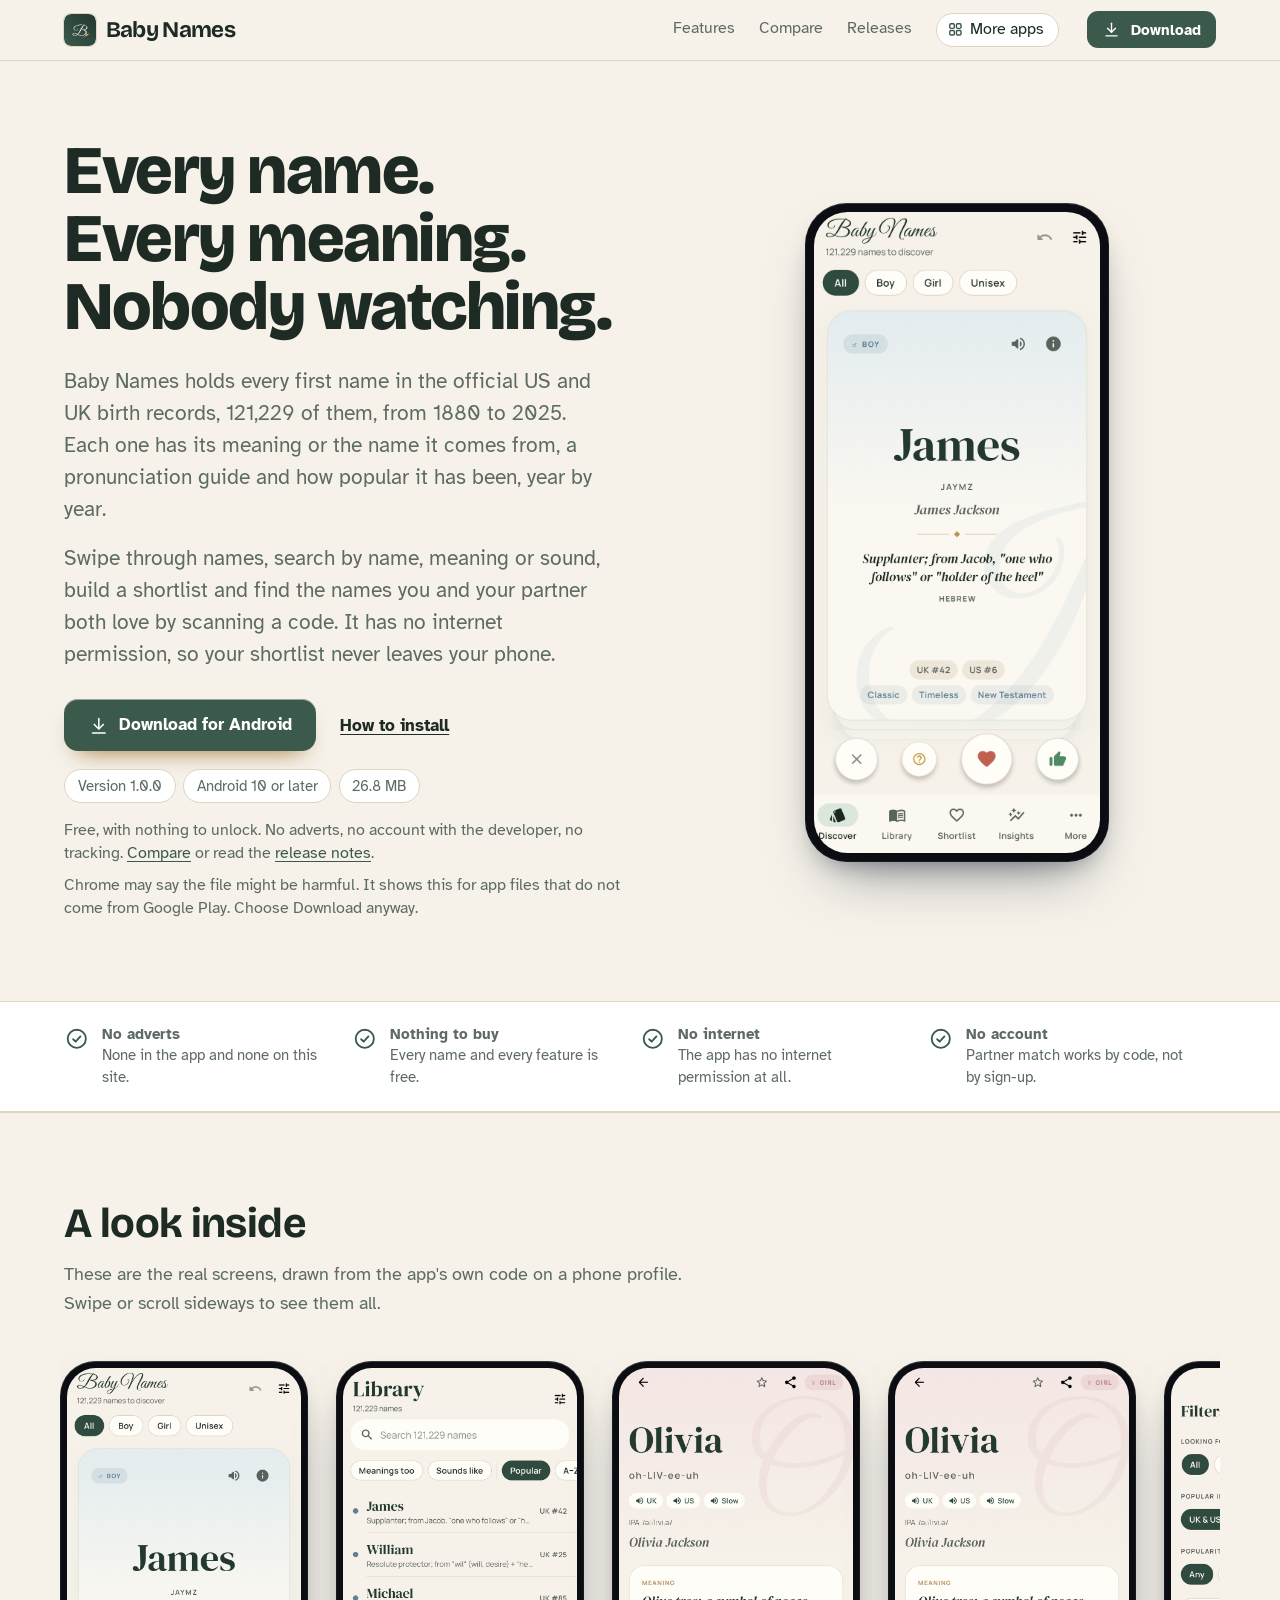
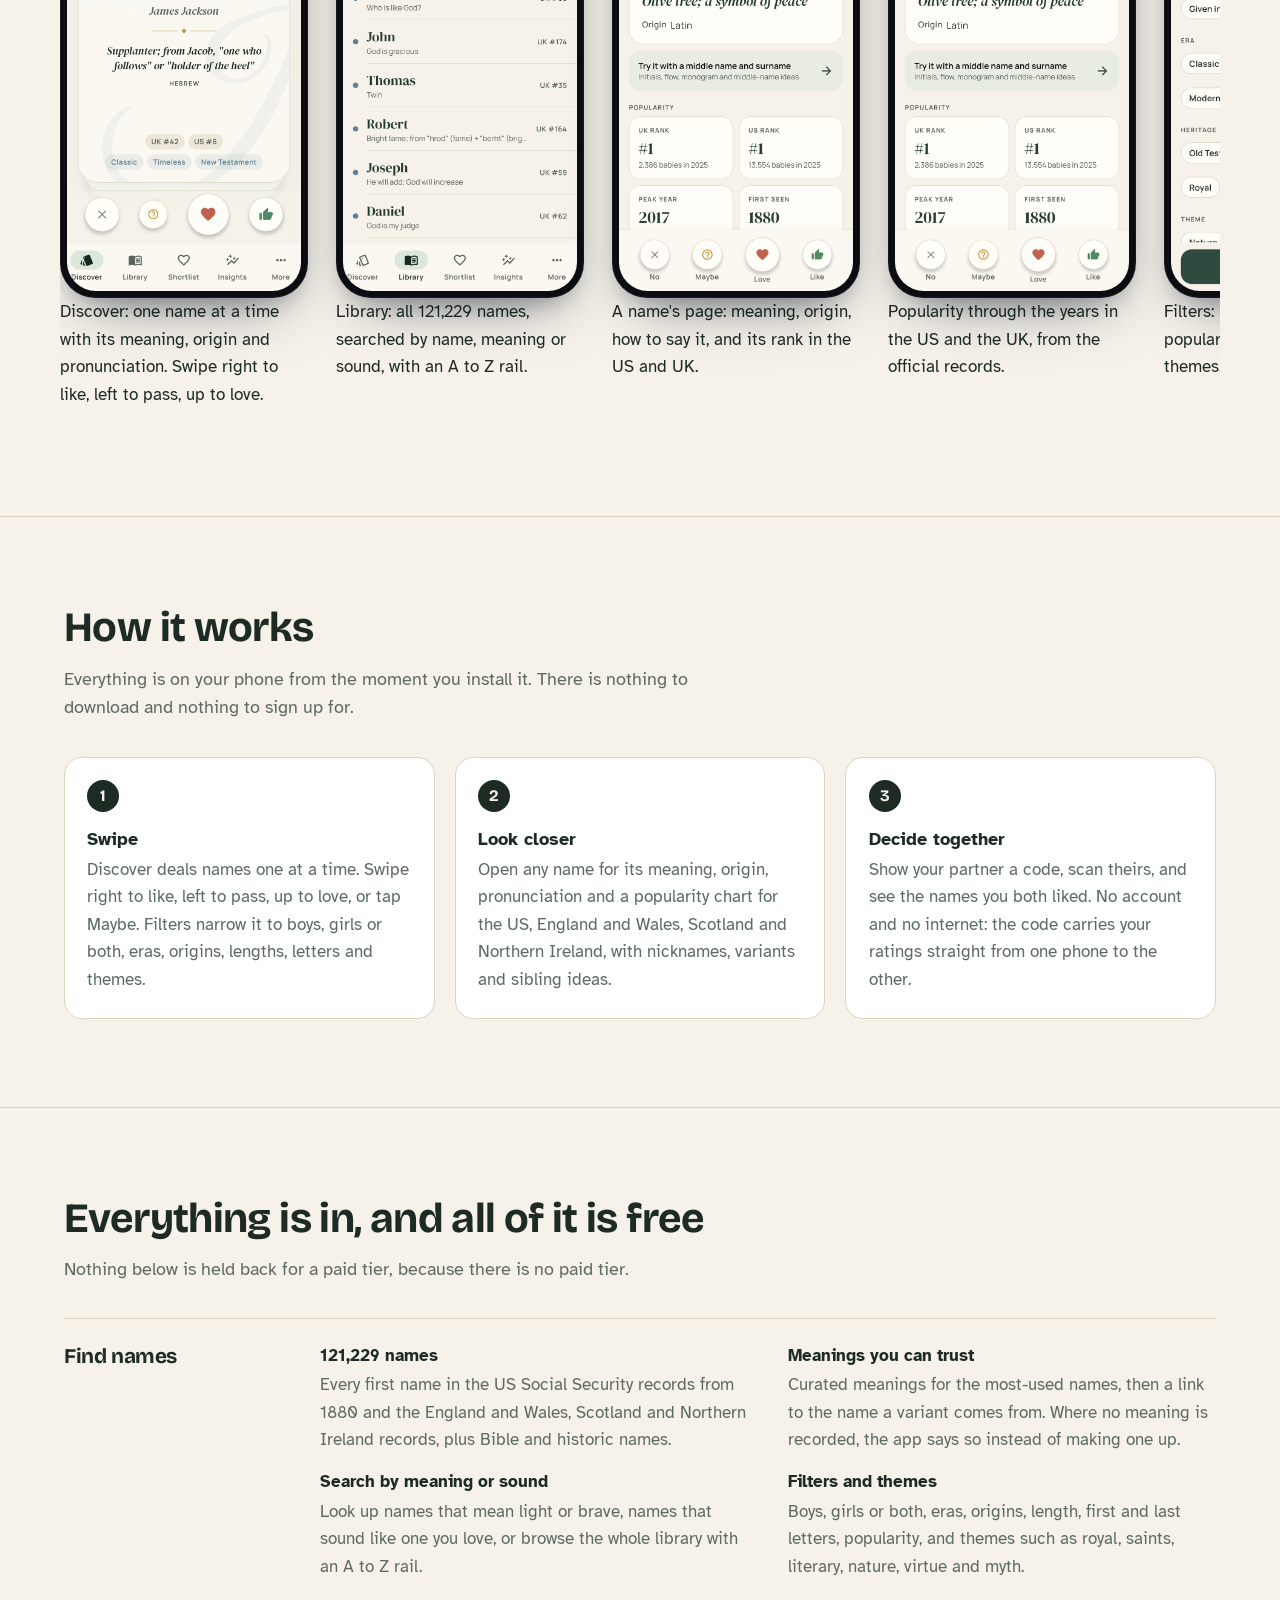
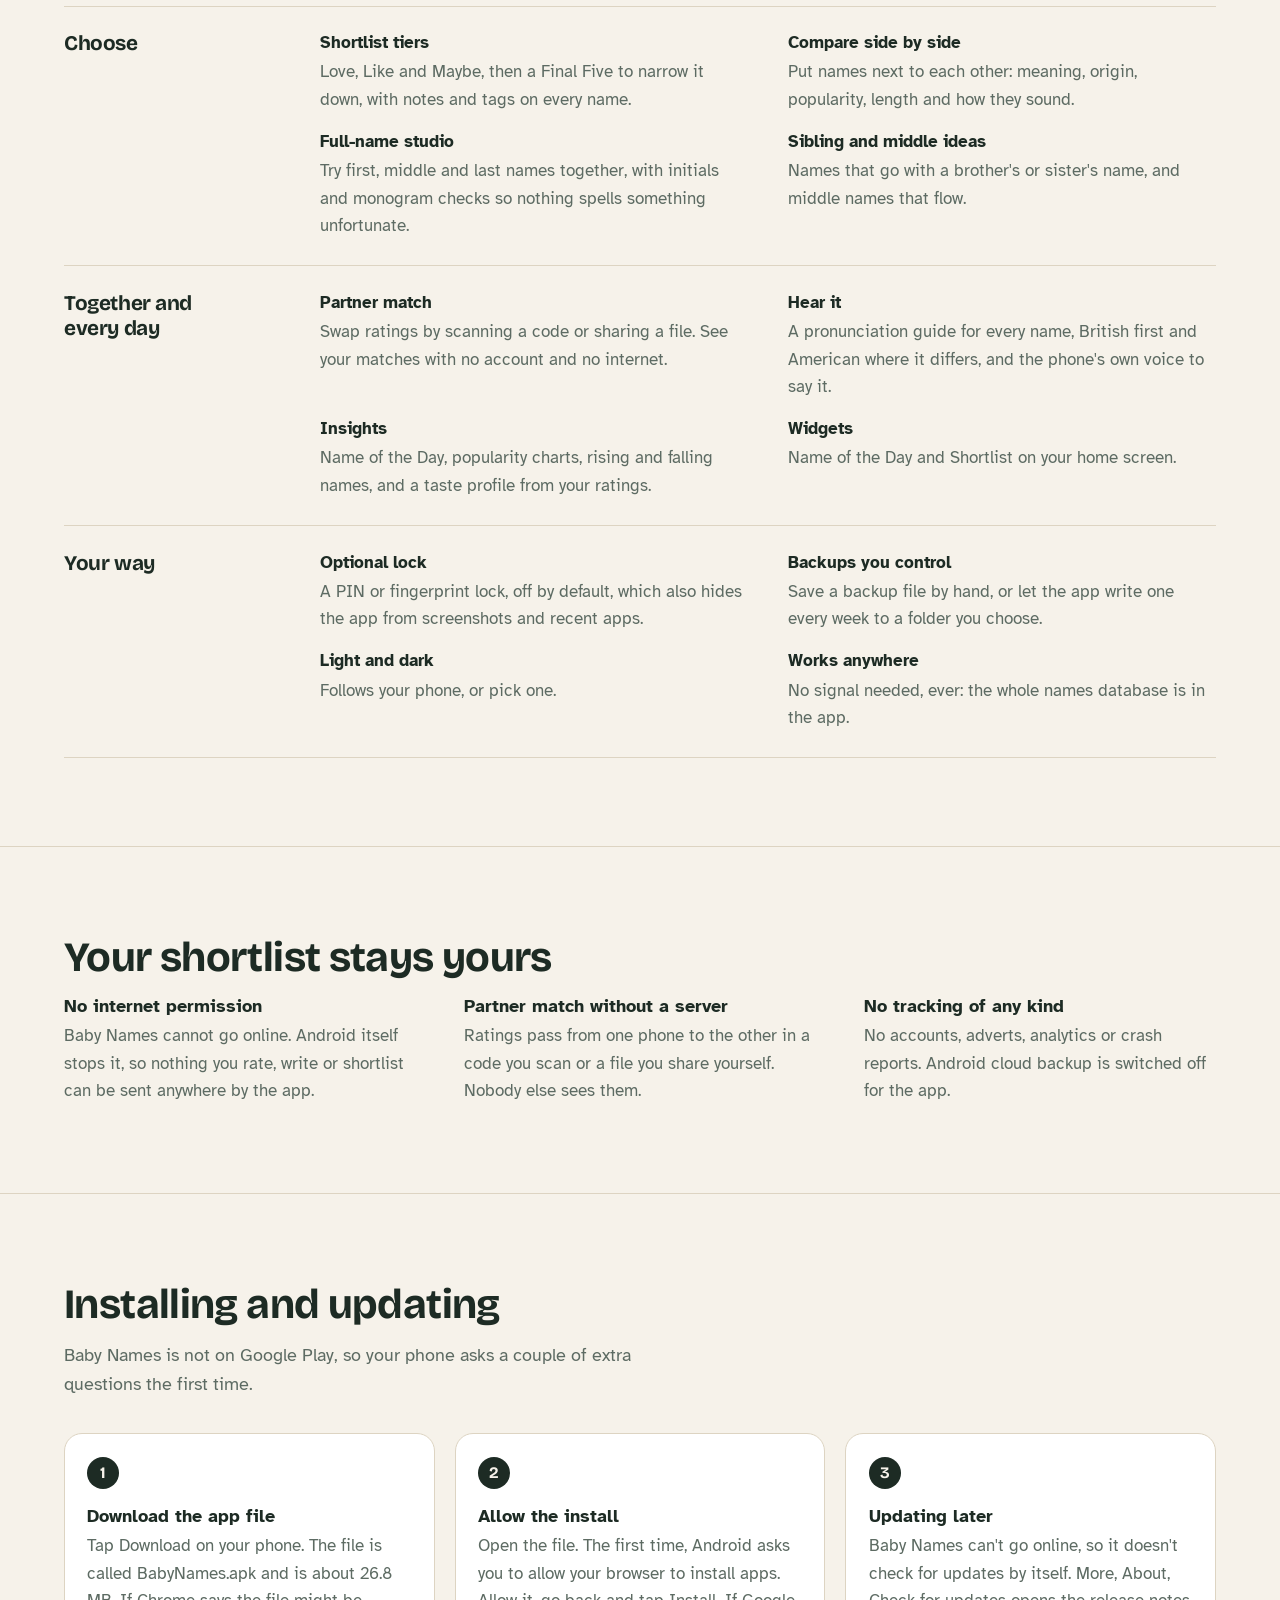
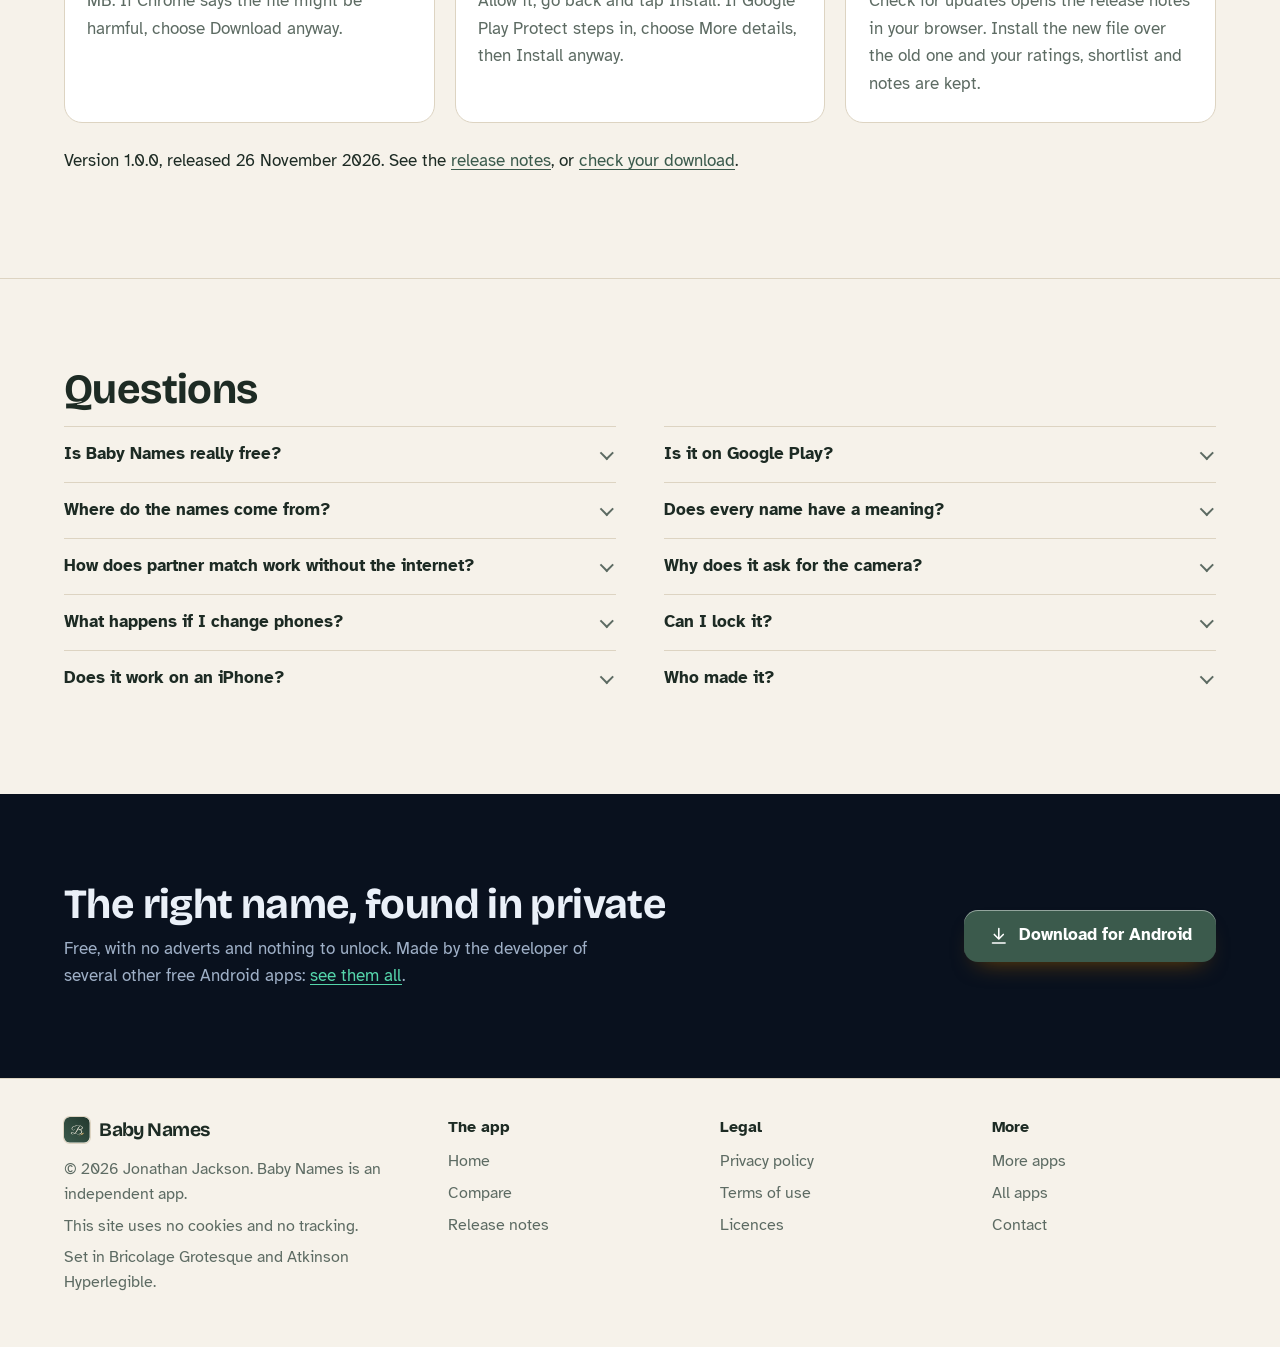
<file: index.html>
<!DOCTYPE html>
<html lang="en-GB">
<head>
<meta charset="utf-8">
<meta name="viewport" content="width=device-width, initial-scale=1">
<title>Baby Names: 121,229 US and UK baby names with meanings, private and offline</title>
<meta name="description" content="Baby Names is a free Android app with every first name in the official US and UK records, 121,229 in all, with meanings, a pronunciation guide and popularity by year. Swipe, search by name, meaning or sound, shortlist and match with your partner by code. No internet, no account, no adverts.">
<meta name="author" content="Jonathan Jackson">
<link rel="canonical" href="https://customgpter.github.io/babynames/">
<meta name="theme-color" content="#f6f2ea" media="(prefers-color-scheme: light)">
<meta name="theme-color" content="#101a15" media="(prefers-color-scheme: dark)">
<meta property="og:type" content="website">
<meta property="og:site_name" content="Baby Names">
<meta property="og:title" content="Baby Names: 121,229 US and UK baby names with meanings, private and offline">
<meta property="og:description" content="Baby Names is a free Android app with every first name in the official US and UK records, 121,229 in all, with meanings, a pronunciation guide and popularity by year. Swipe, search by name, meaning or sound, shortlist and match with your partner by code. No internet, no account, no adverts.">
<meta property="og:url" content="https://customgpter.github.io/babynames/">
<meta property="og:image" content="https://customgpter.github.io/babynames/assets/og.png">
<meta property="og:image:width" content="1200">
<meta property="og:image:height" content="630">
<meta property="og:image:alt" content="Baby Names&#x27; Discover screen: a name card with its meaning, origin and pronunciation, ready to swipe">
<meta property="og:locale" content="en_GB">
<meta name="twitter:card" content="summary_large_image">
<link rel="icon" href="./assets/favicon.svg" type="image/svg+xml">
<link rel="apple-touch-icon" href="./assets/apple-touch-icon.png">
<link rel="preload" href="./assets/fonts/bricolage-grotesque-latin.woff2" as="font" type="font/woff2" crossorigin>
<link rel="preload" href="./assets/fonts/atkinson-hyperlegible-latin-400-normal.woff2" as="font" type="font/woff2" crossorigin>
<link rel="stylesheet" href="./assets/site.css?v=1">
<link rel="stylesheet" href="./assets/house.css?v=1">
<link rel="stylesheet" href="./assets/apps-list.css?v=1">
<script src="./assets/apps-list.js?v=1" defer></script>
<script type="application/ld+json">{"@context":"https://schema.org","@type":"SoftwareApplication","name":"Baby Names","url":"https://customgpter.github.io/babynames/","description":"Baby Names is a free Android app with every first name in the official US and UK records, 121,229 in all, with meanings, a pronunciation guide and popularity by year. Swipe, search by name, meaning or sound, shortlist and match with your partner by code. No internet, no account, no adverts.","applicationCategory":"LifestyleApplication","operatingSystem":"Android 10 or later","softwareVersion":"1.0.0","downloadUrl":"https://github.com/CustomGPTer/babynames/releases/latest/download/BabyNames.apk","releaseNotes":"https://customgpter.github.io/babynames/releases.html","offers":{"@type":"Offer","price":"0","priceCurrency":"GBP"},"inLanguage":"en-GB","image":"https://customgpter.github.io/babynames/assets/og.png","featureList":["121,229 names","Meanings you can trust","Search by meaning or sound","Filters and themes","Shortlist tiers","Compare side by side","Full-name studio","Sibling and middle ideas","Partner match","Hear it","Insights","Widgets"],"author":{"@type":"Person","name":"Jonathan Jackson"}}</script>
<script type="application/ld+json">{"@context":"https://schema.org","@type":"FAQPage","mainEntity":[{"@type":"Question","name":"Is Baby Names really free?","acceptedAnswer":{"@type":"Answer","text":"Yes. There is no paid version, no subscription and no adverts, and every name and feature is there from the start."}},{"@type":"Question","name":"Is it on Google Play?","acceptedAnswer":{"@type":"Answer","text":"No. Baby Names is a personal project and is downloaded from this site as an Android app file. It needs Android 10 or later."}},{"@type":"Question","name":"Where do the names come from?","acceptedAnswer":{"@type":"Answer","text":"The official birth records: the US Social Security Administration (1880 to 2025), the Office for National Statistics for England and Wales (1996 to 2025), National Records of Scotland (1974 to 2024) and NISRA for Northern Ireland (1997 to 2024), plus Bible and historic names."}},{"@type":"Question","name":"Does every name have a meaning?","acceptedAnswer":{"@type":"Answer","text":"Every one of the 1,000 most-used names does. Many more have a meaning or a link to the name they come from. Where nothing is recorded, the app says so rather than inventing one."}},{"@type":"Question","name":"How does partner match work without the internet?","acceptedAnswer":{"@type":"Answer","text":"Each of you opens Partner match and shows a code. Scan your partner's code, or share a file through any app you like, and Baby Names shows the names you both liked. Nothing goes through a server."}},{"@type":"Question","name":"Why does it ask for the camera?","acceptedAnswer":{"@type":"Answer","text":"Only to scan your partner's code, and only when you tap Scan. It is the app's one permission."}},{"@type":"Question","name":"What happens if I change phones?","acceptedAnswer":{"@type":"Answer","text":"Make a backup in More, Backup and copy the file to your new phone, then restore it there. Android cloud backup is off for the app on purpose, so your shortlist never leaves your phone without you."}},{"@type":"Question","name":"Can I lock it?","acceptedAnswer":{"@type":"Answer","text":"Yes. Turn on the PIN or fingerprint lock in More. It is off by default, and while it is on the app is hidden from screenshots and the recent apps screen."}},{"@type":"Question","name":"Does it work on an iPhone?","acceptedAnswer":{"@type":"Answer","text":"No. Baby Names is for Android phones and tablets only."}},{"@type":"Question","name":"Who made it?","acceptedAnswer":{"@type":"Answer","text":"Baby Names is made by Jonathan Jackson, an independent developer in the United Kingdom."}}]}</script>
</head>
<body>
<a class="skip" href="#main">Skip to content</a>
<header class="masthead">
<div class="wrap">
<a class="brand" href="./" aria-label="Baby Names home"><svg viewBox="0 0 108 108" aria-hidden="true"><defs><linearGradient id="bnbg" x1="0" y1="1" x2="1" y2="0"><stop offset="0" stop-color="#3b5a4c"/><stop offset="1" stop-color="#22382e"/></linearGradient></defs><rect width="108" height="108" rx="24" fill="url(#bnbg)"/><path fill="#F7F1E3" d="M36.72 73.11Q35.7 73.11 34.38 72.9Q33.07 72.69 31.84 72.18Q30.62 71.68 29.81 70.73Q29 69.78 29 68.35Q29 66.64 30.52 65.23Q32.05 63.82 34.82 63.82Q36.86 63.82 38.61 64.49Q40.37 65.16 42.05 66.11Q43.74 67.05 45.54 67.98Q47.85 65.76 49.77 62.48Q51.69 59.2 53.61 55.43Q55.52 51.67 57.77 47.88Q60.01 44.09 62.96 40.76L65.65 37.76Q63.94 37.48 62.09 37.32Q60.24 37.16 58.25 37.16Q55.52 37.16 52.31 37.62Q49.1 38.08 45.94 39.05Q42.77 40.02 40.16 41.5Q37.55 42.98 35.98 45.01Q34.41 47.05 34.41 49.68Q34.41 51.48 35.22 52.54Q36.02 53.61 37.25 54.09Q38.47 54.58 39.72 54.58Q41.8 54.58 43.23 53.63Q44.67 52.68 45.38 51.44Q46.1 50.19 46.1 49.22Q46.1 48.89 46.56 48.89Q47.02 48.89 47.02 49.63Q47.02 51.53 45.87 52.91Q44.71 54.3 42.98 55.04Q41.25 55.78 39.49 55.78Q37.87 55.78 36.19 54.99Q34.5 54.21 33.39 52.64Q32.28 51.07 32.28 48.76Q32.28 45.98 33.85 43.83Q35.42 41.68 38.06 40.16Q40.69 38.63 43.93 37.64Q47.16 36.65 50.46 36.19Q53.77 35.72 56.68 35.72Q59.36 35.72 61.93 35.98Q64.49 36.23 66.75 36.74Q67.4 36.19 68.07 35.77Q68.74 35.35 69.3 35.12Q69.8 34.89 70.13 34.89Q70.5 34.89 70.5 35.17Q70.5 35.31 69.99 35.68Q69.39 36.14 68.95 36.53Q68.51 36.93 68.42 37.11Q73.13 38.31 76.07 40.41Q79 42.52 79 45.38Q79 47.74 77.38 49.52Q75.77 51.3 73.15 52.31Q70.54 53.33 67.59 53.47Q71.74 54.81 74.22 56.93Q76.69 59.06 76.69 62.34Q76.69 64.79 75.28 66.78Q73.87 68.76 71.54 70.17Q69.2 71.58 66.43 72.35Q63.66 73.11 60.93 73.11Q56.63 73.11 53.33 72.23Q50.03 71.35 46.47 69.73Q41.99 73.11 36.72 73.11ZM60.28 71.77Q63.15 71.77 65.51 70.89Q67.86 70.01 69.6 68.58Q71.33 67.15 72.28 65.39Q73.22 63.63 73.22 61.93Q73.22 60.31 72.25 58.81Q71.28 57.3 69.2 56.29Q66.52 54.95 64.49 54.42Q62.46 53.88 61.26 53.42Q60.79 53.19 60.65 53.1Q60.52 53.01 60.52 52.91Q60.52 52.45 60.98 52.17Q61.44 51.9 62.04 51.9Q62.96 51.9 64.03 52.04Q65.09 52.17 66.29 52.17Q69.3 52.17 71.47 50.97Q73.64 49.77 74.82 47.97Q76 46.17 76 44.41Q76 42.42 74.24 40.92Q72.48 39.42 67.86 38.22Q65.55 41.41 63.24 45.36Q60.93 49.31 58.62 53.35Q56.31 57.4 53.95 61Q51.6 64.61 49.24 67.19Q48.69 67.79 48.36 68.09Q48.04 68.39 47.48 68.9Q50.26 70.06 53.58 70.91Q56.91 71.77 60.28 71.77ZM35.79 71.68Q38.38 71.81 40.53 71.05Q42.68 70.29 44.53 68.9Q43.42 68.35 41.71 67.47Q40 66.59 38.24 65.92Q36.49 65.25 35.19 65.25Q33.48 65.25 32.6 66.15Q31.73 67.05 31.73 68.21Q31.73 69.41 32.74 70.5Q33.76 71.58 35.79 71.68Z"/><path fill="#C9A86A" d="M70,75.5 C73.5,69.5 79,66.5 84,66.2 C83,71.2 78,75.8 70,75.5 Z"/><path fill="none" stroke="#C9A86A" stroke-width="1.1" stroke-linecap="round" d="M63.5,80 C67.5,77.5 73.5,73.5 80.5,68.8"/></svg><span>Baby Names</span></a>
<nav aria-label="Main"><ul><li><a href="./#features">Features</a></li><li><a href="./compare.html">Compare</a></li><li><a href="./releases.html">Releases</a></li><li><a class="more-apps" href="./more-apps.html"><svg class="ico" viewBox="0 0 24 24" aria-hidden="true"><rect x="4" y="4" width="6.5" height="6.5" rx="1.6"/><rect x="13.5" y="4" width="6.5" height="6.5" rx="1.6"/><rect x="4" y="13.5" width="6.5" height="6.5" rx="1.6"/><rect x="13.5" y="13.5" width="6.5" height="6.5" rx="1.6"/></svg>More apps</a></li></ul></nav>
<a class="button small" href="https://github.com/CustomGPTer/babynames/releases/latest/download/BabyNames.apk"><svg class="ico" viewBox="0 0 24 24" aria-hidden="true"><path d="M12 4v11"/><path d="M7 10.5l5 5 5-5"/><path d="M5 20h14"/></svg>Download</a>
</div>
</header>
<main id="main">
<div class="hero">
<div class="wrap hero-grid">
<div class="hero-copy">
<h1>Every name. Every meaning. Nobody watching.</h1>
<p class="lede">Baby Names holds every first name in the official US and UK birth records, 121,229 of them, from 1880 to 2025. Each one has its meaning or the name it comes from, a pronunciation guide and how popular it has been, year by year.</p><p class="lede">Swipe through names, search by name, meaning or sound, build a shortlist and find the names you and your partner both love by scanning a code. It has no internet permission, so your shortlist never leaves your phone.</p>

<p class="get" id="download"><a class="button" href="https://github.com/CustomGPTer/babynames/releases/latest/download/BabyNames.apk"><svg class="ico" viewBox="0 0 24 24" aria-hidden="true"><path d="M12 4v11"/><path d="M7 10.5l5 5 5-5"/><path d="M5 20h14"/></svg>Download for Android</a><a class="aside" href="#install">How to install</a></p>
<ul class="pills"><li>Version 1.0.0</li><li>Android 10 or later</li><li>26.8 MB</li></ul>
<p class="facts">Free, with nothing to unlock. No adverts, no account with the developer, no tracking. <a href="compare.html">Compare</a> or read the <a href="releases.html">release notes</a>.</p>
<p class="facts">Chrome may say the file might be harmful. It shows this for app files that do not come from Google Play. Choose Download anyway.</p>
</div>
<div class="hero-phone"><div class="phone"><img src="./assets/screens/discover.png" alt="Discover: one name at a time with its meaning, origin and pronunciation. Swipe right to like, left to pass, up to love." width="393" height="852" fetchpriority="high"></div></div>
</div>
</div>

<section class="promises" aria-label="In short">
<div class="wrap"><ul><li><svg class="ico" viewBox="0 0 24 24" aria-hidden="true"><circle cx="12" cy="12" r="8.5"/><path d="M8.6 12.4l2.3 2.3 4.5-4.9"/></svg><span><b>No adverts</b><span>None in the app and none on this site.</span></span></li><li><svg class="ico" viewBox="0 0 24 24" aria-hidden="true"><circle cx="12" cy="12" r="8.5"/><path d="M8.6 12.4l2.3 2.3 4.5-4.9"/></svg><span><b>Nothing to buy</b><span>Every name and every feature is free.</span></span></li><li><svg class="ico" viewBox="0 0 24 24" aria-hidden="true"><circle cx="12" cy="12" r="8.5"/><path d="M8.6 12.4l2.3 2.3 4.5-4.9"/></svg><span><b>No internet</b><span>The app has no internet permission at all.</span></span></li><li><svg class="ico" viewBox="0 0 24 24" aria-hidden="true"><circle cx="12" cy="12" r="8.5"/><path d="M8.6 12.4l2.3 2.3 4.5-4.9"/></svg><span><b>No account</b><span>Partner match works by code, not by sign-up.</span></span></li></ul></div>
</section>

<section id="screens" aria-labelledby="screens-h">
<div class="wrap">
<h2 id="screens-h">A look inside</h2>
<p class="intro">These are the real screens, drawn from the app&#x27;s own code on a phone profile. Swipe or scroll sideways to see them all.</p>
<div class="gallery" tabindex="0" role="region" aria-label="Screens from Baby Names"><figure class="shot"><div class="phone"><img src="./assets/screens/discover.png" alt="Discover: one name at a time with its meaning, origin and pronunciation. Swipe right to like, left to pass, up to love." width="393" height="852" loading="eager" decoding="async"></div><figcaption>Discover: one name at a time with its meaning, origin and pronunciation. Swipe right to like, left to pass, up to love.</figcaption></figure><figure class="shot"><div class="phone"><img src="./assets/screens/library.png" alt="Library: all 121,229 names, searched by name, meaning or sound, with an A to Z rail." width="393" height="852" loading="eager" decoding="async"></div><figcaption>Library: all 121,229 names, searched by name, meaning or sound, with an A to Z rail.</figcaption></figure><figure class="shot"><div class="phone"><img src="./assets/screens/detail.png" alt="A name&#x27;s page: meaning, origin, how to say it, and its rank in the US and UK." width="393" height="852" loading="eager" decoding="async"></div><figcaption>A name&#x27;s page: meaning, origin, how to say it, and its rank in the US and UK.</figcaption></figure><figure class="shot"><div class="phone"><img src="./assets/screens/chart.png" alt="Popularity through the years in the US and the UK, from the official records." width="393" height="852" loading="eager" decoding="async"></div><figcaption>Popularity through the years in the US and the UK, from the official records.</figcaption></figure><figure class="shot"><div class="phone"><img src="./assets/screens/filters.png" alt="Filters: boys, girls or both, popularity, era, heritage and themes." width="393" height="852" loading="eager" decoding="async"></div><figcaption>Filters: boys, girls or both, popularity, era, heritage and themes.</figcaption></figure><figure class="shot"><div class="phone"><img src="./assets/screens/shortlist.png" alt="Shortlist: Love, Like and Maybe tiers and a Final Five to narrow it down." width="393" height="852" loading="eager" decoding="async"></div><figcaption>Shortlist: Love, Like and Maybe tiers and a Final Five to narrow it down.</figcaption></figure><figure class="shot"><div class="phone"><img src="./assets/screens/compare.png" alt="Compare: two names side by side, from meaning and syllables to rank and flow." width="393" height="852" loading="eager" decoding="async"></div><figcaption>Compare: two names side by side, from meaning and syllables to rank and flow.</figcaption></figure><figure class="shot"><div class="phone"><img src="./assets/screens/partner.png" alt="Partner match: swap codes and see the names you both love. No account, no internet." width="393" height="852" loading="eager" decoding="async"></div><figcaption>Partner match: swap codes and see the names you both love. No account, no internet.</figcaption></figure><figure class="shot"><div class="phone"><img src="./assets/screens/studio.png" alt="Full-name studio: hear the whole name, with initials and monogram checks." width="393" height="852" loading="eager" decoding="async"></div><figcaption>Full-name studio: hear the whole name, with initials and monogram checks.</figcaption></figure><figure class="shot"><div class="phone"><img src="./assets/screens/siblings.png" alt="Sibling match: names that sit beside a brother&#x27;s or sister&#x27;s name." width="393" height="852" loading="eager" decoding="async"></div><figcaption>Sibling match: names that sit beside a brother&#x27;s or sister&#x27;s name.</figcaption></figure><figure class="shot"><div class="phone"><img src="./assets/screens/insights.png" alt="Insights: Name of the Day, your ratings and a taste profile." width="393" height="852" loading="eager" decoding="async"></div><figcaption>Insights: Name of the Day, your ratings and a taste profile.</figcaption></figure><figure class="shot"><div class="phone"><img src="./assets/screens/dark.png" alt="Dark mode, following your phone or chosen in More." width="393" height="852" loading="eager" decoding="async"></div><figcaption>Dark mode, following your phone or chosen in More.</figcaption></figure></div>
</div>
</section>

<section id="how" aria-labelledby="how-h">
<div class="wrap">
<h2 id="how-h">How it works</h2>
<p class="intro">Everything is on your phone from the moment you install it. There is nothing to download and nothing to sign up for.</p>
<ol class="steps"><li><h3>Swipe</h3><p>Discover deals names one at a time. Swipe right to like, left to pass, up to love, or tap Maybe. Filters narrow it to boys, girls or both, eras, origins, lengths, letters and themes.</p></li><li><h3>Look closer</h3><p>Open any name for its meaning, origin, pronunciation and a popularity chart for the US, England and Wales, Scotland and Northern Ireland, with nicknames, variants and sibling ideas.</p></li><li><h3>Decide together</h3><p>Show your partner a code, scan theirs, and see the names you both liked. No account and no internet: the code carries your ratings straight from one phone to the other.</p></li></ol>
</div>
</section>

<section id="features" aria-labelledby="features-h">
<div class="wrap">
<h2 id="features-h">Everything is in, and all of it is free</h2>
<p class="intro">Nothing below is held back for a paid tier, because there is no paid tier.</p>
<div class="groups"><div class="group"><h3>Find names</h3><dl><div><dt>121,229 names</dt><dd>Every first name in the US Social Security records from 1880 and the England and Wales, Scotland and Northern Ireland records, plus Bible and historic names.</dd></div><div><dt>Meanings you can trust</dt><dd>Curated meanings for the most-used names, then a link to the name a variant comes from. Where no meaning is recorded, the app says so instead of making one up.</dd></div><div><dt>Search by meaning or sound</dt><dd>Look up names that mean light or brave, names that sound like one you love, or browse the whole library with an A to Z rail.</dd></div><div><dt>Filters and themes</dt><dd>Boys, girls or both, eras, origins, length, first and last letters, popularity, and themes such as royal, saints, literary, nature, virtue and myth.</dd></div></dl></div><div class="group"><h3>Choose</h3><dl><div><dt>Shortlist tiers</dt><dd>Love, Like and Maybe, then a Final Five to narrow it down, with notes and tags on every name.</dd></div><div><dt>Compare side by side</dt><dd>Put names next to each other: meaning, origin, popularity, length and how they sound.</dd></div><div><dt>Full-name studio</dt><dd>Try first, middle and last names together, with initials and monogram checks so nothing spells something unfortunate.</dd></div><div><dt>Sibling and middle ideas</dt><dd>Names that go with a brother's or sister's name, and middle names that flow.</dd></div></dl></div><div class="group"><h3>Together and every day</h3><dl><div><dt>Partner match</dt><dd>Swap ratings by scanning a code or sharing a file. See your matches with no account and no internet.</dd></div><div><dt>Hear it</dt><dd>A pronunciation guide for every name, British first and American where it differs, and the phone's own voice to say it.</dd></div><div><dt>Insights</dt><dd>Name of the Day, popularity charts, rising and falling names, and a taste profile from your ratings.</dd></div><div><dt>Widgets</dt><dd>Name of the Day and Shortlist on your home screen.</dd></div></dl></div><div class="group"><h3>Your way</h3><dl><div><dt>Optional lock</dt><dd>A PIN or fingerprint lock, off by default, which also hides the app from screenshots and recent apps.</dd></div><div><dt>Backups you control</dt><dd>Save a backup file by hand, or let the app write one every week to a folder you choose.</dd></div><div><dt>Light and dark</dt><dd>Follows your phone, or pick one.</dd></div><div><dt>Works anywhere</dt><dd>No signal needed, ever: the whole names database is in the app.</dd></div></dl></div></div>
</div>
</section>

<section id="privacy" aria-labelledby="privacy-h">
<div class="wrap">
<h2 id="privacy-h">Your shortlist stays yours</h2>
<ul class="plain"><li><h3>No internet permission</h3><p>Baby Names cannot go online. Android itself stops it, so nothing you rate, write or shortlist can be sent anywhere by the app.</p></li><li><h3>Partner match without a server</h3><p>Ratings pass from one phone to the other in a code you scan or a file you share yourself. Nobody else sees them.</p></li><li><h3>No tracking of any kind</h3><p>No accounts, adverts, analytics or crash reports. Android cloud backup is switched off for the app.</p></li></ul>
</div>
</section>

<section id="install" aria-labelledby="install-h">
<div class="wrap">
<h2 id="install-h">Installing and updating</h2>
<p class="intro">Baby Names is not on Google Play, so your phone asks a couple of extra questions the first time.</p>
<ol class="steps"><li><h3>Download the app file</h3><p>Tap Download on your phone. The file is called BabyNames.apk and is about 26.8 MB. If Chrome says the file might be harmful, choose Download anyway.</p></li><li><h3>Allow the install</h3><p>Open the file. The first time, Android asks you to allow your browser to install apps. Allow it, go back and tap Install. If Google Play Protect steps in, choose More details, then Install anyway.</p></li><li><h3>Updating later</h3><p>Baby Names can't go online, so it doesn't check for updates by itself. More, About, Check for updates opens the release notes in your browser. Install the new file over the old one and your ratings, shortlist and notes are kept.</p></li></ol>
<p class="after-table">Version 1.0.0, released 26 November 2026. See the <a href="releases.html">release notes</a>, or <a href="releases.html#checking">check your download</a>.</p>
</div>
</section>

<section id="questions" aria-labelledby="questions-h">
<div class="wrap">
<h2 id="questions-h">Questions</h2>
<div class="faq"><details><summary>Is Baby Names really free?</summary><p>Yes. There is no paid version, no subscription and no adverts, and every name and feature is there from the start.</p></details><details><summary>Is it on Google Play?</summary><p>No. Baby Names is a personal project and is downloaded from this site as an Android app file. It needs Android 10 or later.</p></details><details><summary>Where do the names come from?</summary><p>The official birth records: the US Social Security Administration (1880 to 2025), the Office for National Statistics for England and Wales (1996 to 2025), National Records of Scotland (1974 to 2024) and NISRA for Northern Ireland (1997 to 2024), plus Bible and historic names.</p></details><details><summary>Does every name have a meaning?</summary><p>Every one of the 1,000 most-used names does. Many more have a meaning or a link to the name they come from. Where nothing is recorded, the app says so rather than inventing one.</p></details><details><summary>How does partner match work without the internet?</summary><p>Each of you opens Partner match and shows a code. Scan your partner's code, or share a file through any app you like, and Baby Names shows the names you both liked. Nothing goes through a server.</p></details><details><summary>Why does it ask for the camera?</summary><p>Only to scan your partner's code, and only when you tap Scan. It is the app's one permission.</p></details><details><summary>What happens if I change phones?</summary><p>Make a backup in More, Backup and copy the file to your new phone, then restore it there. Android cloud backup is off for the app on purpose, so your shortlist never leaves your phone without you.</p></details><details><summary>Can I lock it?</summary><p>Yes. Turn on the PIN or fingerprint lock in More. It is off by default, and while it is on the app is hidden from screenshots and the recent apps screen.</p></details><details><summary>Does it work on an iPhone?</summary><p>No. Baby Names is for Android phones and tablets only.</p></details><details><summary>Who made it?</summary><p>Baby Names is made by Jonathan Jackson, an independent developer in the United Kingdom.</p></details></div>
</div>
</section>

<section class="closing" aria-labelledby="closing-h">
<div class="wrap">
<div><h2 id="closing-h">The right name, found in private</h2><p>Free, with no adverts and nothing to unlock. Made by the developer of several other free Android apps: <a href="more-apps.html">see them all</a>.</p></div>
<a class="button" href="https://github.com/CustomGPTer/babynames/releases/latest/download/BabyNames.apk"><svg class="ico" viewBox="0 0 24 24" aria-hidden="true"><path d="M12 4v11"/><path d="M7 10.5l5 5 5-5"/><path d="M5 20h14"/></svg>Download for Android</a>
</div>
</section>
</main>
<footer class="colophon">
<div class="wrap">
<div>
<a class="brand" href="./" aria-label="Baby Names home"><svg viewBox="0 0 108 108" aria-hidden="true"><defs><linearGradient id="bnbg" x1="0" y1="1" x2="1" y2="0"><stop offset="0" stop-color="#3b5a4c"/><stop offset="1" stop-color="#22382e"/></linearGradient></defs><rect width="108" height="108" rx="24" fill="url(#bnbg)"/><path fill="#F7F1E3" d="M36.72 73.11Q35.7 73.11 34.38 72.9Q33.07 72.69 31.84 72.18Q30.62 71.68 29.81 70.73Q29 69.78 29 68.35Q29 66.64 30.52 65.23Q32.05 63.82 34.82 63.82Q36.86 63.82 38.61 64.49Q40.37 65.16 42.05 66.11Q43.74 67.05 45.54 67.98Q47.85 65.76 49.77 62.48Q51.69 59.2 53.61 55.43Q55.52 51.67 57.77 47.88Q60.01 44.09 62.96 40.76L65.65 37.76Q63.94 37.48 62.09 37.32Q60.24 37.16 58.25 37.16Q55.52 37.16 52.31 37.62Q49.1 38.08 45.94 39.05Q42.77 40.02 40.16 41.5Q37.55 42.98 35.98 45.01Q34.41 47.05 34.41 49.68Q34.41 51.48 35.22 52.54Q36.02 53.61 37.25 54.09Q38.47 54.58 39.72 54.58Q41.8 54.58 43.23 53.63Q44.67 52.68 45.38 51.44Q46.1 50.19 46.1 49.22Q46.1 48.89 46.56 48.89Q47.02 48.89 47.02 49.63Q47.02 51.53 45.87 52.91Q44.71 54.3 42.98 55.04Q41.25 55.78 39.49 55.78Q37.87 55.78 36.19 54.99Q34.5 54.21 33.39 52.64Q32.28 51.07 32.28 48.76Q32.28 45.98 33.85 43.83Q35.42 41.68 38.06 40.16Q40.69 38.63 43.93 37.64Q47.16 36.65 50.46 36.19Q53.77 35.72 56.68 35.72Q59.36 35.72 61.93 35.98Q64.49 36.23 66.75 36.74Q67.4 36.19 68.07 35.77Q68.74 35.35 69.3 35.12Q69.8 34.89 70.13 34.89Q70.5 34.89 70.5 35.17Q70.5 35.31 69.99 35.68Q69.39 36.14 68.95 36.53Q68.51 36.93 68.42 37.11Q73.13 38.31 76.07 40.41Q79 42.52 79 45.38Q79 47.74 77.38 49.52Q75.77 51.3 73.15 52.31Q70.54 53.33 67.59 53.47Q71.74 54.81 74.22 56.93Q76.69 59.06 76.69 62.34Q76.69 64.79 75.28 66.78Q73.87 68.76 71.54 70.17Q69.2 71.58 66.43 72.35Q63.66 73.11 60.93 73.11Q56.63 73.11 53.33 72.23Q50.03 71.35 46.47 69.73Q41.99 73.11 36.72 73.11ZM60.28 71.77Q63.15 71.77 65.51 70.89Q67.86 70.01 69.6 68.58Q71.33 67.15 72.28 65.39Q73.22 63.63 73.22 61.93Q73.22 60.31 72.25 58.81Q71.28 57.3 69.2 56.29Q66.52 54.95 64.49 54.42Q62.46 53.88 61.26 53.42Q60.79 53.19 60.65 53.1Q60.52 53.01 60.52 52.91Q60.52 52.45 60.98 52.17Q61.44 51.9 62.04 51.9Q62.96 51.9 64.03 52.04Q65.09 52.17 66.29 52.17Q69.3 52.17 71.47 50.97Q73.64 49.77 74.82 47.97Q76 46.17 76 44.41Q76 42.42 74.24 40.92Q72.48 39.42 67.86 38.22Q65.55 41.41 63.24 45.36Q60.93 49.31 58.62 53.35Q56.31 57.4 53.95 61Q51.6 64.61 49.24 67.19Q48.69 67.79 48.36 68.09Q48.04 68.39 47.48 68.9Q50.26 70.06 53.58 70.91Q56.91 71.77 60.28 71.77ZM35.79 71.68Q38.38 71.81 40.53 71.05Q42.68 70.29 44.53 68.9Q43.42 68.35 41.71 67.47Q40 66.59 38.24 65.92Q36.49 65.25 35.19 65.25Q33.48 65.25 32.6 66.15Q31.73 67.05 31.73 68.21Q31.73 69.41 32.74 70.5Q33.76 71.58 35.79 71.68Z"/><path fill="#C9A86A" d="M70,75.5 C73.5,69.5 79,66.5 84,66.2 C83,71.2 78,75.8 70,75.5 Z"/><path fill="none" stroke="#C9A86A" stroke-width="1.1" stroke-linecap="round" d="M63.5,80 C67.5,77.5 73.5,73.5 80.5,68.8"/></svg><span>Baby Names</span></a>
<p>&copy; 2026 Jonathan Jackson. Baby Names is an independent app.</p>
<p>This site uses no cookies and no tracking.</p>
<p>Set in Bricolage Grotesque and Atkinson Hyperlegible.</p>
</div>
<nav aria-label="The app"><h2>The app</h2><ul>
<li><a href="./">Home</a></li>
<li><a href="./compare.html">Compare</a></li>
<li><a href="./releases.html">Release notes</a></li>

</ul></nav>
<nav aria-label="Legal"><h2>Legal</h2><ul>
<li><a href="./privacy.html">Privacy policy</a></li>
<li><a href="./terms.html">Terms of use</a></li>
<li><a href="./licences.html">Licences</a></li>
</ul></nav>
<nav aria-label="More"><h2>More</h2><ul>
<li><a href="./more-apps.html">More apps</a></li>
<li><a href="https://customgpter.github.io/">All apps</a></li>
<li><a href="https://github.com/CustomGPTer/babynames/issues">Contact</a></li>
</ul></nav>
</div>
</footer>
</body>
</html>
</file>
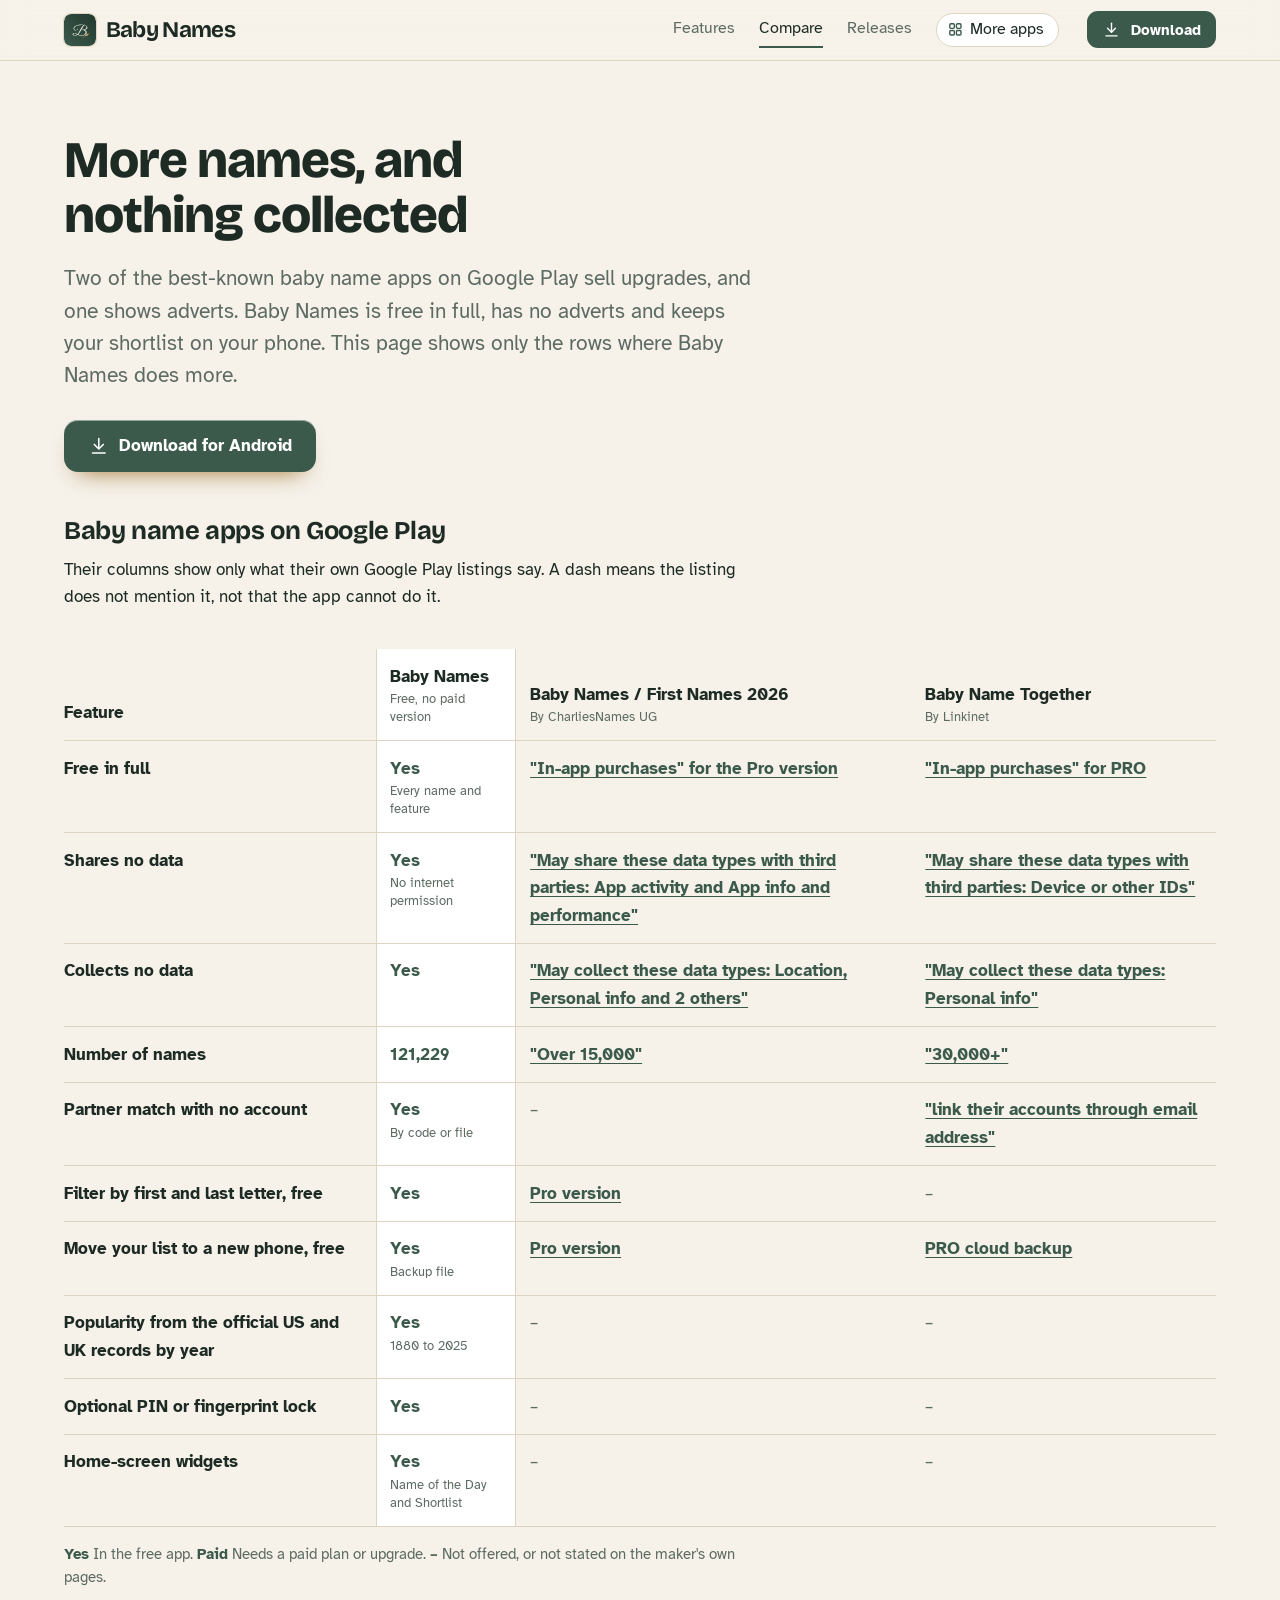
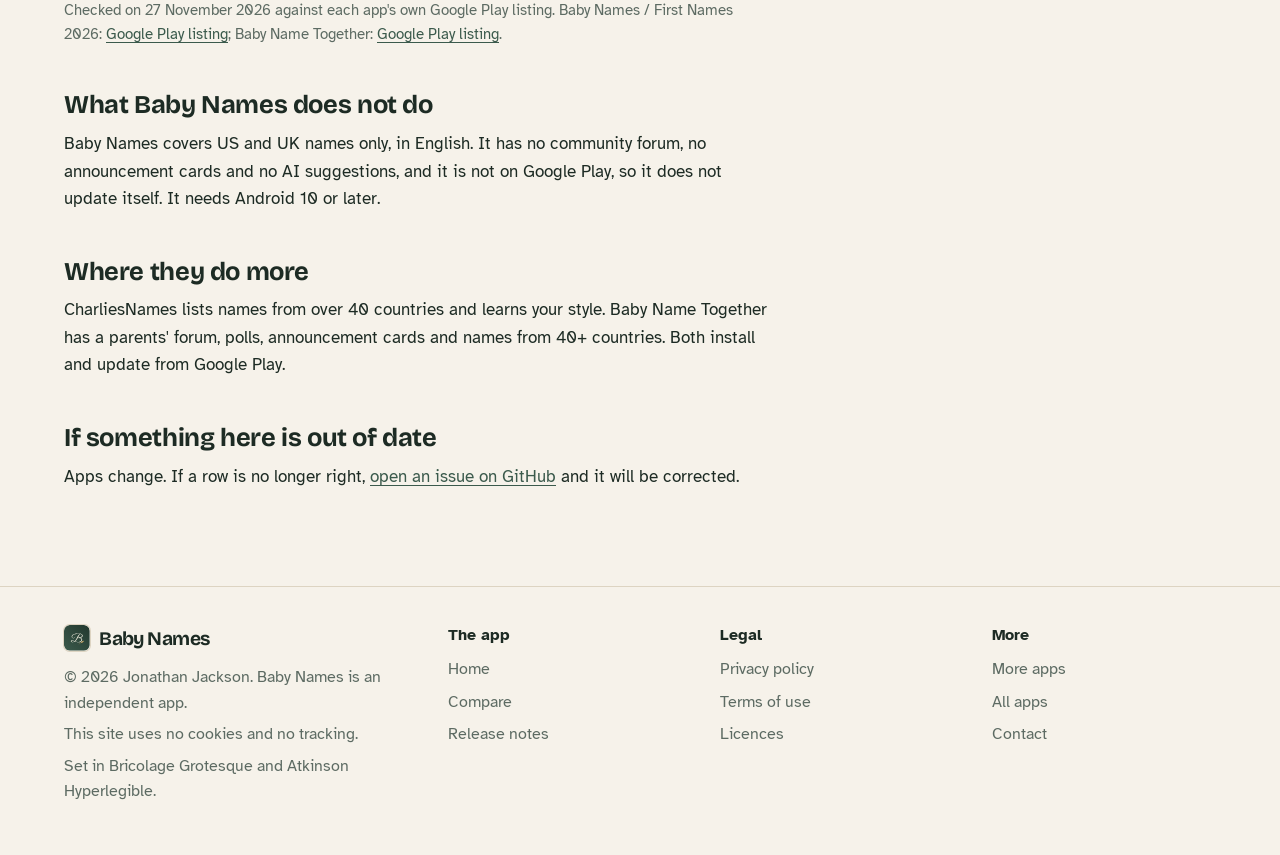
<file: compare.html>
<!DOCTYPE html>
<html lang="en-GB">
<head>
<meta charset="utf-8">
<meta name="viewport" content="width=device-width, initial-scale=1">
<title>Baby Names compared with other baby name apps</title>
<meta name="description" content="How Baby Names compares with CharliesNames and Baby Name Together, row by row, with each claim linked to the app&#x27;s own Google Play listing.">
<meta name="author" content="Jonathan Jackson">
<link rel="canonical" href="https://customgpter.github.io/babynames/compare.html">
<meta name="theme-color" content="#f6f2ea" media="(prefers-color-scheme: light)">
<meta name="theme-color" content="#101a15" media="(prefers-color-scheme: dark)">
<meta property="og:type" content="website">
<meta property="og:site_name" content="Baby Names">
<meta property="og:title" content="Baby Names compared with other baby name apps">
<meta property="og:description" content="How Baby Names compares with CharliesNames and Baby Name Together, row by row, with each claim linked to the app&#x27;s own Google Play listing.">
<meta property="og:url" content="https://customgpter.github.io/babynames/compare.html">
<meta property="og:image" content="https://customgpter.github.io/babynames/assets/og.png">
<meta property="og:image:width" content="1200">
<meta property="og:image:height" content="630">
<meta property="og:image:alt" content="Baby Names&#x27; Discover screen: a name card with its meaning, origin and pronunciation, ready to swipe">
<meta property="og:locale" content="en_GB">
<meta name="twitter:card" content="summary_large_image">
<link rel="icon" href="./assets/favicon.svg" type="image/svg+xml">
<link rel="apple-touch-icon" href="./assets/apple-touch-icon.png">
<link rel="preload" href="./assets/fonts/bricolage-grotesque-latin.woff2" as="font" type="font/woff2" crossorigin>
<link rel="preload" href="./assets/fonts/atkinson-hyperlegible-latin-400-normal.woff2" as="font" type="font/woff2" crossorigin>
<link rel="stylesheet" href="./assets/site.css?v=1">
<link rel="stylesheet" href="./assets/house.css?v=1">
<link rel="stylesheet" href="./assets/apps-list.css?v=1">
<script src="./assets/apps-list.js?v=1" defer></script>
</head>
<body>
<a class="skip" href="#main">Skip to content</a>
<header class="masthead">
<div class="wrap">
<a class="brand" href="./" aria-label="Baby Names home"><svg viewBox="0 0 108 108" aria-hidden="true"><defs><linearGradient id="bnbg" x1="0" y1="1" x2="1" y2="0"><stop offset="0" stop-color="#3b5a4c"/><stop offset="1" stop-color="#22382e"/></linearGradient></defs><rect width="108" height="108" rx="24" fill="url(#bnbg)"/><path fill="#F7F1E3" d="M36.72 73.11Q35.7 73.11 34.38 72.9Q33.07 72.69 31.84 72.18Q30.62 71.68 29.81 70.73Q29 69.78 29 68.35Q29 66.64 30.52 65.23Q32.05 63.82 34.82 63.82Q36.86 63.82 38.61 64.49Q40.37 65.16 42.05 66.11Q43.74 67.05 45.54 67.98Q47.85 65.76 49.77 62.48Q51.69 59.2 53.61 55.43Q55.52 51.67 57.77 47.88Q60.01 44.09 62.96 40.76L65.65 37.76Q63.94 37.48 62.09 37.32Q60.24 37.16 58.25 37.16Q55.52 37.16 52.31 37.62Q49.1 38.08 45.94 39.05Q42.77 40.02 40.16 41.5Q37.55 42.98 35.98 45.01Q34.41 47.05 34.41 49.68Q34.41 51.48 35.22 52.54Q36.02 53.61 37.25 54.09Q38.47 54.58 39.72 54.58Q41.8 54.58 43.23 53.63Q44.67 52.68 45.38 51.44Q46.1 50.19 46.1 49.22Q46.1 48.89 46.56 48.89Q47.02 48.89 47.02 49.63Q47.02 51.53 45.87 52.91Q44.71 54.3 42.98 55.04Q41.25 55.78 39.49 55.78Q37.87 55.78 36.19 54.99Q34.5 54.21 33.39 52.64Q32.28 51.07 32.28 48.76Q32.28 45.98 33.85 43.83Q35.42 41.68 38.06 40.16Q40.69 38.63 43.93 37.64Q47.16 36.65 50.46 36.19Q53.77 35.72 56.68 35.72Q59.36 35.72 61.93 35.98Q64.49 36.23 66.75 36.74Q67.4 36.19 68.07 35.77Q68.74 35.35 69.3 35.12Q69.8 34.89 70.13 34.89Q70.5 34.89 70.5 35.17Q70.5 35.31 69.99 35.68Q69.39 36.14 68.95 36.53Q68.51 36.93 68.42 37.11Q73.13 38.31 76.07 40.41Q79 42.52 79 45.38Q79 47.74 77.38 49.52Q75.77 51.3 73.15 52.31Q70.54 53.33 67.59 53.47Q71.74 54.81 74.22 56.93Q76.69 59.06 76.69 62.34Q76.69 64.79 75.28 66.78Q73.87 68.76 71.54 70.17Q69.2 71.58 66.43 72.35Q63.66 73.11 60.93 73.11Q56.63 73.11 53.33 72.23Q50.03 71.35 46.47 69.73Q41.99 73.11 36.72 73.11ZM60.28 71.77Q63.15 71.77 65.51 70.89Q67.86 70.01 69.6 68.58Q71.33 67.15 72.28 65.39Q73.22 63.63 73.22 61.93Q73.22 60.31 72.25 58.81Q71.28 57.3 69.2 56.29Q66.52 54.95 64.49 54.42Q62.46 53.88 61.26 53.42Q60.79 53.19 60.65 53.1Q60.52 53.01 60.52 52.91Q60.52 52.45 60.98 52.17Q61.44 51.9 62.04 51.9Q62.96 51.9 64.03 52.04Q65.09 52.17 66.29 52.17Q69.3 52.17 71.47 50.97Q73.64 49.77 74.82 47.97Q76 46.17 76 44.41Q76 42.42 74.24 40.92Q72.48 39.42 67.86 38.22Q65.55 41.41 63.24 45.36Q60.93 49.31 58.62 53.35Q56.31 57.4 53.95 61Q51.6 64.61 49.24 67.19Q48.69 67.79 48.36 68.09Q48.04 68.39 47.48 68.9Q50.26 70.06 53.58 70.91Q56.91 71.77 60.28 71.77ZM35.79 71.68Q38.38 71.81 40.53 71.05Q42.68 70.29 44.53 68.9Q43.42 68.35 41.71 67.47Q40 66.59 38.24 65.92Q36.49 65.25 35.19 65.25Q33.48 65.25 32.6 66.15Q31.73 67.05 31.73 68.21Q31.73 69.41 32.74 70.5Q33.76 71.58 35.79 71.68Z"/><path fill="#C9A86A" d="M70,75.5 C73.5,69.5 79,66.5 84,66.2 C83,71.2 78,75.8 70,75.5 Z"/><path fill="none" stroke="#C9A86A" stroke-width="1.1" stroke-linecap="round" d="M63.5,80 C67.5,77.5 73.5,73.5 80.5,68.8"/></svg><span>Baby Names</span></a>
<nav aria-label="Main"><ul><li><a href="./#features">Features</a></li><li><a href="./compare.html" aria-current="page">Compare</a></li><li><a href="./releases.html">Releases</a></li><li><a class="more-apps" href="./more-apps.html"><svg class="ico" viewBox="0 0 24 24" aria-hidden="true"><rect x="4" y="4" width="6.5" height="6.5" rx="1.6"/><rect x="13.5" y="4" width="6.5" height="6.5" rx="1.6"/><rect x="4" y="13.5" width="6.5" height="6.5" rx="1.6"/><rect x="13.5" y="13.5" width="6.5" height="6.5" rx="1.6"/></svg>More apps</a></li></ul></nav>
<a class="button small" href="https://github.com/CustomGPTer/babynames/releases/latest/download/BabyNames.apk"><svg class="ico" viewBox="0 0 24 24" aria-hidden="true"><path d="M12 4v11"/><path d="M7 10.5l5 5 5-5"/><path d="M5 20h14"/></svg>Download</a>
</div>
</header>
<main id="main" class="doc">
<div class="wrap">
<div class="measure">
<h1>More names, and nothing collected</h1>
<p class="lede">Two of the best-known baby name apps on Google Play sell upgrades, and one shows adverts. Baby Names is free in full, has no adverts and keeps your shortlist on your phone. This page shows only the rows where Baby Names does more.</p>
<p class="get"><a class="button" href="https://github.com/CustomGPTer/babynames/releases/latest/download/BabyNames.apk"><svg class="ico" viewBox="0 0 24 24" aria-hidden="true"><path d="M12 4v11"/><path d="M7 10.5l5 5 5-5"/><path d="M5 20h14"/></svg>Download for Android</a></p>
<h2 id="table">Baby name apps on Google Play</h2>
<p>Their columns show only what their own Google Play listings say. A dash means the listing does not mention it, not that the app cannot do it.</p>
</div>
<div class="scroll">
<table class="cmp">
<thead><tr><th scope="col">Feature</th><th scope="col" class="ours">Baby Names<small>Free, no paid version</small></th><th scope="col">Baby Names / First Names 2026<small>By CharliesNames UG</small></th><th scope="col">Baby Name Together<small>By Linkinet</small></th></tr></thead>
<tbody>
<tr><th scope="row">Free in full</th><td class="yes ours"><span class="app">Baby Names</span><span class="v">Yes<small>Every name and feature</small></span></td><td class="pay"><span class="app">Baby Names / First Names 2026</span><span class="v"><a href="https://play.google.com/store/apps/details?id=com.charlie_names.charlies_names&hl=en_GB">"In-app purchases" for the Pro version</a></span></td><td class="pay"><span class="app">Baby Name Together</span><span class="v"><a href="https://play.google.com/store/apps/details?id=com.BabyName.start&hl=en_GB">"In-app purchases" for PRO</a></span></td></tr>
<tr><th scope="row">Shares no data</th><td class="yes ours"><span class="app">Baby Names</span><span class="v">Yes<small>No internet permission</small></span></td><td class="pay"><span class="app">Baby Names / First Names 2026</span><span class="v"><a href="https://play.google.com/store/apps/details?id=com.charlie_names.charlies_names&hl=en_GB">"May share these data types with third parties: App activity and App info and performance"</a></span></td><td class="pay"><span class="app">Baby Name Together</span><span class="v"><a href="https://play.google.com/store/apps/details?id=com.BabyName.start&hl=en_GB">"May share these data types with third parties: Device or other IDs"</a></span></td></tr>
<tr><th scope="row">Collects no data</th><td class="yes ours"><span class="app">Baby Names</span><span class="v">Yes</span></td><td class="pay"><span class="app">Baby Names / First Names 2026</span><span class="v"><a href="https://play.google.com/store/apps/details?id=com.charlie_names.charlies_names&hl=en_GB">"May collect these data types: Location, Personal info and 2 others"</a></span></td><td class="pay"><span class="app">Baby Name Together</span><span class="v"><a href="https://play.google.com/store/apps/details?id=com.BabyName.start&hl=en_GB">"May collect these data types: Personal info"</a></span></td></tr>
<tr><th scope="row">Number of names</th><td class="yes ours"><span class="app">Baby Names</span><span class="v">121,229</span></td><td class="pay"><span class="app">Baby Names / First Names 2026</span><span class="v"><a href="https://play.google.com/store/apps/details?id=com.charlie_names.charlies_names&hl=en_GB">"Over 15,000"</a></span></td><td class="pay"><span class="app">Baby Name Together</span><span class="v"><a href="https://play.google.com/store/apps/details?id=com.BabyName.start&hl=en_GB">"30,000+"</a></span></td></tr>
<tr><th scope="row">Partner match with no account</th><td class="yes ours"><span class="app">Baby Names</span><span class="v">Yes<small>By code or file</small></span></td><td class="na"><span class="app">Baby Names / First Names 2026</span><span class="v">&ndash;</span></td><td class="pay"><span class="app">Baby Name Together</span><span class="v"><a href="https://play.google.com/store/apps/details?id=com.BabyName.start&hl=en_GB">"link their accounts through email address"</a></span></td></tr>
<tr><th scope="row">Filter by first and last letter, free</th><td class="yes ours"><span class="app">Baby Names</span><span class="v">Yes</span></td><td class="pay"><span class="app">Baby Names / First Names 2026</span><span class="v"><a href="https://play.google.com/store/apps/details?id=com.charlie_names.charlies_names&hl=en_GB">Pro version</a></span></td><td class="na"><span class="app">Baby Name Together</span><span class="v">&ndash;</span></td></tr>
<tr><th scope="row">Move your list to a new phone, free</th><td class="yes ours"><span class="app">Baby Names</span><span class="v">Yes<small>Backup file</small></span></td><td class="pay"><span class="app">Baby Names / First Names 2026</span><span class="v"><a href="https://play.google.com/store/apps/details?id=com.charlie_names.charlies_names&hl=en_GB">Pro version</a></span></td><td class="pay"><span class="app">Baby Name Together</span><span class="v"><a href="https://play.google.com/store/apps/details?id=com.BabyName.start&hl=en_GB">PRO cloud backup</a></span></td></tr>
<tr><th scope="row">Popularity from the official US and UK records by year</th><td class="yes ours"><span class="app">Baby Names</span><span class="v">Yes<small>1880 to 2025</small></span></td><td class="na"><span class="app">Baby Names / First Names 2026</span><span class="v">&ndash;</span></td><td class="na"><span class="app">Baby Name Together</span><span class="v">&ndash;</span></td></tr>
<tr><th scope="row">Optional PIN or fingerprint lock</th><td class="yes ours"><span class="app">Baby Names</span><span class="v">Yes</span></td><td class="na"><span class="app">Baby Names / First Names 2026</span><span class="v">&ndash;</span></td><td class="na"><span class="app">Baby Name Together</span><span class="v">&ndash;</span></td></tr>
<tr><th scope="row">Home-screen widgets</th><td class="yes ours"><span class="app">Baby Names</span><span class="v">Yes<small>Name of the Day and Shortlist</small></span></td><td class="na"><span class="app">Baby Names / First Names 2026</span><span class="v">&ndash;</span></td><td class="na"><span class="app">Baby Name Together</span><span class="v">&ndash;</span></td></tr>
</tbody>
</table>
</div>
<div class="measure">
<p class="key"><strong class="yes">Yes</strong> In the free app. <strong class="pay">Paid</strong> Needs a paid plan or upgrade. <strong>&ndash;</strong> Not offered, or not stated on the maker's own pages.</p>
<p class="key">Checked on 27 November 2026 against each app's own Google Play listing. Baby Names / First Names 2026: <a href="https://play.google.com/store/apps/details?id=com.charlie_names.charlies_names&hl=en_GB">Google Play listing</a>; Baby Name Together: <a href="https://play.google.com/store/apps/details?id=com.BabyName.start&hl=en_GB">Google Play listing</a>.</p>
<h2>What Baby Names does not do</h2><p>Baby Names covers US and UK names only, in English. It has no community forum, no announcement cards and no AI suggestions, and it is not on Google Play, so it does not update itself. It needs Android 10 or later.</p><h2>Where they do more</h2><p>CharliesNames lists names from over 40 countries and learns your style. Baby Name Together has a parents' forum, polls, announcement cards and names from 40+ countries. Both install and update from Google Play.</p>
<h2 id="wrong">If something here is out of date</h2>
<p>Apps change. If a row is no longer right, <a href="https://github.com/CustomGPTer/babynames/issues">open an issue on GitHub</a> and it will be corrected.</p>
</div>
</div>
</main>
<footer class="colophon">
<div class="wrap">
<div>
<a class="brand" href="./" aria-label="Baby Names home"><svg viewBox="0 0 108 108" aria-hidden="true"><defs><linearGradient id="bnbg" x1="0" y1="1" x2="1" y2="0"><stop offset="0" stop-color="#3b5a4c"/><stop offset="1" stop-color="#22382e"/></linearGradient></defs><rect width="108" height="108" rx="24" fill="url(#bnbg)"/><path fill="#F7F1E3" d="M36.72 73.11Q35.7 73.11 34.38 72.9Q33.07 72.69 31.84 72.18Q30.62 71.68 29.81 70.73Q29 69.78 29 68.35Q29 66.64 30.52 65.23Q32.05 63.82 34.82 63.82Q36.86 63.82 38.61 64.49Q40.37 65.16 42.05 66.11Q43.74 67.05 45.54 67.98Q47.85 65.76 49.77 62.48Q51.69 59.2 53.61 55.43Q55.52 51.67 57.77 47.88Q60.01 44.09 62.96 40.76L65.65 37.76Q63.94 37.48 62.09 37.32Q60.24 37.16 58.25 37.16Q55.52 37.16 52.31 37.62Q49.1 38.08 45.94 39.05Q42.77 40.02 40.16 41.5Q37.55 42.98 35.98 45.01Q34.41 47.05 34.41 49.68Q34.41 51.48 35.22 52.54Q36.02 53.61 37.25 54.09Q38.47 54.58 39.72 54.58Q41.8 54.58 43.23 53.63Q44.67 52.68 45.38 51.44Q46.1 50.19 46.1 49.22Q46.1 48.89 46.56 48.89Q47.02 48.89 47.02 49.63Q47.02 51.53 45.87 52.91Q44.71 54.3 42.98 55.04Q41.25 55.78 39.49 55.78Q37.87 55.78 36.19 54.99Q34.5 54.21 33.39 52.64Q32.28 51.07 32.28 48.76Q32.28 45.98 33.85 43.83Q35.42 41.68 38.06 40.16Q40.69 38.63 43.93 37.64Q47.16 36.65 50.46 36.19Q53.77 35.72 56.68 35.72Q59.36 35.72 61.93 35.98Q64.49 36.23 66.75 36.74Q67.4 36.19 68.07 35.77Q68.74 35.35 69.3 35.12Q69.8 34.89 70.13 34.89Q70.5 34.89 70.5 35.17Q70.5 35.31 69.99 35.68Q69.39 36.14 68.95 36.53Q68.51 36.93 68.42 37.11Q73.13 38.31 76.07 40.41Q79 42.52 79 45.38Q79 47.74 77.38 49.52Q75.77 51.3 73.15 52.31Q70.54 53.33 67.59 53.47Q71.74 54.81 74.22 56.93Q76.69 59.06 76.69 62.34Q76.69 64.79 75.28 66.78Q73.87 68.76 71.54 70.17Q69.2 71.58 66.43 72.35Q63.66 73.11 60.93 73.11Q56.63 73.11 53.33 72.23Q50.03 71.35 46.47 69.73Q41.99 73.11 36.72 73.11ZM60.28 71.77Q63.15 71.77 65.51 70.89Q67.86 70.01 69.6 68.58Q71.33 67.15 72.28 65.39Q73.22 63.63 73.22 61.93Q73.22 60.31 72.25 58.81Q71.28 57.3 69.2 56.29Q66.52 54.95 64.49 54.42Q62.46 53.88 61.26 53.42Q60.79 53.19 60.65 53.1Q60.52 53.01 60.52 52.91Q60.52 52.45 60.98 52.17Q61.44 51.9 62.04 51.9Q62.96 51.9 64.03 52.04Q65.09 52.17 66.29 52.17Q69.3 52.17 71.47 50.97Q73.64 49.77 74.82 47.97Q76 46.17 76 44.41Q76 42.42 74.24 40.92Q72.48 39.42 67.86 38.22Q65.55 41.41 63.24 45.36Q60.93 49.31 58.62 53.35Q56.31 57.4 53.95 61Q51.6 64.61 49.24 67.19Q48.69 67.79 48.36 68.09Q48.04 68.39 47.48 68.9Q50.26 70.06 53.58 70.91Q56.91 71.77 60.28 71.77ZM35.79 71.68Q38.38 71.81 40.53 71.05Q42.68 70.29 44.53 68.9Q43.42 68.35 41.71 67.47Q40 66.59 38.24 65.92Q36.49 65.25 35.19 65.25Q33.48 65.25 32.6 66.15Q31.73 67.05 31.73 68.21Q31.73 69.41 32.74 70.5Q33.76 71.58 35.79 71.68Z"/><path fill="#C9A86A" d="M70,75.5 C73.5,69.5 79,66.5 84,66.2 C83,71.2 78,75.8 70,75.5 Z"/><path fill="none" stroke="#C9A86A" stroke-width="1.1" stroke-linecap="round" d="M63.5,80 C67.5,77.5 73.5,73.5 80.5,68.8"/></svg><span>Baby Names</span></a>
<p>&copy; 2026 Jonathan Jackson. Baby Names is an independent app.</p>
<p>This site uses no cookies and no tracking.</p>
<p>Set in Bricolage Grotesque and Atkinson Hyperlegible.</p>
</div>
<nav aria-label="The app"><h2>The app</h2><ul>
<li><a href="./">Home</a></li>
<li><a href="./compare.html">Compare</a></li>
<li><a href="./releases.html">Release notes</a></li>

</ul></nav>
<nav aria-label="Legal"><h2>Legal</h2><ul>
<li><a href="./privacy.html">Privacy policy</a></li>
<li><a href="./terms.html">Terms of use</a></li>
<li><a href="./licences.html">Licences</a></li>
</ul></nav>
<nav aria-label="More"><h2>More</h2><ul>
<li><a href="./more-apps.html">More apps</a></li>
<li><a href="https://customgpter.github.io/">All apps</a></li>
<li><a href="https://github.com/CustomGPTer/babynames/issues">Contact</a></li>
</ul></nav>
</div>
</footer>
</body>
</html>
</file>
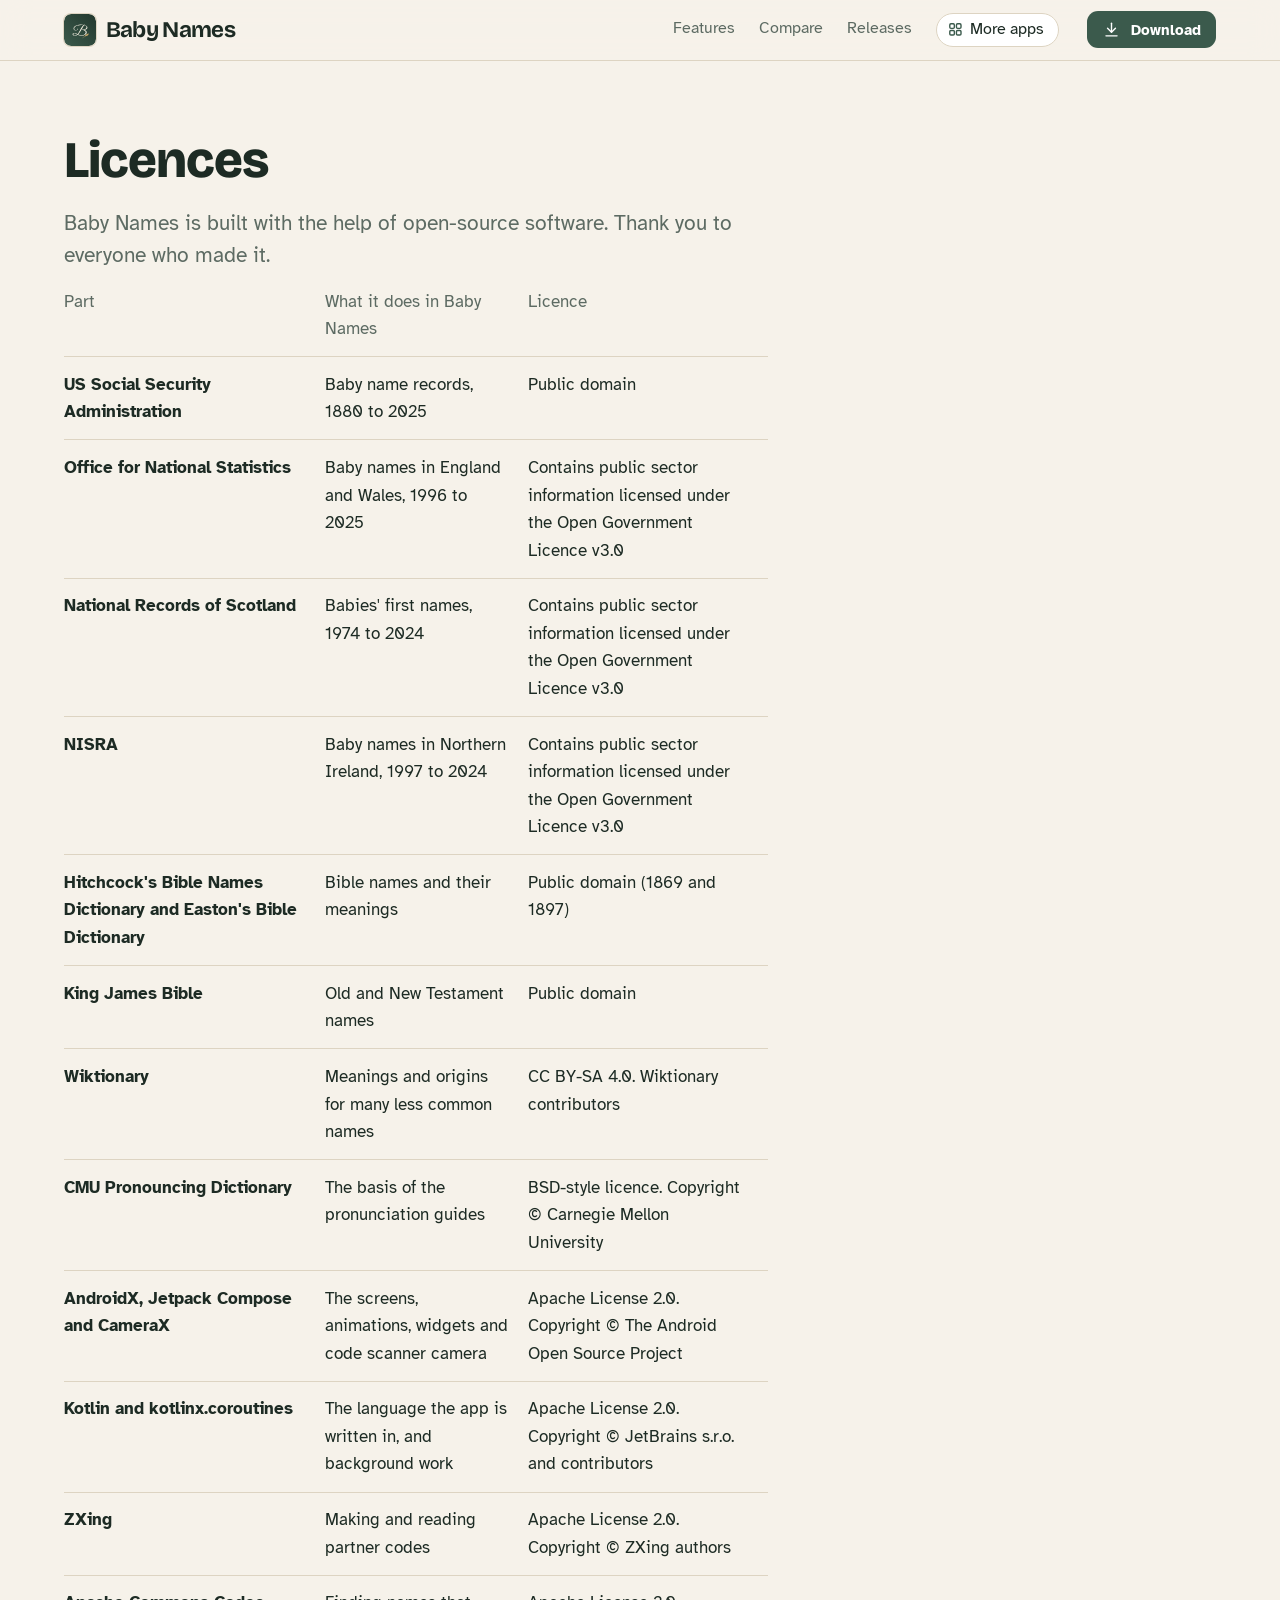
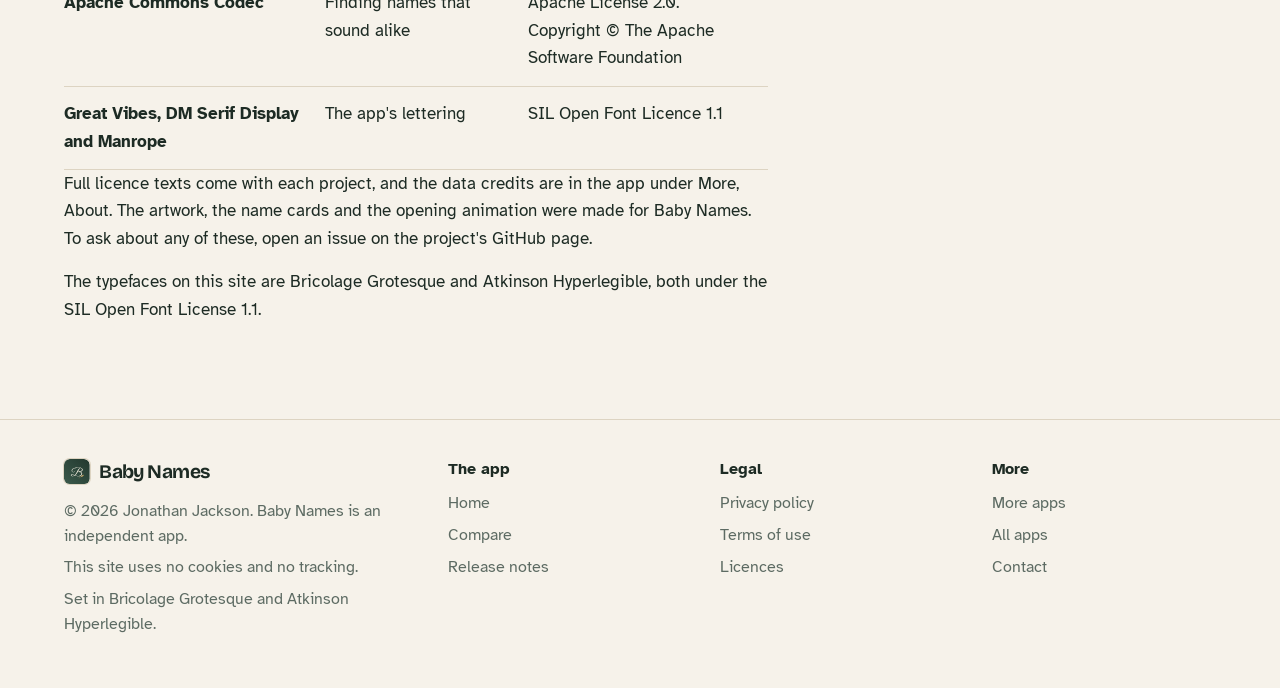
<file: licences.html>
<!DOCTYPE html>
<html lang="en-GB">
<head>
<meta charset="utf-8">
<meta name="viewport" content="width=device-width, initial-scale=1">
<title>Baby Names licences</title>
<meta name="description" content="The open-source parts inside Baby Names and their licences.">
<meta name="author" content="Jonathan Jackson">
<link rel="canonical" href="https://customgpter.github.io/babynames/licences.html">
<meta name="theme-color" content="#f6f2ea" media="(prefers-color-scheme: light)">
<meta name="theme-color" content="#101a15" media="(prefers-color-scheme: dark)">
<meta property="og:type" content="website">
<meta property="og:site_name" content="Baby Names">
<meta property="og:title" content="Baby Names licences">
<meta property="og:description" content="The open-source parts inside Baby Names and their licences.">
<meta property="og:url" content="https://customgpter.github.io/babynames/licences.html">
<meta property="og:image" content="https://customgpter.github.io/babynames/assets/og.png">
<meta property="og:image:width" content="1200">
<meta property="og:image:height" content="630">
<meta property="og:image:alt" content="Baby Names&#x27; Discover screen: a name card with its meaning, origin and pronunciation, ready to swipe">
<meta property="og:locale" content="en_GB">
<meta name="twitter:card" content="summary_large_image">
<link rel="icon" href="./assets/favicon.svg" type="image/svg+xml">
<link rel="apple-touch-icon" href="./assets/apple-touch-icon.png">
<link rel="preload" href="./assets/fonts/bricolage-grotesque-latin.woff2" as="font" type="font/woff2" crossorigin>
<link rel="preload" href="./assets/fonts/atkinson-hyperlegible-latin-400-normal.woff2" as="font" type="font/woff2" crossorigin>
<link rel="stylesheet" href="./assets/site.css?v=1">
<link rel="stylesheet" href="./assets/house.css?v=1">
<link rel="stylesheet" href="./assets/apps-list.css?v=1">
<script src="./assets/apps-list.js?v=1" defer></script>
</head>
<body>
<a class="skip" href="#main">Skip to content</a>
<header class="masthead">
<div class="wrap">
<a class="brand" href="./" aria-label="Baby Names home"><svg viewBox="0 0 108 108" aria-hidden="true"><defs><linearGradient id="bnbg" x1="0" y1="1" x2="1" y2="0"><stop offset="0" stop-color="#3b5a4c"/><stop offset="1" stop-color="#22382e"/></linearGradient></defs><rect width="108" height="108" rx="24" fill="url(#bnbg)"/><path fill="#F7F1E3" d="M36.72 73.11Q35.7 73.11 34.38 72.9Q33.07 72.69 31.84 72.18Q30.62 71.68 29.81 70.73Q29 69.78 29 68.35Q29 66.64 30.52 65.23Q32.05 63.82 34.82 63.82Q36.86 63.82 38.61 64.49Q40.37 65.16 42.05 66.11Q43.74 67.05 45.54 67.98Q47.85 65.76 49.77 62.48Q51.69 59.2 53.61 55.43Q55.52 51.67 57.77 47.88Q60.01 44.09 62.96 40.76L65.65 37.76Q63.94 37.48 62.09 37.32Q60.24 37.16 58.25 37.16Q55.52 37.16 52.31 37.62Q49.1 38.08 45.94 39.05Q42.77 40.02 40.16 41.5Q37.55 42.98 35.98 45.01Q34.41 47.05 34.41 49.68Q34.41 51.48 35.22 52.54Q36.02 53.61 37.25 54.09Q38.47 54.58 39.72 54.58Q41.8 54.58 43.23 53.63Q44.67 52.68 45.38 51.44Q46.1 50.19 46.1 49.22Q46.1 48.89 46.56 48.89Q47.02 48.89 47.02 49.63Q47.02 51.53 45.87 52.91Q44.71 54.3 42.98 55.04Q41.25 55.78 39.49 55.78Q37.87 55.78 36.19 54.99Q34.5 54.21 33.39 52.64Q32.28 51.07 32.28 48.76Q32.28 45.98 33.85 43.83Q35.42 41.68 38.06 40.16Q40.69 38.63 43.93 37.64Q47.16 36.65 50.46 36.19Q53.77 35.72 56.68 35.72Q59.36 35.72 61.93 35.98Q64.49 36.23 66.75 36.74Q67.4 36.19 68.07 35.77Q68.74 35.35 69.3 35.12Q69.8 34.89 70.13 34.89Q70.5 34.89 70.5 35.17Q70.5 35.31 69.99 35.68Q69.39 36.14 68.95 36.53Q68.51 36.93 68.42 37.11Q73.13 38.31 76.07 40.41Q79 42.52 79 45.38Q79 47.74 77.38 49.52Q75.77 51.3 73.15 52.31Q70.54 53.33 67.59 53.47Q71.74 54.81 74.22 56.93Q76.69 59.06 76.69 62.34Q76.69 64.79 75.28 66.78Q73.87 68.76 71.54 70.17Q69.2 71.58 66.43 72.35Q63.66 73.11 60.93 73.11Q56.63 73.11 53.33 72.23Q50.03 71.35 46.47 69.73Q41.99 73.11 36.72 73.11ZM60.28 71.77Q63.15 71.77 65.51 70.89Q67.86 70.01 69.6 68.58Q71.33 67.15 72.28 65.39Q73.22 63.63 73.22 61.93Q73.22 60.31 72.25 58.81Q71.28 57.3 69.2 56.29Q66.52 54.95 64.49 54.42Q62.46 53.88 61.26 53.42Q60.79 53.19 60.65 53.1Q60.52 53.01 60.52 52.91Q60.52 52.45 60.98 52.17Q61.44 51.9 62.04 51.9Q62.96 51.9 64.03 52.04Q65.09 52.17 66.29 52.17Q69.3 52.17 71.47 50.97Q73.64 49.77 74.82 47.97Q76 46.17 76 44.41Q76 42.42 74.24 40.92Q72.48 39.42 67.86 38.22Q65.55 41.41 63.24 45.36Q60.93 49.31 58.62 53.35Q56.31 57.4 53.95 61Q51.6 64.61 49.24 67.19Q48.69 67.79 48.36 68.09Q48.04 68.39 47.48 68.9Q50.26 70.06 53.58 70.91Q56.91 71.77 60.28 71.77ZM35.79 71.68Q38.38 71.81 40.53 71.05Q42.68 70.29 44.53 68.9Q43.42 68.35 41.71 67.47Q40 66.59 38.24 65.92Q36.49 65.25 35.19 65.25Q33.48 65.25 32.6 66.15Q31.73 67.05 31.73 68.21Q31.73 69.41 32.74 70.5Q33.76 71.58 35.79 71.68Z"/><path fill="#C9A86A" d="M70,75.5 C73.5,69.5 79,66.5 84,66.2 C83,71.2 78,75.8 70,75.5 Z"/><path fill="none" stroke="#C9A86A" stroke-width="1.1" stroke-linecap="round" d="M63.5,80 C67.5,77.5 73.5,73.5 80.5,68.8"/></svg><span>Baby Names</span></a>
<nav aria-label="Main"><ul><li><a href="./#features">Features</a></li><li><a href="./compare.html">Compare</a></li><li><a href="./releases.html">Releases</a></li><li><a class="more-apps" href="./more-apps.html"><svg class="ico" viewBox="0 0 24 24" aria-hidden="true"><rect x="4" y="4" width="6.5" height="6.5" rx="1.6"/><rect x="13.5" y="4" width="6.5" height="6.5" rx="1.6"/><rect x="4" y="13.5" width="6.5" height="6.5" rx="1.6"/><rect x="13.5" y="13.5" width="6.5" height="6.5" rx="1.6"/></svg>More apps</a></li></ul></nav>
<a class="button small" href="https://github.com/CustomGPTer/babynames/releases/latest/download/BabyNames.apk"><svg class="ico" viewBox="0 0 24 24" aria-hidden="true"><path d="M12 4v11"/><path d="M7 10.5l5 5 5-5"/><path d="M5 20h14"/></svg>Download</a>
</div>
</header>
<main id="main" class="doc">
<div class="wrap">
<div class="measure">
<h1>Licences</h1>
<p class="lede">Baby Names is built with the help of open-source software. Thank you to everyone who made it.</p>
<div class="scroll"><table><thead><tr><th scope="col">Part</th><th scope="col">What it does in Baby Names</th><th scope="col">Licence</th></tr></thead><tbody><tr><th scope="row">US Social Security Administration</th><td>Baby name records, 1880 to 2025</td><td>Public domain</td></tr><tr><th scope="row">Office for National Statistics</th><td>Baby names in England and Wales, 1996 to 2025</td><td>Contains public sector information licensed under the Open Government Licence v3.0</td></tr><tr><th scope="row">National Records of Scotland</th><td>Babies' first names, 1974 to 2024</td><td>Contains public sector information licensed under the Open Government Licence v3.0</td></tr><tr><th scope="row">NISRA</th><td>Baby names in Northern Ireland, 1997 to 2024</td><td>Contains public sector information licensed under the Open Government Licence v3.0</td></tr><tr><th scope="row">Hitchcock's Bible Names Dictionary and Easton's Bible Dictionary</th><td>Bible names and their meanings</td><td>Public domain (1869 and 1897)</td></tr><tr><th scope="row">King James Bible</th><td>Old and New Testament names</td><td>Public domain</td></tr><tr><th scope="row">Wiktionary</th><td>Meanings and origins for many less common names</td><td>CC BY-SA 4.0. Wiktionary contributors</td></tr><tr><th scope="row">CMU Pronouncing Dictionary</th><td>The basis of the pronunciation guides</td><td>BSD-style licence. Copyright &copy; Carnegie Mellon University</td></tr><tr><th scope="row">AndroidX, Jetpack Compose and CameraX</th><td>The screens, animations, widgets and code scanner camera</td><td>Apache License 2.0. Copyright &copy; The Android Open Source Project</td></tr><tr><th scope="row">Kotlin and kotlinx.coroutines</th><td>The language the app is written in, and background work</td><td>Apache License 2.0. Copyright &copy; JetBrains s.r.o. and contributors</td></tr><tr><th scope="row">ZXing</th><td>Making and reading partner codes</td><td>Apache License 2.0. Copyright &copy; ZXing authors</td></tr><tr><th scope="row">Apache Commons Codec</th><td>Finding names that sound alike</td><td>Apache License 2.0. Copyright &copy; The Apache Software Foundation</td></tr><tr><th scope="row">Great Vibes, DM Serif Display and Manrope</th><td>The app's lettering</td><td>SIL Open Font Licence 1.1</td></tr></tbody></table></div>
<p>Full licence texts come with each project, and the data credits are in the app under More, About. The artwork, the name cards and the opening animation were made for Baby Names. To ask about any of these, open an issue on the project's GitHub page.</p>
<p>The typefaces on this site are Bricolage Grotesque and Atkinson Hyperlegible, both under the SIL Open Font License 1.1.</p>
</div>
</div>
</main>
<footer class="colophon">
<div class="wrap">
<div>
<a class="brand" href="./" aria-label="Baby Names home"><svg viewBox="0 0 108 108" aria-hidden="true"><defs><linearGradient id="bnbg" x1="0" y1="1" x2="1" y2="0"><stop offset="0" stop-color="#3b5a4c"/><stop offset="1" stop-color="#22382e"/></linearGradient></defs><rect width="108" height="108" rx="24" fill="url(#bnbg)"/><path fill="#F7F1E3" d="M36.72 73.11Q35.7 73.11 34.38 72.9Q33.07 72.69 31.84 72.18Q30.62 71.68 29.81 70.73Q29 69.78 29 68.35Q29 66.64 30.52 65.23Q32.05 63.82 34.82 63.82Q36.86 63.82 38.61 64.49Q40.37 65.16 42.05 66.11Q43.74 67.05 45.54 67.98Q47.85 65.76 49.77 62.48Q51.69 59.2 53.61 55.43Q55.52 51.67 57.77 47.88Q60.01 44.09 62.96 40.76L65.65 37.76Q63.94 37.48 62.09 37.32Q60.24 37.16 58.25 37.16Q55.52 37.16 52.31 37.62Q49.1 38.08 45.94 39.05Q42.77 40.02 40.16 41.5Q37.55 42.98 35.98 45.01Q34.41 47.05 34.41 49.68Q34.41 51.48 35.22 52.54Q36.02 53.61 37.25 54.09Q38.47 54.58 39.72 54.58Q41.8 54.58 43.23 53.63Q44.67 52.68 45.38 51.44Q46.1 50.19 46.1 49.22Q46.1 48.89 46.56 48.89Q47.02 48.89 47.02 49.63Q47.02 51.53 45.87 52.91Q44.71 54.3 42.98 55.04Q41.25 55.78 39.49 55.78Q37.87 55.78 36.19 54.99Q34.5 54.21 33.39 52.64Q32.28 51.07 32.28 48.76Q32.28 45.98 33.85 43.83Q35.42 41.68 38.06 40.16Q40.69 38.63 43.93 37.64Q47.16 36.65 50.46 36.19Q53.77 35.72 56.68 35.72Q59.36 35.72 61.93 35.98Q64.49 36.23 66.75 36.74Q67.4 36.19 68.07 35.77Q68.74 35.35 69.3 35.12Q69.8 34.89 70.13 34.89Q70.5 34.89 70.5 35.17Q70.5 35.31 69.99 35.68Q69.39 36.14 68.95 36.53Q68.51 36.93 68.42 37.11Q73.13 38.31 76.07 40.41Q79 42.52 79 45.38Q79 47.74 77.38 49.52Q75.77 51.3 73.15 52.31Q70.54 53.33 67.59 53.47Q71.74 54.81 74.22 56.93Q76.69 59.06 76.69 62.34Q76.69 64.79 75.28 66.78Q73.87 68.76 71.54 70.17Q69.2 71.58 66.43 72.35Q63.66 73.11 60.93 73.11Q56.63 73.11 53.33 72.23Q50.03 71.35 46.47 69.73Q41.99 73.11 36.72 73.11ZM60.28 71.77Q63.15 71.77 65.51 70.89Q67.86 70.01 69.6 68.58Q71.33 67.15 72.28 65.39Q73.22 63.63 73.22 61.93Q73.22 60.31 72.25 58.81Q71.28 57.3 69.2 56.29Q66.52 54.95 64.49 54.42Q62.46 53.88 61.26 53.42Q60.79 53.19 60.65 53.1Q60.52 53.01 60.52 52.91Q60.52 52.45 60.98 52.17Q61.44 51.9 62.04 51.9Q62.96 51.9 64.03 52.04Q65.09 52.17 66.29 52.17Q69.3 52.17 71.47 50.97Q73.64 49.77 74.82 47.97Q76 46.17 76 44.41Q76 42.42 74.24 40.92Q72.48 39.42 67.86 38.22Q65.55 41.41 63.24 45.36Q60.93 49.31 58.62 53.35Q56.31 57.4 53.95 61Q51.6 64.61 49.24 67.19Q48.69 67.79 48.36 68.09Q48.04 68.39 47.48 68.9Q50.26 70.06 53.58 70.91Q56.91 71.77 60.28 71.77ZM35.79 71.68Q38.38 71.81 40.53 71.05Q42.68 70.29 44.53 68.9Q43.42 68.35 41.71 67.47Q40 66.59 38.24 65.92Q36.49 65.25 35.19 65.25Q33.48 65.25 32.6 66.15Q31.73 67.05 31.73 68.21Q31.73 69.41 32.74 70.5Q33.76 71.58 35.79 71.68Z"/><path fill="#C9A86A" d="M70,75.5 C73.5,69.5 79,66.5 84,66.2 C83,71.2 78,75.8 70,75.5 Z"/><path fill="none" stroke="#C9A86A" stroke-width="1.1" stroke-linecap="round" d="M63.5,80 C67.5,77.5 73.5,73.5 80.5,68.8"/></svg><span>Baby Names</span></a>
<p>&copy; 2026 Jonathan Jackson. Baby Names is an independent app.</p>
<p>This site uses no cookies and no tracking.</p>
<p>Set in Bricolage Grotesque and Atkinson Hyperlegible.</p>
</div>
<nav aria-label="The app"><h2>The app</h2><ul>
<li><a href="./">Home</a></li>
<li><a href="./compare.html">Compare</a></li>
<li><a href="./releases.html">Release notes</a></li>

</ul></nav>
<nav aria-label="Legal"><h2>Legal</h2><ul>
<li><a href="./privacy.html">Privacy policy</a></li>
<li><a href="./terms.html">Terms of use</a></li>
<li><a href="./licences.html">Licences</a></li>
</ul></nav>
<nav aria-label="More"><h2>More</h2><ul>
<li><a href="./more-apps.html">More apps</a></li>
<li><a href="https://customgpter.github.io/">All apps</a></li>
<li><a href="https://github.com/CustomGPTer/babynames/issues">Contact</a></li>
</ul></nav>
</div>
</footer>
</body>
</html>
</file>
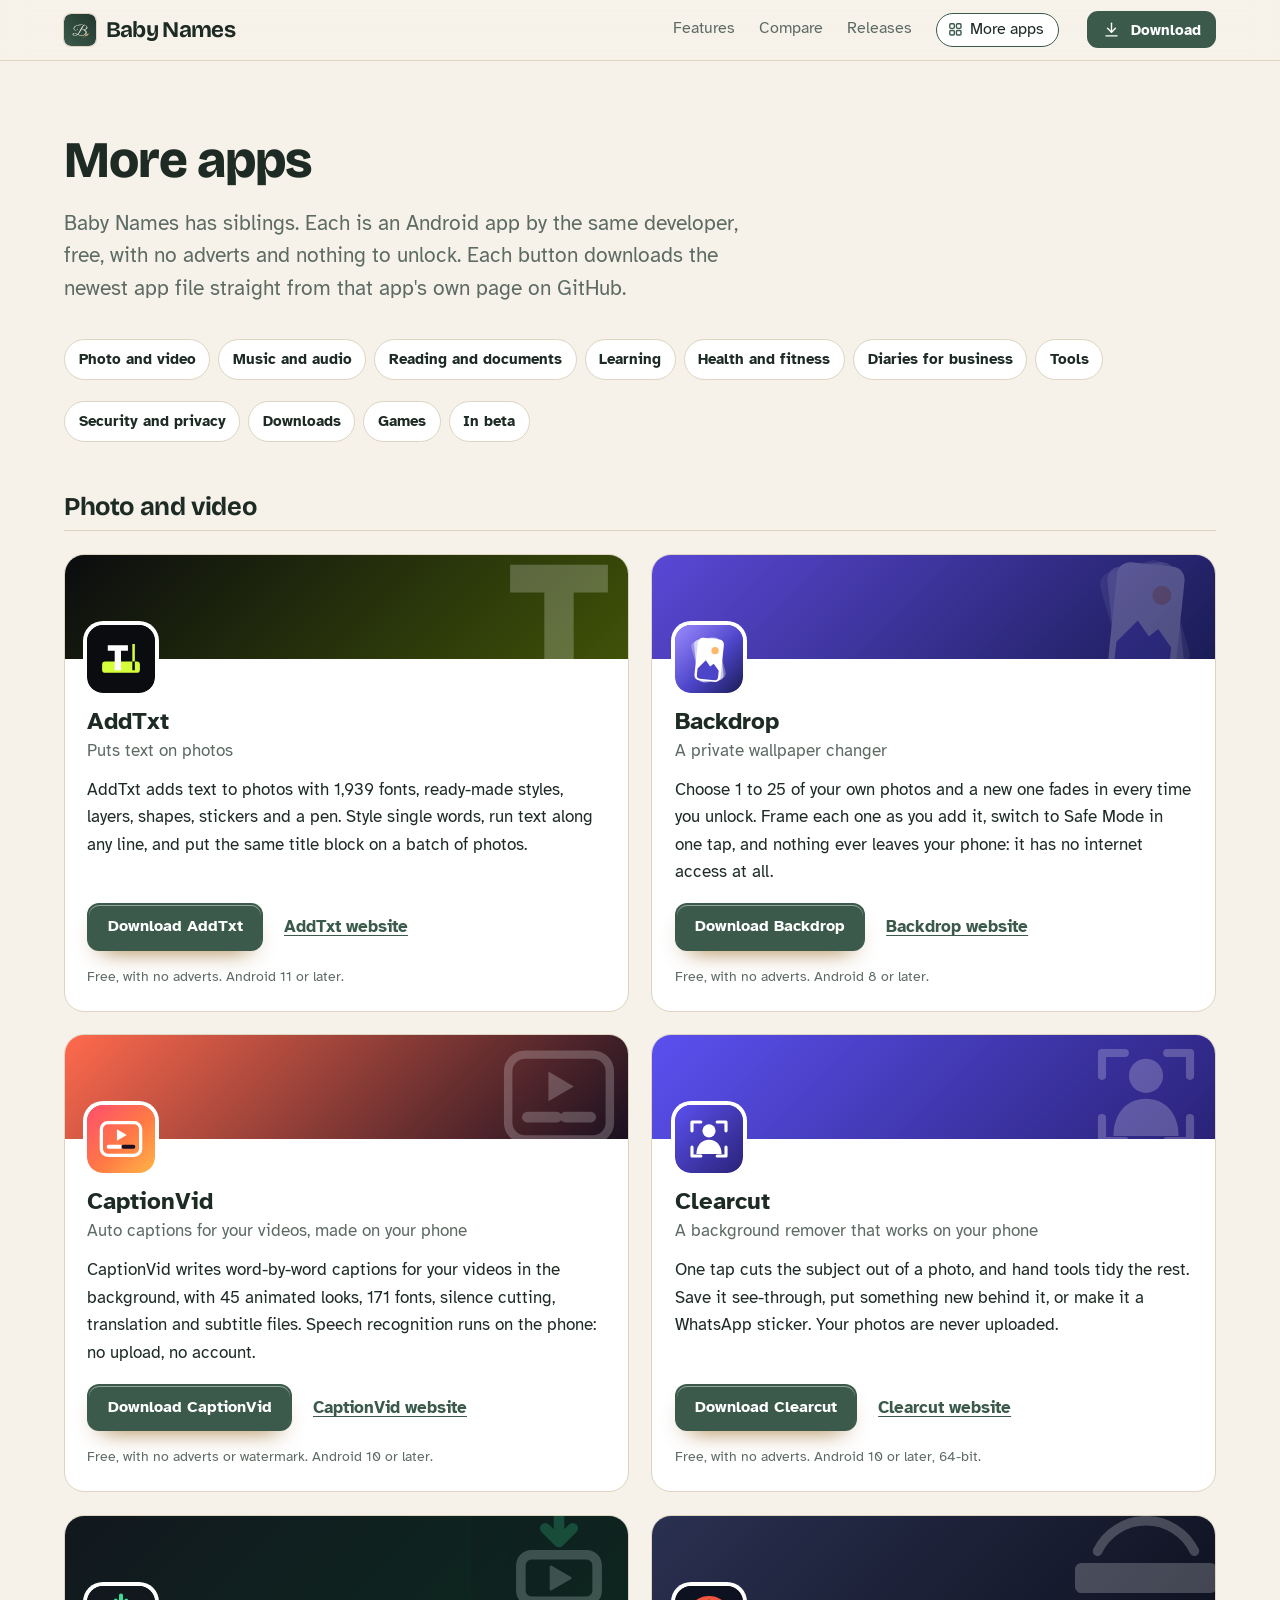
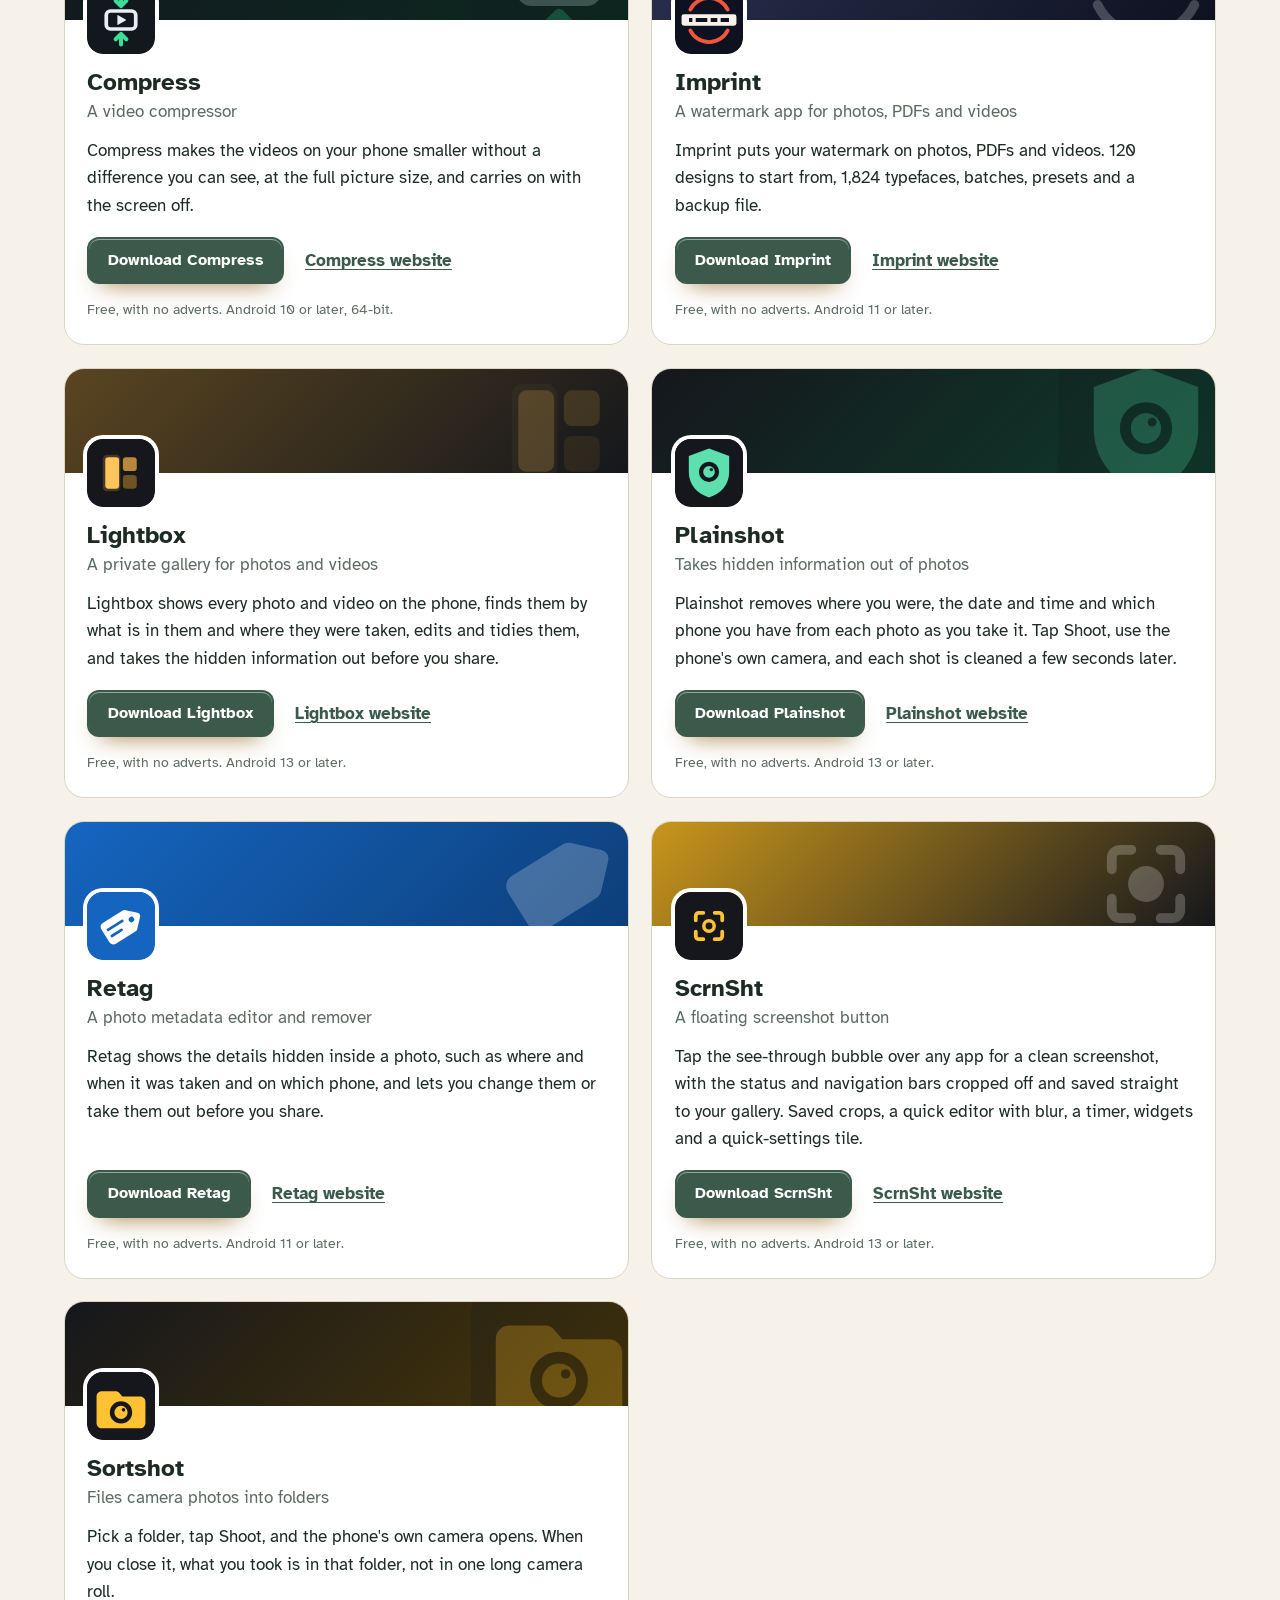
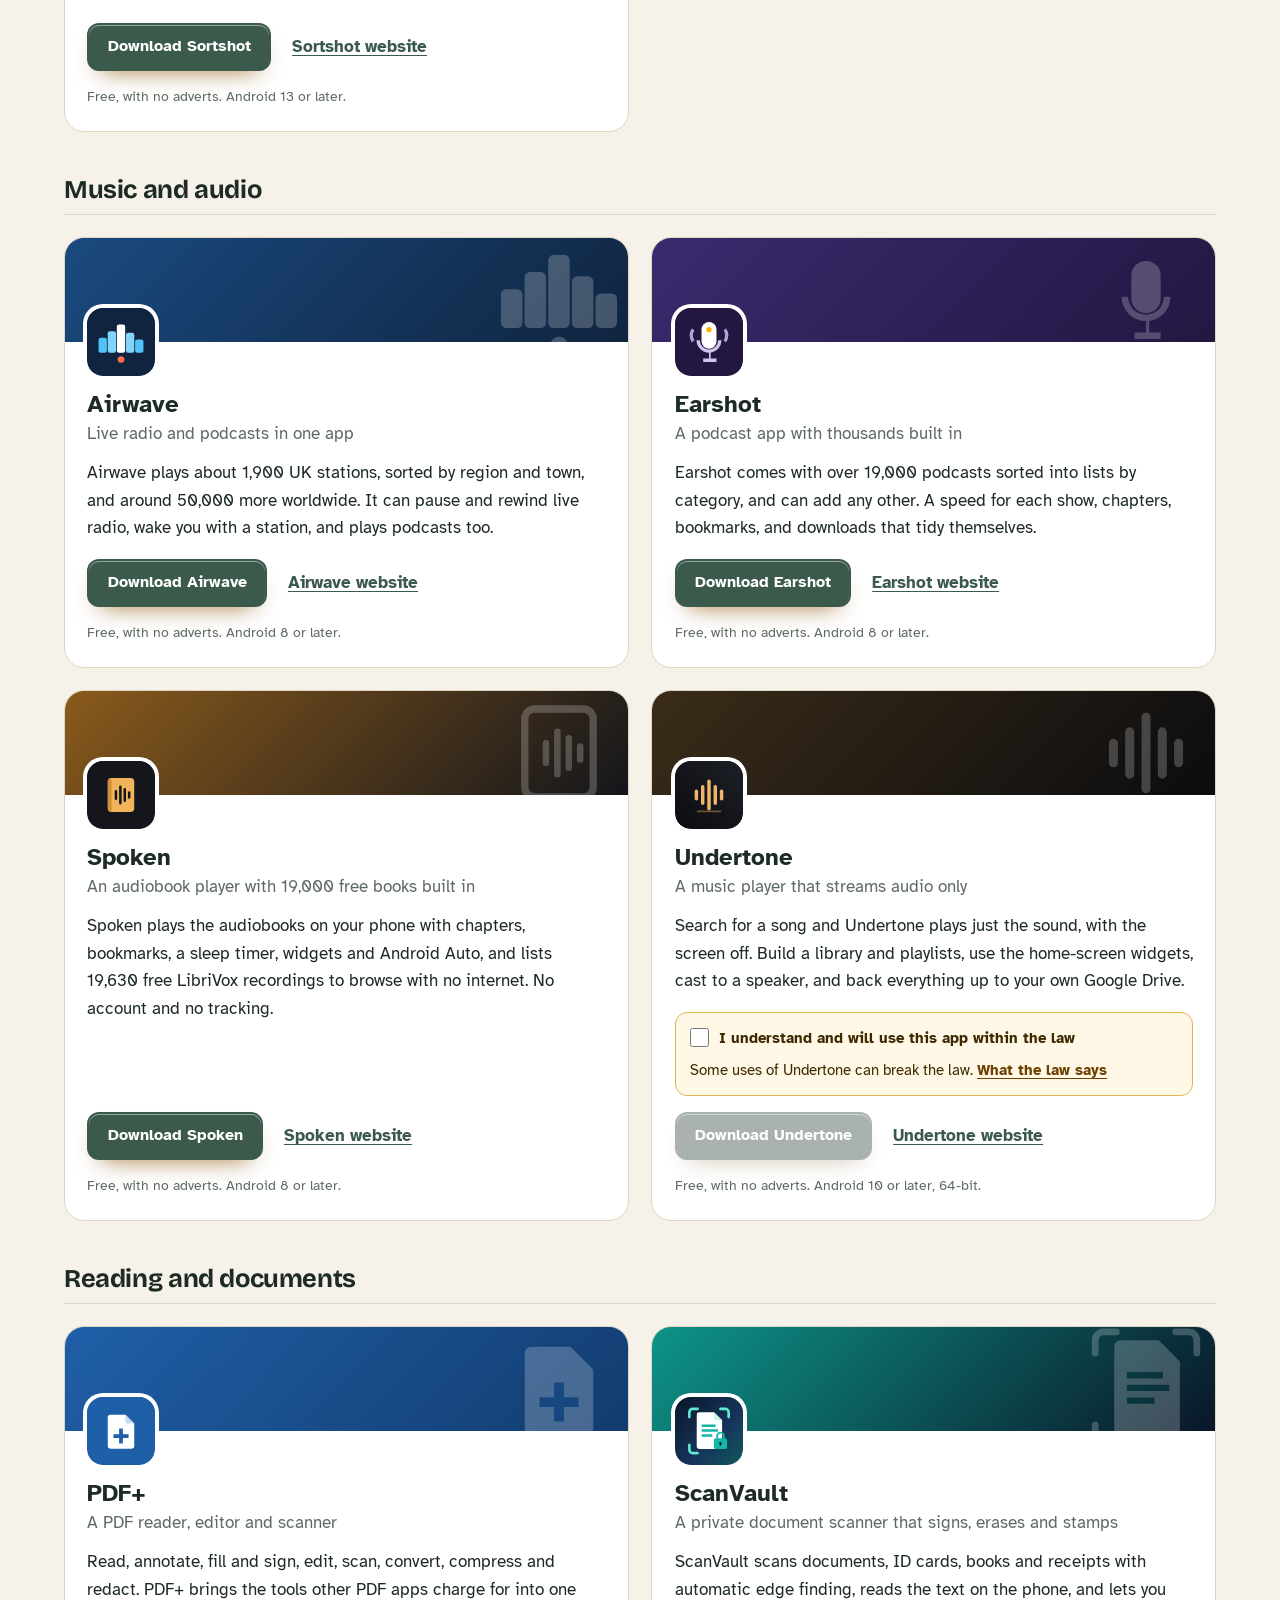
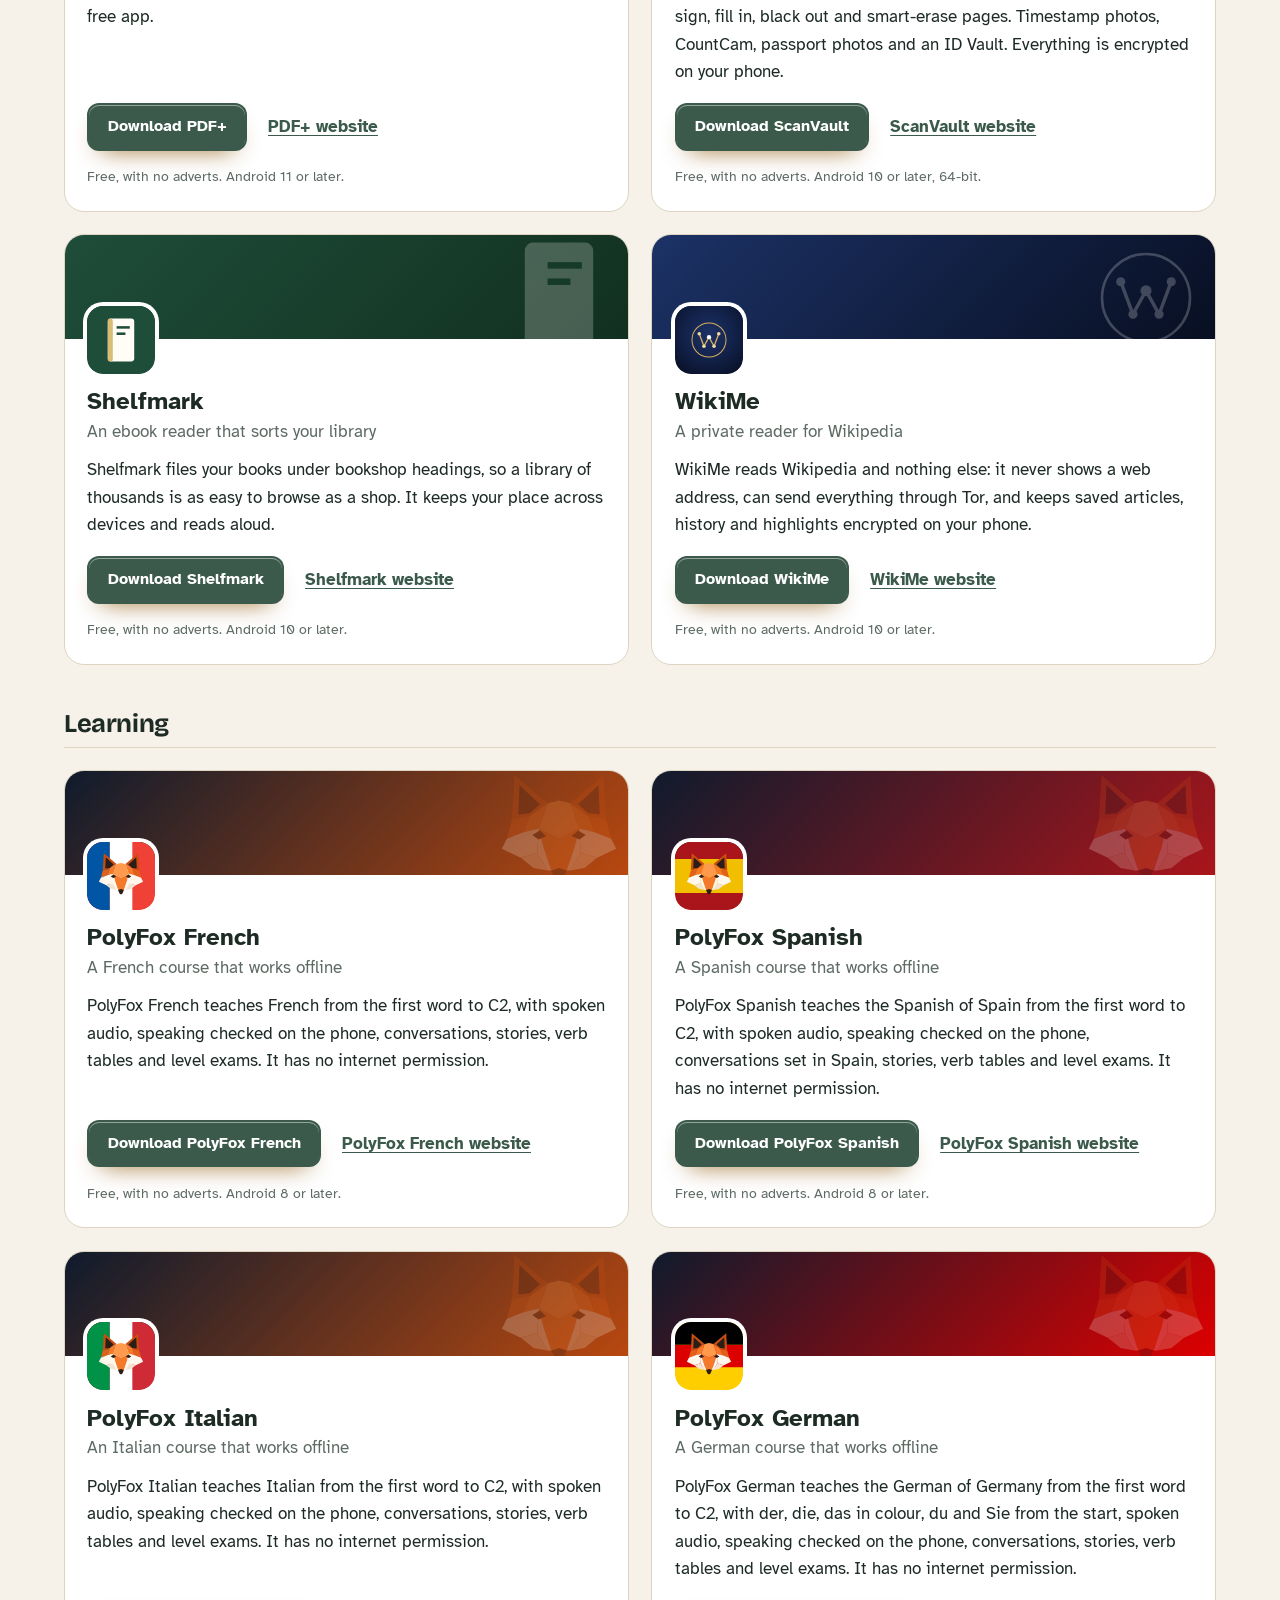
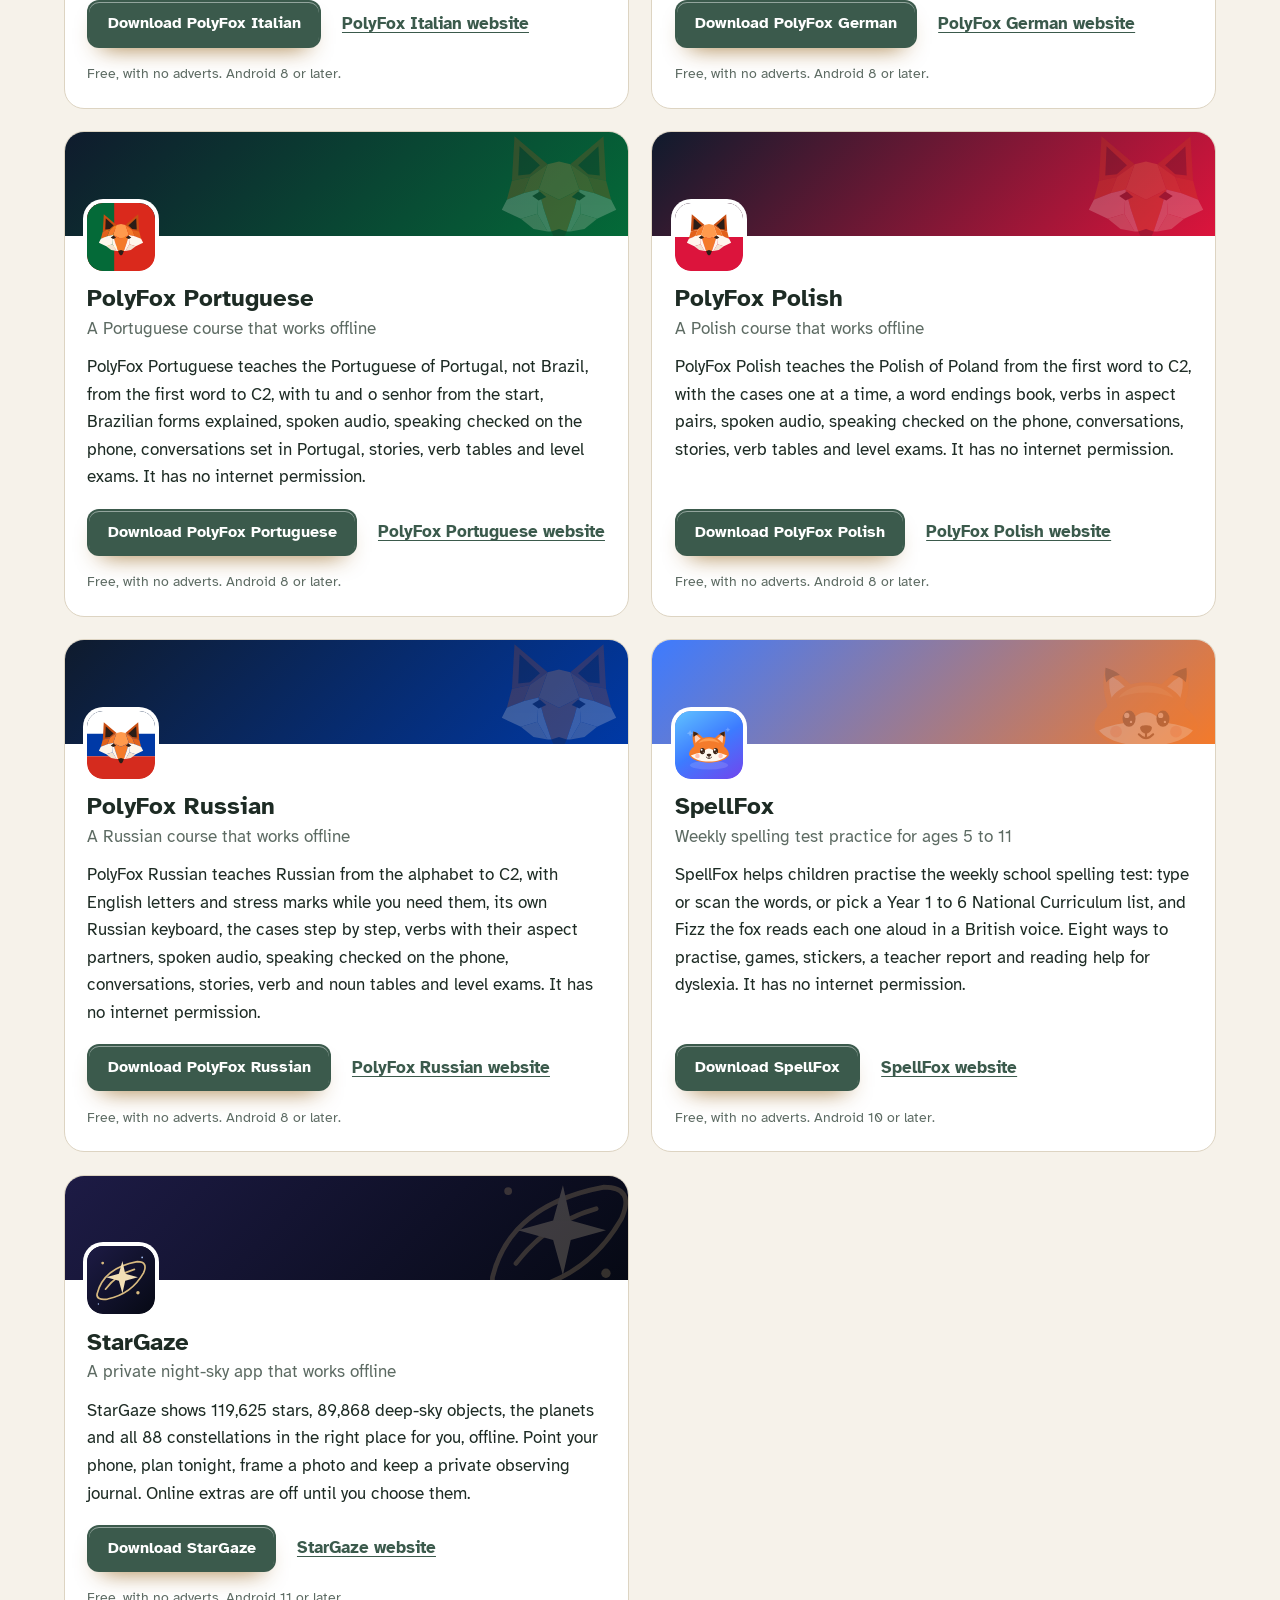
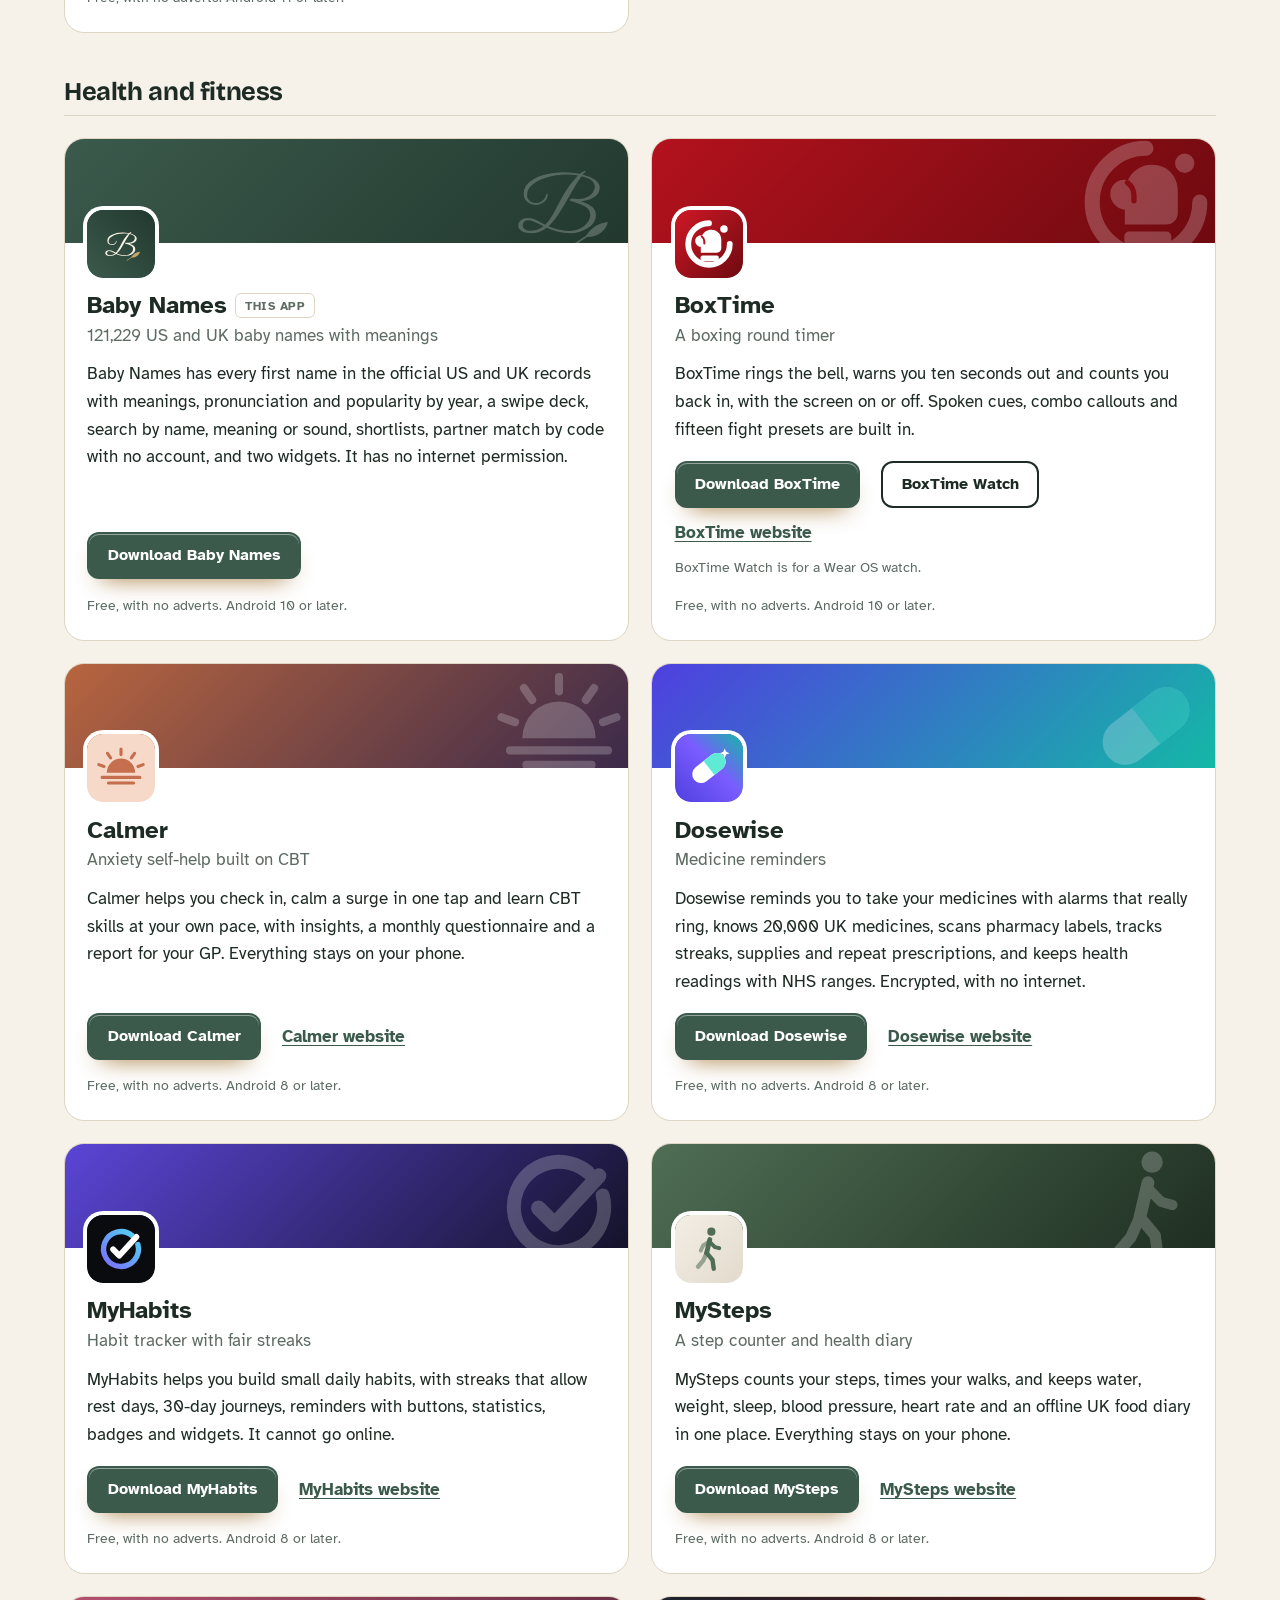
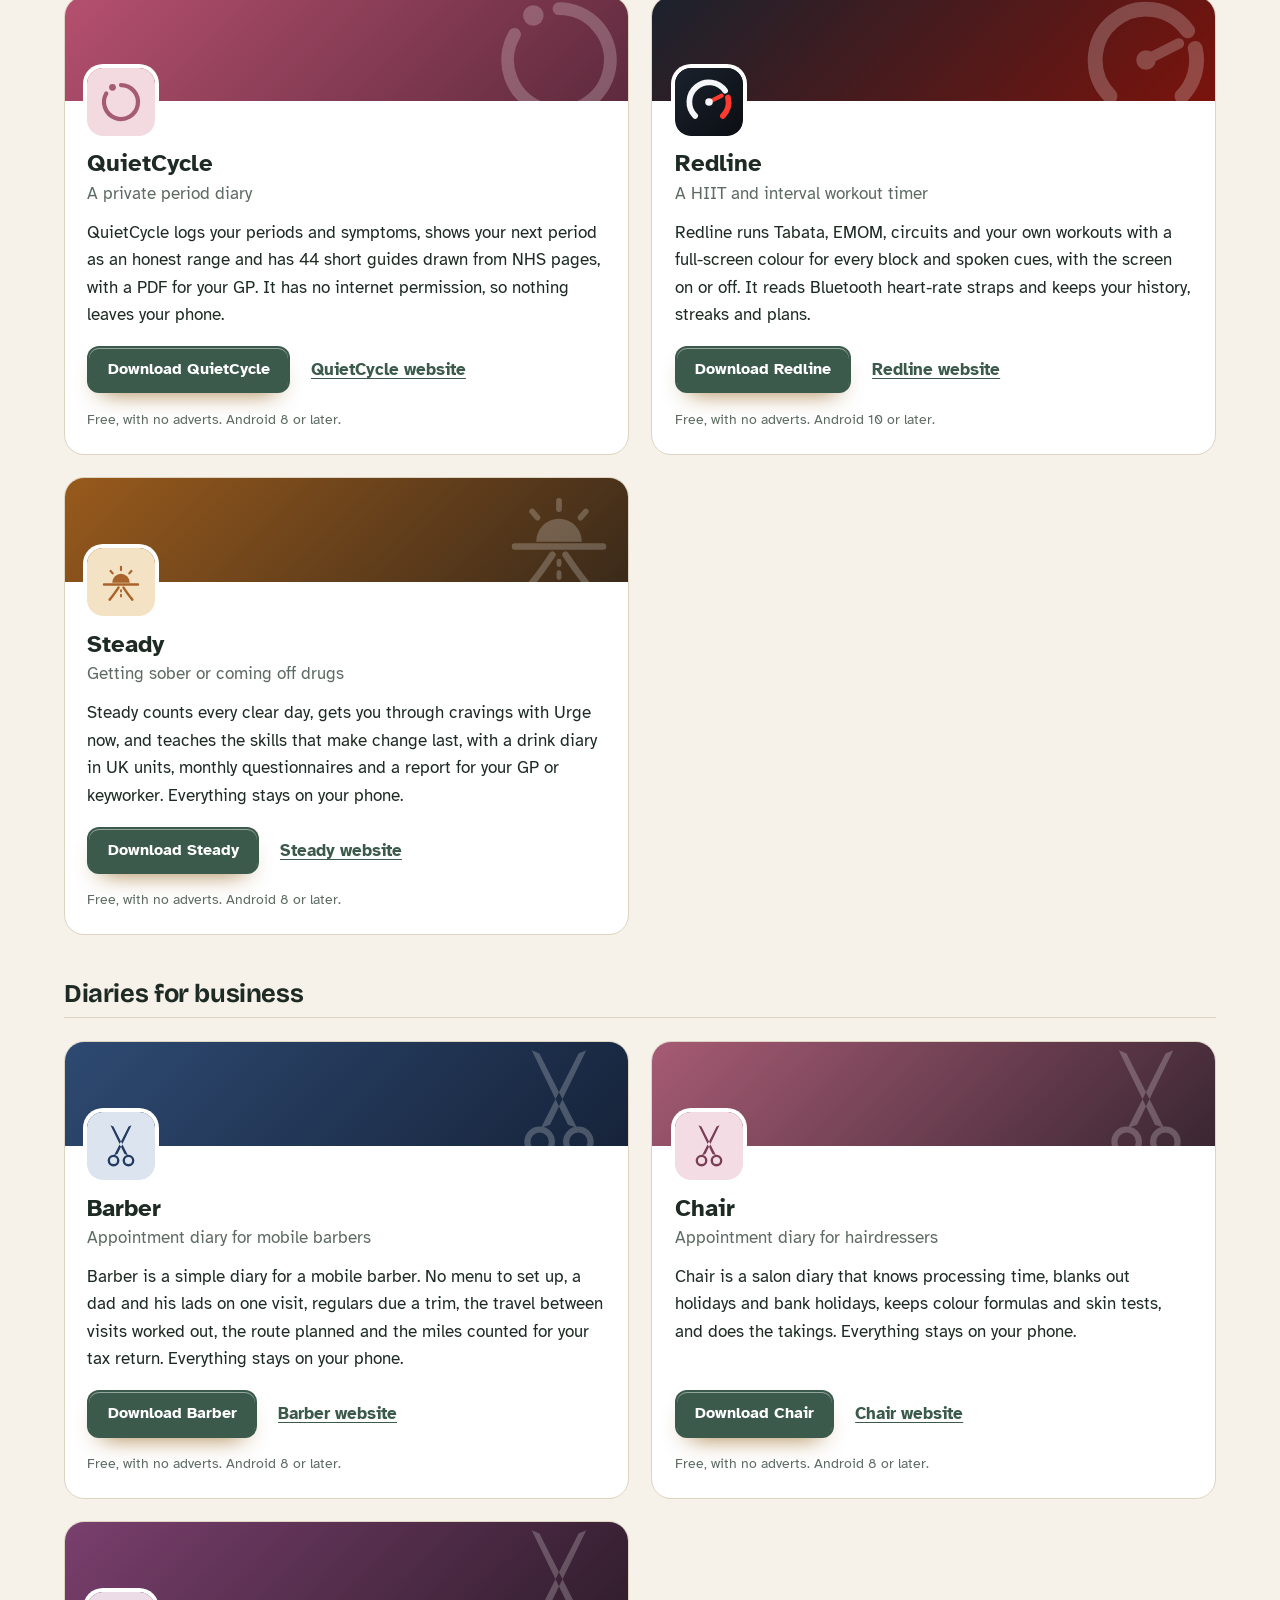
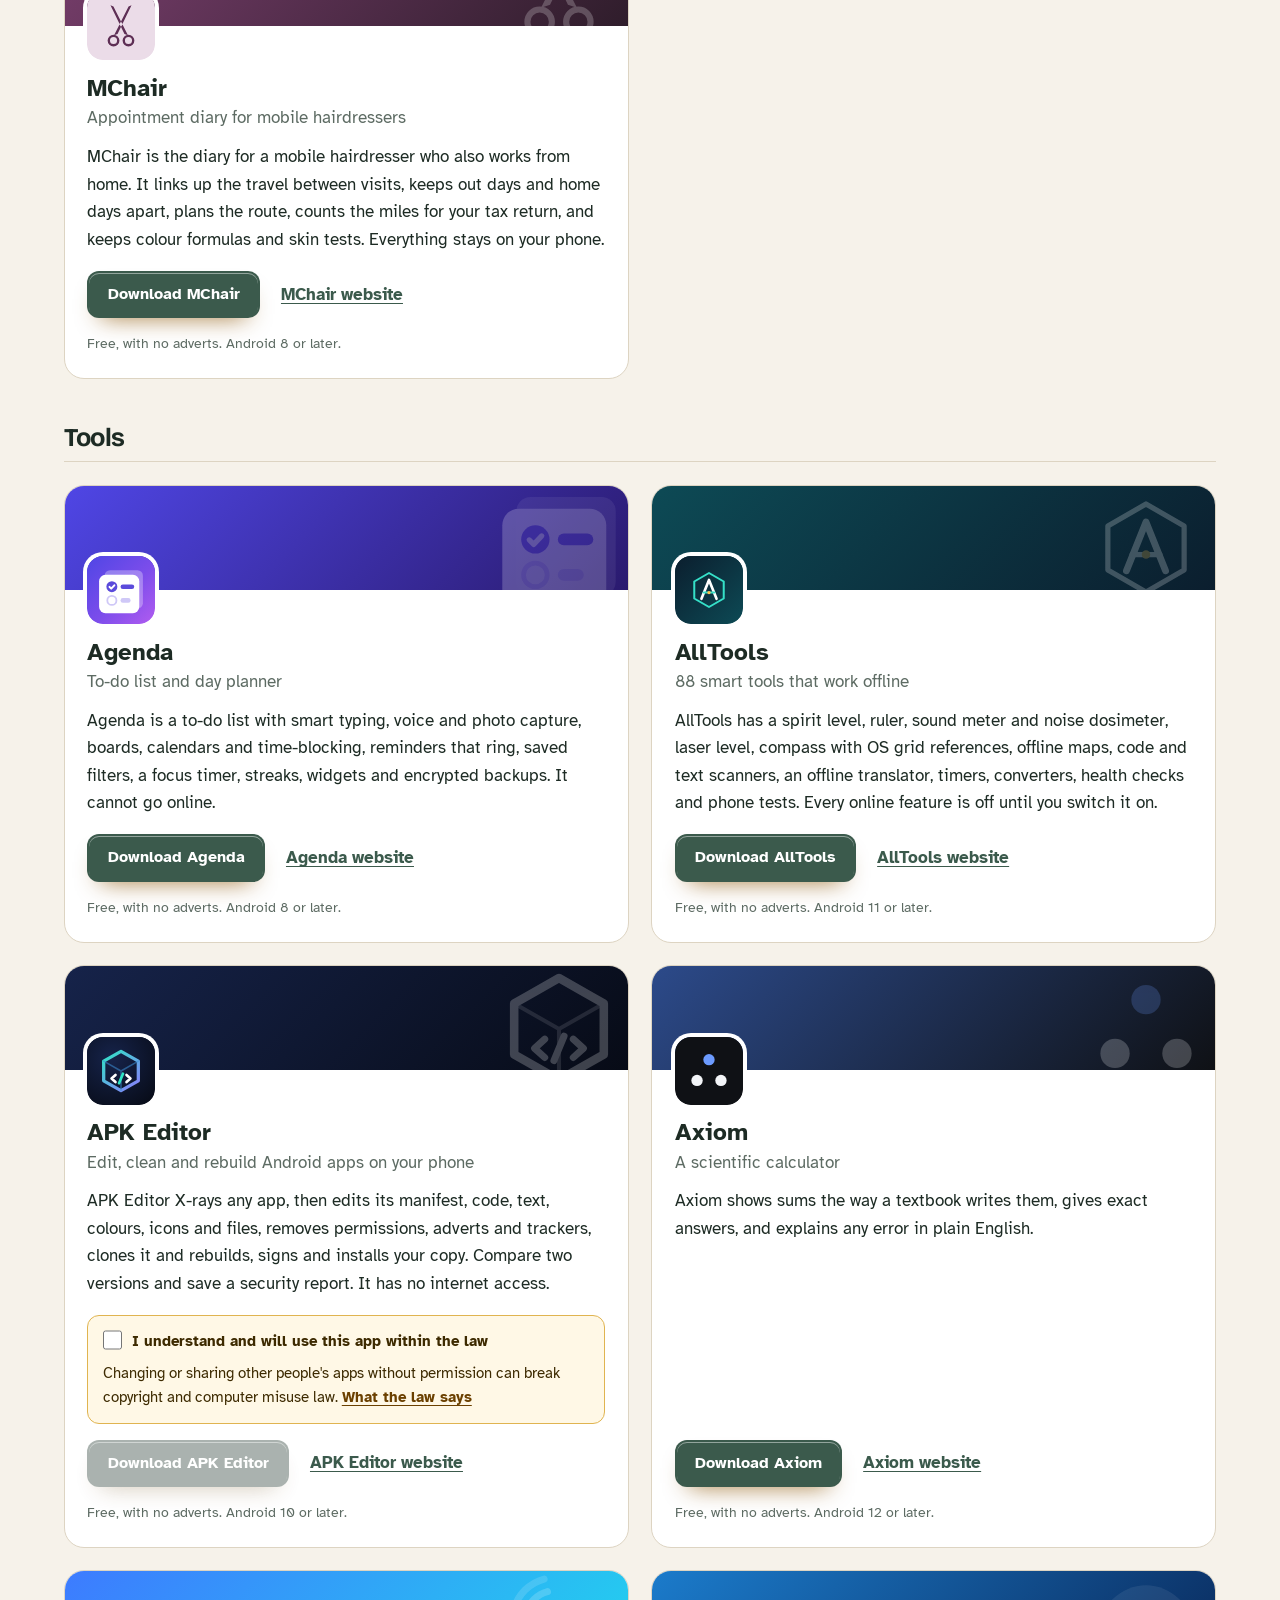
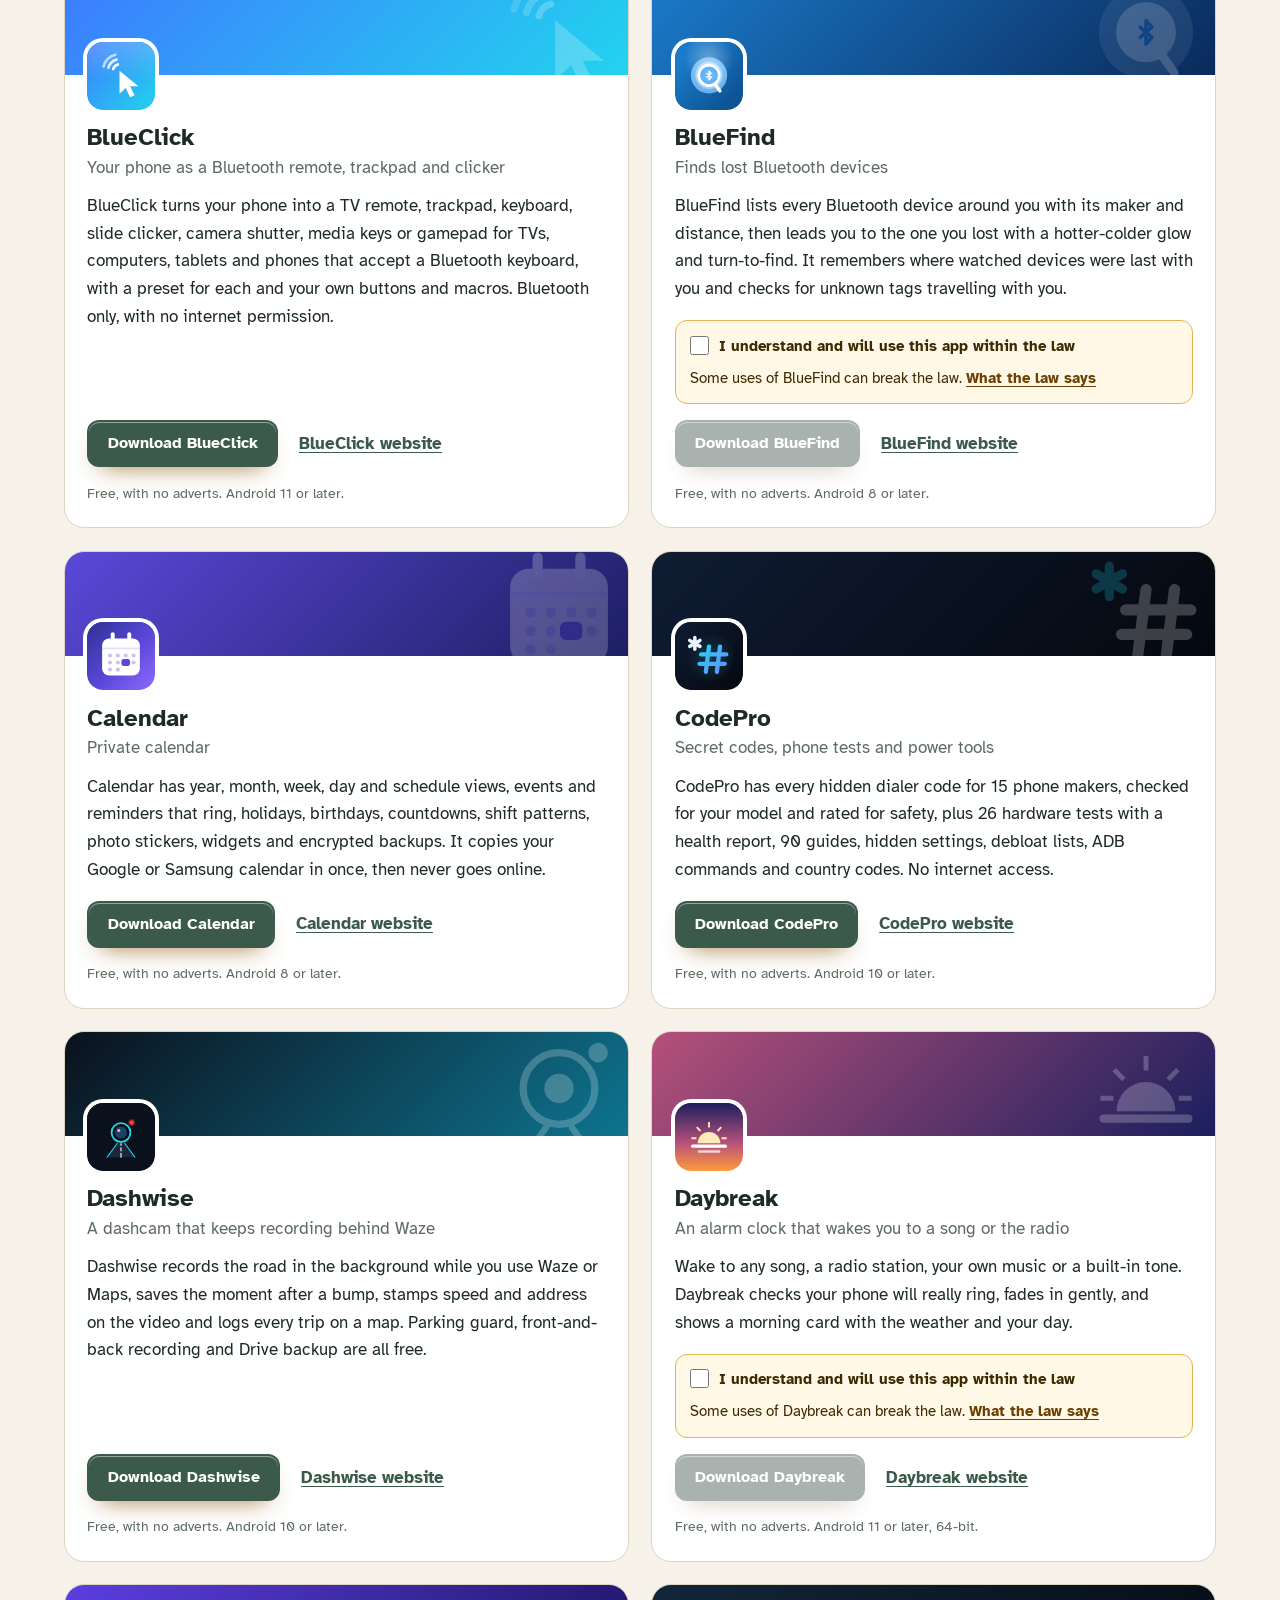
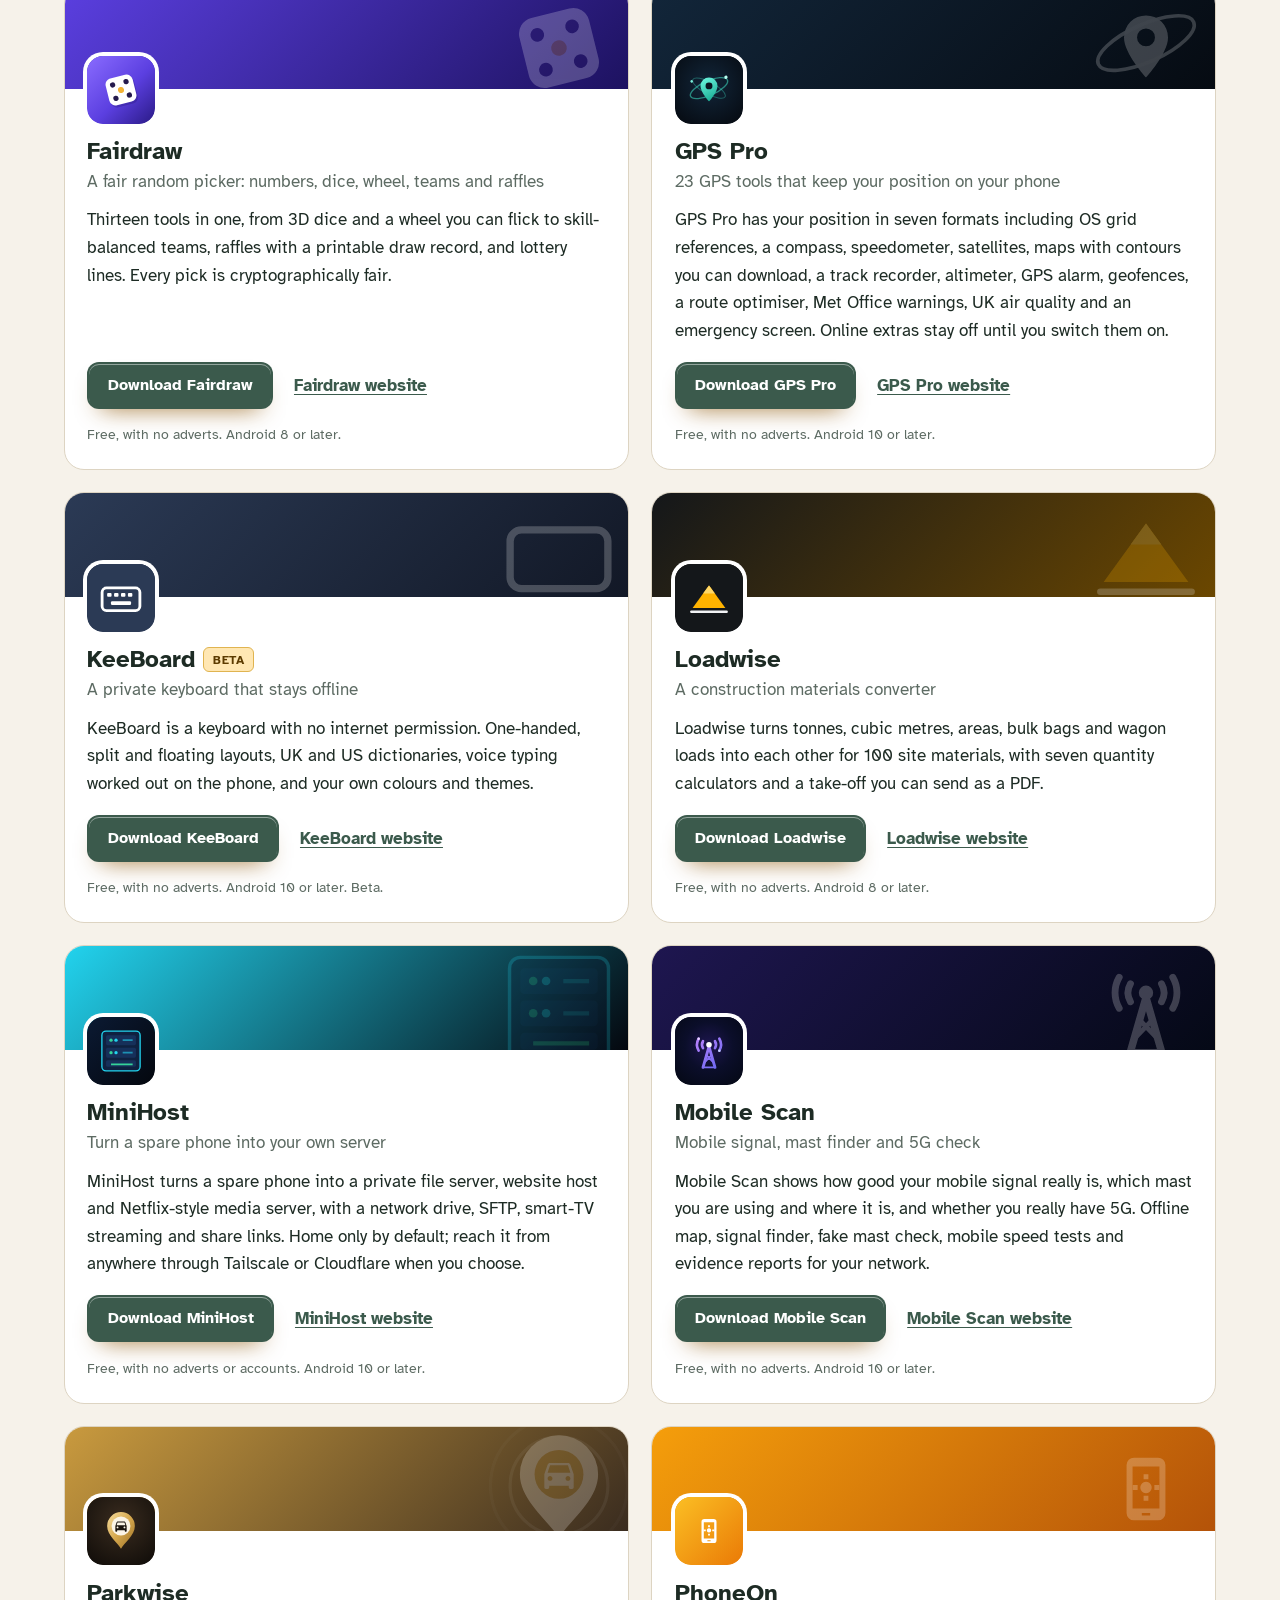
<file: more-apps.html>
<!DOCTYPE html>
<html lang="en-GB">
<head>
<meta charset="utf-8">
<meta name="viewport" content="width=device-width, initial-scale=1">
<title>More free Android apps from the maker of Baby Names</title>
<meta name="description" content="All 101 free Android apps from the maker of Baby Names, in one list by category, each with its download and a link to its website.">
<meta name="author" content="Jonathan Jackson">
<link rel="canonical" href="https://customgpter.github.io/babynames/more-apps.html">
<meta name="theme-color" content="#f6f2ea" media="(prefers-color-scheme: light)">
<meta name="theme-color" content="#101a15" media="(prefers-color-scheme: dark)">
<meta property="og:type" content="website">
<meta property="og:site_name" content="Baby Names">
<meta property="og:title" content="More free Android apps from the maker of Baby Names">
<meta property="og:description" content="All 101 free Android apps from the maker of Baby Names, in one list by category, each with its download and a link to its website.">
<meta property="og:url" content="https://customgpter.github.io/babynames/more-apps.html">
<meta property="og:image" content="https://customgpter.github.io/babynames/assets/og.png">
<meta property="og:image:width" content="1200">
<meta property="og:image:height" content="630">
<meta property="og:image:alt" content="Baby Names&#x27; Discover screen: a name card with its meaning, origin and pronunciation, ready to swipe">
<meta property="og:locale" content="en_GB">
<meta name="twitter:card" content="summary_large_image">
<link rel="icon" href="./assets/favicon.svg" type="image/svg+xml">
<link rel="apple-touch-icon" href="./assets/apple-touch-icon.png">
<link rel="preload" href="./assets/fonts/bricolage-grotesque-latin.woff2" as="font" type="font/woff2" crossorigin>
<link rel="preload" href="./assets/fonts/atkinson-hyperlegible-latin-400-normal.woff2" as="font" type="font/woff2" crossorigin>
<link rel="stylesheet" href="./assets/site.css?v=1">
<link rel="stylesheet" href="./assets/house.css?v=1">
<script type="application/ld+json">{"@context":"https://schema.org","@type":"ItemList","name":"Apps from the maker of Baby Names","url":"https://customgpter.github.io/babynames/more-apps.html","itemListElement":[{"@type":"ListItem","position":1,"name":"AddTxt","url":"https://customgpter.github.io/addtxt/"},{"@type":"ListItem","position":2,"name":"Backdrop","url":"https://customgpter.github.io/backdrop/"},{"@type":"ListItem","position":3,"name":"CaptionVid","url":"https://customgpter.github.io/captionvid/"},{"@type":"ListItem","position":4,"name":"Clearcut","url":"https://customgpter.github.io/clearcut/"},{"@type":"ListItem","position":5,"name":"Compress","url":"https://customgpter.github.io/compress/"},{"@type":"ListItem","position":6,"name":"Imprint","url":"https://customgpter.github.io/imprint/"},{"@type":"ListItem","position":7,"name":"Lightbox","url":"https://customgpter.github.io/lightbox/"},{"@type":"ListItem","position":8,"name":"Plainshot","url":"https://customgpter.github.io/plainshot/"},{"@type":"ListItem","position":9,"name":"Retag","url":"https://customgpter.github.io/retag/"},{"@type":"ListItem","position":10,"name":"ScrnSht","url":"https://customgpter.github.io/scrnsht/"},{"@type":"ListItem","position":11,"name":"Sortshot","url":"https://customgpter.github.io/sortshot/"},{"@type":"ListItem","position":12,"name":"Airwave","url":"https://customgpter.github.io/airwave/"},{"@type":"ListItem","position":13,"name":"Earshot","url":"https://customgpter.github.io/earshot/"},{"@type":"ListItem","position":14,"name":"Spoken","url":"https://customgpter.github.io/spoken/"},{"@type":"ListItem","position":15,"name":"Undertone","url":"https://customgpter.github.io/undertone/"},{"@type":"ListItem","position":16,"name":"PDF+","url":"https://customgpter.github.io/pdfplus/"},{"@type":"ListItem","position":17,"name":"ScanVault","url":"https://customgpter.github.io/scanvault/"},{"@type":"ListItem","position":18,"name":"Shelfmark","url":"https://customgpter.github.io/shelfmark/"},{"@type":"ListItem","position":19,"name":"WikiMe","url":"https://customgpter.github.io/wikime/"},{"@type":"ListItem","position":20,"name":"PolyFox French","url":"https://customgpter.github.io/polyfox/"},{"@type":"ListItem","position":21,"name":"PolyFox Spanish","url":"https://customgpter.github.io/polyfox-spanish/"},{"@type":"ListItem","position":22,"name":"PolyFox Italian","url":"https://customgpter.github.io/polyfox-italian/"},{"@type":"ListItem","position":23,"name":"PolyFox German","url":"https://customgpter.github.io/polyfox-german/"},{"@type":"ListItem","position":24,"name":"PolyFox Portuguese","url":"https://customgpter.github.io/polyfox-portuguese/"},{"@type":"ListItem","position":25,"name":"PolyFox Polish","url":"https://customgpter.github.io/polyfox-polish/"},{"@type":"ListItem","position":26,"name":"PolyFox Russian","url":"https://customgpter.github.io/polyfox-russian/"},{"@type":"ListItem","position":27,"name":"SpellFox","url":"https://customgpter.github.io/spellfox/"},{"@type":"ListItem","position":28,"name":"StarGaze","url":"https://customgpter.github.io/stargaze/"},{"@type":"ListItem","position":29,"name":"Baby Names","url":"https://customgpter.github.io/babynames/"},{"@type":"ListItem","position":30,"name":"BoxTime","url":"https://customgpter.github.io/boxtime/"},{"@type":"ListItem","position":31,"name":"Calmer","url":"https://customgpter.github.io/calmer/"},{"@type":"ListItem","position":32,"name":"Dosewise","url":"https://customgpter.github.io/dosewise/"},{"@type":"ListItem","position":33,"name":"MyHabits","url":"https://customgpter.github.io/myhabits/"},{"@type":"ListItem","position":34,"name":"MySteps","url":"https://customgpter.github.io/mysteps/"},{"@type":"ListItem","position":35,"name":"QuietCycle","url":"https://customgpter.github.io/quietcycle/"},{"@type":"ListItem","position":36,"name":"Redline","url":"https://customgpter.github.io/redline/"},{"@type":"ListItem","position":37,"name":"Steady","url":"https://customgpter.github.io/steady/"},{"@type":"ListItem","position":38,"name":"Barber","url":"https://customgpter.github.io/barber/"},{"@type":"ListItem","position":39,"name":"Chair","url":"https://customgpter.github.io/chair/"},{"@type":"ListItem","position":40,"name":"MChair","url":"https://customgpter.github.io/mchair/"},{"@type":"ListItem","position":41,"name":"Agenda","url":"https://customgpter.github.io/agenda/"},{"@type":"ListItem","position":42,"name":"AllTools","url":"https://customgpter.github.io/alltools/"},{"@type":"ListItem","position":43,"name":"APK Editor","url":"https://customgpter.github.io/apkeditor/"},{"@type":"ListItem","position":44,"name":"Axiom","url":"https://customgpter.github.io/axiom/"},{"@type":"ListItem","position":45,"name":"BlueClick","url":"https://customgpter.github.io/blueclick/"},{"@type":"ListItem","position":46,"name":"BlueFind","url":"https://customgpter.github.io/bluefind/"},{"@type":"ListItem","position":47,"name":"Calendar","url":"https://customgpter.github.io/calendar/"},{"@type":"ListItem","position":48,"name":"CodePro","url":"https://customgpter.github.io/codepro/"},{"@type":"ListItem","position":49,"name":"Dashwise","url":"https://customgpter.github.io/dashwise/"},{"@type":"ListItem","position":50,"name":"Daybreak","url":"https://customgpter.github.io/daybreak/"},{"@type":"ListItem","position":51,"name":"Fairdraw","url":"https://customgpter.github.io/fairdraw/"},{"@type":"ListItem","position":52,"name":"GPS Pro","url":"https://customgpter.github.io/gpspro/"},{"@type":"ListItem","position":53,"name":"KeeBoard","url":"https://customgpter.github.io/keeboard/"},{"@type":"ListItem","position":54,"name":"Loadwise","url":"https://customgpter.github.io/loadwise/"},{"@type":"ListItem","position":55,"name":"MiniHost","url":"https://customgpter.github.io/minihost/"},{"@type":"ListItem","position":56,"name":"Mobile Scan","url":"https://customgpter.github.io/mobilescan/"},{"@type":"ListItem","position":57,"name":"Parkwise","url":"https://customgpter.github.io/parkwise/"},{"@type":"ListItem","position":58,"name":"PhoneOn","url":"https://customgpter.github.io/phoneon/"},{"@type":"ListItem","position":59,"name":"Pocketmind","url":"https://customgpter.github.io/pocketmind/"},{"@type":"ListItem","position":60,"name":"Refine","url":"https://customgpter.github.io/refine/"},{"@type":"ListItem","position":61,"name":"Shiftwise","url":"https://customgpter.github.io/shiftwise/"},{"@type":"ListItem","position":62,"name":"SimpleCalc","url":"https://customgpter.github.io/simplecalc/"},{"@type":"ListItem","position":63,"name":"Skyline","url":"https://customgpter.github.io/skyline/"},{"@type":"ListItem","position":64,"name":"Slipway","url":"https://customgpter.github.io/slipway/"},{"@type":"ListItem","position":65,"name":"Tagger","url":"https://customgpter.github.io/tagger/"},{"@type":"ListItem","position":66,"name":"TotalClean","url":"https://customgpter.github.io/totalclean/"},{"@type":"ListItem","position":67,"name":"TVLink","url":"https://customgpter.github.io/tvlink/"},{"@type":"ListItem","position":68,"name":"Unbox","url":"https://customgpter.github.io/unbox/"},{"@type":"ListItem","position":69,"name":"WhatsKeep","url":"https://customgpter.github.io/whatskeep/"},{"@type":"ListItem","position":70,"name":"WiFi Scan","url":"https://customgpter.github.io/wifiscan/"},{"@type":"ListItem","position":71,"name":"Auditly","url":"https://customgpter.github.io/auditly/"},{"@type":"ListItem","position":72,"name":"Backchannel","url":"https://customgpter.github.io/backchannel/"},{"@type":"ListItem","position":73,"name":"ENotes","url":"https://customgpter.github.io/enotes/"},{"@type":"ListItem","position":74,"name":"FindMe","url":"https://customgpter.github.io/findme/"},{"@type":"ListItem","position":75,"name":"iLock","url":"https://customgpter.github.io/ilock/"},{"@type":"ListItem","position":76,"name":"ImSafe","url":"https://customgpter.github.io/imsafe/"},{"@type":"ListItem","position":77,"name":"IShred","url":"https://customgpter.github.io/ishred/"},{"@type":"ListItem","position":78,"name":"LockBox","url":"https://customgpter.github.io/lockbox/"},{"@type":"ListItem","position":79,"name":"PassVault","url":"https://customgpter.github.io/passvault/"},{"@type":"ListItem","position":80,"name":"SpyFind","url":"https://customgpter.github.io/spyfind/"},{"@type":"ListItem","position":81,"name":"TextWipe","url":"https://customgpter.github.io/textwipe/"},{"@type":"ListItem","position":82,"name":"Tracewire","url":"https://customgpter.github.io/tracewire/"},{"@type":"ListItem","position":83,"name":"Vigil","url":"https://customgpter.github.io/vigil/"},{"@type":"ListItem","position":84,"name":"Grab","url":"https://customgpter.github.io/grab/"},{"@type":"ListItem","position":85,"name":"Swarm","url":"https://customgpter.github.io/swarm/"},{"@type":"ListItem","position":86,"name":"Plane Games","url":"https://customgpter.github.io/plane-games/"},{"@type":"ListItem","position":87,"name":"Ninefold","url":"https://customgpter.github.io/ninefold/"},{"@type":"ListItem","position":88,"name":"Cubewise","url":"https://customgpter.github.io/cubewise/"},{"@type":"ListItem","position":89,"name":"Tilewise","url":"https://customgpter.github.io/tilewise/"},{"@type":"ListItem","position":90,"name":"Letterwise","url":"https://customgpter.github.io/letterwise/"},{"@type":"ListItem","position":91,"name":"Kingside","url":"https://customgpter.github.io/kingside/"},{"@type":"ListItem","position":92,"name":"Deckhand","url":"https://customgpter.github.io/deckhand/"},{"@type":"ListItem","position":93,"name":"SNESForge","url":"https://customgpter.github.io/snesforge/"},{"@type":"ListItem","position":94,"name":"Fame Boy","url":"https://customgpter.github.io/fameboy/"},{"@type":"ListItem","position":95,"name":"PSPPro","url":"https://customgpter.github.io/psppro/"},{"@type":"ListItem","position":96,"name":"MegaGen","url":"https://customgpter.github.io/megagen/"},{"@type":"ListItem","position":97,"name":"QVR","url":"https://customgpter.github.io/qvr/"},{"@type":"ListItem","position":98,"name":"QVR Watch","url":"https://customgpter.github.io/qvr-watch/"},{"@type":"ListItem","position":99,"name":"QVRLite","url":"https://customgpter.github.io/qvrlite/"},{"@type":"ListItem","position":100,"name":"Onionz","url":"https://customgpter.github.io/onionz/"},{"@type":"ListItem","position":101,"name":"OnionzWeb","url":"https://customgpter.github.io/onionzweb/"}]}</script>
<link rel="stylesheet" href="./assets/apps-list.css?v=1">
<script src="./assets/apps-list.js?v=1" defer></script>
</head>
<body>
<a class="skip" href="#main">Skip to content</a>
<header class="masthead">
<div class="wrap">
<a class="brand" href="./" aria-label="Baby Names home"><svg viewBox="0 0 108 108" aria-hidden="true"><defs><linearGradient id="bnbg" x1="0" y1="1" x2="1" y2="0"><stop offset="0" stop-color="#3b5a4c"/><stop offset="1" stop-color="#22382e"/></linearGradient></defs><rect width="108" height="108" rx="24" fill="url(#bnbg)"/><path fill="#F7F1E3" d="M36.72 73.11Q35.7 73.11 34.38 72.9Q33.07 72.69 31.84 72.18Q30.62 71.68 29.81 70.73Q29 69.78 29 68.35Q29 66.64 30.52 65.23Q32.05 63.82 34.82 63.82Q36.86 63.82 38.61 64.49Q40.37 65.16 42.05 66.11Q43.74 67.05 45.54 67.98Q47.85 65.76 49.77 62.48Q51.69 59.2 53.61 55.43Q55.52 51.67 57.77 47.88Q60.01 44.09 62.96 40.76L65.65 37.76Q63.94 37.48 62.09 37.32Q60.24 37.16 58.25 37.16Q55.52 37.16 52.31 37.62Q49.1 38.08 45.94 39.05Q42.77 40.02 40.16 41.5Q37.55 42.98 35.98 45.01Q34.41 47.05 34.41 49.68Q34.41 51.48 35.22 52.54Q36.02 53.61 37.25 54.09Q38.47 54.58 39.72 54.58Q41.8 54.58 43.23 53.63Q44.67 52.68 45.38 51.44Q46.1 50.19 46.1 49.22Q46.1 48.89 46.56 48.89Q47.02 48.89 47.02 49.63Q47.02 51.53 45.87 52.91Q44.71 54.3 42.98 55.04Q41.25 55.78 39.49 55.78Q37.87 55.78 36.19 54.99Q34.5 54.21 33.39 52.64Q32.28 51.07 32.28 48.76Q32.28 45.98 33.85 43.83Q35.42 41.68 38.06 40.16Q40.69 38.63 43.93 37.64Q47.16 36.65 50.46 36.19Q53.77 35.72 56.68 35.72Q59.36 35.72 61.93 35.98Q64.49 36.23 66.75 36.74Q67.4 36.19 68.07 35.77Q68.74 35.35 69.3 35.12Q69.8 34.89 70.13 34.89Q70.5 34.89 70.5 35.17Q70.5 35.31 69.99 35.68Q69.39 36.14 68.95 36.53Q68.51 36.93 68.42 37.11Q73.13 38.31 76.07 40.41Q79 42.52 79 45.38Q79 47.74 77.38 49.52Q75.77 51.3 73.15 52.31Q70.54 53.33 67.59 53.47Q71.74 54.81 74.22 56.93Q76.69 59.06 76.69 62.34Q76.69 64.79 75.28 66.78Q73.87 68.76 71.54 70.17Q69.2 71.58 66.43 72.35Q63.66 73.11 60.93 73.11Q56.63 73.11 53.33 72.23Q50.03 71.35 46.47 69.73Q41.99 73.11 36.72 73.11ZM60.28 71.77Q63.15 71.77 65.51 70.89Q67.86 70.01 69.6 68.58Q71.33 67.15 72.28 65.39Q73.22 63.63 73.22 61.93Q73.22 60.31 72.25 58.81Q71.28 57.3 69.2 56.29Q66.52 54.95 64.49 54.42Q62.46 53.88 61.26 53.42Q60.79 53.19 60.65 53.1Q60.52 53.01 60.52 52.91Q60.52 52.45 60.98 52.17Q61.44 51.9 62.04 51.9Q62.96 51.9 64.03 52.04Q65.09 52.17 66.29 52.17Q69.3 52.17 71.47 50.97Q73.64 49.77 74.82 47.97Q76 46.17 76 44.41Q76 42.42 74.24 40.92Q72.48 39.42 67.86 38.22Q65.55 41.41 63.24 45.36Q60.93 49.31 58.62 53.35Q56.31 57.4 53.95 61Q51.6 64.61 49.24 67.19Q48.69 67.79 48.36 68.09Q48.04 68.39 47.48 68.9Q50.26 70.06 53.58 70.91Q56.91 71.77 60.28 71.77ZM35.79 71.68Q38.38 71.81 40.53 71.05Q42.68 70.29 44.53 68.9Q43.42 68.35 41.71 67.47Q40 66.59 38.24 65.92Q36.49 65.25 35.19 65.25Q33.48 65.25 32.6 66.15Q31.73 67.05 31.73 68.21Q31.73 69.41 32.74 70.5Q33.76 71.58 35.79 71.68Z"/><path fill="#C9A86A" d="M70,75.5 C73.5,69.5 79,66.5 84,66.2 C83,71.2 78,75.8 70,75.5 Z"/><path fill="none" stroke="#C9A86A" stroke-width="1.1" stroke-linecap="round" d="M63.5,80 C67.5,77.5 73.5,73.5 80.5,68.8"/></svg><span>Baby Names</span></a>
<nav aria-label="Main"><ul><li><a href="./#features">Features</a></li><li><a href="./compare.html">Compare</a></li><li><a href="./releases.html">Releases</a></li><li><a class="more-apps" href="./more-apps.html" aria-current="page"><svg class="ico" viewBox="0 0 24 24" aria-hidden="true"><rect x="4" y="4" width="6.5" height="6.5" rx="1.6"/><rect x="13.5" y="4" width="6.5" height="6.5" rx="1.6"/><rect x="4" y="13.5" width="6.5" height="6.5" rx="1.6"/><rect x="13.5" y="13.5" width="6.5" height="6.5" rx="1.6"/></svg>More apps</a></li></ul></nav>
<a class="button small" href="https://github.com/CustomGPTer/babynames/releases/latest/download/BabyNames.apk"><svg class="ico" viewBox="0 0 24 24" aria-hidden="true"><path d="M12 4v11"/><path d="M7 10.5l5 5 5-5"/><path d="M5 20h14"/></svg>Download</a>
</div>
</header>
<main id="main" class="doc">
<div class="wrap">
<div class="measure">
<h1>More apps</h1>
<p class="lede">Baby Names has siblings. Each is an Android app by the same developer, free, with no adverts and nothing to unlock. Each button downloads the newest app file straight from that app's own page on GitHub.</p>
</div>
<!-- apps:start -->
<nav class="mapps-jump" aria-label="App groups"><ul><li><a href="#apps-photo">Photo and video</a></li><li><a href="#apps-audio">Music and audio</a></li><li><a href="#apps-reading">Reading and documents</a></li><li><a href="#apps-learning">Learning</a></li><li><a href="#apps-health">Health and fitness</a></li><li><a href="#apps-diaries">Diaries for business</a></li><li><a href="#apps-tools">Tools</a></li><li><a href="#apps-security">Security and privacy</a></li><li><a href="#apps-downloads">Downloads</a></li><li><a href="#apps-games">Games</a></li><li><a href="#apps-testing">In beta</a></li></ul></nav>
<div class="mapps-group" role="group" aria-labelledby="apps-photo"><h2 class="mapps-cat" id="apps-photo">Photo and video</h2>
<ul class="mapps"><li class="mapp" style="--b:#0b0c0f;--b2:#3f5208"><div class="mapp-cover" aria-hidden="true"><svg viewBox="0 0 108 108"><path fill="#fff" d="M24 22h60v17H63v49H45V39H24z"/></svg></div><div class="mapp-body"><svg class="mapp-icon" viewBox="0 0 108 108" aria-hidden="true"><rect width="108" height="108" rx="24" fill="#0b0c0f"/><path fill="#d4ff3a" d="M29 58h50a5 5 0 0 1 5 5v8a5 5 0 0 1-5 5H29a5 5 0 0 1-5-5v-8a5 5 0 0 1 5-5z"/><path fill="#fff" d="M33 32h32v9H54v31H44V41H33z"/><path fill="#d4ff3a" d="M72 30h4v28h-4z"/><path fill="#0b0c0f" d="M72 58h4v14h-4z"/></svg><h3>AddTxt</h3><p class="mapp-kind">Puts text on photos</p><p class="mapp-say">AddTxt adds text to photos with 1,939 fonts, ready-made styles, layers, shapes, stickers and a pen. Style single words, run text along any line, and put the same title block on a batch of photos.</p><p class="mapp-go"><a class="button" href="https://github.com/CustomGPTer/addtxt/releases/latest/download/AddTxt.apk">Download AddTxt</a><a class="mapp-site" href="https://customgpter.github.io/addtxt/">AddTxt website</a></p><p class="mapp-needs">Free, with no adverts. Android 11 or later.</p></div></li>
<li class="mapp" style="--b:#5a48d6;--b2:#1a1c55"><div class="mapp-cover" aria-hidden="true"><svg viewBox="0 0 108 108"><g transform="translate(54 58) scale(1.3) translate(-54 -58)"><rect x="38" y="30" width="32" height="52" rx="6" fill="#fff" fill-opacity=".3" transform="rotate(-16 54 58)"/><rect x="38" y="30" width="32" height="52" rx="6" fill="#fff" fill-opacity=".6" transform="rotate(-6 54 58)"/><g transform="rotate(6 54 58)"><rect x="38" y="30" width="32" height="52" rx="6" fill="#fff"/><path d="M41 68l9-11 6 7 4-4 7 8v8a4 4 0 0 1-4 4H45a4 4 0 0 1-4-4z" fill="#4d45c9"/><circle cx="60" cy="44" r="4.5" fill="#FFB86B"/></g></g></svg></div><div class="mapp-body"><svg class="mapp-icon" viewBox="0 0 108 108" aria-hidden="true"><defs><linearGradient id="i-backdrop-mapp-cc" x1="0" y1="0" x2="1" y2="1"><stop offset="0" stop-color="#9c8bff"/><stop offset=".55" stop-color="#4d45c9"/><stop offset="1" stop-color="#1a1c55"/></linearGradient></defs><rect width="108" height="108" rx="24" fill="url(#i-backdrop-mapp-cc)"/><g transform="translate(54 58) scale(1.3) translate(-54 -58)"><rect x="38" y="30" width="32" height="52" rx="6" fill="#fff" fill-opacity=".3" transform="rotate(-16 54 58)"/><rect x="38" y="30" width="32" height="52" rx="6" fill="#fff" fill-opacity=".6" transform="rotate(-6 54 58)"/><g transform="rotate(6 54 58)"><rect x="38" y="30" width="32" height="52" rx="6" fill="#fff"/><path d="M41 68l9-11 6 7 4-4 7 8v8a4 4 0 0 1-4 4H45a4 4 0 0 1-4-4z" fill="#4d45c9"/><circle cx="60" cy="44" r="4.5" fill="#FFB86B"/></g></g></svg><h3>Backdrop</h3><p class="mapp-kind">A private wallpaper changer</p><p class="mapp-say">Choose 1 to 25 of your own photos and a new one fades in every time you unlock. Frame each one as you add it, switch to Safe Mode in one tap, and nothing ever leaves your phone: it has no internet access at all.</p><p class="mapp-go"><a class="button" href="https://github.com/CustomGPTer/backdrop/releases/latest/download/Backdrop.apk">Download Backdrop</a><a class="mapp-site" href="https://customgpter.github.io/backdrop/">Backdrop website</a></p><p class="mapp-needs">Free, with no adverts. Android 8 or later.</p></div></li>
<li class="mapp" style="--b:#ff6a4d;--b2:#1a1020"><div class="mapp-cover" aria-hidden="true"><svg viewBox="0 0 108 108"><g transform="translate(54 54) scale(1.3) translate(-54 -54)"><path d="M38,34 h32 a8,8 0 0 1 8,8 v24 a8,8 0 0 1 -8,8 h-32 a8,8 0 0 1 -8,-8 v-24 a8,8 0 0 1 8,-8 z" fill="none" stroke="#fff" stroke-width="4"/><path d="M49,42 L61,49 L49,56 Z" fill="#fff"/><path d="M39,61 h14 a2.5,2.5 0 0 1 0,5 h-14 a2.5,2.5 0 0 1 0,-5 z" fill="#fff"/><path d="M57,61 h12 a2.5,2.5 0 0 1 0,5 h-12 a2.5,2.5 0 0 1 0,-5 z" fill="#ffffff"/></g></svg></div><div class="mapp-body"><svg class="mapp-icon" viewBox="0 0 108 108" aria-hidden="true"><defs><linearGradient id="i-captionvid-cvbg" x1="0" y1="0" x2="1" y2="1"><stop offset="0" stop-color="#ff4d6d"/><stop offset=".55" stop-color="#ff7a45"/><stop offset="1" stop-color="#ffb547"/></linearGradient></defs><rect width="108" height="108" rx="24" fill="url(#i-captionvid-cvbg)"/><g transform="translate(54 54) scale(1.3) translate(-54 -54)"><path d="M38,34 h32 a8,8 0 0 1 8,8 v24 a8,8 0 0 1 -8,8 h-32 a8,8 0 0 1 -8,-8 v-24 a8,8 0 0 1 8,-8 z" fill="none" stroke="#fff" stroke-width="4"/><path d="M49,42 L61,49 L49,56 Z" fill="#fff"/><path d="M39,61 h14 a2.5,2.5 0 0 1 0,5 h-14 a2.5,2.5 0 0 1 0,-5 z" fill="#fff"/><path d="M57,61 h12 a2.5,2.5 0 0 1 0,5 h-12 a2.5,2.5 0 0 1 0,-5 z" fill="#1a1020"/></g></svg><h3>CaptionVid</h3><p class="mapp-kind">Auto captions for your videos, made on your phone</p><p class="mapp-say">CaptionVid writes word-by-word captions for your videos in the background, with 45 animated looks, 171 fonts, silence cutting, translation and subtitle files. Speech recognition runs on the phone: no upload, no account.</p><p class="mapp-go"><a class="button" href="https://github.com/CustomGPTer/captionvid/releases/latest/download/CaptionVid.apk">Download CaptionVid</a><a class="mapp-site" href="https://customgpter.github.io/captionvid/">CaptionVid website</a></p><p class="mapp-needs">Free, with no adverts or watermark. Android 10 or later.</p></div></li>
<li class="mapp" style="--b:#5b50f0;--b2:#2a2378"><div class="mapp-cover" aria-hidden="true"><svg viewBox="0 0 108 108"><circle cx="54" cy="41" r="10.5" fill="#fff"/><path d="M34 78c0-14.5 8.5-23 20-23s20 8.5 20 23z" fill="#fff"/><path d="M27 41V27h14M67 27h14v14M27 67v14h14M67 81h14V67" fill="none" stroke="#fff" stroke-width="5" stroke-linecap="round" stroke-linejoin="round"/></svg></div><div class="mapp-body"><svg class="mapp-icon" viewBox="0 0 108 108" aria-hidden="true"><defs><linearGradient id="i-clearcut-mapp-cc" x1="0" y1="0" x2="1" y2="1"><stop offset="0" stop-color="#5b50f0"/><stop offset="1" stop-color="#2a2378"/></linearGradient></defs><rect width="108" height="108" rx="24" fill="url(#i-clearcut-mapp-cc)"/><circle cx="54" cy="41" r="10.5" fill="#fff"/><path d="M34 78c0-14.5 8.5-23 20-23s20 8.5 20 23z" fill="#fff"/><path d="M27 41V27h14M67 27h14v14M27 67v14h14M67 81h14V67" fill="none" stroke="#fff" stroke-width="5" stroke-linecap="round" stroke-linejoin="round"/></svg><h3>Clearcut</h3><p class="mapp-kind">A background remover that works on your phone</p><p class="mapp-say">One tap cuts the subject out of a photo, and hand tools tidy the rest. Save it see-through, put something new behind it, or make it a WhatsApp sticker. Your photos are never uploaded.</p><p class="mapp-go"><a class="button" href="https://github.com/CustomGPTer/clearcut/releases/latest/download/Clearcut.apk">Download Clearcut</a><a class="mapp-site" href="https://customgpter.github.io/clearcut/">Clearcut website</a></p><p class="mapp-needs">Free, with no adverts. Android 10 or later, 64-bit.</p></div></li>
<li class="mapp" style="--b:#12181e;--b2:#0c2a20"><div class="mapp-cover" aria-hidden="true"><svg viewBox="0 0 108 108"><rect width="108" height="108" rx="24" fill="#12181e"/><g transform="translate(54 54) scale(1.3) translate(-54 -54)"><path fill="none" stroke="#e9eef3" stroke-width="4.5" stroke-linejoin="round" d="M41 43h26a5 5 0 0 1 5 5v12a5 5 0 0 1-5 5H41a5 5 0 0 1-5-5V48a5 5 0 0 1 5-5z"/><path fill="#e9eef3" d="M50.5 48.2l9.2 5.3a.6.6 0 0 1 0 1l-9.2 5.3a.6.6 0 0 1-.9-.5V48.7a.6.6 0 0 1 .9-.5z"/><path fill="none" stroke="#3ddc97" stroke-width="5" stroke-linecap="round" stroke-linejoin="round" d="M54 24v12M47.5 30.5 54 37l6.5-6.5M54 84V72M47.5 77.5 54 71l6.5 6.5"/></g></svg></div><div class="mapp-body"><svg class="mapp-icon" viewBox="0 0 108 108" aria-hidden="true"><rect width="108" height="108" rx="24" fill="#12181e"/><g transform="translate(54 54) scale(1.3) translate(-54 -54)"><path fill="none" stroke="#e9eef3" stroke-width="4.5" stroke-linejoin="round" d="M41 43h26a5 5 0 0 1 5 5v12a5 5 0 0 1-5 5H41a5 5 0 0 1-5-5V48a5 5 0 0 1 5-5z"/><path fill="#e9eef3" d="M50.5 48.2l9.2 5.3a.6.6 0 0 1 0 1l-9.2 5.3a.6.6 0 0 1-.9-.5V48.7a.6.6 0 0 1 .9-.5z"/><path fill="none" stroke="#3ddc97" stroke-width="5" stroke-linecap="round" stroke-linejoin="round" d="M54 24v12M47.5 30.5 54 37l6.5-6.5M54 84V72M47.5 77.5 54 71l6.5 6.5"/></g></svg><h3>Compress</h3><p class="mapp-kind">A video compressor</p><p class="mapp-say">Compress makes the videos on your phone smaller without a difference you can see, at the full picture size, and carries on with the screen off.</p><p class="mapp-go"><a class="button" href="https://github.com/CustomGPTer/compress/releases/latest/download/Compress.apk">Download Compress</a><a class="mapp-site" href="https://customgpter.github.io/compress/">Compress website</a></p><p class="mapp-needs">Free, with no adverts. Android 10 or later, 64-bit.</p></div></li>
<li class="mapp" style="--b:#2a3050;--b2:#0e1220"><div class="mapp-cover" aria-hidden="true"><svg viewBox="0 0 108 108"><g transform="translate(54 54) scale(1.32) translate(-54 -54)"><path d="M31.5 41.500A25 25 0 0 1 76.500 41.500" fill="none" stroke="#fff" stroke-width="4.5" stroke-linecap="round"/><path d="M76.500 66.500A25 25 0 0 1 31.500 66.500" fill="none" stroke="#fff" stroke-width="4.5" stroke-linecap="round"/><path fill="#fff" d="M24 47h60a3 3 0 0 1 3 3v8a3 3 0 0 1-3 3H24a3 3 0 0 1-3-3v-8a3 3 0 0 1 3-3z"/></g></svg></div><div class="mapp-body"><svg class="mapp-icon" viewBox="0 0 108 108" aria-hidden="true"><rect width="108" height="108" rx="24" fill="#0e1220"/><g transform="translate(54 54) scale(1.32) translate(-54 -54)"><path d="M31.5 41.500A25 25 0 0 1 76.500 41.500" fill="none" stroke="#f2553d" stroke-width="4.5" stroke-linecap="round"/><path d="M76.500 66.500A25 25 0 0 1 31.500 66.500" fill="none" stroke="#f2553d" stroke-width="4.5" stroke-linecap="round"/><path fill="#f6f2ea" d="M24 47h60a3 3 0 0 1 3 3v8a3 3 0 0 1-3 3H24a3 3 0 0 1-3-3v-8a3 3 0 0 1 3-3z"/><path fill="#0e1220" d="M30 51.500h4v5h-4zM38 51.500h14v5H38zM56 51.500h8v5h-8zM68 51.500h10v5H68z"/></g></svg><h3>Imprint</h3><p class="mapp-kind">A watermark app for photos, PDFs and videos</p><p class="mapp-say">Imprint puts your watermark on photos, PDFs and videos. 120 designs to start from, 1,824 typefaces, batches, presets and a backup file.</p><p class="mapp-go"><a class="button" href="https://github.com/CustomGPTer/imprint/releases/latest/download/Imprint.apk">Download Imprint</a><a class="mapp-site" href="https://customgpter.github.io/imprint/">Imprint website</a></p><p class="mapp-needs">Free, with no adverts. Android 11 or later.</p></div></li>
<li class="mapp" style="--b:#5a4520;--b2:#15171c"><div class="mapp-cover" aria-hidden="true"><svg viewBox="0 0 108 108"><path fill="#ffc45c" fill-opacity=".2" d="M32 25h14a7 7 0 0 1 7 7v44a7 7 0 0 1-7 7H32a7 7 0 0 1-7-7V32a7 7 0 0 1 7-7z"/><path fill="#ffc45c" d="M34 29h12a5 5 0 0 1 5 5v40a5 5 0 0 1-5 5H34a5 5 0 0 1-5-5V34a5 5 0 0 1 5-5z"/><path fill="#b8893a" d="M62 29h12a5 5 0 0 1 5 5v12a5 5 0 0 1-5 5H62a5 5 0 0 1-5-5V34a5 5 0 0 1 5-5z"/><path fill="#6e5425" d="M62 57h12a5 5 0 0 1 5 5v12a5 5 0 0 1-5 5H62a5 5 0 0 1-5-5V62a5 5 0 0 1 5-5z"/></svg></div><div class="mapp-body"><svg class="mapp-icon" viewBox="0 0 108 108" aria-hidden="true"><rect width="108" height="108" rx="24" fill="#15171c"/><path fill="#ffc45c" fill-opacity=".2" d="M32 25h14a7 7 0 0 1 7 7v44a7 7 0 0 1-7 7H32a7 7 0 0 1-7-7V32a7 7 0 0 1 7-7z"/><path fill="#ffc45c" d="M34 29h12a5 5 0 0 1 5 5v40a5 5 0 0 1-5 5H34a5 5 0 0 1-5-5V34a5 5 0 0 1 5-5z"/><path fill="#b8893a" d="M62 29h12a5 5 0 0 1 5 5v12a5 5 0 0 1-5 5H62a5 5 0 0 1-5-5V34a5 5 0 0 1 5-5z"/><path fill="#6e5425" d="M62 57h12a5 5 0 0 1 5 5v12a5 5 0 0 1-5 5H62a5 5 0 0 1-5-5V62a5 5 0 0 1 5-5z"/></svg><h3>Lightbox</h3><p class="mapp-kind">A private gallery for photos and videos</p><p class="mapp-say">Lightbox shows every photo and video on the phone, finds them by what is in them and where they were taken, edits and tidies them, and takes the hidden information out before you share.</p><p class="mapp-go"><a class="button" href="https://github.com/CustomGPTer/lightbox/releases/latest/download/Lightbox.apk">Download Lightbox</a><a class="mapp-site" href="https://customgpter.github.io/lightbox/">Lightbox website</a></p><p class="mapp-needs">Free, with no adverts. Android 13 or later.</p></div></li>
<li class="mapp" style="--b:#15171c;--b2:#0e3b2b"><div class="mapp-cover" aria-hidden="true"><svg viewBox="0 0 64 64"><rect width="64" height="64" rx="14" fill="#15171c"/><path d="M32 9l19 7v15c0 12-8 20.5-19 24-11-3.5-19-12-19-24V16z" fill="#5edfb0"/><circle cx="32" cy="31" r="9.5" fill="#15171c"/><circle cx="32" cy="31" r="5.5" fill="#5edfb0"/><circle cx="34.2" cy="28.8" r="1.6" fill="#15171c"/></svg></div><div class="mapp-body"><svg class="mapp-icon" viewBox="0 0 64 64" aria-hidden="true"><rect width="64" height="64" rx="14" fill="#15171c"/><path d="M32 9l19 7v15c0 12-8 20.5-19 24-11-3.5-19-12-19-24V16z" fill="#5edfb0"/><circle cx="32" cy="31" r="9.5" fill="#15171c"/><circle cx="32" cy="31" r="5.5" fill="#5edfb0"/><circle cx="34.2" cy="28.8" r="1.6" fill="#15171c"/></svg><h3>Plainshot</h3><p class="mapp-kind">Takes hidden information out of photos</p><p class="mapp-say">Plainshot removes where you were, the date and time and which phone you have from each photo as you take it. Tap Shoot, use the phone&#x27;s own camera, and each shot is cleaned a few seconds later.</p><p class="mapp-go"><a class="button" href="https://github.com/CustomGPTer/plainshot/releases/latest/download/Plainshot.apk">Download Plainshot</a><a class="mapp-site" href="https://customgpter.github.io/plainshot/">Plainshot website</a></p><p class="mapp-needs">Free, with no adverts. Android 13 or later.</p></div></li>
<li class="mapp" style="--b:#1565c0;--b2:#0d3f7a"><div class="mapp-cover" aria-hidden="true"><svg viewBox="0 0 108 108"><g transform="translate(54 54) scale(1.22) rotate(-32) translate(-54 -54)"><path fill="#fff" d="M36 38h30a6 6 0 0 1 4.2 1.8l11 11a4.5 4.5 0 0 1 0 6.4l-11 11a6 6 0 0 1-4.2 1.8H36a6 6 0 0 1-6-6V44a6 6 0 0 1 6-6z"/></g></svg></div><div class="mapp-body"><svg class="mapp-icon" viewBox="0 0 108 108" aria-hidden="true"><rect width="108" height="108" rx="24" fill="#1565c0"/><g transform="translate(54 54) scale(1.22) rotate(-32) translate(-54 -54)"><path fill="#fff" d="M36 38h30a6 6 0 0 1 4.2 1.8l11 11a4.5 4.5 0 0 1 0 6.4l-11 11a6 6 0 0 1-4.2 1.8H36a6 6 0 0 1-6-6V44a6 6 0 0 1 6-6z"/><circle cx="70" cy="54" r="3.6" fill="#1565c0"/><path fill="#1565c0" d="M37 47.5h22a1.75 1.75 0 0 1 0 3.5H37a1.75 1.75 0 0 1 0-3.5zM37 57h15a1.75 1.75 0 0 1 0 3.5H37a1.75 1.75 0 0 1 0-3.5z"/></g></svg><h3>Retag</h3><p class="mapp-kind">A photo metadata editor and remover</p><p class="mapp-say">Retag shows the details hidden inside a photo, such as where and when it was taken and on which phone, and lets you change them or take them out before you share.</p><p class="mapp-go"><a class="button" href="https://github.com/CustomGPTer/retag/releases/latest/download/Retag.apk">Download Retag</a><a class="mapp-site" href="https://customgpter.github.io/retag/">Retag website</a></p><p class="mapp-needs">Free, with no adverts. Android 11 or later.</p></div></li>
<li class="mapp" style="--b:#c9961c;--b2:#15171c"><div class="mapp-cover" aria-hidden="true"><svg viewBox="0 0 108 108"><path d="M33,45V38a5,5 0,0 1,5 -5H45 M63,33H70a5,5 0,0 1,5 5V45 M75,63V70a5,5 0,0 1,-5 5H63 M45,75H38a5,5 0,0 1,-5 -5V63" fill="none" stroke="#fff" stroke-width="6" stroke-linecap="round" stroke-linejoin="round"/><circle cx="54" cy="54" r="11" fill="#fff"/></svg></div><div class="mapp-body"><svg class="mapp-icon" viewBox="0 0 108 108" aria-hidden="true"><rect width="108" height="108" rx="24" fill="#15171c"/><path d="M33,45V38a5,5 0,0 1,5 -5H45 M63,33H70a5,5 0,0 1,5 5V45 M75,63V70a5,5 0,0 1,-5 5H63 M45,75H38a5,5 0,0 1,-5 -5V63" fill="none" stroke="#FFC233" stroke-width="6" stroke-linecap="round" stroke-linejoin="round"/><circle cx="54" cy="54" r="11" fill="#FFC233"/><circle cx="54" cy="54" r="5.5" fill="#15171c"/></svg><h3>ScrnSht</h3><p class="mapp-kind">A floating screenshot button</p><p class="mapp-say">Tap the see-through bubble over any app for a clean screenshot, with the status and navigation bars cropped off and saved straight to your gallery. Saved crops, a quick editor with blur, a timer, widgets and a quick-settings tile.</p><p class="mapp-go"><a class="button" href="https://github.com/CustomGPTer/scrnsht/releases/latest/download/ScrnSht.apk">Download ScrnSht</a><a class="mapp-site" href="https://customgpter.github.io/scrnsht/">ScrnSht website</a></p><p class="mapp-needs">Free, with no adverts. Android 13 or later.</p></div></li>
<li class="mapp" style="--b:#15171c;--b2:#4a3708"><div class="mapp-cover" aria-hidden="true"><svg viewBox="0 0 64 64"><rect width="64" height="64" rx="14" fill="#15171c"/><path d="M14 18h13c1.3 0 2.5.6 3.3 1.6L33.2 23H50c2.8 0 5 2.2 5 5v20c0 2.8-2.2 5-5 5H14c-2.8 0-5-2.2-5-5V23c0-2.8 2.2-5 5-5z" fill="#ffc233"/><circle cx="32" cy="38" r="10.5" fill="#15171c"/><circle cx="32" cy="38" r="6.2" fill="#ffc233"/><circle cx="34.4" cy="35.6" r="1.7" fill="#15171c"/></svg></div><div class="mapp-body"><svg class="mapp-icon" viewBox="0 0 64 64" aria-hidden="true"><rect width="64" height="64" rx="14" fill="#15171c"/><path d="M14 18h13c1.3 0 2.5.6 3.3 1.6L33.2 23H50c2.8 0 5 2.2 5 5v20c0 2.8-2.2 5-5 5H14c-2.8 0-5-2.2-5-5V23c0-2.8 2.2-5 5-5z" fill="#ffc233"/><circle cx="32" cy="38" r="10.5" fill="#15171c"/><circle cx="32" cy="38" r="6.2" fill="#ffc233"/><circle cx="34.4" cy="35.6" r="1.7" fill="#15171c"/></svg><h3>Sortshot</h3><p class="mapp-kind">Files camera photos into folders</p><p class="mapp-say">Pick a folder, tap Shoot, and the phone&#x27;s own camera opens. When you close it, what you took is in that folder, not in one long camera roll.</p><p class="mapp-go"><a class="button" href="https://github.com/CustomGPTer/sortshot/releases/latest/download/Sortshot.apk">Download Sortshot</a><a class="mapp-site" href="https://customgpter.github.io/sortshot/">Sortshot website</a></p><p class="mapp-needs">Free, with no adverts. Android 13 or later.</p></div></li></ul></div>
<div class="mapps-group" role="group" aria-labelledby="apps-audio"><h2 class="mapps-cat" id="apps-audio">Music and audio</h2>
<ul class="mapps"><li class="mapp" style="--b:#1a4a80;--b2:#10243f"><div class="mapp-cover" aria-hidden="true"><svg viewBox="0 0 108 108"><g transform="translate(54 54) scale(1.32) translate(-56 -55)"><rect x="29" y="50" width="10" height="18" rx="2.5" fill="#fff"/><rect x="40" y="42" width="10" height="26" rx="2.5" fill="#fff"/><rect x="51" y="34" width="10" height="34" rx="2.5" fill="#fff"/><rect x="62" y="44" width="10" height="24" rx="2.5" fill="#fff"/><rect x="73" y="52" width="10" height="16" rx="2.5" fill="#fff"/><circle cx="56" cy="76" r="4" fill="#fff"/></g></svg></div><div class="mapp-body"><svg class="mapp-icon" viewBox="0 0 108 108" aria-hidden="true"><rect width="108" height="108" rx="24" fill="#10243f"/><g transform="translate(54 54) scale(1.32) translate(-56 -55)"><rect x="29" y="50" width="10" height="18" rx="2.5" fill="#4fc3f7"/><rect x="40" y="42" width="10" height="26" rx="2.5" fill="#81d4fa"/><rect x="51" y="34" width="10" height="34" rx="2.5" fill="#fff"/><rect x="62" y="44" width="10" height="24" rx="2.5" fill="#81d4fa"/><rect x="73" y="52" width="10" height="16" rx="2.5" fill="#4fc3f7"/><circle cx="56" cy="76" r="4" fill="#ff7043"/></g></svg><h3>Airwave</h3><p class="mapp-kind">Live radio and podcasts in one app</p><p class="mapp-say">Airwave plays about 1,900 UK stations, sorted by region and town, and around 50,000 more worldwide. It can pause and rewind live radio, wake you with a station, and plays podcasts too.</p><p class="mapp-go"><a class="button" href="https://github.com/CustomGPTer/airwave/releases/latest/download/Airwave.apk">Download Airwave</a><a class="mapp-site" href="https://customgpter.github.io/airwave/">Airwave website</a></p><p class="mapp-needs">Free, with no adverts. Android 8 or later.</p></div></li>
<li class="mapp" style="--b:#3b2a6e;--b2:#231742"><div class="mapp-cover" aria-hidden="true"><svg viewBox="0 0 108 108"><path fill="#fff" d="M54 30a9 9 0 0 1 9 9v14a9 9 0 0 1-18 0V39a9 9 0 0 1 9-9z"/><path fill="#fff" d="M39 52h4a11 11 0 0 0 22 0h4a15 15 0 0 1-13 14.9V74h7v4H47v-4h7v-7.1A15 15 0 0 1 39 52z"/></svg></div><div class="mapp-body"><svg class="mapp-icon" viewBox="0 0 108 108" aria-hidden="true"><rect width="108" height="108" rx="24" fill="#231742"/><g transform="translate(54 54) scale(1.32) translate(-54 -54)"><path fill="#fff" d="M54 30a9 9 0 0 1 9 9v14a9 9 0 0 1-18 0V39a9 9 0 0 1 9-9z"/><path fill="#d1c4e9" d="M39 52h4a11 11 0 0 0 22 0h4a15 15 0 0 1-13 14.9V74h7v4H47v-4h7v-7.1A15 15 0 0 1 39 52z"/><circle cx="54" cy="39.2" r="3.2" fill="#ffb300"/><path fill="#b39ddb" d="M33.5 37.5l2.9 2.7a11 11 0 0 0 0 11.6l-2.9 2.7a15 15 0 0 1 0-17zM74.5 37.5a15 15 0 0 1 0 17l-2.9-2.7a11 11 0 0 0 0-11.6z"/></g></svg><h3>Earshot</h3><p class="mapp-kind">A podcast app with thousands built in</p><p class="mapp-say">Earshot comes with over 19,000 podcasts sorted into lists by category, and can add any other. A speed for each show, chapters, bookmarks, and downloads that tidy themselves.</p><p class="mapp-go"><a class="button" href="https://github.com/CustomGPTer/earshot/releases/latest/download/Earshot.apk">Download Earshot</a><a class="mapp-site" href="https://customgpter.github.io/earshot/">Earshot website</a></p><p class="mapp-needs">Free, with no adverts. Android 8 or later.</p></div></li>
<li class="mapp" style="--b:#8a5a1c;--b2:#14161b"><div class="mapp-cover" aria-hidden="true"><svg viewBox="0 0 108 108"><path d="M39,27h30a6,6 0 0 1 6,6v42a6,6 0 0 1 -6,6h-30a6,6 0 0 1 -6,-6v-42a6,6 0 0 1 6,-6z" fill="none" stroke="#fff" stroke-width="4.5" stroke-linejoin="round"/><path d="M46,48v12M53,41v26M60,45v18M67,50v8" fill="none" stroke="#fff" stroke-width="4" stroke-linecap="round"/></svg></div><div class="mapp-body"><svg class="mapp-icon" viewBox="0 0 108 108" aria-hidden="true"><rect width="108" height="108" rx="24" fill="#14161B"/><path fill="#F2B45A" d="M39,27h30a6,6 0 0 1 6,6v42a6,6 0 0 1 -6,6h-30a6,6 0 0 1 -6,-6v-42a6,6 0 0 1 6,-6z"/><path fill="#D2923A" d="M39,27a6,6 0 0 0 -6,6v42a6,6 0 0 0 6,6z"/><path d="M46,48v12M53,41v26M60,45v18M67,50v8" fill="none" stroke="#14161B" stroke-width="4" stroke-linecap="round"/></svg><h3>Spoken</h3><p class="mapp-kind">An audiobook player with 19,000 free books built in</p><p class="mapp-say">Spoken plays the audiobooks on your phone with chapters, bookmarks, a sleep timer, widgets and Android Auto, and lists 19,630 free LibriVox recordings to browse with no internet. No account and no tracking.</p><p class="mapp-go"><a class="button" href="https://github.com/CustomGPTer/spoken/releases/latest/download/Spoken.apk">Download Spoken</a><a class="mapp-site" href="https://customgpter.github.io/spoken/">Spoken website</a></p><p class="mapp-needs">Free, with no adverts. Android 8 or later.</p></div></li>
<li class="mapp is-gated" style="--b:#3a2c18;--b2:#0b0c0f"><div class="mapp-cover" aria-hidden="true"><svg viewBox="0 0 108 108"><path d="M34 48v12M44 41v26M54 32v44M64 41v26M74 48v12" fill="none" stroke="#fff" stroke-width="5.5" stroke-linecap="round"/></svg></div><div class="mapp-body"><svg class="mapp-icon" viewBox="0 0 108 108" aria-hidden="true"><defs><linearGradient id="i-undertone-G" x1="1" y1="0" x2="0" y2="1"><stop offset="0" stop-color="#1D2027"/><stop offset="1" stop-color="#0B0C0F"/></linearGradient></defs><rect width="108" height="108" rx="24" fill="url(#i-undertone-G)"/><path d="M34 48v12M44 41v26M54 32v44M64 41v26M74 48v12" fill="none" stroke="#F0B46A" stroke-width="5.5" stroke-linecap="round"/><path d="M36 80h36" fill="none" stroke="#F0B46A" stroke-opacity=".4" stroke-width="3" stroke-linecap="round"/></svg><h3>Undertone</h3><p class="mapp-kind">A music player that streams audio only</p><p class="mapp-say">Search for a song and Undertone plays just the sound, with the screen off. Build a library and playlists, use the home-screen widgets, cast to a speaker, and back everything up to your own Google Drive.</p><div class="mapp-law" data-gate><label><input type="checkbox"> I understand and will use this app within the law</label><p>Some uses of Undertone can break the law. <a href="https://customgpter.github.io/undertone/terms.html#law">What the law says</a></p><noscript><p>Turn on JavaScript to download, or use the <a href="https://customgpter.github.io/undertone/">Undertone website</a>.</p></noscript></div><p class="mapp-go"><a class="button" data-href="https://github.com/CustomGPTer/undertone/releases/latest/download/Undertone.apk" aria-disabled="true" role="link" tabindex="-1">Download Undertone</a><a class="mapp-site" href="https://customgpter.github.io/undertone/">Undertone website</a></p><p class="mapp-needs">Free, with no adverts. Android 10 or later, 64-bit.</p></div></li></ul></div>
<div class="mapps-group" role="group" aria-labelledby="apps-reading"><h2 class="mapps-cat" id="apps-reading">Reading and documents</h2>
<ul class="mapps"><li class="mapp" style="--b:#1f5fa8;--b2:#123c6e"><div class="mapp-cover" aria-hidden="true"><svg viewBox="0 0 108 108"><path fill="#fff" d="M37 28h24l14 14v36a4 4 0 0 1-4 4H37a4 4 0 0 1-4-4V32a4 4 0 0 1 4-4z"/><path fill="#1f5fa8" d="M51 50h6v9h9v6h-9v9h-6v-9h-9v-6h9z"/></svg></div><div class="mapp-body"><svg class="mapp-icon" viewBox="0 0 108 108" aria-hidden="true"><rect width="108" height="108" rx="24" fill="#1f5fa8"/><path fill="#fff" d="M37 28h24l14 14v36a4 4 0 0 1-4 4H37a4 4 0 0 1-4-4V32a4 4 0 0 1 4-4z"/><path fill="#c9dbf2" d="M61 28l14 14H65a4 4 0 0 1-4-4z"/><path fill="#1f5fa8" d="M51 50h6v9h9v6h-9v9h-6v-9h-9v-6h9z"/></svg><h3>PDF+</h3><p class="mapp-kind">A PDF reader, editor and scanner</p><p class="mapp-say">Read, annotate, fill and sign, edit, scan, convert, compress and redact. PDF+ brings the tools other PDF apps charge for into one free app.</p><p class="mapp-go"><a class="button" href="https://github.com/CustomGPTer/pdfplus/releases/latest/download/PDFPlus.apk">Download PDF+</a><a class="mapp-site" href="https://customgpter.github.io/pdfplus/">PDF+ website</a></p><p class="mapp-needs">Free, with no adverts. Android 11 or later.</p></div></li>
<li class="mapp" style="--b:#0d9488;--b2:#0a1628"><div class="mapp-cover" aria-hidden="true"><svg viewBox="0 0 108 108"><g transform="translate(54 54) scale(1.3) translate(-54 -55)"><path fill="#fff" d="M42,32h18l10,10v32a3,3 0,0 1,-3 3h-25a3,3 0,0 1,-3 -3v-39a3,3 0,0 1,3 -3z"/><path fill="#0E5A5A" d="M45,47h17v3h-17z M45,53h20v3h-20z M45,59h13v3h-13z"/><path fill="none" stroke="#fff" stroke-width="3.2" stroke-linecap="round" d="M30,38v-6a4,4 0,0 1,4 -4h6 M68,28h6a4,4 0,0 1,4 4v6 M30,72v6a4,4 0,0 0,4 4h6"/></g></svg></div><div class="mapp-body"><svg class="mapp-icon" viewBox="0 0 108 108" aria-hidden="true"><defs><linearGradient id="i-scanvault-svg_sv" x1="0" y1="0" x2="1" y2="1"><stop offset="0" stop-color="#0A1628"/><stop offset=".6" stop-color="#17345C"/><stop offset="1" stop-color="#0E5A5A"/></linearGradient></defs><rect width="108" height="108" rx="24" fill="url(#i-scanvault-svg_sv)"/><g transform="translate(54 54) scale(1.3) translate(-54 -55)"><path fill="#fff" d="M42,32h18l10,10v32a3,3 0,0 1,-3 3h-25a3,3 0,0 1,-3 -3v-39a3,3 0,0 1,3 -3z"/><path fill="#CCF5EE" d="M60,32l10,10h-8a2,2 0,0 1,-2 -2z"/><path fill="#14B8A6" d="M45,47h17v3h-17z M45,53h20v3h-20z M45,59h13v3h-13z"/><path fill="#14B8A6" d="M62,64h12a2,2 0,0 1,2 2v9a2,2 0,0 1,-2 2h-12a2,2 0,0 1,-2 -2v-9a2,2 0,0 1,2 -2z"/><path fill="none" stroke="#14B8A6" stroke-width="2.4" d="M64,64v-3a4,4 0,0 1,8 0v3"/><path fill="#0A1628" d="M68,68.5a1.6,1.6 0,1 1,-0.01 0z M67.2,69.5h1.6v3.5h-1.6z"/><path fill="none" stroke="#5EEAD4" stroke-width="3.2" stroke-linecap="round" d="M30,38v-6a4,4 0,0 1,4 -4h6 M68,28h6a4,4 0,0 1,4 4v6 M30,72v6a4,4 0,0 0,4 4h6"/></g></svg><h3>ScanVault</h3><p class="mapp-kind">A private document scanner that signs, erases and stamps</p><p class="mapp-say">ScanVault scans documents, ID cards, books and receipts with automatic edge finding, reads the text on the phone, and lets you sign, fill in, black out and smart-erase pages. Timestamp photos, CountCam, passport photos and an ID Vault. Everything is encrypted on your phone.</p><p class="mapp-go"><a class="button" href="https://github.com/CustomGPTer/scanvault/releases/latest/download/ScanVault.apk">Download ScanVault</a><a class="mapp-site" href="https://customgpter.github.io/scanvault/">ScanVault website</a></p><p class="mapp-needs">Free, with no adverts. Android 10 or later, 64-bit.</p></div></li>
<li class="mapp" style="--b:#1e4d3a;--b2:#12301f"><div class="mapp-cover" aria-hidden="true"><svg viewBox="0 0 108 108"><rect x="33" y="20" width="42" height="68" rx="5" fill="#fff"/><rect x="47" y="32" width="21" height="4" fill="#1e4d3a"/><rect x="47" y="42" width="14" height="4" fill="#1e4d3a"/></svg></div><div class="mapp-body"><svg class="mapp-icon" viewBox="0 0 108 108" aria-hidden="true"><rect width="108" height="108" rx="24" fill="#1e4d3a"/><rect x="33" y="20" width="42" height="68" rx="5" fill="#fffdf5"/><rect x="33" y="20" width="8" height="68" rx="4" fill="#d9bd76"/><rect x="47" y="32" width="21" height="4" fill="#1e4d3a"/><rect x="47" y="42" width="14" height="4" fill="#1e4d3a"/></svg><h3>Shelfmark</h3><p class="mapp-kind">An ebook reader that sorts your library</p><p class="mapp-say">Shelfmark files your books under bookshop headings, so a library of thousands is as easy to browse as a shop. It keeps your place across devices and reads aloud.</p><p class="mapp-go"><a class="button" href="https://github.com/CustomGPTer/shelfmark/releases/latest/download/Shelfmark.apk">Download Shelfmark</a><a class="mapp-site" href="https://customgpter.github.io/shelfmark/">Shelfmark website</a></p><p class="mapp-needs">Free, with no adverts. Android 10 or later.</p></div></li>
<li class="mapp" style="--b:#1c3266;--b2:#080f22"><div class="mapp-cover" aria-hidden="true"><svg viewBox="0 0 108 108"><circle cx="54" cy="54" r="27" fill="none" stroke="#fff" stroke-width="1.6"/><path d="M38.5,44 L46,64 L54,49.5 L62,64 L69.5,44" fill="none" stroke="#fff" stroke-width="2.1" stroke-linejoin="round" stroke-linecap="round"/><circle cx="38.5" cy="44" r="2.8" fill="#fff"/><circle cx="46" cy="64" r="2.8" fill="#fff"/><circle cx="54" cy="49.5" r="3.4" fill="#fff"/><circle cx="62" cy="64" r="2.8" fill="#fff"/><circle cx="69.5" cy="44" r="2.8" fill="#fff"/></svg></div><div class="mapp-body"><svg class="mapp-icon" viewBox="0 0 108 108" aria-hidden="true"><defs><radialGradient id="i-wikime-wmbg" cx="0.5" cy="0.41" r="0.75"><stop offset="0" stop-color="#1c3266"/><stop offset="0.5" stop-color="#122149"/><stop offset="1" stop-color="#080f22"/></radialGradient></defs><rect width="108" height="108" rx="24" fill="url(#i-wikime-wmbg)"/><circle cx="54" cy="54" r="27" fill="none" stroke="#D6AE62" stroke-width="1.6"/><path d="M38.5,44 L46,64 L54,49.5 L62,64 L69.5,44" fill="none" stroke="#D6AE62" stroke-width="2.1" stroke-linejoin="round" stroke-linecap="round"/><circle cx="38.5" cy="44" r="2.8" fill="#F1D9A2"/><circle cx="46" cy="64" r="2.8" fill="#F1D9A2"/><circle cx="54" cy="49.5" r="3.4" fill="#fff"/><circle cx="62" cy="64" r="2.8" fill="#F1D9A2"/><circle cx="69.5" cy="44" r="2.8" fill="#F1D9A2"/></svg><h3>WikiMe</h3><p class="mapp-kind">A private reader for Wikipedia</p><p class="mapp-say">WikiMe reads Wikipedia and nothing else: it never shows a web address, can send everything through Tor, and keeps saved articles, history and highlights encrypted on your phone.</p><p class="mapp-go"><a class="button" href="https://github.com/CustomGPTer/wikime/releases/latest/download/WikiMe.apk">Download WikiMe</a><a class="mapp-site" href="https://customgpter.github.io/wikime/">WikiMe website</a></p><p class="mapp-needs">Free, with no adverts. Android 10 or later.</p></div></li></ul></div>
<div class="mapps-group" role="group" aria-labelledby="apps-learning"><h2 class="mapps-cat" id="apps-learning">Learning</h2>
<ul class="mapps"><li class="mapp" style="--b:#0f1b2d;--b2:#b8480f"><div class="mapp-cover" aria-hidden="true"><svg viewBox="0 0 108 108"><polygon fill="#C94E12" points="26.7,17.9 47.0,35.1 36.1,42.9 25.1,45.2"/><polygon fill="#C94E12" points="82.9,45.2 71.9,42.9 61.0,35.1 81.3,17.9"/><polygon fill="#2B1D17" points="29.8,24.1 42.3,35.8 36.1,41.3 29.0,42.1"/><polygon fill="#2B1D17" points="79.0,42.1 71.9,41.3 65.7,35.8 78.2,24.1"/><polygon fill="#FF9A4D" points="54.0,33.5 47.0,35.1 41.5,50.7 54.0,56.9"/><polygon fill="#FF9A4D" points="54.0,56.9 66.5,50.7 61.0,35.1 54.0,33.5"/><polygon fill="#F47A2A" points="47.0,35.1 36.1,42.9 32.2,53.0 41.5,50.7"/><polygon fill="#F47A2A" points="66.5,50.7 75.8,53.0 71.9,42.9 61.0,35.1"/><polygon fill="#E2611A" points="36.1,42.9 25.1,45.2 22.0,56.9 32.2,53.0"/><polygon fill="#E2611A" points="75.8,53.0 86.0,56.9 82.9,45.2 71.9,42.9"/><polygon fill="#FFF6EC" points="32.2,53.0 22.0,56.9 18.9,63.1 30.6,68.6 40.7,65.5 41.5,50.7"/><polygon fill="#FFF6EC" points="66.5,50.7 67.3,65.5 77.4,68.6 89.1,63.1 86.0,56.9 75.8,53.0"/><polygon fill="#F3E3D2" points="30.6,68.6 40.7,65.5 47.0,76.4 38.4,74.8"/><polygon fill="#F3E3D2" points="69.6,74.8 61.0,76.4 67.3,65.5 77.4,68.6"/><polygon fill="#F47A2A" points="41.5,50.7 54.0,56.9 54.0,78.0 49.3,76.4 44.6,62.4"/><polygon fill="#F47A2A" points="63.4,62.4 58.7,76.4 54.0,78.0 54.0,56.9 66.5,50.7"/><polygon fill="#FFF6EC" points="41.5,50.7 44.6,62.4 49.3,76.4 47.0,76.4 40.7,65.5"/><polygon fill="#FFF6EC" points="67.3,65.5 61.0,76.4 58.7,76.4 63.4,62.4 66.5,50.7"/><polygon fill="#2B1D17" points="49.3,76.4 54.0,74.8 58.7,76.4 56.3,81.9 54.0,83.4 51.7,81.9"/><polygon fill="#2B1D17" points="37.6,54.6 42.3,51.8 46.2,55.3 41.5,57.3"/><polygon fill="#2B1D17" points="66.5,57.3 61.8,55.3 65.7,51.8 70.4,54.6"/></svg></div><div class="mapp-body"><svg class="mapp-icon" viewBox="0 0 108 108" aria-hidden="true"><rect width="108" height="108" rx="24" fill="#EF4135"/><path fill="#FFFFFF" d="M36 0H72V108H36Z"/><path fill="#0055A4" d="M24 0H36V108H24A24 24 0 0 1 0 84V24A24 24 0 0 1 24 0Z"/><polygon fill="#C94E12" points="26.7,17.9 47.0,35.1 36.1,42.9 25.1,45.2"/><polygon fill="#C94E12" points="82.9,45.2 71.9,42.9 61.0,35.1 81.3,17.9"/><polygon fill="#2B1D17" points="29.8,24.1 42.3,35.8 36.1,41.3 29.0,42.1"/><polygon fill="#2B1D17" points="79.0,42.1 71.9,41.3 65.7,35.8 78.2,24.1"/><polygon fill="#FF9A4D" points="54.0,33.5 47.0,35.1 41.5,50.7 54.0,56.9"/><polygon fill="#FF9A4D" points="54.0,56.9 66.5,50.7 61.0,35.1 54.0,33.5"/><polygon fill="#F47A2A" points="47.0,35.1 36.1,42.9 32.2,53.0 41.5,50.7"/><polygon fill="#F47A2A" points="66.5,50.7 75.8,53.0 71.9,42.9 61.0,35.1"/><polygon fill="#E2611A" points="36.1,42.9 25.1,45.2 22.0,56.9 32.2,53.0"/><polygon fill="#E2611A" points="75.8,53.0 86.0,56.9 82.9,45.2 71.9,42.9"/><polygon fill="#FFF6EC" points="32.2,53.0 22.0,56.9 18.9,63.1 30.6,68.6 40.7,65.5 41.5,50.7"/><polygon fill="#FFF6EC" points="66.5,50.7 67.3,65.5 77.4,68.6 89.1,63.1 86.0,56.9 75.8,53.0"/><polygon fill="#F3E3D2" points="30.6,68.6 40.7,65.5 47.0,76.4 38.4,74.8"/><polygon fill="#F3E3D2" points="69.6,74.8 61.0,76.4 67.3,65.5 77.4,68.6"/><polygon fill="#F47A2A" points="41.5,50.7 54.0,56.9 54.0,78.0 49.3,76.4 44.6,62.4"/><polygon fill="#F47A2A" points="63.4,62.4 58.7,76.4 54.0,78.0 54.0,56.9 66.5,50.7"/><polygon fill="#FFF6EC" points="41.5,50.7 44.6,62.4 49.3,76.4 47.0,76.4 40.7,65.5"/><polygon fill="#FFF6EC" points="67.3,65.5 61.0,76.4 58.7,76.4 63.4,62.4 66.5,50.7"/><polygon fill="#2B1D17" points="49.3,76.4 54.0,74.8 58.7,76.4 56.3,81.9 54.0,83.4 51.7,81.9"/><polygon fill="#2B1D17" points="37.6,54.6 42.3,51.8 46.2,55.3 41.5,57.3"/><polygon fill="#2B1D17" points="66.5,57.3 61.8,55.3 65.7,51.8 70.4,54.6"/></svg><h3>PolyFox French</h3><p class="mapp-kind">A French course that works offline</p><p class="mapp-say">PolyFox French teaches French from the first word to C2, with spoken audio, speaking checked on the phone, conversations, stories, verb tables and level exams. It has no internet permission.</p><p class="mapp-go"><a class="button" href="https://github.com/CustomGPTer/polyfox/releases/latest/download/PolyFox.apk">Download PolyFox French</a><a class="mapp-site" href="https://customgpter.github.io/polyfox/">PolyFox French website</a></p><p class="mapp-needs">Free, with no adverts. Android 8 or later.</p></div></li>
<li class="mapp" style="--b:#0f1b2d;--b2:#aa151b"><div class="mapp-cover" aria-hidden="true"><svg viewBox="0 0 108 108"><polygon fill="#C94E12" points="26.7,17.9 47.0,35.1 36.1,42.9 25.1,45.2"/><polygon fill="#C94E12" points="82.9,45.2 71.9,42.9 61.0,35.1 81.3,17.9"/><polygon fill="#2B1D17" points="29.8,24.1 42.3,35.8 36.1,41.3 29.0,42.1"/><polygon fill="#2B1D17" points="79.0,42.1 71.9,41.3 65.7,35.8 78.2,24.1"/><polygon fill="#FF9A4D" points="54.0,33.5 47.0,35.1 41.5,50.7 54.0,56.9"/><polygon fill="#FF9A4D" points="54.0,56.9 66.5,50.7 61.0,35.1 54.0,33.5"/><polygon fill="#F47A2A" points="47.0,35.1 36.1,42.9 32.2,53.0 41.5,50.7"/><polygon fill="#F47A2A" points="66.5,50.7 75.8,53.0 71.9,42.9 61.0,35.1"/><polygon fill="#E2611A" points="36.1,42.9 25.1,45.2 22.0,56.9 32.2,53.0"/><polygon fill="#E2611A" points="75.8,53.0 86.0,56.9 82.9,45.2 71.9,42.9"/><polygon fill="#FFF6EC" points="32.2,53.0 22.0,56.9 18.9,63.1 30.6,68.6 40.7,65.5 41.5,50.7"/><polygon fill="#FFF6EC" points="66.5,50.7 67.3,65.5 77.4,68.6 89.1,63.1 86.0,56.9 75.8,53.0"/><polygon fill="#F3E3D2" points="30.6,68.6 40.7,65.5 47.0,76.4 38.4,74.8"/><polygon fill="#F3E3D2" points="69.6,74.8 61.0,76.4 67.3,65.5 77.4,68.6"/><polygon fill="#F47A2A" points="41.5,50.7 54.0,56.9 54.0,78.0 49.3,76.4 44.6,62.4"/><polygon fill="#F47A2A" points="63.4,62.4 58.7,76.4 54.0,78.0 54.0,56.9 66.5,50.7"/><polygon fill="#FFF6EC" points="41.5,50.7 44.6,62.4 49.3,76.4 47.0,76.4 40.7,65.5"/><polygon fill="#FFF6EC" points="67.3,65.5 61.0,76.4 58.7,76.4 63.4,62.4 66.5,50.7"/><polygon fill="#2B1D17" points="49.3,76.4 54.0,74.8 58.7,76.4 56.3,81.9 54.0,83.4 51.7,81.9"/><polygon fill="#2B1D17" points="37.6,54.6 42.3,51.8 46.2,55.3 41.5,57.3"/><polygon fill="#2B1D17" points="66.5,57.3 61.8,55.3 65.7,51.8 70.4,54.6"/></svg></div><div class="mapp-body"><svg class="mapp-icon" viewBox="0 0 108 108" aria-hidden="true"><rect width="108" height="108" rx="24" fill="#AA151B"/><path fill="#F1BF00" d="M0 27H108V81H0Z"/><polygon fill="#C94E12" points="26.7,17.9 47.0,35.1 36.1,42.9 25.1,45.2"/><polygon fill="#C94E12" points="82.9,45.2 71.9,42.9 61.0,35.1 81.3,17.9"/><polygon fill="#2B1D17" points="29.8,24.1 42.3,35.8 36.1,41.3 29.0,42.1"/><polygon fill="#2B1D17" points="79.0,42.1 71.9,41.3 65.7,35.8 78.2,24.1"/><polygon fill="#FF9A4D" points="54.0,33.5 47.0,35.1 41.5,50.7 54.0,56.9"/><polygon fill="#FF9A4D" points="54.0,56.9 66.5,50.7 61.0,35.1 54.0,33.5"/><polygon fill="#F47A2A" points="47.0,35.1 36.1,42.9 32.2,53.0 41.5,50.7"/><polygon fill="#F47A2A" points="66.5,50.7 75.8,53.0 71.9,42.9 61.0,35.1"/><polygon fill="#E2611A" points="36.1,42.9 25.1,45.2 22.0,56.9 32.2,53.0"/><polygon fill="#E2611A" points="75.8,53.0 86.0,56.9 82.9,45.2 71.9,42.9"/><polygon fill="#FFF6EC" points="32.2,53.0 22.0,56.9 18.9,63.1 30.6,68.6 40.7,65.5 41.5,50.7"/><polygon fill="#FFF6EC" points="66.5,50.7 67.3,65.5 77.4,68.6 89.1,63.1 86.0,56.9 75.8,53.0"/><polygon fill="#F3E3D2" points="30.6,68.6 40.7,65.5 47.0,76.4 38.4,74.8"/><polygon fill="#F3E3D2" points="69.6,74.8 61.0,76.4 67.3,65.5 77.4,68.6"/><polygon fill="#F47A2A" points="41.5,50.7 54.0,56.9 54.0,78.0 49.3,76.4 44.6,62.4"/><polygon fill="#F47A2A" points="63.4,62.4 58.7,76.4 54.0,78.0 54.0,56.9 66.5,50.7"/><polygon fill="#FFF6EC" points="41.5,50.7 44.6,62.4 49.3,76.4 47.0,76.4 40.7,65.5"/><polygon fill="#FFF6EC" points="67.3,65.5 61.0,76.4 58.7,76.4 63.4,62.4 66.5,50.7"/><polygon fill="#2B1D17" points="49.3,76.4 54.0,74.8 58.7,76.4 56.3,81.9 54.0,83.4 51.7,81.9"/><polygon fill="#2B1D17" points="37.6,54.6 42.3,51.8 46.2,55.3 41.5,57.3"/><polygon fill="#2B1D17" points="66.5,57.3 61.8,55.3 65.7,51.8 70.4,54.6"/></svg><h3>PolyFox Spanish</h3><p class="mapp-kind">A Spanish course that works offline</p><p class="mapp-say">PolyFox Spanish teaches the Spanish of Spain from the first word to C2, with spoken audio, speaking checked on the phone, conversations set in Spain, stories, verb tables and level exams. It has no internet permission.</p><p class="mapp-go"><a class="button" href="https://github.com/CustomGPTer/polyfox-spanish/releases/latest/download/PolyFox.apk">Download PolyFox Spanish</a><a class="mapp-site" href="https://customgpter.github.io/polyfox-spanish/">PolyFox Spanish website</a></p><p class="mapp-needs">Free, with no adverts. Android 8 or later.</p></div></li>
<li class="mapp" style="--b:#0f1b2d;--b2:#b8480f"><div class="mapp-cover" aria-hidden="true"><svg viewBox="0 0 108 108"><polygon fill="#C94E12" points="26.7,17.9 47.0,35.1 36.1,42.9 25.1,45.2"/><polygon fill="#C94E12" points="82.9,45.2 71.9,42.9 61.0,35.1 81.3,17.9"/><polygon fill="#2B1D17" points="29.8,24.1 42.3,35.8 36.1,41.3 29.0,42.1"/><polygon fill="#2B1D17" points="79.0,42.1 71.9,41.3 65.7,35.8 78.2,24.1"/><polygon fill="#FF9A4D" points="54.0,33.5 47.0,35.1 41.5,50.7 54.0,56.9"/><polygon fill="#FF9A4D" points="54.0,56.9 66.5,50.7 61.0,35.1 54.0,33.5"/><polygon fill="#F47A2A" points="47.0,35.1 36.1,42.9 32.2,53.0 41.5,50.7"/><polygon fill="#F47A2A" points="66.5,50.7 75.8,53.0 71.9,42.9 61.0,35.1"/><polygon fill="#E2611A" points="36.1,42.9 25.1,45.2 22.0,56.9 32.2,53.0"/><polygon fill="#E2611A" points="75.8,53.0 86.0,56.9 82.9,45.2 71.9,42.9"/><polygon fill="#FFF6EC" points="32.2,53.0 22.0,56.9 18.9,63.1 30.6,68.6 40.7,65.5 41.5,50.7"/><polygon fill="#FFF6EC" points="66.5,50.7 67.3,65.5 77.4,68.6 89.1,63.1 86.0,56.9 75.8,53.0"/><polygon fill="#F3E3D2" points="30.6,68.6 40.7,65.5 47.0,76.4 38.4,74.8"/><polygon fill="#F3E3D2" points="69.6,74.8 61.0,76.4 67.3,65.5 77.4,68.6"/><polygon fill="#F47A2A" points="41.5,50.7 54.0,56.9 54.0,78.0 49.3,76.4 44.6,62.4"/><polygon fill="#F47A2A" points="63.4,62.4 58.7,76.4 54.0,78.0 54.0,56.9 66.5,50.7"/><polygon fill="#FFF6EC" points="41.5,50.7 44.6,62.4 49.3,76.4 47.0,76.4 40.7,65.5"/><polygon fill="#FFF6EC" points="67.3,65.5 61.0,76.4 58.7,76.4 63.4,62.4 66.5,50.7"/><polygon fill="#2B1D17" points="49.3,76.4 54.0,74.8 58.7,76.4 56.3,81.9 54.0,83.4 51.7,81.9"/><polygon fill="#2B1D17" points="37.6,54.6 42.3,51.8 46.2,55.3 41.5,57.3"/><polygon fill="#2B1D17" points="66.5,57.3 61.8,55.3 65.7,51.8 70.4,54.6"/></svg></div><div class="mapp-body"><svg class="mapp-icon" viewBox="0 0 108 108" aria-hidden="true"><rect width="108" height="108" rx="24" fill="#CE2B37"/><path fill="#FFFFFF" d="M36 0H72V108H36Z"/><path fill="#009246" d="M24 0H36V108H24A24 24 0 0 1 0 84V24A24 24 0 0 1 24 0Z"/><polygon fill="#C94E12" points="26.7,17.9 47.0,35.1 36.1,42.9 25.1,45.2"/><polygon fill="#C94E12" points="82.9,45.2 71.9,42.9 61.0,35.1 81.3,17.9"/><polygon fill="#2B1D17" points="29.8,24.1 42.3,35.8 36.1,41.3 29.0,42.1"/><polygon fill="#2B1D17" points="79.0,42.1 71.9,41.3 65.7,35.8 78.2,24.1"/><polygon fill="#FF9A4D" points="54.0,33.5 47.0,35.1 41.5,50.7 54.0,56.9"/><polygon fill="#FF9A4D" points="54.0,56.9 66.5,50.7 61.0,35.1 54.0,33.5"/><polygon fill="#F47A2A" points="47.0,35.1 36.1,42.9 32.2,53.0 41.5,50.7"/><polygon fill="#F47A2A" points="66.5,50.7 75.8,53.0 71.9,42.9 61.0,35.1"/><polygon fill="#E2611A" points="36.1,42.9 25.1,45.2 22.0,56.9 32.2,53.0"/><polygon fill="#E2611A" points="75.8,53.0 86.0,56.9 82.9,45.2 71.9,42.9"/><polygon fill="#FFF6EC" points="32.2,53.0 22.0,56.9 18.9,63.1 30.6,68.6 40.7,65.5 41.5,50.7"/><polygon fill="#FFF6EC" points="66.5,50.7 67.3,65.5 77.4,68.6 89.1,63.1 86.0,56.9 75.8,53.0"/><polygon fill="#F3E3D2" points="30.6,68.6 40.7,65.5 47.0,76.4 38.4,74.8"/><polygon fill="#F3E3D2" points="69.6,74.8 61.0,76.4 67.3,65.5 77.4,68.6"/><polygon fill="#F47A2A" points="41.5,50.7 54.0,56.9 54.0,78.0 49.3,76.4 44.6,62.4"/><polygon fill="#F47A2A" points="63.4,62.4 58.7,76.4 54.0,78.0 54.0,56.9 66.5,50.7"/><polygon fill="#FFF6EC" points="41.5,50.7 44.6,62.4 49.3,76.4 47.0,76.4 40.7,65.5"/><polygon fill="#FFF6EC" points="67.3,65.5 61.0,76.4 58.7,76.4 63.4,62.4 66.5,50.7"/><polygon fill="#2B1D17" points="49.3,76.4 54.0,74.8 58.7,76.4 56.3,81.9 54.0,83.4 51.7,81.9"/><polygon fill="#2B1D17" points="37.6,54.6 42.3,51.8 46.2,55.3 41.5,57.3"/><polygon fill="#2B1D17" points="66.5,57.3 61.8,55.3 65.7,51.8 70.4,54.6"/></svg><h3>PolyFox Italian</h3><p class="mapp-kind">An Italian course that works offline</p><p class="mapp-say">PolyFox Italian teaches Italian from the first word to C2, with spoken audio, speaking checked on the phone, conversations, stories, verb tables and level exams. It has no internet permission.</p><p class="mapp-go"><a class="button" href="https://github.com/CustomGPTer/polyfox-italian/releases/latest/download/PolyFox-Italian.apk">Download PolyFox Italian</a><a class="mapp-site" href="https://customgpter.github.io/polyfox-italian/">PolyFox Italian website</a></p><p class="mapp-needs">Free, with no adverts. Android 8 or later.</p></div></li>
<li class="mapp" style="--b:#0f1b2d;--b2:#dd0000"><div class="mapp-cover" aria-hidden="true"><svg viewBox="0 0 108 108"><polygon fill="#C94E12" points="26.7,17.9 47.0,35.1 36.1,42.9 25.1,45.2"/><polygon fill="#C94E12" points="82.9,45.2 71.9,42.9 61.0,35.1 81.3,17.9"/><polygon fill="#2B1D17" points="29.8,24.1 42.3,35.8 36.1,41.3 29.0,42.1"/><polygon fill="#2B1D17" points="79.0,42.1 71.9,41.3 65.7,35.8 78.2,24.1"/><polygon fill="#FF9A4D" points="54.0,33.5 47.0,35.1 41.5,50.7 54.0,56.9"/><polygon fill="#FF9A4D" points="54.0,56.9 66.5,50.7 61.0,35.1 54.0,33.5"/><polygon fill="#F47A2A" points="47.0,35.1 36.1,42.9 32.2,53.0 41.5,50.7"/><polygon fill="#F47A2A" points="66.5,50.7 75.8,53.0 71.9,42.9 61.0,35.1"/><polygon fill="#E2611A" points="36.1,42.9 25.1,45.2 22.0,56.9 32.2,53.0"/><polygon fill="#E2611A" points="75.8,53.0 86.0,56.9 82.9,45.2 71.9,42.9"/><polygon fill="#FFF6EC" points="32.2,53.0 22.0,56.9 18.9,63.1 30.6,68.6 40.7,65.5 41.5,50.7"/><polygon fill="#FFF6EC" points="66.5,50.7 67.3,65.5 77.4,68.6 89.1,63.1 86.0,56.9 75.8,53.0"/><polygon fill="#F3E3D2" points="30.6,68.6 40.7,65.5 47.0,76.4 38.4,74.8"/><polygon fill="#F3E3D2" points="69.6,74.8 61.0,76.4 67.3,65.5 77.4,68.6"/><polygon fill="#F47A2A" points="41.5,50.7 54.0,56.9 54.0,78.0 49.3,76.4 44.6,62.4"/><polygon fill="#F47A2A" points="63.4,62.4 58.7,76.4 54.0,78.0 54.0,56.9 66.5,50.7"/><polygon fill="#FFF6EC" points="41.5,50.7 44.6,62.4 49.3,76.4 47.0,76.4 40.7,65.5"/><polygon fill="#FFF6EC" points="67.3,65.5 61.0,76.4 58.7,76.4 63.4,62.4 66.5,50.7"/><polygon fill="#2B1D17" points="49.3,76.4 54.0,74.8 58.7,76.4 56.3,81.9 54.0,83.4 51.7,81.9"/><polygon fill="#2B1D17" points="37.6,54.6 42.3,51.8 46.2,55.3 41.5,57.3"/><polygon fill="#2B1D17" points="66.5,57.3 61.8,55.3 65.7,51.8 70.4,54.6"/></svg></div><div class="mapp-body"><svg class="mapp-icon" viewBox="0 0 108 108" aria-hidden="true"><rect width="108" height="108" rx="24" fill="#FFCE00"/><path fill="#DD0000" d="M0 36H108V72H0Z"/><path fill="#000000" d="M24 0H84A24 24 0 0 1 108 24V36H0V24A24 24 0 0 1 24 0Z"/><polygon fill="#C94E12" points="26.7,17.9 47.0,35.1 36.1,42.9 25.1,45.2"/><polygon fill="#C94E12" points="82.9,45.2 71.9,42.9 61.0,35.1 81.3,17.9"/><polygon fill="#2B1D17" points="29.8,24.1 42.3,35.8 36.1,41.3 29.0,42.1"/><polygon fill="#2B1D17" points="79.0,42.1 71.9,41.3 65.7,35.8 78.2,24.1"/><polygon fill="#FF9A4D" points="54.0,33.5 47.0,35.1 41.5,50.7 54.0,56.9"/><polygon fill="#FF9A4D" points="54.0,56.9 66.5,50.7 61.0,35.1 54.0,33.5"/><polygon fill="#F47A2A" points="47.0,35.1 36.1,42.9 32.2,53.0 41.5,50.7"/><polygon fill="#F47A2A" points="66.5,50.7 75.8,53.0 71.9,42.9 61.0,35.1"/><polygon fill="#E2611A" points="36.1,42.9 25.1,45.2 22.0,56.9 32.2,53.0"/><polygon fill="#E2611A" points="75.8,53.0 86.0,56.9 82.9,45.2 71.9,42.9"/><polygon fill="#FFF6EC" points="32.2,53.0 22.0,56.9 18.9,63.1 30.6,68.6 40.7,65.5 41.5,50.7"/><polygon fill="#FFF6EC" points="66.5,50.7 67.3,65.5 77.4,68.6 89.1,63.1 86.0,56.9 75.8,53.0"/><polygon fill="#F3E3D2" points="30.6,68.6 40.7,65.5 47.0,76.4 38.4,74.8"/><polygon fill="#F3E3D2" points="69.6,74.8 61.0,76.4 67.3,65.5 77.4,68.6"/><polygon fill="#F47A2A" points="41.5,50.7 54.0,56.9 54.0,78.0 49.3,76.4 44.6,62.4"/><polygon fill="#F47A2A" points="63.4,62.4 58.7,76.4 54.0,78.0 54.0,56.9 66.5,50.7"/><polygon fill="#FFF6EC" points="41.5,50.7 44.6,62.4 49.3,76.4 47.0,76.4 40.7,65.5"/><polygon fill="#FFF6EC" points="67.3,65.5 61.0,76.4 58.7,76.4 63.4,62.4 66.5,50.7"/><polygon fill="#2B1D17" points="49.3,76.4 54.0,74.8 58.7,76.4 56.3,81.9 54.0,83.4 51.7,81.9"/><polygon fill="#2B1D17" points="37.6,54.6 42.3,51.8 46.2,55.3 41.5,57.3"/><polygon fill="#2B1D17" points="66.5,57.3 61.8,55.3 65.7,51.8 70.4,54.6"/></svg><h3>PolyFox German</h3><p class="mapp-kind">A German course that works offline</p><p class="mapp-say">PolyFox German teaches the German of Germany from the first word to C2, with der, die, das in colour, du and Sie from the start, spoken audio, speaking checked on the phone, conversations, stories, verb tables and level exams. It has no internet permission.</p><p class="mapp-go"><a class="button" href="https://github.com/CustomGPTer/polyfox-german/releases/latest/download/PolyFoxGerman.apk">Download PolyFox German</a><a class="mapp-site" href="https://customgpter.github.io/polyfox-german/">PolyFox German website</a></p><p class="mapp-needs">Free, with no adverts. Android 8 or later.</p></div></li>
<li class="mapp" style="--b:#0f1b2d;--b2:#046a38"><div class="mapp-cover" aria-hidden="true"><svg viewBox="0 0 108 108"><polygon fill="#C94E12" points="26.7,17.9 47.0,35.1 36.1,42.9 25.1,45.2"/><polygon fill="#C94E12" points="82.9,45.2 71.9,42.9 61.0,35.1 81.3,17.9"/><polygon fill="#2B1D17" points="29.8,24.1 42.3,35.8 36.1,41.3 29.0,42.1"/><polygon fill="#2B1D17" points="79.0,42.1 71.9,41.3 65.7,35.8 78.2,24.1"/><polygon fill="#FF9A4D" points="54.0,33.5 47.0,35.1 41.5,50.7 54.0,56.9"/><polygon fill="#FF9A4D" points="54.0,56.9 66.5,50.7 61.0,35.1 54.0,33.5"/><polygon fill="#F47A2A" points="47.0,35.1 36.1,42.9 32.2,53.0 41.5,50.7"/><polygon fill="#F47A2A" points="66.5,50.7 75.8,53.0 71.9,42.9 61.0,35.1"/><polygon fill="#E2611A" points="36.1,42.9 25.1,45.2 22.0,56.9 32.2,53.0"/><polygon fill="#E2611A" points="75.8,53.0 86.0,56.9 82.9,45.2 71.9,42.9"/><polygon fill="#FFF6EC" points="32.2,53.0 22.0,56.9 18.9,63.1 30.6,68.6 40.7,65.5 41.5,50.7"/><polygon fill="#FFF6EC" points="66.5,50.7 67.3,65.5 77.4,68.6 89.1,63.1 86.0,56.9 75.8,53.0"/><polygon fill="#F3E3D2" points="30.6,68.6 40.7,65.5 47.0,76.4 38.4,74.8"/><polygon fill="#F3E3D2" points="69.6,74.8 61.0,76.4 67.3,65.5 77.4,68.6"/><polygon fill="#F47A2A" points="41.5,50.7 54.0,56.9 54.0,78.0 49.3,76.4 44.6,62.4"/><polygon fill="#F47A2A" points="63.4,62.4 58.7,76.4 54.0,78.0 54.0,56.9 66.5,50.7"/><polygon fill="#FFF6EC" points="41.5,50.7 44.6,62.4 49.3,76.4 47.0,76.4 40.7,65.5"/><polygon fill="#FFF6EC" points="67.3,65.5 61.0,76.4 58.7,76.4 63.4,62.4 66.5,50.7"/><polygon fill="#2B1D17" points="49.3,76.4 54.0,74.8 58.7,76.4 56.3,81.9 54.0,83.4 51.7,81.9"/><polygon fill="#2B1D17" points="37.6,54.6 42.3,51.8 46.2,55.3 41.5,57.3"/><polygon fill="#2B1D17" points="66.5,57.3 61.8,55.3 65.7,51.8 70.4,54.6"/></svg></div><div class="mapp-body"><svg class="mapp-icon" viewBox="0 0 108 108" aria-hidden="true"><rect width="108" height="108" rx="24" fill="#DA291C"/><path fill="#046A38" d="M24 0H43.2V108H24A24 24 0 0 1 0 84V24A24 24 0 0 1 24 0Z"/><circle cx="43.2" cy="54" r="16" fill="none" stroke="#FFD100" stroke-width="3.2"/><polygon fill="#C94E12" points="26.7,17.9 47.0,35.1 36.1,42.9 25.1,45.2"/><polygon fill="#C94E12" points="82.9,45.2 71.9,42.9 61.0,35.1 81.3,17.9"/><polygon fill="#2B1D17" points="29.8,24.1 42.3,35.8 36.1,41.3 29.0,42.1"/><polygon fill="#2B1D17" points="79.0,42.1 71.9,41.3 65.7,35.8 78.2,24.1"/><polygon fill="#FF9A4D" points="54.0,33.5 47.0,35.1 41.5,50.7 54.0,56.9"/><polygon fill="#FF9A4D" points="54.0,56.9 66.5,50.7 61.0,35.1 54.0,33.5"/><polygon fill="#F47A2A" points="47.0,35.1 36.1,42.9 32.2,53.0 41.5,50.7"/><polygon fill="#F47A2A" points="66.5,50.7 75.8,53.0 71.9,42.9 61.0,35.1"/><polygon fill="#E2611A" points="36.1,42.9 25.1,45.2 22.0,56.9 32.2,53.0"/><polygon fill="#E2611A" points="75.8,53.0 86.0,56.9 82.9,45.2 71.9,42.9"/><polygon fill="#FFF6EC" points="32.2,53.0 22.0,56.9 18.9,63.1 30.6,68.6 40.7,65.5 41.5,50.7"/><polygon fill="#FFF6EC" points="66.5,50.7 67.3,65.5 77.4,68.6 89.1,63.1 86.0,56.9 75.8,53.0"/><polygon fill="#F3E3D2" points="30.6,68.6 40.7,65.5 47.0,76.4 38.4,74.8"/><polygon fill="#F3E3D2" points="69.6,74.8 61.0,76.4 67.3,65.5 77.4,68.6"/><polygon fill="#F47A2A" points="41.5,50.7 54.0,56.9 54.0,78.0 49.3,76.4 44.6,62.4"/><polygon fill="#F47A2A" points="63.4,62.4 58.7,76.4 54.0,78.0 54.0,56.9 66.5,50.7"/><polygon fill="#FFF6EC" points="41.5,50.7 44.6,62.4 49.3,76.4 47.0,76.4 40.7,65.5"/><polygon fill="#FFF6EC" points="67.3,65.5 61.0,76.4 58.7,76.4 63.4,62.4 66.5,50.7"/><polygon fill="#2B1D17" points="49.3,76.4 54.0,74.8 58.7,76.4 56.3,81.9 54.0,83.4 51.7,81.9"/><polygon fill="#2B1D17" points="37.6,54.6 42.3,51.8 46.2,55.3 41.5,57.3"/><polygon fill="#2B1D17" points="66.5,57.3 61.8,55.3 65.7,51.8 70.4,54.6"/></svg><h3>PolyFox Portuguese</h3><p class="mapp-kind">A Portuguese course that works offline</p><p class="mapp-say">PolyFox Portuguese teaches the Portuguese of Portugal, not Brazil, from the first word to C2, with tu and o senhor from the start, Brazilian forms explained, spoken audio, speaking checked on the phone, conversations set in Portugal, stories, verb tables and level exams. It has no internet permission.</p><p class="mapp-go"><a class="button" href="https://github.com/CustomGPTer/polyfox-portuguese/releases/latest/download/PolyFoxPortuguese.apk">Download PolyFox Portuguese</a><a class="mapp-site" href="https://customgpter.github.io/polyfox-portuguese/">PolyFox Portuguese website</a></p><p class="mapp-needs">Free, with no adverts. Android 8 or later.</p></div></li>
<li class="mapp" style="--b:#0f1b2d;--b2:#dc143c"><div class="mapp-cover" aria-hidden="true"><svg viewBox="0 0 108 108"><polygon fill="#C94E12" points="26.7,17.9 47.0,35.1 36.1,42.9 25.1,45.2"/><polygon fill="#C94E12" points="82.9,45.2 71.9,42.9 61.0,35.1 81.3,17.9"/><polygon fill="#2B1D17" points="29.8,24.1 42.3,35.8 36.1,41.3 29.0,42.1"/><polygon fill="#2B1D17" points="79.0,42.1 71.9,41.3 65.7,35.8 78.2,24.1"/><polygon fill="#FF9A4D" points="54.0,33.5 47.0,35.1 41.5,50.7 54.0,56.9"/><polygon fill="#FF9A4D" points="54.0,56.9 66.5,50.7 61.0,35.1 54.0,33.5"/><polygon fill="#F47A2A" points="47.0,35.1 36.1,42.9 32.2,53.0 41.5,50.7"/><polygon fill="#F47A2A" points="66.5,50.7 75.8,53.0 71.9,42.9 61.0,35.1"/><polygon fill="#E2611A" points="36.1,42.9 25.1,45.2 22.0,56.9 32.2,53.0"/><polygon fill="#E2611A" points="75.8,53.0 86.0,56.9 82.9,45.2 71.9,42.9"/><polygon fill="#FFF6EC" points="32.2,53.0 22.0,56.9 18.9,63.1 30.6,68.6 40.7,65.5 41.5,50.7"/><polygon fill="#FFF6EC" points="66.5,50.7 67.3,65.5 77.4,68.6 89.1,63.1 86.0,56.9 75.8,53.0"/><polygon fill="#F3E3D2" points="30.6,68.6 40.7,65.5 47.0,76.4 38.4,74.8"/><polygon fill="#F3E3D2" points="69.6,74.8 61.0,76.4 67.3,65.5 77.4,68.6"/><polygon fill="#F47A2A" points="41.5,50.7 54.0,56.9 54.0,78.0 49.3,76.4 44.6,62.4"/><polygon fill="#F47A2A" points="63.4,62.4 58.7,76.4 54.0,78.0 54.0,56.9 66.5,50.7"/><polygon fill="#FFF6EC" points="41.5,50.7 44.6,62.4 49.3,76.4 47.0,76.4 40.7,65.5"/><polygon fill="#FFF6EC" points="67.3,65.5 61.0,76.4 58.7,76.4 63.4,62.4 66.5,50.7"/><polygon fill="#2B1D17" points="49.3,76.4 54.0,74.8 58.7,76.4 56.3,81.9 54.0,83.4 51.7,81.9"/><polygon fill="#2B1D17" points="37.6,54.6 42.3,51.8 46.2,55.3 41.5,57.3"/><polygon fill="#2B1D17" points="66.5,57.3 61.8,55.3 65.7,51.8 70.4,54.6"/></svg></div><div class="mapp-body"><svg class="mapp-icon" viewBox="0 0 108 108" aria-hidden="true"><rect width="108" height="108" rx="24" fill="#FFFFFF"/><path fill="#DC143C" d="M0 54H108V84A24 24 0 0 1 84 108H24A24 24 0 0 1 0 84Z"/><polygon fill="#C94E12" points="26.7,17.9 47.0,35.1 36.1,42.9 25.1,45.2"/><polygon fill="#C94E12" points="82.9,45.2 71.9,42.9 61.0,35.1 81.3,17.9"/><polygon fill="#2B1D17" points="29.8,24.1 42.3,35.8 36.1,41.3 29.0,42.1"/><polygon fill="#2B1D17" points="79.0,42.1 71.9,41.3 65.7,35.8 78.2,24.1"/><polygon fill="#FF9A4D" points="54.0,33.5 47.0,35.1 41.5,50.7 54.0,56.9"/><polygon fill="#FF9A4D" points="54.0,56.9 66.5,50.7 61.0,35.1 54.0,33.5"/><polygon fill="#F47A2A" points="47.0,35.1 36.1,42.9 32.2,53.0 41.5,50.7"/><polygon fill="#F47A2A" points="66.5,50.7 75.8,53.0 71.9,42.9 61.0,35.1"/><polygon fill="#E2611A" points="36.1,42.9 25.1,45.2 22.0,56.9 32.2,53.0"/><polygon fill="#E2611A" points="75.8,53.0 86.0,56.9 82.9,45.2 71.9,42.9"/><polygon fill="#FFF6EC" points="32.2,53.0 22.0,56.9 18.9,63.1 30.6,68.6 40.7,65.5 41.5,50.7"/><polygon fill="#FFF6EC" points="66.5,50.7 67.3,65.5 77.4,68.6 89.1,63.1 86.0,56.9 75.8,53.0"/><polygon fill="#F3E3D2" points="30.6,68.6 40.7,65.5 47.0,76.4 38.4,74.8"/><polygon fill="#F3E3D2" points="69.6,74.8 61.0,76.4 67.3,65.5 77.4,68.6"/><polygon fill="#F47A2A" points="41.5,50.7 54.0,56.9 54.0,78.0 49.3,76.4 44.6,62.4"/><polygon fill="#F47A2A" points="63.4,62.4 58.7,76.4 54.0,78.0 54.0,56.9 66.5,50.7"/><polygon fill="#FFF6EC" points="41.5,50.7 44.6,62.4 49.3,76.4 47.0,76.4 40.7,65.5"/><polygon fill="#FFF6EC" points="67.3,65.5 61.0,76.4 58.7,76.4 63.4,62.4 66.5,50.7"/><polygon fill="#2B1D17" points="49.3,76.4 54.0,74.8 58.7,76.4 56.3,81.9 54.0,83.4 51.7,81.9"/><polygon fill="#2B1D17" points="37.6,54.6 42.3,51.8 46.2,55.3 41.5,57.3"/><polygon fill="#2B1D17" points="66.5,57.3 61.8,55.3 65.7,51.8 70.4,54.6"/></svg><h3>PolyFox Polish</h3><p class="mapp-kind">A Polish course that works offline</p><p class="mapp-say">PolyFox Polish teaches the Polish of Poland from the first word to C2, with the cases one at a time, a word endings book, verbs in aspect pairs, spoken audio, speaking checked on the phone, conversations, stories, verb tables and level exams. It has no internet permission.</p><p class="mapp-go"><a class="button" href="https://github.com/CustomGPTer/polyfox-polish/releases/latest/download/PolyFoxPolish.apk">Download PolyFox Polish</a><a class="mapp-site" href="https://customgpter.github.io/polyfox-polish/">PolyFox Polish website</a></p><p class="mapp-needs">Free, with no adverts. Android 8 or later.</p></div></li>
<li class="mapp" style="--b:#0f1b2d;--b2:#0039a6"><div class="mapp-cover" aria-hidden="true"><svg viewBox="0 0 108 108"><polygon fill="#C94E12" points="26.7,17.9 47.0,35.1 36.1,42.9 25.1,45.2"/><polygon fill="#C94E12" points="82.9,45.2 71.9,42.9 61.0,35.1 81.3,17.9"/><polygon fill="#2B1D17" points="29.8,24.1 42.3,35.8 36.1,41.3 29.0,42.1"/><polygon fill="#2B1D17" points="79.0,42.1 71.9,41.3 65.7,35.8 78.2,24.1"/><polygon fill="#FF9A4D" points="54.0,33.5 47.0,35.1 41.5,50.7 54.0,56.9"/><polygon fill="#FF9A4D" points="54.0,56.9 66.5,50.7 61.0,35.1 54.0,33.5"/><polygon fill="#F47A2A" points="47.0,35.1 36.1,42.9 32.2,53.0 41.5,50.7"/><polygon fill="#F47A2A" points="66.5,50.7 75.8,53.0 71.9,42.9 61.0,35.1"/><polygon fill="#E2611A" points="36.1,42.9 25.1,45.2 22.0,56.9 32.2,53.0"/><polygon fill="#E2611A" points="75.8,53.0 86.0,56.9 82.9,45.2 71.9,42.9"/><polygon fill="#FFF6EC" points="32.2,53.0 22.0,56.9 18.9,63.1 30.6,68.6 40.7,65.5 41.5,50.7"/><polygon fill="#FFF6EC" points="66.5,50.7 67.3,65.5 77.4,68.6 89.1,63.1 86.0,56.9 75.8,53.0"/><polygon fill="#F3E3D2" points="30.6,68.6 40.7,65.5 47.0,76.4 38.4,74.8"/><polygon fill="#F3E3D2" points="69.6,74.8 61.0,76.4 67.3,65.5 77.4,68.6"/><polygon fill="#F47A2A" points="41.5,50.7 54.0,56.9 54.0,78.0 49.3,76.4 44.6,62.4"/><polygon fill="#F47A2A" points="63.4,62.4 58.7,76.4 54.0,78.0 54.0,56.9 66.5,50.7"/><polygon fill="#FFF6EC" points="41.5,50.7 44.6,62.4 49.3,76.4 47.0,76.4 40.7,65.5"/><polygon fill="#FFF6EC" points="67.3,65.5 61.0,76.4 58.7,76.4 63.4,62.4 66.5,50.7"/><polygon fill="#2B1D17" points="49.3,76.4 54.0,74.8 58.7,76.4 56.3,81.9 54.0,83.4 51.7,81.9"/><polygon fill="#2B1D17" points="37.6,54.6 42.3,51.8 46.2,55.3 41.5,57.3"/><polygon fill="#2B1D17" points="66.5,57.3 61.8,55.3 65.7,51.8 70.4,54.6"/></svg></div><div class="mapp-body"><svg class="mapp-icon" viewBox="0 0 108 108" aria-hidden="true"><rect width="108" height="108" rx="24" fill="#FFFFFF"/><path fill="#0039A6" d="M0 36H108V72H0Z"/><path fill="#D52B1E" d="M0 72H108V84A24 24 0 0 1 84 108H24A24 24 0 0 1 0 84Z"/><polygon fill="#C94E12" points="26.7,17.9 47.0,35.1 36.1,42.9 25.1,45.2"/><polygon fill="#C94E12" points="82.9,45.2 71.9,42.9 61.0,35.1 81.3,17.9"/><polygon fill="#2B1D17" points="29.8,24.1 42.3,35.8 36.1,41.3 29.0,42.1"/><polygon fill="#2B1D17" points="79.0,42.1 71.9,41.3 65.7,35.8 78.2,24.1"/><polygon fill="#FF9A4D" points="54.0,33.5 47.0,35.1 41.5,50.7 54.0,56.9"/><polygon fill="#FF9A4D" points="54.0,56.9 66.5,50.7 61.0,35.1 54.0,33.5"/><polygon fill="#F47A2A" points="47.0,35.1 36.1,42.9 32.2,53.0 41.5,50.7"/><polygon fill="#F47A2A" points="66.5,50.7 75.8,53.0 71.9,42.9 61.0,35.1"/><polygon fill="#E2611A" points="36.1,42.9 25.1,45.2 22.0,56.9 32.2,53.0"/><polygon fill="#E2611A" points="75.8,53.0 86.0,56.9 82.9,45.2 71.9,42.9"/><polygon fill="#FFF6EC" points="32.2,53.0 22.0,56.9 18.9,63.1 30.6,68.6 40.7,65.5 41.5,50.7"/><polygon fill="#FFF6EC" points="66.5,50.7 67.3,65.5 77.4,68.6 89.1,63.1 86.0,56.9 75.8,53.0"/><polygon fill="#F3E3D2" points="30.6,68.6 40.7,65.5 47.0,76.4 38.4,74.8"/><polygon fill="#F3E3D2" points="69.6,74.8 61.0,76.4 67.3,65.5 77.4,68.6"/><polygon fill="#F47A2A" points="41.5,50.7 54.0,56.9 54.0,78.0 49.3,76.4 44.6,62.4"/><polygon fill="#F47A2A" points="63.4,62.4 58.7,76.4 54.0,78.0 54.0,56.9 66.5,50.7"/><polygon fill="#FFF6EC" points="41.5,50.7 44.6,62.4 49.3,76.4 47.0,76.4 40.7,65.5"/><polygon fill="#FFF6EC" points="67.3,65.5 61.0,76.4 58.7,76.4 63.4,62.4 66.5,50.7"/><polygon fill="#2B1D17" points="49.3,76.4 54.0,74.8 58.7,76.4 56.3,81.9 54.0,83.4 51.7,81.9"/><polygon fill="#2B1D17" points="37.6,54.6 42.3,51.8 46.2,55.3 41.5,57.3"/><polygon fill="#2B1D17" points="66.5,57.3 61.8,55.3 65.7,51.8 70.4,54.6"/></svg><h3>PolyFox Russian</h3><p class="mapp-kind">A Russian course that works offline</p><p class="mapp-say">PolyFox Russian teaches Russian from the alphabet to C2, with English letters and stress marks while you need them, its own Russian keyboard, the cases step by step, verbs with their aspect partners, spoken audio, speaking checked on the phone, conversations, stories, verb and noun tables and level exams. It has no internet permission.</p><p class="mapp-go"><a class="button" href="https://github.com/CustomGPTer/polyfox-russian/releases/latest/download/PolyFoxRussian.apk">Download PolyFox Russian</a><a class="mapp-site" href="https://customgpter.github.io/polyfox-russian/">PolyFox Russian website</a></p><p class="mapp-needs">Free, with no adverts. Android 8 or later.</p></div></li>
<li class="mapp" style="--b:#3D7BFF;--b2:#F47A2A"><div class="mapp-cover" aria-hidden="true"><svg viewBox="0 0 108 108"><g transform="translate(14.00 29.20) scale(0.4)"><path fill="#F47B2B" d="M44,74 C34,52 32,26 38,8 C56,14 76,30 86,46 Z"/><path fill="#FFD3BD" d="M50,62 C44,46 42,32 45,20 C56,26 68,36 74,46 Z"/><path fill="#3B2418" d="M38,8 C46,10 54,14 60,19 C52,20 44,24 39,30 C37,22 37,15 38,8 Z"/><path fill="#F47B2B" d="M156,74 C166,52 168,26 162,8 C144,14 124,30 114,46 Z"/><path fill="#FFD3BD" d="M150,62 C156,46 158,32 155,20 C144,26 132,36 126,46 Z"/><path fill="#3B2418" d="M162,8 C154,10 146,14 140,19 C148,20 156,24 161,30 C163,22 163,15 162,8 Z"/><path fill="#F47B2B" d="M100,30 C130,30 152,44 160,68 C172,78 182,92 178,104 C168,122 134,132 100,132 C66,132 32,122 22,104 C18,92 28,78 40,68 C48,44 70,30 100,30 Z"/><path fill="#FF9D4F" d="M100,35 C118,35 134,42 142,54 C130,49 116,46 100,46 C84,46 70,49 58,54 C66,42 82,35 100,35 Z"/><path fill="#FFF8EF" d="M100,76 C112,76 120,86 128,92 C142,94 158,97 172,104 C160,119 132,128 100,128 C68,128 40,119 28,104 C42,97 58,94 72,92 C80,86 88,76 100,76 Z"/><path fill="#3B2418" d="M64,86 a10,12.5 0 1,0 20,0 a10,12.5 0 1,0 -20,0 Z"/><path fill="#FFFFFF" d="M66.5,81 a4,4 0 1,0 8,0 a4,4 0 1,0 -8,0 Z"/><path fill="#FFFFFF" d="M75.2,91 a1.8,1.8 0 1,0 3.6,0 a1.8,1.8 0 1,0 -3.6,0 Z"/><path fill="#3B2418" d="M116,86 a10,12.5 0 1,0 20,0 a10,12.5 0 1,0 -20,0 Z"/><path fill="#FFFFFF" d="M118.5,81 a4,4 0 1,0 8,0 a4,4 0 1,0 -8,0 Z"/><path fill="#FFFFFF" d="M127.2,91 a1.8,1.8 0 1,0 3.6,0 a1.8,1.8 0 1,0 -3.6,0 Z"/><path fill="#FF8E7C" fill-opacity="0.50" d="M45,106 a9,9 0 1,0 18,0 a9,9 0 1,0 -18,0 Z"/><path fill="#FF8E7C" fill-opacity="0.50" d="M137,106 a9,9 0 1,0 18,0 a9,9 0 1,0 -18,0 Z"/><path fill="#3B2418" d="M91,100 C91,95 109,95 109,100 C109,105 104,109 100,109 C96,109 91,105 91,100 Z"/><path fill="none" stroke="#3B2418" stroke-width="3.2" stroke-linecap="round" d="M100,109 L100,113.5 M89,110 Q100,122 111,110"/></g></svg></div><div class="mapp-body"><svg class="mapp-icon" viewBox="0 0 108 108" aria-hidden="true"><defs><linearGradient id="i-spellfox-sfbg" x1="20" y1="0" x2="88" y2="108" gradientUnits="userSpaceOnUse"><stop offset="0" stop-color="#5BB8FF"/><stop offset=".5" stop-color="#3D7BFF"/><stop offset="1" stop-color="#6A4DF0"/></linearGradient></defs><rect width="108" height="108" rx="24" fill="url(#i-spellfox-sfbg)"/><path fill="#fff" fill-opacity=".13" d="M54,86 m-30,0 a30,7 0 1,0 60,0 a30,7 0 1,0 -60,0"/><path fill="#fff" fill-opacity=".25" d="M24,30 l1.6,3.6 3.6,1.6 -3.6,1.6 -1.6,3.6 -1.6,-3.6 -3.6,-1.6 3.6,-1.6z"/><path fill="#fff" fill-opacity=".25" d="M84,26 l1.2,2.7 2.7,1.2 -2.7,1.2 -1.2,2.7 -1.2,-2.7 -2.7,-1.2 2.7,-1.2z"/><g transform="translate(14.00 29.20) scale(0.4)"><path fill="#F47B2B" d="M44,74 C34,52 32,26 38,8 C56,14 76,30 86,46 Z"/><path fill="#FFD3BD" d="M50,62 C44,46 42,32 45,20 C56,26 68,36 74,46 Z"/><path fill="#3B2418" d="M38,8 C46,10 54,14 60,19 C52,20 44,24 39,30 C37,22 37,15 38,8 Z"/><path fill="#F47B2B" d="M156,74 C166,52 168,26 162,8 C144,14 124,30 114,46 Z"/><path fill="#FFD3BD" d="M150,62 C156,46 158,32 155,20 C144,26 132,36 126,46 Z"/><path fill="#3B2418" d="M162,8 C154,10 146,14 140,19 C148,20 156,24 161,30 C163,22 163,15 162,8 Z"/><path fill="#F47B2B" d="M100,30 C130,30 152,44 160,68 C172,78 182,92 178,104 C168,122 134,132 100,132 C66,132 32,122 22,104 C18,92 28,78 40,68 C48,44 70,30 100,30 Z"/><path fill="#FF9D4F" d="M100,35 C118,35 134,42 142,54 C130,49 116,46 100,46 C84,46 70,49 58,54 C66,42 82,35 100,35 Z"/><path fill="#FFF8EF" d="M100,76 C112,76 120,86 128,92 C142,94 158,97 172,104 C160,119 132,128 100,128 C68,128 40,119 28,104 C42,97 58,94 72,92 C80,86 88,76 100,76 Z"/><path fill="#3B2418" d="M64,86 a10,12.5 0 1,0 20,0 a10,12.5 0 1,0 -20,0 Z"/><path fill="#FFFFFF" d="M66.5,81 a4,4 0 1,0 8,0 a4,4 0 1,0 -8,0 Z"/><path fill="#FFFFFF" d="M75.2,91 a1.8,1.8 0 1,0 3.6,0 a1.8,1.8 0 1,0 -3.6,0 Z"/><path fill="#3B2418" d="M116,86 a10,12.5 0 1,0 20,0 a10,12.5 0 1,0 -20,0 Z"/><path fill="#FFFFFF" d="M118.5,81 a4,4 0 1,0 8,0 a4,4 0 1,0 -8,0 Z"/><path fill="#FFFFFF" d="M127.2,91 a1.8,1.8 0 1,0 3.6,0 a1.8,1.8 0 1,0 -3.6,0 Z"/><path fill="#FF8E7C" fill-opacity="0.50" d="M45,106 a9,9 0 1,0 18,0 a9,9 0 1,0 -18,0 Z"/><path fill="#FF8E7C" fill-opacity="0.50" d="M137,106 a9,9 0 1,0 18,0 a9,9 0 1,0 -18,0 Z"/><path fill="#3B2418" d="M91,100 C91,95 109,95 109,100 C109,105 104,109 100,109 C96,109 91,105 91,100 Z"/><path fill="none" stroke="#3B2418" stroke-width="3.2" stroke-linecap="round" d="M100,109 L100,113.5 M89,110 Q100,122 111,110"/></g></svg><h3>SpellFox</h3><p class="mapp-kind">Weekly spelling test practice for ages 5 to 11</p><p class="mapp-say">SpellFox helps children practise the weekly school spelling test: type or scan the words, or pick a Year 1 to 6 National Curriculum list, and Fizz the fox reads each one aloud in a British voice. Eight ways to practise, games, stickers, a teacher report and reading help for dyslexia. It has no internet permission.</p><p class="mapp-go"><a class="button" href="https://github.com/CustomGPTer/spellfox/releases/latest/download/SpellFox.apk">Download SpellFox</a><a class="mapp-site" href="https://customgpter.github.io/spellfox/">SpellFox website</a></p><p class="mapp-needs">Free, with no adverts. Android 10 or later.</p></div></li><li class="mapp" style="--b:#1d1b45;--b2:#060914"><div class="mapp-cover" aria-hidden="true"><svg viewBox="0 0 108 108"><g transform="translate(54 54) scale(1.2) translate(-54 -54)"><path d="M20 74Q29 37 77 28Q93 28 86 44Q69 74 35 81Q19 83 20 74M32 67Q48 46 73 39" stroke="#d8ba7f" stroke-width="2.4" fill="none" stroke-linecap="round"/><path d="m56 27 4 18 18 5-18 5-4 18-5-18-18-5 18-5Z" fill="#f2dfb6"/><circle cx="78" cy="72" r="2.4" fill="#d8ba7f"/><circle cx="28" cy="30" r="2" fill="#d8ba7f"/><circle cx="84" cy="22" r="1.2" fill="#a9c4f9"/><circle cx="22" cy="88" r="1" fill="#a9c4f9"/></g></svg></div><div class="mapp-body"><svg class="mapp-icon" viewBox="0 0 108 108" aria-hidden="true"><defs><linearGradient id="i-stargaze-sgbg" x1="0" y1="0" x2="1" y2="1"><stop offset="0" stop-color="#1d1b45"/><stop offset="1" stop-color="#060914"/></linearGradient></defs><rect width="108" height="108" rx="24" fill="url(#i-stargaze-sgbg)"/><g transform="translate(54 54) scale(1.12) translate(-54 -54)"><path d="M20 74Q29 37 77 28Q93 28 86 44Q69 74 35 81Q19 83 20 74M32 67Q48 46 73 39" stroke="#d8ba7f" stroke-width="2.4" fill="none" stroke-linecap="round"/><path d="m56 27 4 18 18 5-18 5-4 18-5-18-18-5 18-5Z" fill="#f2dfb6"/><circle cx="78" cy="72" r="2.4" fill="#d8ba7f"/><circle cx="28" cy="30" r="2" fill="#d8ba7f"/><circle cx="84" cy="22" r="1.2" fill="#a9c4f9"/><circle cx="22" cy="88" r="1" fill="#a9c4f9"/></g></svg><h3>StarGaze</h3><p class="mapp-kind">A private night-sky app that works offline</p><p class="mapp-say">StarGaze shows 119,625 stars, 89,868 deep-sky objects, the planets and all 88 constellations in the right place for you, offline. Point your phone, plan tonight, frame a photo and keep a private observing journal. Online extras are off until you choose them.</p><p class="mapp-go"><a class="button" href="https://github.com/CustomGPTer/stargaze/releases/latest/download/StarGaze.apk">Download StarGaze</a><a class="mapp-site" href="https://customgpter.github.io/stargaze/">StarGaze website</a></p><p class="mapp-needs">Free, with no adverts. Android 11 or later.</p></div></li></ul></div>
<div class="mapps-group" role="group" aria-labelledby="apps-health"><h2 class="mapps-cat" id="apps-health">Health and fitness</h2>
<ul class="mapps"><li class="mapp" style="--b:#3b5a4c;--b2:#22382e"><div class="mapp-cover" aria-hidden="true"><svg viewBox="0 0 108 108"><path fill="#fff" d="M36.72 73.11Q35.7 73.11 34.38 72.9Q33.07 72.69 31.84 72.18Q30.62 71.68 29.81 70.73Q29 69.78 29 68.35Q29 66.64 30.52 65.23Q32.05 63.82 34.82 63.82Q36.86 63.82 38.61 64.49Q40.37 65.16 42.05 66.11Q43.74 67.05 45.54 67.98Q47.85 65.76 49.77 62.48Q51.69 59.2 53.61 55.43Q55.52 51.67 57.77 47.88Q60.01 44.09 62.96 40.76L65.65 37.76Q63.94 37.48 62.09 37.32Q60.24 37.16 58.25 37.16Q55.52 37.16 52.31 37.62Q49.1 38.08 45.94 39.05Q42.77 40.02 40.16 41.5Q37.55 42.98 35.98 45.01Q34.41 47.05 34.41 49.68Q34.41 51.48 35.22 52.54Q36.02 53.61 37.25 54.09Q38.47 54.58 39.72 54.58Q41.8 54.58 43.23 53.63Q44.67 52.68 45.38 51.44Q46.1 50.19 46.1 49.22Q46.1 48.89 46.56 48.89Q47.02 48.89 47.02 49.63Q47.02 51.53 45.87 52.91Q44.71 54.3 42.98 55.04Q41.25 55.78 39.49 55.78Q37.87 55.78 36.19 54.99Q34.5 54.21 33.39 52.64Q32.28 51.07 32.28 48.76Q32.28 45.98 33.85 43.83Q35.42 41.68 38.06 40.16Q40.69 38.63 43.93 37.64Q47.16 36.65 50.46 36.19Q53.77 35.72 56.68 35.72Q59.36 35.72 61.93 35.98Q64.49 36.23 66.75 36.74Q67.4 36.19 68.07 35.77Q68.74 35.35 69.3 35.12Q69.8 34.89 70.13 34.89Q70.5 34.89 70.5 35.17Q70.5 35.31 69.99 35.68Q69.39 36.14 68.95 36.53Q68.51 36.93 68.42 37.11Q73.13 38.31 76.07 40.41Q79 42.52 79 45.38Q79 47.74 77.38 49.52Q75.77 51.3 73.15 52.31Q70.54 53.33 67.59 53.47Q71.74 54.81 74.22 56.93Q76.69 59.06 76.69 62.34Q76.69 64.79 75.28 66.78Q73.87 68.76 71.54 70.17Q69.2 71.58 66.43 72.35Q63.66 73.11 60.93 73.11Q56.63 73.11 53.33 72.23Q50.03 71.35 46.47 69.73Q41.99 73.11 36.72 73.11ZM60.28 71.77Q63.15 71.77 65.51 70.89Q67.86 70.01 69.6 68.58Q71.33 67.15 72.28 65.39Q73.22 63.63 73.22 61.93Q73.22 60.31 72.25 58.81Q71.28 57.3 69.2 56.29Q66.52 54.95 64.49 54.42Q62.46 53.88 61.26 53.42Q60.79 53.19 60.65 53.1Q60.52 53.01 60.52 52.91Q60.52 52.45 60.98 52.17Q61.44 51.9 62.04 51.9Q62.96 51.9 64.03 52.04Q65.09 52.17 66.29 52.17Q69.3 52.17 71.47 50.97Q73.64 49.77 74.82 47.97Q76 46.17 76 44.41Q76 42.42 74.24 40.92Q72.48 39.42 67.86 38.22Q65.55 41.41 63.24 45.36Q60.93 49.31 58.62 53.35Q56.31 57.4 53.95 61Q51.6 64.61 49.24 67.19Q48.69 67.79 48.36 68.09Q48.04 68.39 47.48 68.9Q50.26 70.06 53.58 70.91Q56.91 71.77 60.28 71.77ZM35.79 71.68Q38.38 71.81 40.53 71.05Q42.68 70.29 44.53 68.9Q43.42 68.35 41.71 67.47Q40 66.59 38.24 65.92Q36.49 65.25 35.19 65.25Q33.48 65.25 32.6 66.15Q31.73 67.05 31.73 68.21Q31.73 69.41 32.74 70.5Q33.76 71.58 35.79 71.68Z"/><path fill="#fff" d="M70,75.5 C73.5,69.5 79,66.5 84,66.2 C83,71.2 78,75.8 70,75.5 Z"/><path fill="none" stroke="#fff" stroke-width="1.1" stroke-linecap="round" d="M63.5,80 C67.5,77.5 73.5,73.5 80.5,68.8"/></svg></div><div class="mapp-body"><svg class="mapp-icon" viewBox="0 0 108 108" aria-hidden="true"><defs><linearGradient id="i-babynames-bnbg" x1="0" y1="1" x2="1" y2="0"><stop offset="0" stop-color="#3b5a4c"/><stop offset="1" stop-color="#22382e"/></linearGradient></defs><rect width="108" height="108" rx="24" fill="url(#i-babynames-bnbg)"/><path fill="#F7F1E3" d="M36.72 73.11Q35.7 73.11 34.38 72.9Q33.07 72.69 31.84 72.18Q30.62 71.68 29.81 70.73Q29 69.78 29 68.35Q29 66.64 30.52 65.23Q32.05 63.82 34.82 63.82Q36.86 63.82 38.61 64.49Q40.37 65.16 42.05 66.11Q43.74 67.05 45.54 67.98Q47.85 65.76 49.77 62.48Q51.69 59.2 53.61 55.43Q55.52 51.67 57.77 47.88Q60.01 44.09 62.96 40.76L65.65 37.76Q63.94 37.48 62.09 37.32Q60.24 37.16 58.25 37.16Q55.52 37.16 52.31 37.62Q49.1 38.08 45.94 39.05Q42.77 40.02 40.16 41.5Q37.55 42.98 35.98 45.01Q34.41 47.05 34.41 49.68Q34.41 51.48 35.22 52.54Q36.02 53.61 37.25 54.09Q38.47 54.58 39.72 54.58Q41.8 54.58 43.23 53.63Q44.67 52.68 45.38 51.44Q46.1 50.19 46.1 49.22Q46.1 48.89 46.56 48.89Q47.02 48.89 47.02 49.63Q47.02 51.53 45.87 52.91Q44.71 54.3 42.98 55.04Q41.25 55.78 39.49 55.78Q37.87 55.78 36.19 54.99Q34.5 54.21 33.39 52.64Q32.28 51.07 32.28 48.76Q32.28 45.98 33.85 43.83Q35.42 41.68 38.06 40.16Q40.69 38.63 43.93 37.64Q47.16 36.65 50.46 36.19Q53.77 35.72 56.68 35.72Q59.36 35.72 61.93 35.98Q64.49 36.23 66.75 36.74Q67.4 36.19 68.07 35.77Q68.74 35.35 69.3 35.12Q69.8 34.89 70.13 34.89Q70.5 34.89 70.5 35.17Q70.5 35.31 69.99 35.68Q69.39 36.14 68.95 36.53Q68.51 36.93 68.42 37.11Q73.13 38.31 76.07 40.41Q79 42.52 79 45.38Q79 47.74 77.38 49.52Q75.77 51.3 73.15 52.31Q70.54 53.33 67.59 53.47Q71.74 54.81 74.22 56.93Q76.69 59.06 76.69 62.34Q76.69 64.79 75.28 66.78Q73.87 68.76 71.54 70.17Q69.2 71.58 66.43 72.35Q63.66 73.11 60.93 73.11Q56.63 73.11 53.33 72.23Q50.03 71.35 46.47 69.73Q41.99 73.11 36.72 73.11ZM60.28 71.77Q63.15 71.77 65.51 70.89Q67.86 70.01 69.6 68.58Q71.33 67.15 72.28 65.39Q73.22 63.63 73.22 61.93Q73.22 60.31 72.25 58.81Q71.28 57.3 69.2 56.29Q66.52 54.95 64.49 54.42Q62.46 53.88 61.26 53.42Q60.79 53.19 60.65 53.1Q60.52 53.01 60.52 52.91Q60.52 52.45 60.98 52.17Q61.44 51.9 62.04 51.9Q62.96 51.9 64.03 52.04Q65.09 52.17 66.29 52.17Q69.3 52.17 71.47 50.97Q73.64 49.77 74.82 47.97Q76 46.17 76 44.41Q76 42.42 74.24 40.92Q72.48 39.42 67.86 38.22Q65.55 41.41 63.24 45.36Q60.93 49.31 58.62 53.35Q56.31 57.4 53.95 61Q51.6 64.61 49.24 67.19Q48.69 67.79 48.36 68.09Q48.04 68.39 47.48 68.9Q50.26 70.06 53.58 70.91Q56.91 71.77 60.28 71.77ZM35.79 71.68Q38.38 71.81 40.53 71.05Q42.68 70.29 44.53 68.9Q43.42 68.35 41.71 67.47Q40 66.59 38.24 65.92Q36.49 65.25 35.19 65.25Q33.48 65.25 32.6 66.15Q31.73 67.05 31.73 68.21Q31.73 69.41 32.74 70.5Q33.76 71.58 35.79 71.68Z"/><path fill="#C9A86A" d="M70,75.5 C73.5,69.5 79,66.5 84,66.2 C83,71.2 78,75.8 70,75.5 Z"/><path fill="none" stroke="#C9A86A" stroke-width="1.1" stroke-linecap="round" d="M63.5,80 C67.5,77.5 73.5,73.5 80.5,68.8"/></svg><h3>Baby Names<span class="mapp-badge here">This app</span></h3><p class="mapp-kind">121,229 US and UK baby names with meanings</p><p class="mapp-say">Baby Names has every first name in the official US and UK records with meanings, pronunciation and popularity by year, a swipe deck, search by name, meaning or sound, shortlists, partner match by code with no account, and two widgets. It has no internet permission.</p><p class="mapp-go"><a class="button" href="https://github.com/CustomGPTer/babynames/releases/latest/download/BabyNames.apk">Download Baby Names</a></p><p class="mapp-needs">Free, with no adverts. Android 10 or later.</p></div></li>
<li class="mapp" style="--b:#b3121d;--b2:#6e0a10"><div class="mapp-cover" aria-hidden="true"><svg viewBox="0 0 108 108"><g transform="translate(54 54) scale(1.32) translate(-54 -54)"><path d="M54 29a25 25 0 1 0 25 25" fill="none" stroke="#fff" stroke-width="7" stroke-linecap="round"/><circle cx="72" cy="36" r="4.5" fill="#fff"/><g transform="translate(54 56) scale(1.12) translate(-54 -56)"><path fill="#fff" d="M47 66.5h15.5a2 2 0 0 1 2 2v2.2a2 2 0 0 1-2 2H47a2 2 0 0 1-2-2v-2.2a2 2 0 0 1 2-2z"/><path fill="#fff" d="M45.2 63.6V57.5c-3.6-.6-6-3.3-6-6.7 0-3.3 2.6-5.8 5.8-5.8.5 0 1 .1 1.5.2C48.3 41.3 52 38.8 56.5 38.8c6.3 0 10.7 4.7 10.7 10.7v9.3c0 2.7-2.1 4.8-4.8 4.8z"/><path d="M46.3 46.2c1.7 1.3 2.7 3.1 2.7 5.3v2.2" fill="none" stroke="#b3121d" stroke-width="2.2" stroke-linecap="round"/></g></g></svg></div><div class="mapp-body"><svg class="mapp-icon" viewBox="0 0 108 108" aria-hidden="true"><defs><linearGradient id="i-boxtime-mapp-bt" x1="0" y1="0" x2="1" y2="1"><stop offset="0" stop-color="#d01826"/><stop offset="1" stop-color="#6e0a10"/></linearGradient></defs><rect width="108" height="108" rx="24" fill="url(#i-boxtime-mapp-bt)"/><g transform="translate(54 54) scale(1.32) translate(-54 -54)"><path d="M54 29a25 25 0 1 0 25 25" fill="none" stroke="#fff" stroke-width="7" stroke-linecap="round"/><circle cx="72" cy="36" r="4.5" fill="#fff"/><g transform="translate(54 56) scale(1.12) translate(-54 -56)"><path fill="#fff" d="M47 66.5h15.5a2 2 0 0 1 2 2v2.2a2 2 0 0 1-2 2H47a2 2 0 0 1-2-2v-2.2a2 2 0 0 1 2-2z"/><path fill="#fff" d="M45.2 63.6V57.5c-3.6-.6-6-3.3-6-6.7 0-3.3 2.6-5.8 5.8-5.8.5 0 1 .1 1.5.2C48.3 41.3 52 38.8 56.5 38.8c6.3 0 10.7 4.7 10.7 10.7v9.3c0 2.7-2.1 4.8-4.8 4.8z"/><path d="M46.3 46.2c1.7 1.3 2.7 3.1 2.7 5.3v2.2" fill="none" stroke="#b3121d" stroke-width="2.2" stroke-linecap="round"/></g></g></svg><h3>BoxTime</h3><p class="mapp-kind">A boxing round timer</p><p class="mapp-say">BoxTime rings the bell, warns you ten seconds out and counts you back in, with the screen on or off. Spoken cues, combo callouts and fifteen fight presets are built in.</p><p class="mapp-go"><a class="button" href="https://github.com/CustomGPTer/boxtime/releases/latest/download/BoxTime.apk">Download BoxTime</a><a class="button ghost" href="https://github.com/CustomGPTer/boxtime/releases/latest/download/BoxTime-Watch.apk">BoxTime Watch</a><a class="mapp-site" href="https://customgpter.github.io/boxtime/">BoxTime website</a></p><p class="mapp-also">BoxTime Watch is for a Wear OS watch.</p><p class="mapp-needs">Free, with no adverts. Android 10 or later.</p></div></li>
<li class="mapp" style="--b:#b8653f;--b2:#3b2a4a"><div class="mapp-cover" aria-hidden="true"><svg viewBox="0 0 108 108"><g transform="translate(54 54) scale(1.25) translate(-54 -56)"><path fill="#fff" d="M36 62a18 18 0 0 1 36 0z"/><path fill="none" stroke="#fff" stroke-width="4" stroke-linecap="round" d="M32.4 54.1 25.8 51.7M40.8 43.2 36.8 37.4M54 39V32M67.2 43.2 71.2 37.4M75.6 54.1 82.2 51.7M30 68H78M38 75H70"/></g></svg></div><div class="mapp-body"><svg class="mapp-icon" viewBox="0 0 108 108" aria-hidden="true"><rect width="108" height="108" rx="24" fill="#F6D9C8"/><g transform="translate(54 54) scale(1.25) translate(-54 -56)"><path fill="#C66F4E" d="M36 62a18 18 0 0 1 36 0z"/><path fill="none" stroke="#C66F4E" stroke-width="4" stroke-linecap="round" d="M32.4 54.1 25.8 51.7M40.8 43.2 36.8 37.4M54 39V32M67.2 43.2 71.2 37.4M75.6 54.1 82.2 51.7M30 68H78M38 75H70"/></g></svg><h3>Calmer</h3><p class="mapp-kind">Anxiety self-help built on CBT</p><p class="mapp-say">Calmer helps you check in, calm a surge in one tap and learn CBT skills at your own pace, with insights, a monthly questionnaire and a report for your GP. Everything stays on your phone.</p><p class="mapp-go"><a class="button" href="https://github.com/CustomGPTer/calmer/releases/latest/download/Calmer.apk">Download Calmer</a><a class="mapp-site" href="https://customgpter.github.io/calmer/">Calmer website</a></p><p class="mapp-needs">Free, with no adverts. Android 8 or later.</p></div></li>
<li class="mapp" style="--b:#4f3fe0;--b2:#14b8a6"><div class="mapp-cover" aria-hidden="true"><svg viewBox="0 0 108 108"><g transform="rotate(-38 54 54)"><rect x="24" y="40" width="60" height="28" rx="14" fill="#fff"/><path d="M54 40h16a14 14 0 0 1 0 28H54z" fill="#5eead4"/></g></svg></div><div class="mapp-body"><svg class="mapp-icon" viewBox="0 0 108 108" aria-hidden="true"><defs><linearGradient id="i-dosewise-dwg" x1="0" y1="1" x2="1" y2="0"><stop offset="0" stop-color="#4f3fe0"/><stop offset=".55" stop-color="#7a5cff"/><stop offset="1" stop-color="#14b8a6"/></linearGradient></defs><rect width="108" height="108" rx="24" fill="url(#i-dosewise-dwg)"/><g transform="rotate(-38 54 54)"><rect x="24" y="40" width="60" height="28" rx="14" fill="#fff"/><path d="M54 40h16a14 14 0 0 1 0 28H54z" fill="#5eead4"/></g><path d="M79 23l2.2 5.3 5.3 2.2-5.3 2.2L79 38l-2.2-5.3-5.3-2.2 5.3-2.2z" fill="#fff"/></svg><h3>Dosewise</h3><p class="mapp-kind">Medicine reminders</p><p class="mapp-say">Dosewise reminds you to take your medicines with alarms that really ring, knows 20,000 UK medicines, scans pharmacy labels, tracks streaks, supplies and repeat prescriptions, and keeps health readings with NHS ranges. Encrypted, with no internet.</p><p class="mapp-go"><a class="button" href="https://github.com/CustomGPTer/dosewise/releases/latest/download/Dosewise.apk">Download Dosewise</a><a class="mapp-site" href="https://customgpter.github.io/dosewise/">Dosewise website</a></p><p class="mapp-needs">Free, with no adverts. Android 8 or later.</p></div></li>
<li class="mapp" style="--b:#5a45d6;--b2:#141329"><div class="mapp-cover" aria-hidden="true"><svg viewBox="0 0 108 108"><g transform="translate(54 54) scale(1.32) translate(-54 -54)" fill="none" stroke-linecap="round" stroke-linejoin="round"><path d="M67.5 37.9A21 21 0 1 0 74.3 48.6" stroke="#fff" stroke-width="6.5"/><path d="M44.5 54.5 52 62 72.500 39.500" stroke="#fff" stroke-width="7"/></g></svg></div><div class="mapp-body"><svg class="mapp-icon" viewBox="0 0 108 108" aria-hidden="true"><defs><linearGradient id="i-myhabits-mh-card" x1="0" y1="1" x2="1" y2="0"><stop offset="0" stop-color="#7c6cff"/><stop offset="1" stop-color="#4fd8f0"/></linearGradient></defs><rect width="108" height="108" rx="24" fill="#0a0b0f"/><g transform="translate(54 54) scale(1.32) translate(-54 -54)" fill="none" stroke-linecap="round" stroke-linejoin="round"><path d="M67.5 37.9A21 21 0 1 0 74.3 48.6" stroke="url(#i-myhabits-mh-card)" stroke-width="6.5"/><path d="M44.5 54.5 52 62 72.500 39.500" stroke="#fff" stroke-width="7"/></g></svg><h3>MyHabits</h3><p class="mapp-kind">Habit tracker with fair streaks</p><p class="mapp-say">MyHabits helps you build small daily habits, with streaks that allow rest days, 30-day journeys, reminders with buttons, statistics, badges and widgets. It cannot go online.</p><p class="mapp-go"><a class="button" href="https://github.com/CustomGPTer/myhabits/releases/latest/download/MyHabits.apk">Download MyHabits</a><a class="mapp-site" href="https://customgpter.github.io/myhabits/">MyHabits website</a></p><p class="mapp-needs">Free, with no adverts. Android 8 or later.</p></div></li>
<li class="mapp" style="--b:#4f6e54;--b2:#1f2f22"><div class="mapp-cover" aria-hidden="true"><svg viewBox="0 0 108 108"><g transform="translate(54 54) scale(1.25) translate(-54 -52)" fill="none" stroke="#fff" stroke-linecap="round" stroke-linejoin="round"><circle cx="57" cy="30" r="5.2" fill="#fff" stroke="none"/><path d="M55 40 51 57" stroke-width="6.2"/><path d="M54.6 42.5 61.5 49.5 67 51" stroke-width="5"/><path d="M51 57 58.5 66 60 77" stroke-width="5.6"/><path d="M51 57 46.5 67 40 74.5" stroke-width="5.6"/></g></svg></div><div class="mapp-body"><svg class="mapp-icon" viewBox="0 0 108 108" aria-hidden="true"><defs><linearGradient id="i-mysteps-G" x1="0" y1="0" x2="1" y2="1"><stop offset="0" stop-color="#F3EEE5"/><stop offset="1" stop-color="#E2DACC"/></linearGradient></defs><rect width="108" height="108" rx="24" fill="url(#i-mysteps-G)"/><g transform="translate(54 54) scale(1.25) translate(-54 -52)" fill="none" stroke="#4F6E54" stroke-linecap="round" stroke-linejoin="round"><circle cx="57" cy="30" r="5.2" fill="#4F6E54" stroke="none"/><path d="M55 40 51 57" stroke-width="6.2"/><path d="M54.6 42.5 61.5 49.5 67 51" stroke-width="5"/><path d="M54.6 42.5 46.5 47.5 43.5 54" stroke-width="5" stroke-opacity=".55"/><path d="M51 57 58.5 66 60 77" stroke-width="5.6"/><path d="M51 57 46.5 67 40 74.5" stroke-width="5.6" stroke-opacity=".55"/></g></svg><h3>MySteps</h3><p class="mapp-kind">A step counter and health diary</p><p class="mapp-say">MySteps counts your steps, times your walks, and keeps water, weight, sleep, blood pressure, heart rate and an offline UK food diary in one place. Everything stays on your phone.</p><p class="mapp-go"><a class="button" href="https://github.com/CustomGPTer/mysteps/releases/latest/download/MySteps.apk">Download MySteps</a><a class="mapp-site" href="https://customgpter.github.io/mysteps/">MySteps website</a></p><p class="mapp-needs">Free, with no adverts. Android 8 or later.</p></div></li>
<li class="mapp" style="--b:#b5506f;--b2:#5e2a3d"><div class="mapp-cover" aria-hidden="true"><svg viewBox="0 0 108 108"><g transform="translate(54 54) scale(1.75) translate(-54 -54)"><path fill="none" stroke="#fff" stroke-width="4.5" stroke-linecap="round" d="M54,36 A18,18 0 1,1 38.41,45"/><circle cx="45" cy="38.41" r="3.6" fill="#fff"/></g></svg></div><div class="mapp-body"><svg class="mapp-icon" viewBox="0 0 108 108" aria-hidden="true"><rect width="108" height="108" rx="24" fill="#F3D9E0"/><g transform="translate(54 54) scale(1.5) translate(-54 -54)"><path fill="none" stroke="#A65B74" stroke-width="4.5" stroke-linecap="round" d="M54,36 A18,18 0 1,1 38.41,45"/><circle cx="45" cy="38.41" r="3.6" fill="#A65B74"/></g></svg><h3>QuietCycle</h3><p class="mapp-kind">A private period diary</p><p class="mapp-say">QuietCycle logs your periods and symptoms, shows your next period as an honest range and has 44 short guides drawn from NHS pages, with a PDF for your GP. It has no internet permission, so nothing leaves your phone.</p><p class="mapp-go"><a class="button" href="https://github.com/CustomGPTer/quietcycle/releases/latest/download/QuietCycle.apk">Download QuietCycle</a><a class="mapp-site" href="https://customgpter.github.io/quietcycle/">QuietCycle website</a></p><p class="mapp-needs">Free, with no adverts. Android 8 or later.</p></div></li>
<li class="mapp" style="--b:#1b222d;--b2:#7a130c"><div class="mapp-cover" aria-hidden="true"><svg viewBox="0 0 108 108"><g transform="translate(54 54) scale(1.3) translate(-54 -54)" fill="none" stroke-linecap="round"><path d="M37.03 70.97A24 24 0 1 1 73.66 40.23" stroke="#fff" stroke-width="7"/><path d="M77.2 48.5A24 24 0 0 1 70.97 70.97" stroke="#fff" stroke-width="7"/><path d="M54 54 69.5 46.2" stroke="#fff" stroke-width="5"/><circle cx="54" cy="54" r="4.6" fill="#fff"/></g></svg></div><div class="mapp-body"><svg class="mapp-icon" viewBox="0 0 108 108" aria-hidden="true"><defs><linearGradient id="i-redline-mapp-rl" x1="0" y1="0" x2="1" y2="1"><stop offset="0" stop-color="#1b222d"/><stop offset="1" stop-color="#0b0e13"/></linearGradient></defs><rect width="108" height="108" rx="24" fill="url(#i-redline-mapp-rl)"/><g transform="translate(54 54) scale(1.3) translate(-54 -54)" fill="none" stroke-linecap="round"><path d="M37.03 70.97A24 24 0 1 1 73.66 40.23" stroke="#f4f6fa" stroke-width="7"/><path d="M77.2 48.5A24 24 0 0 1 70.97 70.97" stroke="#ff3b2f" stroke-width="7"/><path d="M54 54 69.5 46.2" stroke="#ff3b2f" stroke-width="5"/><circle cx="54" cy="54" r="4.6" fill="#f4f6fa"/></g></svg><h3>Redline</h3><p class="mapp-kind">A HIIT and interval workout timer</p><p class="mapp-say">Redline runs Tabata, EMOM, circuits and your own workouts with a full-screen colour for every block and spoken cues, with the screen on or off. It reads Bluetooth heart-rate straps and keeps your history, streaks and plans.</p><p class="mapp-go"><a class="button" href="https://github.com/CustomGPTer/redline/releases/latest/download/Redline.apk">Download Redline</a><a class="mapp-site" href="https://customgpter.github.io/redline/">Redline website</a></p><p class="mapp-needs">Free, with no adverts. Android 10 or later.</p></div></li>
<li class="mapp" style="--b:#985a1c;--b2:#3b2a1a"><div class="mapp-cover" aria-hidden="true"><svg viewBox="0 0 108 108"><path fill="#fff" d="M40,55 A14,14 0 0,1 68,55 Z"/><path fill="none" stroke="#fff" stroke-width="3.5" stroke-linecap="round" d="M54,30 L54,35 M37.5,36.5 L40.8,40.3 M70.5,36.5 L67.2,40.3"/><path fill="none" stroke="#fff" stroke-width="4" stroke-linecap="round" stroke-linejoin="round" d="M27,58 L81,58 M50,63 C46,69 42,75 36,82 M58,63 C62,69 66,75 72,82"/><path fill="none" stroke="#fff" stroke-width="3" stroke-linecap="round" d="M54,67 L54,69 M54,74 L54,77"/></svg></div><div class="mapp-body"><svg class="mapp-icon" viewBox="0 0 108 108" aria-hidden="true"><rect width="108" height="108" rx="24" fill="#F3E2C4"/><path fill="#A8642A" d="M40,55 A14,14 0 0,1 68,55 Z"/><path fill="none" stroke="#A8642A" stroke-width="3.5" stroke-linecap="round" d="M54,30 L54,35 M37.5,36.5 L40.8,40.3 M70.5,36.5 L67.2,40.3"/><path fill="none" stroke="#A8642A" stroke-width="4" stroke-linecap="round" stroke-linejoin="round" d="M27,58 L81,58 M50,63 C46,69 42,75 36,82 M58,63 C62,69 66,75 72,82"/><path fill="none" stroke="#A8642A" stroke-width="3" stroke-linecap="round" d="M54,67 L54,69 M54,74 L54,77"/></svg><h3>Steady</h3><p class="mapp-kind">Getting sober or coming off drugs</p><p class="mapp-say">Steady counts every clear day, gets you through cravings with Urge now, and teaches the skills that make change last, with a drink diary in UK units, monthly questionnaires and a report for your GP or keyworker. Everything stays on your phone.</p><p class="mapp-go"><a class="button" href="https://github.com/CustomGPTer/steady/releases/latest/download/Steady.apk">Download Steady</a><a class="mapp-site" href="https://customgpter.github.io/steady/">Steady website</a></p><p class="mapp-needs">Free, with no adverts. Android 8 or later.</p></div></li></ul></div>
<div class="mapps-group" role="group" aria-labelledby="apps-diaries"><h2 class="mapps-cat" id="apps-diaries">Diaries for business</h2>
<ul class="mapps"><li class="mapp" style="--b:#2e4a72;--b2:#16233a"><div class="mapp-cover" aria-hidden="true"><svg viewBox="0 0 108 108"><g transform="translate(54 54) scale(1.25) translate(-54 -52)"><path fill="#fff" fill-rule="evenodd" d="M37 70.5a7.5 7.5 0 1 0 15 0a7.5 7.5 0 1 0-15 0zM40 70.5a4.5 4.5 0 1 0 9 0a4.5 4.5 0 1 0-9 0zM56 70.5a7.5 7.5 0 1 0 15 0a7.5 7.5 0 1 0-15 0zM59 70.5a4.5 4.5 0 1 0 9 0a4.5 4.5 0 1 0-9 0z"/><path fill="#fff" d="M45.2 63.6 49.6 62.2 67.4 25.6 63.6 27.2zM62.8 63.6 58.4 62.2 40.6 25.6 44.4 27.2z"/><circle cx="54" cy="49.8" r="1.8" fill="none"/></g></svg></div><div class="mapp-body"><svg class="mapp-icon" viewBox="0 0 108 108" aria-hidden="true"><rect width="108" height="108" rx="24" fill="#DCE4F0"/><g transform="translate(54 54) scale(1.25) translate(-54 -52)"><path fill="#243C61" fill-rule="evenodd" d="M37 70.5a7.5 7.5 0 1 0 15 0a7.5 7.5 0 1 0-15 0zM40 70.5a4.5 4.5 0 1 0 9 0a4.5 4.5 0 1 0-9 0zM56 70.5a7.5 7.5 0 1 0 15 0a7.5 7.5 0 1 0-15 0zM59 70.5a4.5 4.5 0 1 0 9 0a4.5 4.5 0 1 0-9 0z"/><path fill="#243C61" d="M45.2 63.6 49.6 62.2 67.4 25.6 63.6 27.2zM62.8 63.6 58.4 62.2 40.6 25.6 44.4 27.2z"/><circle cx="54" cy="49.8" r="1.8" fill="#DCE4F0"/></g></svg><h3>Barber</h3><p class="mapp-kind">Appointment diary for mobile barbers</p><p class="mapp-say">Barber is a simple diary for a mobile barber. No menu to set up, a dad and his lads on one visit, regulars due a trim, the travel between visits worked out, the route planned and the miles counted for your tax return. Everything stays on your phone.</p><p class="mapp-go"><a class="button" href="https://github.com/CustomGPTer/barber/releases/latest/download/Barber.apk">Download Barber</a><a class="mapp-site" href="https://customgpter.github.io/barber/">Barber website</a></p><p class="mapp-needs">Free, with no adverts. Android 8 or later.</p></div></li>
<li class="mapp" style="--b:#a65b74;--b2:#3a2632"><div class="mapp-cover" aria-hidden="true"><svg viewBox="0 0 108 108"><g transform="translate(54 54) scale(1.25) translate(-54 -52)"><path fill="#fff" fill-rule="evenodd" d="M37 70.5a7.5 7.5 0 1 0 15 0a7.5 7.5 0 1 0-15 0zM40 70.5a4.5 4.5 0 1 0 9 0a4.5 4.5 0 1 0-9 0zM56 70.5a7.5 7.5 0 1 0 15 0a7.5 7.5 0 1 0-15 0zM59 70.5a4.5 4.5 0 1 0 9 0a4.5 4.5 0 1 0-9 0z"/><path fill="#fff" d="M45.2 63.6 49.6 62.2 67.4 25.6 63.6 27.2zM62.8 63.6 58.4 62.2 40.6 25.6 44.4 27.2z"/><circle cx="54" cy="49.8" r="1.8" fill="none"/></g></svg></div><div class="mapp-body"><svg class="mapp-icon" viewBox="0 0 108 108" aria-hidden="true"><rect width="108" height="108" rx="24" fill="#F3DCE3"/><g transform="translate(54 54) scale(1.25) translate(-54 -52)"><path fill="#7A3F57" fill-rule="evenodd" d="M37 70.5a7.5 7.5 0 1 0 15 0a7.5 7.5 0 1 0-15 0zM40 70.5a4.5 4.5 0 1 0 9 0a4.5 4.5 0 1 0-9 0zM56 70.5a7.5 7.5 0 1 0 15 0a7.5 7.5 0 1 0-15 0zM59 70.5a4.5 4.5 0 1 0 9 0a4.5 4.5 0 1 0-9 0z"/><path fill="#7A3F57" d="M45.2 63.6 49.6 62.2 67.4 25.6 63.6 27.2zM62.8 63.6 58.4 62.2 40.6 25.6 44.4 27.2z"/><circle cx="54" cy="49.8" r="1.8" fill="#F3DCE3"/></g></svg><h3>Chair</h3><p class="mapp-kind">Appointment diary for hairdressers</p><p class="mapp-say">Chair is a salon diary that knows processing time, blanks out holidays and bank holidays, keeps colour formulas and skin tests, and does the takings. Everything stays on your phone.</p><p class="mapp-go"><a class="button" href="https://github.com/CustomGPTer/chair/releases/latest/download/Chair.apk">Download Chair</a><a class="mapp-site" href="https://customgpter.github.io/chair/">Chair website</a></p><p class="mapp-needs">Free, with no adverts. Android 8 or later.</p></div></li>
<li class="mapp" style="--b:#7a3f6e;--b2:#2f1d2b"><div class="mapp-cover" aria-hidden="true"><svg viewBox="0 0 108 108"><g transform="translate(54 54) scale(1.25) translate(-54 -52)"><path fill="#fff" fill-rule="evenodd" d="M37 70.5a7.5 7.5 0 1 0 15 0a7.5 7.5 0 1 0-15 0zM40 70.5a4.5 4.5 0 1 0 9 0a4.5 4.5 0 1 0-9 0zM56 70.5a7.5 7.5 0 1 0 15 0a7.5 7.5 0 1 0-15 0zM59 70.5a4.5 4.5 0 1 0 9 0a4.5 4.5 0 1 0-9 0z"/><path fill="#fff" d="M45.2 63.6 49.6 62.2 67.4 25.6 63.6 27.2zM62.8 63.6 58.4 62.2 40.6 25.6 44.4 27.2z"/><circle cx="54" cy="49.8" r="1.8" fill="none"/></g></svg></div><div class="mapp-body"><svg class="mapp-icon" viewBox="0 0 108 108" aria-hidden="true"><rect width="108" height="108" rx="24" fill="#EBDCE8"/><g transform="translate(54 54) scale(1.25) translate(-54 -52)"><path fill="#5E2F55" fill-rule="evenodd" d="M37 70.5a7.5 7.5 0 1 0 15 0a7.5 7.5 0 1 0-15 0zM40 70.5a4.5 4.5 0 1 0 9 0a4.5 4.5 0 1 0-9 0zM56 70.5a7.5 7.5 0 1 0 15 0a7.5 7.5 0 1 0-15 0zM59 70.5a4.5 4.5 0 1 0 9 0a4.5 4.5 0 1 0-9 0z"/><path fill="#5E2F55" d="M45.2 63.6 49.6 62.2 67.4 25.6 63.6 27.2zM62.8 63.6 58.4 62.2 40.6 25.6 44.4 27.2z"/><circle cx="54" cy="49.8" r="1.8" fill="#EBDCE8"/></g></svg><h3>MChair</h3><p class="mapp-kind">Appointment diary for mobile hairdressers</p><p class="mapp-say">MChair is the diary for a mobile hairdresser who also works from home. It links up the travel between visits, keeps out days and home days apart, plans the route, counts the miles for your tax return, and keeps colour formulas and skin tests. Everything stays on your phone.</p><p class="mapp-go"><a class="button" href="https://github.com/CustomGPTer/mchair/releases/latest/download/MChair.apk">Download MChair</a><a class="mapp-site" href="https://customgpter.github.io/mchair/">MChair website</a></p><p class="mapp-needs">Free, with no adverts. Android 8 or later.</p></div></li></ul></div>
<div class="mapps-group" role="group" aria-labelledby="apps-tools"><h2 class="mapps-cat" id="apps-tools">Tools</h2>
<ul class="mapps"><li class="mapp" style="--b:#4f46e5;--b2:#2a1a6e"><div class="mapp-cover" aria-hidden="true"><svg viewBox="0 0 108 108"><g transform="translate(54 56) scale(1.45) translate(-52 -56)"><rect x="34" y="33" width="42" height="42" rx="6" fill="#fff" fill-opacity=".3"/><rect x="28" y="38" width="44" height="42" rx="7" fill="#fff" fill-opacity=".95"/><circle cx="42" cy="51" r="6" fill="#5b4bdb"/><path d="M39.4 51.2l1.9 1.9 3.4-3.6" stroke="#fff" stroke-width="2.2" fill="none" stroke-linecap="round" stroke-linejoin="round"/><rect x="51.5" y="48.5" width="15" height="5" rx="2.5" fill="#5b4bdb"/><circle cx="42" cy="66" r="5" fill="none" stroke="#cfc8f7" stroke-width="2"/><rect x="51.5" y="63.5" width="11" height="5" rx="2.5" fill="#cfc8f7"/></g></svg></div><div class="mapp-body"><svg class="mapp-icon" viewBox="0 0 108 108" aria-hidden="true"><defs><linearGradient id="i-agenda-agi" x1="0" y1="0" x2="1" y2="1"><stop offset="0" stop-color="#4f46e5"/><stop offset=".55" stop-color="#7c4deb"/><stop offset="1" stop-color="#b15cf0"/></linearGradient></defs><rect width="108" height="108" rx="24" fill="url(#i-agenda-agi)"/><g transform="translate(54 56) scale(1.45) translate(-52 -56)"><rect x="34" y="33" width="42" height="42" rx="6" fill="#fff" fill-opacity=".3"/><rect x="28" y="38" width="44" height="42" rx="7" fill="#fff"/><circle cx="42" cy="51" r="6" fill="#5b4bdb"/><path d="M39.4 51.2l1.9 1.9 3.4-3.6" stroke="#fff" stroke-width="2.2" fill="none" stroke-linecap="round" stroke-linejoin="round"/><rect x="51.5" y="48.5" width="15" height="5" rx="2.5" fill="#5b4bdb"/><circle cx="42" cy="66" r="5" fill="none" stroke="#cfc8f7" stroke-width="2"/><rect x="51.5" y="63.5" width="11" height="5" rx="2.5" fill="#cfc8f7"/></g></svg><h3>Agenda</h3><p class="mapp-kind">To-do list and day planner</p><p class="mapp-say">Agenda is a to-do list with smart typing, voice and photo capture, boards, calendars and time-blocking, reminders that ring, saved filters, a focus timer, streaks, widgets and encrypted backups. It cannot go online.</p><p class="mapp-go"><a class="button" href="https://github.com/CustomGPTer/agenda/releases/latest/download/Agenda.apk">Download Agenda</a><a class="mapp-site" href="https://customgpter.github.io/agenda/">Agenda website</a></p><p class="mapp-needs">Free, with no adverts. Android 8 or later.</p></div></li>
<li class="mapp" style="--b:#0d4a55;--b2:#0b1e2e"><div class="mapp-cover" aria-hidden="true"><svg viewBox="0 0 108 108"><path d="M54 27L77.4 40.5L77.4 67.5L54 81L30.6 67.5L30.6 40.5Z" stroke="#fff" stroke-width="3.2" stroke-linejoin="round" fill="none"/><path d="M42 68L54 38L66 68" stroke="#fff" stroke-width="4.2" stroke-linecap="round" stroke-linejoin="round" fill="none"/><path d="M45.5 58L62.5 58" stroke="#fff" stroke-width="3.2" stroke-linecap="round"/><circle cx="54" cy="58" r="2.6" fill="#ffc24b"/></svg></div><div class="mapp-body"><svg class="mapp-icon" viewBox="0 0 108 108" aria-hidden="true"><defs><linearGradient id="i-alltools-atbg" x1="0" y1="0" x2="1" y2="1"><stop offset="0" stop-color="#0b1e2e"/><stop offset="1" stop-color="#0d4a55"/></linearGradient></defs><rect width="108" height="108" rx="24" fill="url(#i-alltools-atbg)"/><path d="M54 27L77.4 40.5L77.4 67.5L54 81L30.6 67.5L30.6 40.5Z" stroke="#35e0c8" stroke-width="3.2" stroke-linejoin="round" fill="none"/><path d="M42 68L54 38L66 68" stroke="#fff" stroke-width="4.2" stroke-linecap="round" stroke-linejoin="round" fill="none"/><path d="M45.5 58L62.5 58" stroke="#35e0c8" stroke-width="3.2" stroke-linecap="round"/><circle cx="54" cy="58" r="2.6" fill="#ffc24b"/></svg><h3>AllTools</h3><p class="mapp-kind">88 smart tools that work offline</p><p class="mapp-say">AllTools has a spirit level, ruler, sound meter and noise dosimeter, laser level, compass with OS grid references, offline maps, code and text scanners, an offline translator, timers, converters, health checks and phone tests. Every online feature is off until you switch it on.</p><p class="mapp-go"><a class="button" href="https://github.com/CustomGPTer/alltools/releases/latest/download/AllTools.apk">Download AllTools</a><a class="mapp-site" href="https://customgpter.github.io/alltools/">AllTools website</a></p><p class="mapp-needs">Free, with no adverts. Android 11 or later.</p></div></li>
<li class="mapp is-gated" style="--b:#16234a;--b2:#070b16"><div class="mapp-cover" aria-hidden="true"><svg viewBox="0 0 108 108"><g transform="translate(54 54) scale(1.25) translate(-54 -52)"><path d="M54 27L76 39.5L76 64.5L54 77L32 64.5L32 39.5Z" stroke="#fff" stroke-width="4.2" stroke-linejoin="round" fill="none"/><path d="M32 39.5L54 52L76 39.5M54 52L54 77" stroke="#fff" stroke-width="2" stroke-linecap="round" fill="none" opacity=".5"/><path d="M47 57L42 61.5L47 66M61 57L66 61.5L61 66" stroke="#fff" stroke-width="3.4" stroke-linecap="round" stroke-linejoin="round" fill="none"/><path d="M56.5 55.5L51.5 67.5" stroke="#fff" stroke-width="3.4" stroke-linecap="round"/></g></svg></div><div class="mapp-body"><svg class="mapp-icon" viewBox="0 0 108 108" aria-hidden="true"><defs><radialGradient id="i-apkeditor-aebg" cx="40" cy="34" r="96" gradientUnits="userSpaceOnUse"><stop offset="0" stop-color="#16234a"/><stop offset="1" stop-color="#070b16"/></radialGradient><linearGradient id="i-apkeditor-aehx" x1="32" y1="27" x2="76" y2="77" gradientUnits="userSpaceOnUse"><stop offset="0" stop-color="#2ee6c5"/><stop offset="1" stop-color="#8b7cff"/></linearGradient></defs><rect width="108" height="108" rx="24" fill="url(#i-apkeditor-aebg)"/><g transform="translate(54 54) scale(1.25) translate(-54 -52)"><path d="M54 27L76 39.5L76 64.5L54 77L32 64.5L32 39.5Z" stroke="url(#i-apkeditor-aehx)" stroke-width="4.2" stroke-linejoin="round" fill="none"/><path d="M32 39.5L54 52L76 39.5M54 52L54 77" stroke="#3d8fd6" stroke-width="2" stroke-linecap="round" fill="none" opacity=".55"/><path d="M47 57L42 61.5L47 66M61 57L66 61.5L61 66" stroke="#fff" stroke-width="3.4" stroke-linecap="round" stroke-linejoin="round" fill="none"/><path d="M56.5 55.5L51.5 67.5" stroke="#2ee6c5" stroke-width="3.4" stroke-linecap="round"/></g></svg><h3>APK Editor</h3><p class="mapp-kind">Edit, clean and rebuild Android apps on your phone</p><p class="mapp-say">APK Editor X-rays any app, then edits its manifest, code, text, colours, icons and files, removes permissions, adverts and trackers, clones it and rebuilds, signs and installs your copy. Compare two versions and save a security report. It has no internet access.</p><div class="mapp-law" data-gate><label><input type="checkbox"> I understand and will use this app within the law</label><p>Changing or sharing other people's apps without permission can break copyright and computer misuse law. <a href="https://customgpter.github.io/apkeditor/terms.html#law">What the law says</a></p><noscript><p>Turn on JavaScript to download, or use the <a href="https://customgpter.github.io/apkeditor/">APK Editor website</a>.</p></noscript></div><p class="mapp-go"><a class="button" data-href="https://github.com/CustomGPTer/apkeditor/releases/latest/download/APKEditor.apk" aria-disabled="true" role="link" tabindex="-1">Download APK Editor</a><a class="mapp-site" href="https://customgpter.github.io/apkeditor/">APK Editor website</a></p><p class="mapp-needs">Free, with no adverts. Android 10 or later.</p></div></li><li class="mapp" style="--b:#2c4a8a;--b2:#0f1115"><div class="mapp-cover" aria-hidden="true"><svg viewBox="0 0 108 108"><circle cx="54" cy="36" r="9" fill="#6c9bff"/><circle cx="35" cy="69" r="9" fill="#f3f5f8"/><circle cx="73" cy="69" r="9" fill="#f3f5f8"/></svg></div><div class="mapp-body"><svg class="mapp-icon" viewBox="0 0 108 108" aria-hidden="true"><rect width="108" height="108" rx="24" fill="#0f1115"/><circle cx="54" cy="36" r="9" fill="#6c9bff"/><circle cx="35" cy="69" r="9" fill="#f3f5f8"/><circle cx="73" cy="69" r="9" fill="#f3f5f8"/></svg><h3>Axiom</h3><p class="mapp-kind">A scientific calculator</p><p class="mapp-say">Axiom shows sums the way a textbook writes them, gives exact answers, and explains any error in plain English.</p><p class="mapp-go"><a class="button" href="https://github.com/CustomGPTer/axiom/releases/latest/download/Axiom.apk">Download Axiom</a><a class="mapp-site" href="https://customgpter.github.io/axiom/">Axiom website</a></p><p class="mapp-needs">Free, with no adverts. Android 12 or later.</p></div></li>
<li class="mapp" style="--b:#3D7BFF;--b2:#22D3EE"><div class="mapp-cover" aria-hidden="true"><svg viewBox="0 0 108 108"><g transform="translate(54 54) scale(1.3) translate(-54 -54)"><path fill="#fff" d="M52.20 47.52L52.20 75.60L59.76 68.76L65.16 79.92L70.56 77.40L65.16 66.60L75.24 66.60Z"/><g fill="none" stroke="#fff" stroke-width="3.31" stroke-linecap="round"><path d="M44.55 45.47A7.92 7.92 0 0 1 50.15 39.87"/><path opacity=".82" d="M38.64 43.89A14.04 14.04 0 0 1 48.57 33.96"/><path opacity=".64" d="M32.73 42.30A20.16 20.16 0 0 1 46.98 28.05"/></g></g></svg></div><div class="mapp-body"><svg class="mapp-icon" viewBox="0 0 108 108" aria-hidden="true"><defs><linearGradient id="i-blueclick-bcbg" x1="0" y1="0" x2="108" y2="108" gradientUnits="userSpaceOnUse"><stop offset="0" stop-color="#3D7BFF"/><stop offset="1" stop-color="#22D3EE"/></linearGradient><linearGradient id="i-blueclick-bcsh" x1="0" y1="0" x2="0" y2="58" gradientUnits="userSpaceOnUse"><stop offset="0" stop-color="#fff" stop-opacity=".19"/><stop offset="1" stop-color="#fff" stop-opacity="0"/></linearGradient></defs><rect width="108" height="108" rx="24" fill="url(#i-blueclick-bcbg)"/><path d="M0 24A24 24 0 0 1 24 0H84A24 24 0 0 1 108 24V58H0Z" fill="url(#i-blueclick-bcsh)"/><g transform="translate(54 54) scale(1.3) translate(-54 -54)"><path fill="#fff" d="M52.20 47.52L52.20 75.60L59.76 68.76L65.16 79.92L70.56 77.40L65.16 66.60L75.24 66.60Z"/><g fill="none" stroke="#fff" stroke-width="3.31" stroke-linecap="round"><path d="M44.55 45.47A7.92 7.92 0 0 1 50.15 39.87"/><path opacity=".82" d="M38.64 43.89A14.04 14.04 0 0 1 48.57 33.96"/><path opacity=".64" d="M32.73 42.30A20.16 20.16 0 0 1 46.98 28.05"/></g></g></svg><h3>BlueClick</h3><p class="mapp-kind">Your phone as a Bluetooth remote, trackpad and clicker</p><p class="mapp-say">BlueClick turns your phone into a TV remote, trackpad, keyboard, slide clicker, camera shutter, media keys or gamepad for TVs, computers, tablets and phones that accept a Bluetooth keyboard, with a preset for each and your own buttons and macros. Bluetooth only, with no internet permission.</p><p class="mapp-go"><a class="button" href="https://github.com/CustomGPTer/blueclick/releases/latest/download/BlueClick.apk">Download BlueClick</a><a class="mapp-site" href="https://customgpter.github.io/blueclick/">BlueClick website</a></p><p class="mapp-needs">Free, with no adverts. Android 11 or later.</p></div></li><li class="mapp is-gated" style="--b:#1b7bcb;--b2:#0a2a5c"><div class="mapp-cover" aria-hidden="true"><svg viewBox="0 0 108 108"><circle cx="54" cy="52.92" r="28.8" fill="#fff" fill-opacity=".35"/><path d="M63 65.88L71.28 77.76" stroke="#fff" stroke-width="5.4" stroke-linecap="round"/><circle cx="54" cy="52.92" r="18.36" fill="#fff" fill-opacity=".95"/><path d="M50.4 49.75L57.6 56.09L54 60.12L54 45.72L57.6 49.75L50.4 56.09" fill="none" stroke="#1B7BCB" stroke-width="2.2" stroke-linecap="round" stroke-linejoin="round"/></svg></div><div class="mapp-body"><svg class="mapp-icon" viewBox="0 0 108 108" aria-hidden="true"><defs><linearGradient id="i-bluefind-bfa" gradientUnits="userSpaceOnUse" x1="18" y1="18" x2="90" y2="90"><stop offset="0" stop-color="#1B7BCB"/><stop offset="1" stop-color="#0D5596"/></linearGradient><radialGradient id="i-bluefind-bfb" gradientUnits="userSpaceOnUse" cx="54" cy="26" r="40"><stop offset="0" stop-color="#fff" stop-opacity=".33"/><stop offset="1" stop-color="#fff" stop-opacity="0"/></radialGradient><radialGradient id="i-bluefind-bfc" gradientUnits="userSpaceOnUse" cx="54" cy="39.6" r="39.6"><stop offset="0" stop-color="#B7E0FF"/><stop offset=".6" stop-color="#7FC0F5"/><stop offset="1" stop-color="#6AB0EC"/></radialGradient><radialGradient id="i-bluefind-bfd" gradientUnits="userSpaceOnUse" cx="54" cy="52.92" r="14.4"><stop offset="0" stop-color="#79C3FF"/><stop offset="1" stop-color="#5AAEF5"/></radialGradient></defs><rect width="108" height="108" rx="24" fill="url(#i-bluefind-bfa)"/><rect width="108" height="108" rx="24" fill="url(#i-bluefind-bfb)"/><circle cx="54" cy="52.92" r="28.8" fill="url(#i-bluefind-bfc)"/><circle cx="54" cy="52.92" r="21.6" fill="#fff" fill-opacity=".35"/><path d="M63 65.88L71.28 77.76" stroke="#fff" stroke-width="5.4" stroke-linecap="round"/><circle cx="54" cy="52.92" r="18.36" fill="#fff"/><circle cx="54" cy="52.92" r="14.04" fill="url(#i-bluefind-bfd)"/><path d="M50.4 49.75L57.6 56.09L54 60.12L54 45.72L57.6 49.75L50.4 56.09" fill="none" stroke="#fff" stroke-width="1.87" stroke-linecap="round" stroke-linejoin="round"/></svg><h3>BlueFind</h3><p class="mapp-kind">Finds lost Bluetooth devices</p><p class="mapp-say">BlueFind lists every Bluetooth device around you with its maker and distance, then leads you to the one you lost with a hotter-colder glow and turn-to-find. It remembers where watched devices were last with you and checks for unknown tags travelling with you.</p><div class="mapp-law" data-gate><label><input type="checkbox"> I understand and will use this app within the law</label><p>Some uses of BlueFind can break the law. <a href="https://customgpter.github.io/bluefind/terms.html#law">What the law says</a></p><noscript><p>Turn on JavaScript to download, or use the <a href="https://customgpter.github.io/bluefind/">BlueFind website</a>.</p></noscript></div><p class="mapp-go"><a class="button" data-href="https://github.com/CustomGPTer/bluefind/releases/latest/download/BlueFind.apk" aria-disabled="true" role="link" tabindex="-1">Download BlueFind</a><a class="mapp-site" href="https://customgpter.github.io/bluefind/">BlueFind website</a></p><p class="mapp-needs">Free, with no adverts. Android 8 or later.</p></div></li>
<li class="mapp" style="--b:#5a48d8;--b2:#1d1f63"><div class="mapp-cover" aria-hidden="true"><svg viewBox="0 0 108 108"><g transform="translate(54 55) scale(1.25) translate(-54 -55)"><path d="M39,32 h30 a9,9 0 0 1 9,9 v29 a9,9 0 0 1 -9,9 h-30 a9,9 0 0 1 -9,-9 v-29 a9,9 0 0 1 9,-9 z" fill="#fff" fill-opacity=".95"/><rect x="41" y="24" width="5" height="13" rx="2.5" fill="#fff"/><rect x="62" y="24" width="5" height="13" rx="2.5" fill="#fff"/><rect x="30" y="43.5" width="48" height="2.2" fill="#e3deff"/><g fill="#c9c2f7"><circle cx="40" cy="53.5" r="2.6"/><circle cx="50" cy="53.5" r="2.6"/><circle cx="60" cy="53.5" r="2.6"/><circle cx="70" cy="53.5" r="2.6"/><circle cx="40" cy="62.5" r="2.6"/><circle cx="50" cy="62.5" r="2.6"/><circle cx="70" cy="62.5" r="2.6"/><circle cx="40" cy="71.5" r="2.6"/><circle cx="50" cy="71.5" r="2.6"/></g><rect x="54.5" y="58" width="11" height="9" rx="3" fill="#5a48d8"/></g></svg></div><div class="mapp-body"><svg class="mapp-icon" viewBox="0 0 108 108" aria-hidden="true"><defs><linearGradient id="i-calendar-cli" x1="0" y1="0" x2="1" y2="1"><stop offset="0" stop-color="#2e3192"/><stop offset=".55" stop-color="#5a48d8"/><stop offset="1" stop-color="#8f6bff"/></linearGradient></defs><rect width="108" height="108" rx="24" fill="url(#i-calendar-cli)"/><g transform="translate(54 55) scale(1.25) translate(-54 -55)"><path d="M39,32 h30 a9,9 0 0 1 9,9 v29 a9,9 0 0 1 -9,9 h-30 a9,9 0 0 1 -9,-9 v-29 a9,9 0 0 1 9,-9 z" fill="#fff"/><rect x="41" y="24" width="5" height="13" rx="2.5" fill="#fff"/><rect x="62" y="24" width="5" height="13" rx="2.5" fill="#fff"/><rect x="30" y="43.5" width="48" height="2.2" fill="#e3deff"/><g fill="#c9c2f7"><circle cx="40" cy="53.5" r="2.6"/><circle cx="50" cy="53.5" r="2.6"/><circle cx="60" cy="53.5" r="2.6"/><circle cx="70" cy="53.5" r="2.6"/><circle cx="40" cy="62.5" r="2.6"/><circle cx="50" cy="62.5" r="2.6"/><circle cx="70" cy="62.5" r="2.6"/><circle cx="40" cy="71.5" r="2.6"/><circle cx="50" cy="71.5" r="2.6"/></g><rect x="54.5" y="58" width="11" height="9" rx="3" fill="#5a48d8"/></g></svg><h3>Calendar</h3><p class="mapp-kind">Private calendar</p><p class="mapp-say">Calendar has year, month, week, day and schedule views, events and reminders that ring, holidays, birthdays, countdowns, shift patterns, photo stickers, widgets and encrypted backups. It copies your Google or Samsung calendar in once, then never goes online.</p><p class="mapp-go"><a class="button" href="https://github.com/CustomGPTer/calendar/releases/latest/download/Calendar.apk">Download Calendar</a><a class="mapp-site" href="https://customgpter.github.io/calendar/">Calendar website</a></p><p class="mapp-needs">Free, with no adverts. Android 8 or later.</p></div></li>
<li class="mapp" style="--b:#0f1c33;--b2:#05080f"><div class="mapp-cover" aria-hidden="true"><svg viewBox="0 0 108 108"><g transform="translate(54 54) scale(1.25) translate(-54 -54)"><path d="M54 42L50 74M68 42L64 74M44 52L76 52M42 64L74 64" fill="none" stroke="#fff" stroke-width="5.5" stroke-linecap="round"/><path d="M36 30.5L36 45.5M29.5 34.25L42.5 41.75M29.5 41.75L42.5 34.25" fill="none" stroke="#22D3EE" stroke-width="4.5" stroke-linecap="round"/></g></svg></div><div class="mapp-body"><svg class="mapp-icon" viewBox="0 0 108 108" aria-hidden="true"><defs><linearGradient id="i-codepro-cpbg" x1="0" y1="0" x2="1" y2="1"><stop offset="0" stop-color="#0F1C33"/><stop offset="1" stop-color="#05080F"/></linearGradient><radialGradient id="i-codepro-cpgl" cx="58" cy="58" r="40" gradientUnits="userSpaceOnUse"><stop offset="0" stop-color="#22D3EE" stop-opacity=".2"/><stop offset="1" stop-color="#22D3EE" stop-opacity="0"/></radialGradient><linearGradient id="i-codepro-cphs" x1="42" y1="42" x2="76" y2="74" gradientUnits="userSpaceOnUse"><stop offset="0" stop-color="#22D3EE"/><stop offset="1" stop-color="#6E8BFF"/></linearGradient></defs><rect width="108" height="108" rx="24" fill="url(#i-codepro-cpbg)"/><circle cx="54" cy="54" r="40" fill="url(#i-codepro-cpgl)"/><g transform="translate(54 54) scale(1.25) translate(-54 -54)"><path d="M54 42L50 74M68 42L64 74M44 52L76 52M42 64L74 64" fill="none" stroke="url(#i-codepro-cphs)" stroke-width="5.5" stroke-linecap="round"/><path d="M36 30.5L36 45.5M29.5 34.25L42.5 41.75M29.5 41.75L42.5 34.25" fill="none" stroke="#EAF2FF" stroke-width="4.5" stroke-linecap="round"/></g></svg><h3>CodePro</h3><p class="mapp-kind">Secret codes, phone tests and power tools</p><p class="mapp-say">CodePro has every hidden dialer code for 15 phone makers, checked for your model and rated for safety, plus 26 hardware tests with a health report, 90 guides, hidden settings, debloat lists, ADB commands and country codes. No internet access.</p><p class="mapp-go"><a class="button" href="https://github.com/CustomGPTer/codepro/releases/latest/download/CodePro.apk">Download CodePro</a><a class="mapp-site" href="https://customgpter.github.io/codepro/">CodePro website</a></p><p class="mapp-needs">Free, with no adverts. Android 10 or later.</p></div></li>
<li class="mapp" style="--b:#0b111c;--b2:#0e7490"><div class="mapp-cover" aria-hidden="true"><svg viewBox="0 0 108 108"><circle cx="54" cy="50" r="22" fill="none" stroke="#fff" stroke-width="4.5"/><circle cx="54" cy="50" r="9" fill="#fff"/><circle cx="78" cy="28" r="6" fill="#fff"/><path d="M36,88l10,-14M72,88l-10,-14" stroke="#fff" stroke-width="4" stroke-linecap="round"/></svg></div><div class="mapp-body"><svg class="mapp-icon" viewBox="0 0 108 108" aria-hidden="true"><rect width="108" height="108" rx="24" fill="#0B111C"/><path d="M51,60L57,60L76,86L32,86Z" fill="#1B2638"/><path d="M51,60L32,86M57,60L76,86" stroke="#22D3EE" stroke-width="1.6" stroke-linecap="round" fill="none"/><path d="M54,64v3M54,71v5M54,80v6" stroke="#fff" stroke-width="1.8" stroke-linecap="round"/><circle cx="54" cy="47" r="17" fill="#070B12"/><circle cx="54" cy="47" r="15" fill="none" stroke="#22D3EE" stroke-width="3"/><circle cx="54" cy="47" r="9.5" fill="#1F4166"/><circle cx="50.5" cy="43.5" r="2.4" fill="#fff" fill-opacity=".7"/><circle cx="71" cy="31" r="6" fill="#FF3B3B" fill-opacity=".25"/><circle cx="71" cy="31" r="3.8" fill="#FF3B3B"/></svg><h3>Dashwise</h3><p class="mapp-kind">A dashcam that keeps recording behind Waze</p><p class="mapp-say">Dashwise records the road in the background while you use Waze or Maps, saves the moment after a bump, stamps speed and address on the video and logs every trip on a map. Parking guard, front-and-back recording and Drive backup are all free.</p><p class="mapp-go"><a class="button" href="https://github.com/CustomGPTer/dashwise/releases/latest/download/Dashwise.apk">Download Dashwise</a><a class="mapp-site" href="https://customgpter.github.io/dashwise/">Dashwise website</a></p><p class="mapp-needs">Free, with no adverts. Android 10 or later.</p></div></li>
<li class="mapp is-gated" style="--b:#b5507a;--b2:#1b1f5e"><div class="mapp-cover" aria-hidden="true"><svg viewBox="0 0 108 108"><path fill="#fff" d="M36 64a18 18 0 0 1 36 0zM28 66h52a2.5 2.5 0 0 1 0 5H28a2.5 2.5 0 0 1 0-5zM52.5 30h3v9h-3zM33.4 39.5l2.1-2.1 6 6-2.1 2.1zM72.5 37.4l2.1 2.1-6 6-2.1-2.1zM26 54.5h8v3h-8zM74 54.5h8v3h-8z"/></svg></div><div class="mapp-body"><svg class="mapp-icon" viewBox="0 0 108 108" aria-hidden="true"><defs><linearGradient id="i-daybreak-G" x1="0" y1="1" x2="0" y2="0"><stop offset="0" stop-color="#FF9A3D"/><stop offset=".42" stop-color="#B5507A"/><stop offset="1" stop-color="#1B1F5E"/></linearGradient></defs><rect width="108" height="108" rx="24" fill="url(#i-daybreak-G)"/><path fill="#FFE9B8" d="M36 64a18 18 0 0 1 36 0z"/><path fill="#FFF" d="M28 66h52a2.5 2.5 0 0 1 0 5H28a2.5 2.5 0 0 1 0-5z"/><path fill="#FFF" fill-opacity=".7" d="M38 75h32a2 2 0 0 1 0 4H38a2 2 0 0 1 0-4z"/><path fill="#FFE9B8" d="M52.5 30h3v9h-3zM33.4 39.5l2.1-2.1 6 6-2.1 2.1zM72.5 37.4l2.1 2.1-6 6-2.1-2.1zM26 54.5h8v3h-8zM74 54.5h8v3h-8z"/></svg><h3>Daybreak</h3><p class="mapp-kind">An alarm clock that wakes you to a song or the radio</p><p class="mapp-say">Wake to any song, a radio station, your own music or a built-in tone. Daybreak checks your phone will really ring, fades in gently, and shows a morning card with the weather and your day.</p><div class="mapp-law" data-gate><label><input type="checkbox"> I understand and will use this app within the law</label><p>Some uses of Daybreak can break the law. <a href="https://customgpter.github.io/daybreak/terms.html#law">What the law says</a></p><noscript><p>Turn on JavaScript to download, or use the <a href="https://customgpter.github.io/daybreak/">Daybreak website</a>.</p></noscript></div><p class="mapp-go"><a class="button" data-href="https://github.com/CustomGPTer/daybreak/releases/latest/download/Daybreak.apk" aria-disabled="true" role="link" tabindex="-1">Download Daybreak</a><a class="mapp-site" href="https://customgpter.github.io/daybreak/">Daybreak website</a></p><p class="mapp-needs">Free, with no adverts. Android 11 or later, 64-bit.</p></div></li>
<li class="mapp" style="--b:#5b3fe0;--b2:#1d1260"><div class="mapp-cover" aria-hidden="true"><svg viewBox="0 0 108 108"><g transform="rotate(-14 54 54)"><rect x="32" y="32" width="44" height="44" rx="10" fill="#fff"/><circle cx="43" cy="43" r="4.2" fill="#241A4D"/><circle cx="65" cy="43" r="4.2" fill="#241A4D"/><circle cx="43" cy="65" r="4.2" fill="#241A4D"/><circle cx="65" cy="65" r="4.2" fill="#241A4D"/><circle cx="54" cy="54" r="4.8" fill="#F2B233"/></g></svg></div><div class="mapp-body"><svg class="mapp-icon" viewBox="0 0 108 108" aria-hidden="true"><defs><linearGradient id="i-fairdraw-fd-g-card" x1="0" y1="0" x2="1" y2="1"><stop offset="0" stop-color="#8A6CFF"/><stop offset=".55" stop-color="#5B3FE0"/><stop offset="1" stop-color="#2A1A86"/></linearGradient></defs><rect width="108" height="108" rx="24" fill="url(#i-fairdraw-fd-g-card)"/><g transform="rotate(-14 54 54)"><rect x="33.5" y="35.5" width="44" height="44" rx="10" fill="#180C5C" fill-opacity=".25"/><rect x="32" y="32" width="44" height="44" rx="10" fill="#fff"/><circle cx="43" cy="43" r="4.2" fill="#241A4D"/><circle cx="65" cy="43" r="4.2" fill="#241A4D"/><circle cx="43" cy="65" r="4.2" fill="#241A4D"/><circle cx="65" cy="65" r="4.2" fill="#241A4D"/><circle cx="54" cy="54" r="4.8" fill="#F2B233"/></g></svg><h3>Fairdraw</h3><p class="mapp-kind">A fair random picker: numbers, dice, wheel, teams and raffles</p><p class="mapp-say">Thirteen tools in one, from 3D dice and a wheel you can flick to skill-balanced teams, raffles with a printable draw record, and lottery lines. Every pick is cryptographically fair.</p><p class="mapp-go"><a class="button" href="https://github.com/CustomGPTer/fairdraw/releases/latest/download/Fairdraw.apk">Download Fairdraw</a><a class="mapp-site" href="https://customgpter.github.io/fairdraw/">Fairdraw website</a></p><p class="mapp-needs">Free, with no adverts. Android 8 or later.</p></div></li>
<li class="mapp" style="--b:#12263a;--b2:#060b12"><div class="mapp-cover" aria-hidden="true"><svg viewBox="0 0 108 108"><g transform="rotate(-24 54 51)"><path d="M22,51 a32,11.5 0 1,0 64,0 a32,11.5 0 1,0 -64,0" fill="none" stroke="#fff" stroke-opacity=".9" stroke-width="2.2"/></g><path fill="#fff" fill-opacity=".95" fill-rule="evenodd" d="M54,72 C54,72 40.5,57.5 40.5,47.5 A13.5,13.5 0 1,1 67.5,47.5 C67.5,57.5 54,72 54,72 Z M48.5,47.5 a5.5,5.5 0 1,0 11,0 a5.5,5.5 0 1,0 -11,0 Z"/></svg></div><div class="mapp-body"><svg class="mapp-icon" viewBox="0 0 108 108" aria-hidden="true"><defs><radialGradient id="i-gpspro-gpbg" cx="54" cy="46" r="76" gradientUnits="userSpaceOnUse"><stop offset="0" stop-color="#12263A"/><stop offset="1" stop-color="#060B12"/></radialGradient><linearGradient id="i-gpspro-gppin" x1="44" y1="34" x2="64" y2="72" gradientUnits="userSpaceOnUse"><stop offset="0" stop-color="#6CF5DE"/><stop offset="1" stop-color="#14A88F"/></linearGradient></defs><rect width="108" height="108" rx="24" fill="url(#i-gpspro-gpbg)"/><g transform="rotate(-24 54 51)"><path d="M22,51 a32,11.5 0 1,0 64,0 a32,11.5 0 1,0 -64,0" fill="none" stroke="#3FE0C5" stroke-opacity=".55" stroke-width="2.2"/><circle cx="85.6" cy="46.2" r="2.6" fill="#B8FFF1"/></g><g transform="rotate(28 54 51)"><path d="M25,51 a29,9.5 0 1,0 58,0 a29,9.5 0 1,0 -58,0" fill="none" stroke="#3FE0C5" stroke-opacity=".35" stroke-width="1.6"/><circle cx="24.7" cy="54.5" r="2.1" fill="#7CEFDB"/></g><path d="M54,72 C54,72 40.5,57.5 40.5,47.5 A13.5,13.5 0 1,1 67.5,47.5 C67.5,57.5 54,72 54,72 Z" fill="url(#i-gpspro-gppin)"/><circle cx="54" cy="47.5" r="5.5" fill="#0A1420"/></svg><h3>GPS Pro</h3><p class="mapp-kind">23 GPS tools that keep your position on your phone</p><p class="mapp-say">GPS Pro has your position in seven formats including OS grid references, a compass, speedometer, satellites, maps with contours you can download, a track recorder, altimeter, GPS alarm, geofences, a route optimiser, Met Office warnings, UK air quality and an emergency screen. Online extras stay off until you switch them on.</p><p class="mapp-go"><a class="button" href="https://github.com/CustomGPTer/gpspro/releases/latest/download/GPSPro.apk">Download GPS Pro</a><a class="mapp-site" href="https://customgpter.github.io/gpspro/">GPS Pro website</a></p><p class="mapp-needs">Free, with no adverts. Android 10 or later.</p></div></li>
<li class="mapp" style="--b:#2b3a55;--b2:#121826"><div class="mapp-cover" aria-hidden="true"><svg viewBox="0 0 108 108"><rect x="24" y="38" width="60" height="36" rx="7" fill="none" stroke="#fff" stroke-width="4.5"/></svg></div><div class="mapp-body"><svg class="mapp-icon" viewBox="0 0 108 108" aria-hidden="true"><rect width="108" height="108" rx="24" fill="#2b3a55"/><g fill="#fff"><rect x="24" y="38" width="60" height="36" rx="7" fill="none" stroke="#fff" stroke-width="4.5"/><rect x="32" y="46" width="7" height="6" rx="1.5"/><rect x="43" y="46" width="7" height="6" rx="1.5"/><rect x="54" y="46" width="7" height="6" rx="1.5"/><rect x="65" y="46" width="7" height="6" rx="1.5"/><rect x="38" y="59" width="32" height="6" rx="2"/></g></svg><h3>KeeBoard<span class="mapp-badge beta">Beta</span></h3><p class="mapp-kind">A private keyboard that stays offline</p><p class="mapp-say">KeeBoard is a keyboard with no internet permission. One-handed, split and floating layouts, UK and US dictionaries, voice typing worked out on the phone, and your own colours and themes.</p><p class="mapp-go"><a class="button" href="https://github.com/CustomGPTer/keeboard/releases/download/v0.1.0-beta2/KeeBoard.apk">Download KeeBoard</a><a class="mapp-site" href="https://customgpter.github.io/keeboard/">KeeBoard website</a></p><p class="mapp-needs">Free, with no adverts. Android 10 or later. Beta.</p></div></li>
<li class="mapp" style="--b:#14171a;--b2:#6b4700"><div class="mapp-cover" aria-hidden="true"><svg viewBox="0 0 108 108"><path fill="#ffb300" d="M54 34 80 70H28z"/><path fill="#ffd766" d="M54 34l9.4 13H44.6z"/><path fill="#f2f3f5" d="M26 74h56a2 2 0 0 1 0 4H26a2 2 0 0 1 0-4z"/></svg></div><div class="mapp-body"><svg class="mapp-icon" viewBox="0 0 108 108" aria-hidden="true"><rect width="108" height="108" rx="24" fill="#14171a"/><path fill="#ffb300" d="M54 34 80 70H28z"/><path fill="#ffd766" d="M54 34l9.4 13H44.6z"/><path fill="#f2f3f5" d="M26 74h56a2 2 0 0 1 0 4H26a2 2 0 0 1 0-4z"/></svg><h3>Loadwise</h3><p class="mapp-kind">A construction materials converter</p><p class="mapp-say">Loadwise turns tonnes, cubic metres, areas, bulk bags and wagon loads into each other for 100 site materials, with seven quantity calculators and a take-off you can send as a PDF.</p><p class="mapp-go"><a class="button" href="https://github.com/CustomGPTer/loadwise/releases/latest/download/Loadwise.apk">Download Loadwise</a><a class="mapp-site" href="https://customgpter.github.io/loadwise/">Loadwise website</a></p><p class="mapp-needs">Free, with no adverts. Android 8 or later.</p></div></li>
<li class="mapp" style="--b:#22d3ee;--b2:#04070e"><div class="mapp-cover" aria-hidden="true"><svg viewBox="0 0 108 108"><g transform="translate(54 54) scale(1.32) translate(-54 -54)"><path d="M36,30h36a5,5 0 0 1 5,5v38a5,5 0 0 1 -5,5h-36a5,5 0 0 1 -5,-5v-38a5,5 0 0 1 5,-5z" fill="#0f2140" stroke="#22d3ee" stroke-width="1.6"/><path d="M38,35h32a2,2 0 0 1 2,2v8a2,2 0 0 1 -2,2h-32a2,2 0 0 1 -2,-2v-8a2,2 0 0 1 2,-2z" fill="#16305a"/><path d="M38,50h32a2,2 0 0 1 2,2v8a2,2 0 0 1 -2,2h-32a2,2 0 0 1 -2,-2v-8a2,2 0 0 1 2,-2z" fill="#16305a"/><path d="M38,65h32a2,2 0 0 1 2,2v4a2,2 0 0 1 -2,2h-32a2,2 0 0 1 -2,-2v-4a2,2 0 0 1 2,-2z" fill="#16305a"/><circle cx="42" cy="41" r="2" fill="#34d399"/><circle cx="48" cy="41" r="2" fill="#22d3ee"/><circle cx="42" cy="56" r="2" fill="#34d399"/><circle cx="48" cy="56" r="2" fill="#22d3ee"/><path d="M56,40h12v2h-12z M56,55h12v2h-12z" fill="#22d3ee" fill-opacity=".6"/><path d="M42,69h26v2h-26z" fill="#34d399"/></g></svg></div><div class="mapp-body"><svg class="mapp-icon" viewBox="0 0 108 108" aria-hidden="true"><defs><linearGradient id="i-minihost-mhbg" x1="0" y1="0" x2="1" y2="1"><stop offset="0" stop-color="#0b1a33"/><stop offset="1" stop-color="#04070e"/></linearGradient></defs><rect width="108" height="108" rx="24" fill="url(#i-minihost-mhbg)"/><g transform="translate(54 54) scale(1.32) translate(-54 -54)"><path d="M36,30h36a5,5 0 0 1 5,5v38a5,5 0 0 1 -5,5h-36a5,5 0 0 1 -5,-5v-38a5,5 0 0 1 5,-5z" fill="#0f2140" stroke="#22d3ee" stroke-width="1.6"/><path d="M38,35h32a2,2 0 0 1 2,2v8a2,2 0 0 1 -2,2h-32a2,2 0 0 1 -2,-2v-8a2,2 0 0 1 2,-2z" fill="#16305a"/><path d="M38,50h32a2,2 0 0 1 2,2v8a2,2 0 0 1 -2,2h-32a2,2 0 0 1 -2,-2v-8a2,2 0 0 1 2,-2z" fill="#16305a"/><path d="M38,65h32a2,2 0 0 1 2,2v4a2,2 0 0 1 -2,2h-32a2,2 0 0 1 -2,-2v-4a2,2 0 0 1 2,-2z" fill="#16305a"/><circle cx="42" cy="41" r="2" fill="#34d399"/><circle cx="48" cy="41" r="2" fill="#22d3ee"/><circle cx="42" cy="56" r="2" fill="#34d399"/><circle cx="48" cy="56" r="2" fill="#22d3ee"/><path d="M56,40h12v2h-12z M56,55h12v2h-12z" fill="#22d3ee" fill-opacity=".6"/><path d="M42,69h26v2h-26z" fill="#34d399"/></g></svg><h3>MiniHost</h3><p class="mapp-kind">Turn a spare phone into your own server</p><p class="mapp-say">MiniHost turns a spare phone into a private file server, website host and Netflix-style media server, with a network drive, SFTP, smart-TV streaming and share links. Home only by default; reach it from anywhere through Tailscale or Cloudflare when you choose.</p><p class="mapp-go"><a class="button" href="https://github.com/CustomGPTer/minihost/releases/latest/download/MiniHost.apk">Download MiniHost</a><a class="mapp-site" href="https://customgpter.github.io/minihost/">MiniHost website</a></p><p class="mapp-needs">Free, with no adverts or accounts. Android 10 or later.</p></div></li>
<li class="mapp" style="--b:#1e1650;--b2:#050916"><div class="mapp-cover" aria-hidden="true"><svg viewBox="0 0 108 108"><g fill="none" stroke="#fff" stroke-linecap="round" stroke-linejoin="round"><path d="M54 47L44.5 80M54 47L63.5 80" stroke-width="4.6"/><path d="M49.9 60.5L61.4 72.5M58.1 60.5L46.6 72.5M44.5 80L63.5 80" stroke-width="3"/><path d="M44.47 38.5A11 11 0 0 0 44.47 49.5M63.53 38.5A11 11 0 0 1 63.53 49.5" stroke-width="4.2"/><path d="M37.55 34.5A19 19 0 0 0 37.55 53.5M70.45 34.5A19 19 0 0 1 70.45 53.5" stroke-width="4.2"/></g><circle cx="54" cy="44" r="4.4" fill="#fff"/></svg></div><div class="mapp-body"><svg class="mapp-icon" viewBox="0 0 108 108" aria-hidden="true"><defs><radialGradient id="i-mobilescan-msa" gradientUnits="userSpaceOnUse" cx="54" cy="46" r="76"><stop offset="0" stop-color="#1E1650"/><stop offset=".5" stop-color="#0B0E2A"/><stop offset="1" stop-color="#050916"/></radialGradient><linearGradient id="i-mobilescan-msb" gradientUnits="userSpaceOnUse" x1="30" y1="30" x2="78" y2="82"><stop offset="0" stop-color="#C084FC"/><stop offset="1" stop-color="#6366F1"/></linearGradient></defs><rect width="108" height="108" rx="24" fill="url(#i-mobilescan-msa)"/><g fill="none" stroke="url(#i-mobilescan-msb)" stroke-linecap="round" stroke-linejoin="round"><path d="M54 47L44.5 80M54 47L63.5 80" stroke-width="4.6"/><path d="M49.9 60.5L61.4 72.5M58.1 60.5L46.6 72.5M44.5 80L63.5 80" stroke-width="3"/><path d="M44.47 38.5A11 11 0 0 0 44.47 49.5M63.53 38.5A11 11 0 0 1 63.53 49.5" stroke-width="4.2"/><path d="M37.55 34.5A19 19 0 0 0 37.55 53.5M70.45 34.5A19 19 0 0 1 70.45 53.5" stroke-width="4.2"/></g><circle cx="54" cy="44" r="4.4" fill="#fff"/><circle cx="37.55" cy="34.5" r="2" fill="#E9D5FF"/><circle cx="70.45" cy="53.5" r="2" fill="#C7D2FE"/></svg><h3>Mobile Scan</h3><p class="mapp-kind">Mobile signal, mast finder and 5G check</p><p class="mapp-say">Mobile Scan shows how good your mobile signal really is, which mast you are using and where it is, and whether you really have 5G. Offline map, signal finder, fake mast check, mobile speed tests and evidence reports for your network.</p><p class="mapp-go"><a class="button" href="https://github.com/CustomGPTer/mobilescan/releases/latest/download/MobileScan.apk">Download Mobile Scan</a><a class="mapp-site" href="https://customgpter.github.io/mobilescan/">Mobile Scan website</a></p><p class="mapp-needs">Free, with no adverts. Android 10 or later.</p></div></li>
<li class="mapp" style="--b:#c99a3e;--b2:#3a2c1f"><div class="mapp-cover" aria-hidden="true"><svg viewBox="0 0 108 108"><circle cx="54" cy="52" r="30" fill="none" stroke="#fff" stroke-opacity=".25" stroke-width="2"/><circle cx="54" cy="52" r="42" fill="none" stroke="#fff" stroke-opacity=".12" stroke-width="2"/><path d="M54 84C48 74 30 61 30 45A24 24 0 1 1 78 45C78 61 60 74 54 84Z" fill="#fff"/><circle cx="54" cy="45" r="15" fill="#c99a3e"/><g transform="translate(42 33)"><path fill="#fff" d="M18.92 6.01C18.72 5.42 18.16 5 17.5 5h-11c-.66 0-1.21.42-1.42 1.01L3 12v8c0 .55.45 1 1 1h1c.55 0 1-.45 1-1v-1h12v1c0 .55.45 1 1 1h1c.55 0 1-.45 1-1v-8l-2.08-5.99zM6.5 16c-.83 0-1.5-.67-1.5-1.5S5.67 13 6.5 13s1.5.67 1.5 1.5S7.33 16 6.5 16zm11 0c-.83 0-1.5-.67-1.5-1.5s.67-1.5 1.5-1.5 1.5.67 1.5 1.5-.67 1.5-1.5 1.5zM5 11l1.5-4.5h11L19 11H5z"/></g></svg></div><div class="mapp-body"><svg class="mapp-icon" viewBox="0 0 108 108" aria-hidden="true"><defs><radialGradient id="i-parkwise-pwcb" cx="50%" cy="36%" r="74%"><stop offset="0" stop-color="#3A2C1F"/><stop offset="1" stop-color="#120E0A"/></radialGradient><linearGradient id="i-parkwise-pwcg" x1="0" y1="0" x2="1" y2="1"><stop offset="0" stop-color="#F6DC9C"/><stop offset=".5" stop-color="#D6A84E"/><stop offset="1" stop-color="#9C6F24"/></linearGradient></defs><rect width="108" height="108" rx="24" fill="url(#i-parkwise-pwcb)"/><path d="M54 82C49 73 32 61 32 46A22 22 0 1 1 76 46C76 61 59 73 54 82Z" fill="url(#i-parkwise-pwcg)"/><circle cx="54" cy="46" r="15" fill="#FBF4E6"/><g transform="translate(42 34)"><path fill="#1A140E" d="M18.92 6.01C18.72 5.42 18.16 5 17.5 5h-11c-.66 0-1.21.42-1.42 1.01L3 12v8c0 .55.45 1 1 1h1c.55 0 1-.45 1-1v-1h12v1c0 .55.45 1 1 1h1c.55 0 1-.45 1-1v-8l-2.08-5.99zM6.5 16c-.83 0-1.5-.67-1.5-1.5S5.67 13 6.5 13s1.5.67 1.5 1.5S7.33 16 6.5 16zm11 0c-.83 0-1.5-.67-1.5-1.5s.67-1.5 1.5-1.5 1.5.67 1.5 1.5-.67 1.5-1.5 1.5zM5 11l1.5-4.5h11L19 11H5z"/></g></svg><h3>Parkwise</h3><p class="mapp-kind">Finds your parked car</p><p class="mapp-say">Parkwise saves where you parked with one tap and walks you back with a live arrow. It remembers the level and bay, reminds you before the parking ticket runs out, and keeps everything on your phone.</p><p class="mapp-go"><a class="button" href="https://github.com/CustomGPTer/parkwise/releases/latest/download/Parkwise.apk">Download Parkwise</a><a class="mapp-site" href="https://customgpter.github.io/parkwise/">Parkwise website</a></p><p class="mapp-needs">Free, with no adverts. Android 8 or later.</p></div></li>
<li class="mapp" style="--b:#f59e0b;--b2:#b45309"><div class="mapp-cover" aria-hidden="true"><svg viewBox="0 0 108 108"><g transform="translate(32 32) scale(1.8333)"><path fill="#fff" fill-rule="evenodd" d="M8,1.5h8a2.5,2.5 0,0 1,2.5 2.5v16a2.5,2.5 0,0 1,-2.5 2.5H8a2.5,2.5 0,0 1,-2.5 -2.5V4A2.5,2.5 0,0 1,8 1.5zM7.5,4.5v14h9v-14zM12,9.6a1.9,1.9 0,1 0,0.001 0zM11.2,7.1h1.6v1.6h-1.6zM11.2,14.3h1.6v1.6h-1.6zM7.6,10.7h1.6v1.6H7.6zM14.8,10.7h1.6v1.6h-1.6zM10.6,20h2.8v0.9h-2.8z"/></g></svg></div><div class="mapp-body"><svg class="mapp-icon" viewBox="0 0 108 108" aria-hidden="true"><defs><linearGradient id="i-phoneon-bg" x1="0" y1="0" x2="1" y2="1"><stop offset="0" stop-color="#FBBF24"/><stop offset="1" stop-color="#EA7A06"/></linearGradient></defs><rect width="108" height="108" rx="24" fill="url(#i-phoneon-bg)"/><g transform="translate(32 32) scale(1.8333)"><path fill="#fff" fill-rule="evenodd" d="M8,1.5h8a2.5,2.5 0,0 1,2.5 2.5v16a2.5,2.5 0,0 1,-2.5 2.5H8a2.5,2.5 0,0 1,-2.5 -2.5V4A2.5,2.5 0,0 1,8 1.5zM7.5,4.5v14h9v-14zM12,9.6a1.9,1.9 0,1 0,0.001 0zM11.2,7.1h1.6v1.6h-1.6zM11.2,14.3h1.6v1.6h-1.6zM7.6,10.7h1.6v1.6H7.6zM14.8,10.7h1.6v1.6h-1.6zM10.6,20h2.8v0.9h-2.8z"/></g></svg><h3>PhoneOn</h3><p class="mapp-kind">Keeps your screen on for as long as you choose</p><p class="mapp-say">PhoneOn stops the screen timing out and locking for 15 minutes, an hour or until you stop it, from widgets, a pull-down tile or the app, with a quiet Stop button in the pull-down panel. It never changes your phone's settings and has no internet permission.</p><p class="mapp-go"><a class="button" href="https://github.com/CustomGPTer/phoneon/releases/latest/download/PhoneOn.apk">Download PhoneOn</a><a class="mapp-site" href="https://customgpter.github.io/phoneon/">PhoneOn website</a></p><p class="mapp-needs">Free, with no adverts. Android 8 or later.</p></div></li>
<li class="mapp" style="--b:#1b6b4b;--b2:#081312"><div class="mapp-cover" aria-hidden="true"><svg viewBox="0 0 108 108"><path fill="#fff" d="M30,74L30,35Q30,28 37,28L56,28Q78,28 78,48Q78,67 56,67L45,67L45,56L55,56Q65,56 65,48Q65,40 55,40L43,40L43,74Z"/><circle cx="74" cy="74" r="5" fill="#79E5B0"/></svg></div><div class="mapp-body"><svg class="mapp-icon" viewBox="0 0 108 108" aria-hidden="true"><rect width="108" height="108" rx="24" fill="#0C201D"/><path fill="#79E5B0" d="M30,74L30,35Q30,28 37,28L56,28Q78,28 78,48Q78,67 56,67L45,67L45,56L55,56Q65,56 65,48Q65,40 55,40L43,40L43,74Z"/><circle cx="74" cy="74" r="5" fill="#FFFFFF"/></svg><h3>Pocketmind</h3><p class="mapp-kind">Private AI assistant that runs on your phone</p><p class="mapp-say">Pocketmind chats, writes and explains with AI models that run on your own phone, so your conversations never leave it. Download a model once, lock the app offline and switch models mid-chat. Encrypted history, assistants, offline voice and backups.</p><p class="mapp-go"><a class="button" href="https://github.com/CustomGPTer/pocketmind/releases/latest/download/Pocketmind.apk">Download Pocketmind</a><a class="mapp-site" href="https://customgpter.github.io/pocketmind/">Pocketmind website</a></p><p class="mapp-needs">Free, with no adverts. Android 10 or later, 64-bit phones.</p></div></li>
<li class="mapp" style="--b:#1f3a5f;--b2:#0f2038"><div class="mapp-cover" aria-hidden="true"><svg viewBox="0 0 108 108"><circle cx="48" cy="48" r="18" fill="none" stroke="#fff" stroke-width="5"/><path d="M61.5 61.5 77 77" fill="none" stroke="#fff" stroke-width="7" stroke-linecap="round"/><path d="M39 41.5h18M42.5 48h11M46 54.5h4" fill="none" stroke="#fff" stroke-width="3.6" stroke-linecap="round"/></svg></div><div class="mapp-body"><svg class="mapp-icon" viewBox="0 0 108 108" aria-hidden="true"><rect width="108" height="108" rx="24" fill="#1f3a5f"/><circle cx="48" cy="48" r="18" fill="none" stroke="#fff" stroke-width="5"/><path d="M61.5 61.5 77 77" fill="none" stroke="#fff" stroke-width="7" stroke-linecap="round"/><path d="M39 41.5h18M42.5 48h11M46 54.5h4" fill="none" stroke="#fff" stroke-width="3.6" stroke-linecap="round"/></svg><h3>Refine</h3><p class="mapp-kind">A search builder for Google, Bing and DuckDuckGo</p><p class="mapp-say">Tick what you want, such as a file type, a website or a date range, and Refine writes the search shortcuts for you. Presets, site groups and a cheat sheet of every shortcut are built in.</p><p class="mapp-go"><a class="button" href="https://github.com/CustomGPTer/refine/releases/latest/download/Refine.apk">Download Refine</a><a class="mapp-site" href="https://customgpter.github.io/refine/">Refine website</a></p><p class="mapp-needs">Free, with no adverts. Android 11 or later.</p></div></li>
<li class="mapp" style="--b:#2a2d33;--b2:#0f1114"><div class="mapp-cover" aria-hidden="true"><svg viewBox="0 0 108 108"><path d="M54 85C54 85 29 64 29 47C29 15 79 15 79 47C79 64 54 85 54 85Z" fill="#FFB020"/><circle cx="54" cy="47" r="15" fill="#0F1114"/><path d="M54 37V47L61 43" stroke="#FFB020" stroke-width="3" stroke-linecap="round" fill="none"/></svg></div><div class="mapp-body"><svg class="mapp-icon" viewBox="0 0 108 108" aria-hidden="true"><rect width="108" height="108" rx="24" fill="#0F1114"/><path d="M54 85C54 85 29 64 29 47C29 15 79 15 79 47C79 64 54 85 54 85Z" fill="#FFB020"/><circle cx="54" cy="47" r="15" fill="#0F1114"/><path d="M54 37V47L61 43" stroke="#FFB020" stroke-width="3" stroke-linecap="round" fill="none"/></svg><h3>Shiftwise</h3><p class="mapp-kind">Hours, timesheets and pay for UK hourly and day-rate workers</p><p class="mapp-say">Shiftwise clocks you in when you reach site, keeps an honest record of every shift with reasons for any change, and works out your pay, overtime, mileage and CIS. PDF timesheets and CSV exports, all on your phone.</p><p class="mapp-go"><a class="button" href="https://github.com/CustomGPTer/shiftwise/releases/latest/download/Shiftwise.apk">Download Shiftwise</a><a class="mapp-site" href="https://customgpter.github.io/shiftwise/">Shiftwise website</a></p><p class="mapp-needs">Free, with no adverts. Android 10 or later.</p></div></li>
<li class="mapp" style="--b:#0e1311;--b2:#0b7f4a"><div class="mapp-cover" aria-hidden="true"><svg viewBox="0 0 108 108"><rect width="108" height="108" rx="30" fill="url(#scgc)"/><defs><linearGradient id="scgc" x1="0" y1="0" x2="1" y2="1"><stop offset="0" stop-color="#3fd18a"/><stop offset=".5" stop-color="#17a864"/><stop offset="1" stop-color="#0b7f4a"/></linearGradient></defs><g stroke-width="8.1" stroke-linecap="round" fill="none"><path stroke="#fff" d="M23.6 35.6h24M35.6 23.6v24M62.8 26.8l17.8 17.8M62.8 44.6l17.8-17.8M23.6 72.4h24"/><path stroke="#ffb938" d="M60.4 65.9h24M60.4 78.9h24"/></g></svg></div><div class="mapp-body"><svg class="mapp-icon" viewBox="0 0 108 108" aria-hidden="true"><rect width="108" height="108" rx="30" fill="url(#i-simplecalc-scgi)"/><defs><linearGradient id="i-simplecalc-scgi" x1="0" y1="0" x2="1" y2="1"><stop offset="0" stop-color="#3fd18a"/><stop offset=".5" stop-color="#17a864"/><stop offset="1" stop-color="#0b7f4a"/></linearGradient></defs><g stroke-width="8.1" stroke-linecap="round" fill="none"><path stroke="#fff" d="M23.6 35.6h24M35.6 23.6v24M62.8 26.8l17.8 17.8M62.8 44.6l17.8-17.8M23.6 72.4h24"/><path stroke="#ffb938" d="M60.4 65.9h24M60.4 78.9h24"/></g></svg><h3>SimpleCalc</h3><p class="mapp-kind">An everyday calculator with tools</p><p class="mapp-say">SimpleCalc is a calculator with exact maths, a scientific pad and history, plus Smart entry and 14 everyday tools: VAT, percentages, tip and split, loans, units, dates and more.</p><p class="mapp-go"><a class="button" href="https://github.com/CustomGPTer/simplecalc/releases/latest/download/SimpleCalc.apk">Download SimpleCalc</a><a class="mapp-site" href="https://customgpter.github.io/simplecalc/">SimpleCalc website</a></p><p class="mapp-needs">Free, with no adverts. Android 8 or later.</p></div></li>
<li class="mapp" style="--b:#102638;--b2:#081522"><div class="mapp-cover" aria-hidden="true"><svg viewBox="0 0 108 108"><circle cx="71" cy="43" r="16" fill="#fff" fill-opacity=".85"/><path fill="#fff" d="M30,70C17,70 18,51 30,51C30,34 56,31 62,49C78,44 88,65 75,72L30,72Z"/><path d="M25,81L79,81M36,88L68,88" fill="none" stroke="#fff" stroke-width="3" stroke-linecap="round"/></svg></div><div class="mapp-body"><svg class="mapp-icon" viewBox="0 0 108 108" aria-hidden="true"><rect width="108" height="108" rx="24" fill="#102638"/><circle cx="71" cy="43" r="16" fill="#F4CE83"/><path fill="#CEEDE4" d="M30,70C17,70 18,51 30,51C30,34 56,31 62,49C78,44 88,65 75,72L30,72Z"/><path d="M25,81L79,81M36,88L68,88" fill="none" stroke="#92CDBE" stroke-width="3" stroke-linecap="round"/></svg><h3>Skyline</h3><p class="mapp-kind">A private weather app with animated skies</p><p class="mapp-say">Skyline shows the weather over a sky that moves with it: the next 24 hours as a chart you can touch, 16 days ahead, air quality and pollen, an activity planner, rain radar, Met Office UK warnings and three widgets. No adverts, no account, no tracking.</p><p class="mapp-go"><a class="button" href="https://github.com/CustomGPTer/skyline/releases/latest/download/Skyline.apk">Download Skyline</a><a class="mapp-site" href="https://customgpter.github.io/skyline/">Skyline website</a></p><p class="mapp-needs">Free, with no adverts. Android 10 or later.</p></div></li>
<li class="mapp is-gated" style="--b:#0e7357;--b2:#06201a"><div class="mapp-cover" aria-hidden="true"><svg viewBox="0 0 108 108"><path d="M33 75L75 66" stroke="#fff" stroke-width="6.5" stroke-linecap="round" fill="none"/><path d="M54 31L54 58" stroke="#fff" stroke-width="8" stroke-linecap="round" fill="none"/><path d="M42.5 48L54 59.5L65.5 48" stroke="#fff" stroke-width="8" stroke-linecap="round" stroke-linejoin="round" fill="none"/></svg></div><div class="mapp-body"><svg class="mapp-icon" viewBox="0 0 108 108" aria-hidden="true"><defs><linearGradient id="i-slipway-swbg" x1="0" y1="0" x2="1" y2="1"><stop offset="0" stop-color="#0a3a30"/><stop offset=".55" stop-color="#0e7357"/><stop offset="1" stop-color="#19b784"/></linearGradient></defs><rect width="108" height="108" rx="24" fill="url(#i-slipway-swbg)"/><path d="M33 75L75 66" stroke="#9ff3d6" stroke-width="6.5" stroke-linecap="round" fill="none"/><path d="M54 31L54 58" stroke="#fff" stroke-width="8" stroke-linecap="round" fill="none"/><path d="M42.5 48L54 59.5L65.5 48" stroke="#fff" stroke-width="8" stroke-linecap="round" stroke-linejoin="round" fill="none"/></svg><h3>Slipway</h3><p class="mapp-kind">A private APK, XAPK and APKS installer</p><p class="mapp-say">Slipway installs APK, XAPK, APKS, APKM and ZIP files with a safety report first: a red, amber or green verdict, permissions in plain English, signature and tracker checks. Revision-aware library, install queue and history. It has no internet access.</p><div class="mapp-law" data-gate><label><input type="checkbox"> I understand and will use this app within the law</label><p>Installing copies of apps you have no right to use can break copyright law. <a href="https://customgpter.github.io/slipway/terms.html#law">What the law says</a></p><noscript><p>Turn on JavaScript to download, or use the <a href="https://customgpter.github.io/slipway/">Slipway website</a>.</p></noscript></div><p class="mapp-go"><a class="button" data-href="https://github.com/CustomGPTer/slipway/releases/latest/download/Slipway.apk" aria-disabled="true" role="link" tabindex="-1">Download Slipway</a><a class="mapp-site" href="https://customgpter.github.io/slipway/">Slipway website</a></p><p class="mapp-needs">Free, with no adverts. Android 10 or later.</p></div></li>
<li class="mapp is-gated" style="--b:#17222e;--b2:#080b10"><div class="mapp-cover" aria-hidden="true"><svg viewBox="0 0 108 108"><g transform="translate(54 54) scale(1.25) translate(-54 -54)"><rect x="25" y="25" width="58" height="58" rx="9.5" fill="none" stroke="#fff" stroke-opacity="1" stroke-width="2.6"/><rect x="30" y="30" width="48" height="48" rx="7.6" fill="none" stroke="#fff" stroke-opacity=".9" stroke-width="2.6"/><rect x="35" y="35" width="38" height="38" rx="5.8" fill="none" stroke="#fff" stroke-opacity=".75" stroke-width="2.6"/><rect x="40" y="40" width="28" height="28" rx="4.2" fill="none" stroke="#fff" stroke-opacity=".6" stroke-width="2.6"/><rect x="47.8" y="47.8" width="12.4" height="12.4" rx="2.2" fill="#FFB547"/><rect x="51.6" y="51.6" width="4.8" height="4.8" rx="0.9" fill="#0B0F14"/></g></svg></div><div class="mapp-body"><svg class="mapp-icon" viewBox="0 0 108 108" aria-hidden="true"><defs><radialGradient id="i-tagger-tgg" cx="54" cy="40" r="80" gradientUnits="userSpaceOnUse"><stop offset="0" stop-color="#17222E"/><stop offset="1" stop-color="#080B10"/></radialGradient></defs><rect width="108" height="108" rx="24" fill="url(#i-tagger-tgg)"/><g transform="translate(54 54) scale(1.25) translate(-54 -54)"><rect x="25" y="25" width="58" height="58" rx="9.5" fill="none" stroke="#2DE1C2" stroke-opacity="1" stroke-width="2.6"/><rect x="30" y="30" width="48" height="48" rx="7.6" fill="none" stroke="#2DE1C2" stroke-opacity=".9" stroke-width="2.6"/><rect x="35" y="35" width="38" height="38" rx="5.8" fill="none" stroke="#2DE1C2" stroke-opacity=".75" stroke-width="2.6"/><rect x="40" y="40" width="28" height="28" rx="4.2" fill="none" stroke="#2DE1C2" stroke-opacity=".6" stroke-width="2.6"/><rect x="47.8" y="47.8" width="12.4" height="12.4" rx="2.2" fill="#FFB547"/><rect x="51.6" y="51.6" width="4.8" height="4.8" rx="0.9" fill="#0B0F14"/></g></svg><h3>Tagger</h3><p class="mapp-kind">NFC tag reader, writer and automation</p><p class="mapp-say">Tagger reads any NFC tag, checks chips are genuine and links are safe, writes 16 kinds of record, protects tags with passwords or encryption, and makes tags that run tasks on your phone. Every pro tool free, everything encrypted.</p><div class="mapp-law" data-gate><label><input type="checkbox"> I understand and will use this app within the law</label><p>Some uses of Tagger can break the law. <a href="https://customgpter.github.io/tagger/terms.html#law">What the law says</a></p><noscript><p>Turn on JavaScript to download, or use the <a href="https://customgpter.github.io/tagger/">Tagger website</a>.</p></noscript></div><p class="mapp-go"><a class="button" data-href="https://github.com/CustomGPTer/tagger/releases/latest/download/Tagger.apk" aria-disabled="true" role="link" tabindex="-1">Download Tagger</a><a class="mapp-site" href="https://customgpter.github.io/tagger/">Tagger website</a></p><p class="mapp-needs">Free, with no adverts. Android 10 or later, with NFC.</p></div></li>
<li class="mapp" style="--b:#0b0f14;--b2:#0d3340"><div class="mapp-cover" aria-hidden="true"><svg viewBox="0 0 64 64"><rect width="64" height="64" rx="14" fill="#0b0f14"/><circle cx="32" cy="32" r="19" fill="none" stroke="#35d0f2" stroke-width="6" stroke-linecap="round" stroke-dasharray="92 28" transform="rotate(-210 32 32)"/><path d="M32 22l3 7 7 3-7 3-3 7-3-7-7-3 7-3z" fill="#e9eef3"/></svg></div><div class="mapp-body"><svg class="mapp-icon" viewBox="0 0 64 64" aria-hidden="true"><rect width="64" height="64" rx="14" fill="#0b0f14"/><circle cx="32" cy="32" r="19" fill="none" stroke="#35d0f2" stroke-width="6" stroke-linecap="round" stroke-dasharray="92 28" transform="rotate(-210 32 32)"/><path d="M32 22l3 7 7 3-7 3-3 7-3-7-7-3 7-3z" fill="#e9eef3"/></svg><h3>TotalClean</h3><p class="mapp-kind">A phone cleaner with a safety bin</p><p class="mapp-say">TotalClean clears junk, finds the big and duplicate files, and puts anything personal in a 30-day bin first, so a clean-up can be undone.</p><p class="mapp-go"><a class="button" href="https://github.com/CustomGPTer/totalclean/releases/latest/download/TotalClean.apk">Download TotalClean</a><a class="mapp-site" href="https://customgpter.github.io/totalclean/">TotalClean website</a></p><p class="mapp-needs">Free, with no adverts. Android 11 or later.</p></div></li>
<li class="mapp" style="--b:#6d55d9;--b2:#18162b"><div class="mapp-cover" aria-hidden="true"><svg viewBox="0 0 108 108"><path d="M36 25.5Q54 9 72 25.5M43 34Q54 24.5 65 34" fill="none" stroke="#fff" stroke-width="4" stroke-linecap="round"/><rect x="36" y="42" width="36" height="51" rx="6" fill="#fff"/><path fill="#6d55d9" d="M51 52h6v7h7v6h-7v7h-6v-7h-7v-6h7zM46 80h5v5h-5zM57 80h5v5h-5z"/></svg></div><div class="mapp-body"><svg class="mapp-icon" viewBox="0 0 108 108" aria-hidden="true"><rect width="108" height="108" rx="24" fill="#18162b"/><path d="M36 25.5Q54 9 72 25.5M43 34Q54 24.5 65 34" fill="none" stroke="#bca6ff" stroke-width="4" stroke-linecap="round"/><rect x="36" y="42" width="36" height="51" rx="6" fill="#a78bfa"/><path fill="#221a36" d="M51 52h6v7h7v6h-7v7h-6v-7h-7v-6h7zM46 80h5v5h-5zM57 80h5v5h-5z"/></svg><h3>TVLink</h3><p class="mapp-kind">A private TV remote for your home Wi-Fi</p><p class="mapp-say">TVLink works Samsung, LG, Sony, Philips, Panasonic, Android TV and Google TV sets over your home Wi-Fi, or by infrared on phones with an IR blaster. Eight remote skins, favourites, streaming buttons, activities, widgets and an app lock. Nothing leaves your home network.</p><p class="mapp-go"><a class="button" href="https://github.com/CustomGPTer/tvlink/releases/latest/download/TVLink.apk">Download TVLink</a><a class="mapp-site" href="https://customgpter.github.io/tvlink/">TVLink website</a></p><p class="mapp-needs">Free, with no adverts. Android 10 or later.</p></div></li>
<li class="mapp is-gated" style="--b:#0f1e3d;--b2:#050914"><div class="mapp-cover" aria-hidden="true"><svg viewBox="0 0 108 108"><path d="M38 49L54 40L46 34L30 43Z" fill="#fff"/><path d="M54 40L70 49L78 43L62 34Z" fill="#fff"/><path d="M38 49L54 40L70 49L54 58Z" fill="none" stroke="#fff" stroke-width="1.5"/><path d="M38 49L54 58L54 78L38 69Z" fill="#fff"/><path d="M54 58L70 49L70 69L54 78Z" fill="#fff"/><path d="M51.5 52L51.5 33L46 33L54 24L62 33L56.5 33L56.5 52Z" fill="#fff"/></svg></div><div class="mapp-body"><svg class="mapp-icon" viewBox="0 0 108 108" aria-hidden="true"><defs><linearGradient id="i-unbox-ubbg" x1="0" y1="0" x2="1" y2="1"><stop offset="0" stop-color="#0f1e3d"/><stop offset="1" stop-color="#050914"/></linearGradient><radialGradient id="i-unbox-ubgl" cx="50%" cy="50%" r="50%"><stop offset="0" stop-color="#21e6c1" stop-opacity=".22"/><stop offset="1" stop-color="#21e6c1" stop-opacity="0"/></radialGradient></defs><rect width="108" height="108" rx="24" fill="url(#i-unbox-ubbg)"/><circle cx="54" cy="54" r="38" fill="url(#i-unbox-ubgl)"/><path d="M38 49L54 40L46 34L30 43Z" fill="#7cf5e1"/><path d="M54 40L70 49L78 43L62 34Z" fill="#b4fff2"/><path d="M38 49L54 40L70 49L54 58Z" fill="#0a1630"/><path d="M38 49L54 58L54 78L38 69Z" fill="#12b5a0"/><path d="M54 58L70 49L70 69L54 78Z" fill="#21e6c1"/><path d="M51.5 52L51.5 33L46 33L54 24L62 33L56.5 33L56.5 52Z" fill="#fff"/></svg><h3>Unbox</h3><p class="mapp-kind">A private APK extractor and backup manager</p><p class="mapp-say">Unbox saves the apps on your phone as files you can keep, share and reinstall. Split apps are saved complete as .apks bundles, every file is checked after saving, and a watch list keeps each new version. It has no internet access.</p><div class="mapp-law" data-gate><label><input type="checkbox"> I understand and will use this app within the law</label><p>Sharing copies of apps you have no right to share can break copyright law. <a href="https://customgpter.github.io/unbox/terms.html#law">What the law says</a></p><noscript><p>Turn on JavaScript to download, or use the <a href="https://customgpter.github.io/unbox/">Unbox website</a>.</p></noscript></div><p class="mapp-go"><a class="button" data-href="https://github.com/CustomGPTer/unbox/releases/latest/download/Unbox.apk" aria-disabled="true" role="link" tabindex="-1">Download Unbox</a><a class="mapp-site" href="https://customgpter.github.io/unbox/">Unbox website</a></p><p class="mapp-needs">Free, with no adverts. Android 10 or later.</p></div></li>
<li class="mapp is-gated" style="--b:#0f6e66;--b2:#091423"><div class="mapp-cover" aria-hidden="true"><svg viewBox="0 0 108 108"><path fill="#fff" d="M29 15h50a19 19 0 0 1 19 19v35a19 19 0 0 1-19 19H49l-25 15V88a19 19 0 0 1-14-19V34a19 19 0 0 1 19-19Z"/><rect x="29" y="36" width="49" height="6" rx="3" fill="#0f6e66"/><rect x="29" y="52" width="33" height="6" rx="3" fill="#0f6e66"/><path fill="none" stroke="#0f6e66" stroke-width="6" stroke-linecap="round" stroke-linejoin="round" d="m67 70 8 8 15-19"/></svg></div><div class="mapp-body"><svg class="mapp-icon" viewBox="0 0 108 108" aria-hidden="true"><rect width="108" height="108" rx="24" fill="#0A1424"/><path fill="#57E1CD" d="M29 15h50a19 19 0 0 1 19 19v35a19 19 0 0 1-19 19H49l-25 15V88a19 19 0 0 1-14-19V34a19 19 0 0 1 19-19Z"/><rect x="29" y="36" width="49" height="6" rx="3" fill="#0A1424"/><rect x="29" y="52" width="33" height="6" rx="3" fill="#0A1424"/><path fill="none" stroke="#FFF" stroke-width="6" stroke-linecap="round" stroke-linejoin="round" d="m67 70 8 8 15-19"/></svg><h3>WhatsKeep</h3><p class="mapp-kind">Private notification archive</p><p class="mapp-say">WhatsKeep saves the notifications from the apps you choose, including WhatsApp, so messages are still there after they are deleted or cleared. Search, favourites, saved pictures and automatic deletion, all encrypted on your phone, with no internet access.</p><div class="mapp-law" data-gate><label><input type="checkbox"> I understand and will use this app within the law</label><p>Saving other people's messages from a phone that is not yours is covered by the law. <a href="https://customgpter.github.io/whatskeep/terms.html#law">What the law says</a></p><noscript><p>Turn on JavaScript to download, or use the <a href="https://customgpter.github.io/whatskeep/">WhatsKeep website</a>.</p></noscript></div><p class="mapp-go"><a class="button" data-href="https://github.com/CustomGPTer/whatskeep/releases/latest/download/WhatsKeep.apk" aria-disabled="true" role="link" tabindex="-1">Download WhatsKeep</a><a class="mapp-site" href="https://customgpter.github.io/whatskeep/">WhatsKeep website</a></p><p class="mapp-needs">Free, with no adverts. Android 10 or later.</p></div></li>
<li class="mapp is-gated" style="--b:#13285a;--b2:#050916"><div class="mapp-cover" aria-hidden="true"><svg viewBox="0 0 108 108"><g fill="none" stroke="#fff" stroke-width="6.2" stroke-linecap="round"><path d="M46.93 62.93A10 10 0 0 1 61.07 62.93"/><path d="M39.86 55.86A20 20 0 0 1 68.14 55.86" stroke-opacity=".85"/><path d="M32.79 48.79A30 30 0 0 1 75.21 48.79" stroke-opacity=".7"/></g><circle cx="54" cy="70" r="4.6" fill="#fff"/></svg></div><div class="mapp-body"><svg class="mapp-icon" viewBox="0 0 108 108" aria-hidden="true"><defs><radialGradient id="i-wifiscan-wsa" gradientUnits="userSpaceOnUse" cx="54" cy="44" r="80"><stop offset="0" stop-color="#13285A"/><stop offset="1" stop-color="#050916"/></radialGradient><linearGradient id="i-wifiscan-wsb" gradientUnits="userSpaceOnUse" x1="24" y1="40" x2="84" y2="40"><stop offset="0" stop-color="#22D3EE"/><stop offset="1" stop-color="#3B82F6"/></linearGradient></defs><rect width="108" height="108" rx="24" fill="url(#i-wifiscan-wsa)"/><circle cx="54" cy="54" r="34" fill="#fff" fill-opacity=".08"/><g fill="none" stroke="url(#i-wifiscan-wsb)" stroke-width="6.2" stroke-linecap="round"><path d="M46.93 62.93A10 10 0 0 1 61.07 62.93"/><path d="M39.86 55.86A20 20 0 0 1 68.14 55.86"/><path d="M32.79 48.79A30 30 0 0 1 75.21 48.79"/></g><circle cx="54" cy="70" r="4.6" fill="#fff"/><circle cx="32.79" cy="48.79" r="2.2" fill="#67E8F9"/><circle cx="75.21" cy="48.79" r="2.2" fill="#93C5FD"/></svg><h3>WiFi Scan</h3><p class="mapp-kind">WiFi and network analyser</p><p class="mapp-say">WiFi Scan tests your speed, rates your signal and every channel nearby, finds every device on your WiFi, checks your router's security and tells you why your WiFi is slow. Heatmaps, scheduled tests, alerts and PDF reports included.</p><div class="mapp-law" data-gate><label><input type="checkbox"> I understand and will use this app within the law</label><p>Some uses of WiFi Scan can break the law. <a href="https://customgpter.github.io/wifiscan/terms.html#law">What the law says</a></p><noscript><p>Turn on JavaScript to download, or use the <a href="https://customgpter.github.io/wifiscan/">WiFi Scan website</a>.</p></noscript></div><p class="mapp-go"><a class="button" data-href="https://github.com/CustomGPTer/wifiscan/releases/latest/download/WiFiScan.apk" aria-disabled="true" role="link" tabindex="-1">Download WiFi Scan</a><a class="mapp-site" href="https://customgpter.github.io/wifiscan/">WiFi Scan website</a></p><p class="mapp-needs">Free, with no adverts. Android 8 or later.</p></div></li></ul></div>
<div class="mapps-group" role="group" aria-labelledby="apps-security"><h2 class="mapps-cat" id="apps-security">Security and privacy</h2>
<ul class="mapps"><li class="mapp" style="--b:#0f3b37;--b2:#04070e"><div class="mapp-cover" aria-hidden="true"><svg viewBox="0 0 108 108"><circle cx="54" cy="54" r="33" fill="none" stroke="#fff" stroke-opacity=".35" stroke-width="1.6"/><g transform="translate(54 52) scale(1.2) translate(-54 -51.5)"><path d="M54 33C59.5 36 65 37.4 69 37.4C69.4 52.5 63.4 62.5 54 70C44.6 62.5 38.6 52.5 39 37.4C43 37.4 48.5 36 54 33Z" fill="#fff"/><path d="M46.5 51.5L51.8 56.8L62 46" fill="none" stroke="#0f3b37" stroke-width="3.6" stroke-linecap="round" stroke-linejoin="round"/></g></svg></div><div class="mapp-body"><svg class="mapp-icon" viewBox="0 0 108 108" aria-hidden="true"><defs><linearGradient id="i-auditly-aubg" x1="0" y1="0" x2="1" y2="1"><stop offset="0" stop-color="#10233F"/><stop offset="1" stop-color="#04070E"/></linearGradient><radialGradient id="i-auditly-augl" cx="50%" cy="50%" r="50%"><stop offset="0" stop-color="#2EE6C5" stop-opacity=".22"/><stop offset="1" stop-color="#2EE6C5" stop-opacity="0"/></radialGradient><linearGradient id="i-auditly-aush" x1="0" y1="0" x2="0" y2="1"><stop offset="0" stop-color="#2EE6C5"/><stop offset="1" stop-color="#38BDF8"/></linearGradient></defs><rect width="108" height="108" rx="24" fill="url(#i-auditly-aubg)"/><circle cx="54" cy="54" r="40" fill="url(#i-auditly-augl)"/><circle cx="54" cy="54" r="33" fill="none" stroke="#2EE6C5" stroke-opacity=".35" stroke-width="1.4"/><circle cx="54" cy="54" r="25" fill="none" stroke="#2EE6C5" stroke-opacity=".18" stroke-width="1.2"/><g transform="translate(54 52) scale(1.2) translate(-54 -51.5)"><path d="M54 33C59.5 36 65 37.4 69 37.4C69.4 52.5 63.4 62.5 54 70C44.6 62.5 38.6 52.5 39 37.4C43 37.4 48.5 36 54 33Z" fill="url(#i-auditly-aush)"/><path d="M46.5 51.5L51.8 56.8L62 46" fill="none" stroke="#fff" stroke-width="3.6" stroke-linecap="round" stroke-linejoin="round"/></g></svg><h3>Auditly</h3><p class="mapp-kind">App privacy and permission auditor</p><p class="mapp-say">Auditly grades every app on your phone for privacy, explains each permission in plain English, finds the trackers built into apps and gives you a short list of fixes. It has no internet access, so nothing leaves your phone.</p><p class="mapp-go"><a class="button" href="https://github.com/CustomGPTer/auditly/releases/latest/download/Auditly.apk">Download Auditly</a><a class="mapp-site" href="https://customgpter.github.io/auditly/">Auditly website</a></p><p class="mapp-needs">Free, with no adverts. Android 10 or later.</p></div></li>
<li class="mapp is-gated" style="--b:#17645d;--b2:#0a2426"><div class="mapp-cover" aria-hidden="true"><svg viewBox="0 0 108 108"><g transform="translate(0 -3)"><path fill="#fff" fill-rule="evenodd" d="M36 32h36a8 8 0 0 1 8 8v24a8 8 0 0 1-8 8H56L42 83V72h-6a8 8 0 0 1-8-8V40a8 8 0 0 1 8-8zM54 41a7 7 0 0 0-3.400 13.100L49 65h10l-1.600-10.900A7 7 0 0 0 54 41z"/></g></svg></div><div class="mapp-body"><svg class="mapp-icon" viewBox="0 0 108 108" aria-hidden="true"><rect width="108" height="108" rx="24" fill="#0f3f3d"/><g transform="translate(0 -3)"><path fill="#5eead4" fill-rule="evenodd" d="M36 32h36a8 8 0 0 1 8 8v24a8 8 0 0 1-8 8H56L42 83V72h-6a8 8 0 0 1-8-8V40a8 8 0 0 1 8-8zM54 41a7 7 0 0 0-3.400 13.100L49 65h10l-1.600-10.900A7 7 0 0 0 54 41z"/></g></svg><h3>Backchannel</h3><p class="mapp-kind">Private messages with no server</p><p class="mapp-say">Backchannel sends messages straight from one phone to the other over Tor, encrypted with the Signal Protocol. No account and no phone number. It is an early release.</p><div class="mapp-law" data-gate><label><input type="checkbox"> I understand and will use this app within the law</label><p>Some uses of Backchannel can break the law. <a href="https://customgpter.github.io/backchannel/terms.html#law">What the law says</a></p><noscript><p>Turn on JavaScript to download, or use the <a href="https://customgpter.github.io/backchannel/">Backchannel website</a>.</p></noscript></div><p class="mapp-go"><a class="button" data-href="https://github.com/CustomGPTer/backchannel/releases/latest/download/Backchannel.apk" aria-disabled="true" role="link" tabindex="-1">Download Backchannel</a><a class="mapp-site" href="https://customgpter.github.io/backchannel/">Backchannel website</a></p><p class="mapp-needs">Free, with no adverts. Android 10 or later.</p></div></li>
<li class="mapp" style="--b:#2a4fd6;--b2:#14257a"><div class="mapp-cover" aria-hidden="true"><svg viewBox="0 0 108 108"><g transform="translate(54 54) scale(1.3) translate(-59.5 -58)"><path fill="#fff" d="M39 30h28a6 6 0 0 1 6 6v36a6 6 0 0 1-6 6H39a6 6 0 0 1-6-6V36a6 6 0 0 1 6-6z"/><path fill="#2a4fd6" d="M40 39h26a2 2 0 0 1 0 4H40a2 2 0 0 1 0-4zM40 47h26a2 2 0 0 1 0 4H40a2 2 0 0 1 0-4zM40 55h14a2 2 0 0 1 0 4H40a2 2 0 0 1 0-4z"/><circle cx="72" cy="72" r="14" fill="#2a4fd6"/><circle cx="72" cy="72" r="11" fill="#fff"/><path fill="#2a4fd6" d="M68 71h8a1.5 1.5 0 0 1 1.5 1.5v5A1.5 1.5 0 0 1 76 79h-8a1.5 1.5 0 0 1-1.5-1.5v-5A1.5 1.5 0 0 1 68 71z"/><path d="M68.8 71v-2.2a3.2 3.2 0 0 1 6.4 0V71" fill="none" stroke="#2a4fd6" stroke-width="2"/></g></svg></div><div class="mapp-body"><svg class="mapp-icon" viewBox="0 0 108 108" aria-hidden="true"><defs><linearGradient id="i-enotes-mapp" x1="0" y1="0" x2="1" y2="1"><stop offset="0" stop-color="#5a86ff"/><stop offset="1" stop-color="#1e3fb8"/></linearGradient></defs><rect width="108" height="108" rx="24" fill="url(#i-enotes-mapp)"/><g transform="translate(54 54) scale(1.3) translate(-59.5 -58)"><path fill="#fff" d="M39 30h28a6 6 0 0 1 6 6v36a6 6 0 0 1-6 6H39a6 6 0 0 1-6-6V36a6 6 0 0 1 6-6z"/><path fill="#3d6bff" d="M40 39h26a2 2 0 0 1 0 4H40a2 2 0 0 1 0-4z"/><path fill="#b4c6ff" d="M40 47h26a2 2 0 0 1 0 4H40a2 2 0 0 1 0-4zM40 55h14a2 2 0 0 1 0 4H40a2 2 0 0 1 0-4z"/><circle cx="72" cy="72" r="14" fill="#fff"/><circle cx="72" cy="72" r="11" fill="#2a4fd6"/><path fill="#fff" d="M68 71h8a1.5 1.5 0 0 1 1.5 1.5v5A1.5 1.5 0 0 1 76 79h-8a1.5 1.5 0 0 1-1.5-1.5v-5A1.5 1.5 0 0 1 68 71z"/><path d="M68.8 71v-2.2a3.2 3.2 0 0 1 6.4 0V71" fill="none" stroke="#fff" stroke-width="2"/></g></svg><h3>ENotes</h3><p class="mapp-kind">Encrypted notes</p><p class="mapp-say">ENotes encrypts every note, checklist, photo, scan, drawing and recording on your phone, with S Pen drawing, PDFs, templates and reminders. It has no internet permission, so nothing in it can be sent anywhere by itself.</p><p class="mapp-go"><a class="button" href="https://github.com/CustomGPTer/enotes/releases/latest/download/ENotes.apk">Download ENotes</a><a class="mapp-site" href="https://customgpter.github.io/enotes/">ENotes website</a></p><p class="mapp-needs">Free, with no adverts. Android 10 or later.</p></div></li>
<li class="mapp" style="--b:#0b1929;--b2:#050c15"><div class="mapp-cover" aria-hidden="true"><svg viewBox="0 0 108 108"><path fill="#fff" fill-opacity=".95" fill-rule="evenodd" d="M54,22c-16,0 -27,11 -27,26c0,20 27,40 27,40s27,-20 27,-40c0,-15 -11,-26 -27,-26z M54,35a13,13 0,1 1,0 26a13,13 0,1 1,0 -26z"/></svg></div><div class="mapp-body"><svg class="mapp-icon" viewBox="0 0 108 108" aria-hidden="true"><rect width="108" height="108" rx="24" fill="#0B1929"/><path fill="none" stroke="#20483F" stroke-width="1.2" d="M16,54a38,38 0,1 0,76 0a38,38 0,1 0,-76 0M26,54a28,28 0,1 0,56 0a28,28 0,1 0,-56 0"/><path fill="#54E4C2" d="M54,22c-16,0 -27,11 -27,26c0,20 27,40 27,40s27,-20 27,-40c0,-15 -11,-26 -27,-26z"/><path fill="#0B1929" d="M54,35a13,13 0,1 1,0 26a13,13 0,1 1,0 -26"/><path fill="#FFFFFF" d="M54,42a6,6 0,1 1,0 12a6,6 0,1 1,0 -12"/></svg><h3>FindMe</h3><p class="mapp-kind">Share where you are, privately</p><p class="mapp-say">FindMe gets a GPS fix on your phone and turns it into a message with Google Maps and Waze links for WhatsApp, text or email. No live tracking: optional reminders ask if you have moved. It has no internet permission.</p><p class="mapp-go"><a class="button" href="https://github.com/CustomGPTer/findme/releases/latest/download/FindMe.apk">Download FindMe</a><a class="mapp-site" href="https://customgpter.github.io/findme/">FindMe website</a></p><p class="mapp-needs">Free, with no adverts. Android 10 or later.</p></div></li>
<li class="mapp" style="--b:#2f6fe0;--b2:#123a8f"><div class="mapp-cover" aria-hidden="true"><svg viewBox="0 0 108 108"><g transform="translate(28.8 27.8) scale(2.1)"><path fill="#fff" d="M18 8h-1V6c0-2.76-2.24-5-5-5S7 3.24 7 6v2H6c-1.1 0-2 .9-2 2v10c0 1.1.9 2 2 2h12c1.1 0 2-.9 2-2V10c0-1.1-.9-2-2-2zM9 6c0-1.66 1.34-3 3-3s3 1.34 3 3v2H9V6z"/></g></svg></div><div class="mapp-body"><svg class="mapp-icon" viewBox="0 0 108 108" aria-hidden="true"><defs><linearGradient id="i-ilock-mapp-il" x1="0" y1="0" x2="1" y2="1"><stop offset="0" stop-color="#4c97ff"/><stop offset="1" stop-color="#1748b5"/></linearGradient></defs><rect width="108" height="108" rx="24" fill="url(#i-ilock-mapp-il)"/><g transform="translate(28.8 27.8) scale(2.1)"><path fill="#fff" d="M18 8h-1V6c0-2.76-2.24-5-5-5S7 3.24 7 6v2H6c-1.1 0-2 .9-2 2v10c0 1.1.9 2 2 2h12c1.1 0 2-.9 2-2V10c0-1.1-.9-2-2-2zM9 6c0-1.66 1.34-3 3-3s3 1.34 3 3v2H9V6z"/><path fill="#1f5fd6" d="M12 12.2a1.9 1.9 0 0 0-.9 3.57V17.6a.9.9 0 0 0 1.8 0v-1.83A1.9 1.9 0 0 0 12 12.2z"/></g></svg><h3>iLock</h3><p class="mapp-kind">An app locker that cannot go online</p><p class="mapp-say">iLock puts a PIN, a pattern or your fingerprint in front of the apps you choose. It has no internet permission, so your code, your logs and your photos stay on your phone.</p><p class="mapp-go"><a class="button" href="https://github.com/CustomGPTer/ilock/releases/latest/download/iLock.apk">Download iLock</a><a class="mapp-site" href="https://customgpter.github.io/ilock/">iLock website</a></p><p class="mapp-needs">Free, with no adverts. Android 11 or later.</p></div></li>
<li class="mapp" style="--b:#e5484d;--b2:#4a0d10"><div class="mapp-cover" aria-hidden="true"><svg viewBox="0 0 108 108"><path d="M54,27.5 L75.5,35.8 L75.5,53.5 C75.5,66.8 66.6,76.3 54,81.5 C41.4,76.3 32.5,66.8 32.5,53.5 L32.5,35.8 Z" fill="none" stroke="#fff" stroke-width="4.6" stroke-linejoin="round"/><path d="M54,65 C54,65 45.5,57.2 45.5,50.5 C45.5,45.8 49.3,42 54,42 C58.7,42 62.5,45.8 62.5,50.5 C62.5,57.2 54,65 54,65 Z M54,47.2 C55.8,47.2 57.3,48.7 57.3,50.5 C57.3,52.3 55.8,53.8 54,53.8 C52.2,53.8 50.7,52.3 50.7,50.5 C50.7,48.7 52.2,47.2 54,47.2 Z" fill="#fff" fill-rule="evenodd"/></svg></div><div class="mapp-body"><svg class="mapp-icon" viewBox="0 0 108 108" aria-hidden="true"><rect width="108" height="108" rx="24" fill="#14181f"/><path d="M54,27.5 L75.5,35.8 L75.5,53.5 C75.5,66.8 66.6,76.3 54,81.5 C41.4,76.3 32.5,66.8 32.5,53.5 L32.5,35.8 Z" fill="none" stroke="#f4f6f8" stroke-width="4.6" stroke-linejoin="round"/><path d="M54,65 C54,65 45.5,57.2 45.5,50.5 C45.5,45.8 49.3,42 54,42 C58.7,42 62.5,45.8 62.5,50.5 C62.5,57.2 54,65 54,65 Z M54,47.2 C55.8,47.2 57.3,48.7 57.3,50.5 C57.3,52.3 55.8,53.8 54,53.8 C52.2,53.8 50.7,52.3 50.7,50.5 C50.7,48.7 52.2,47.2 54,47.2 Z" fill="#ff4d4f" fill-rule="evenodd"/></svg><h3>ImSafe</h3><p class="mapp-kind">A personal safety app that walks you home</p><p class="mapp-say">ImSafe texts your chosen contacts your location in one press, and walks you home with a timer that texts and rings them if you don't arrive. Danger PIN, panic triggers, siren and fake call included. No account, no tracking.</p><p class="mapp-go"><a class="button" href="https://github.com/CustomGPTer/imsafe/releases/latest/download/ImSafe.apk">Download ImSafe</a><a class="mapp-site" href="https://customgpter.github.io/imsafe/">ImSafe website</a></p><p class="mapp-needs">Free, with no adverts. Android 10 or later.</p></div></li>
<li class="mapp" style="--b:#13463a;--b2:#0b1417"><div class="mapp-cover" aria-hidden="true"><svg viewBox="0 0 108 108"><g transform="translate(54 54) scale(1.12) translate(-54 -53.5)"><path d="M54,20 L80,31 L77,57 Q73,76 54,87 Q35,76 31,57 L28,31Z" fill="#fff"/><path d="M54,28 L72,36 L69,55 Q66,68 54,77 Q42,68 39,55 L36,36Z" fill="#13463a"/><path d="M46,42 L46,60 M54,39 L54,66 M62,42 L62,60" fill="none" stroke="#fff" stroke-width="4" stroke-linecap="round"/><path d="M38,52 L70,52" fill="none" stroke="#13463a" stroke-width="4"/></g></svg></div><div class="mapp-body"><svg class="mapp-icon" viewBox="0 0 108 108" aria-hidden="true"><defs><linearGradient id="i-ishred-isbg" x1="0" y1="0" x2="1" y2="1"><stop offset="0" stop-color="#17463b"/><stop offset="1" stop-color="#0b1417"/></linearGradient></defs><rect width="108" height="108" rx="24" fill="url(#i-ishred-isbg)"/><g transform="translate(54 54) scale(1.12) translate(-54 -53.5)"><path d="M54,20 L80,31 L77,57 Q73,76 54,87 Q35,76 31,57 L28,31Z" fill="#62E9AE"/><path d="M54,28 L72,36 L69,55 Q66,68 54,77 Q42,68 39,55 L36,36Z" fill="#0f2a25"/><path d="M46,42 L46,60 M54,39 L54,66 M62,42 L62,60" fill="none" stroke="#62E9AE" stroke-width="4" stroke-linecap="round"/><path d="M38,52 L70,52" fill="none" stroke="#0f2a25" stroke-width="4"/></g></svg><h3>IShred</h3><p class="mapp-kind">Erases files so they are hard to get back</p><p class="mapp-say">IShred overwrites the files and folders you choose before deleting them, with eight methods including your own patterns, read-back checks, free-space overwrite and signed reports. It has no internet permission.</p><p class="mapp-go"><a class="button" href="https://github.com/CustomGPTer/ishred/releases/latest/download/IShred.apk">Download IShred</a><a class="mapp-site" href="https://customgpter.github.io/ishred/">IShred website</a></p><p class="mapp-needs">Free, with no adverts. Android 10 or later.</p></div></li>
<li class="mapp" style="--b:#2f7ff0;--b2:#0a4fc4"><div class="mapp-cover" aria-hidden="true"><svg viewBox="0 0 108 108"><defs><linearGradient id="lb-cover" x1="0" y1="0" x2="1" y2="1"><stop offset="0" stop-color="#3e91ff"/><stop offset="1" stop-color="#0a4fc4"/></linearGradient></defs><rect width="108" height="108" rx="24" fill="url(#lb-cover)"/><g transform="translate(54 55) scale(1.42) translate(-54 -58)"><path d="M43 50V43a11 11 0 0 1 22 0v7" fill="none" stroke="#fff" stroke-width="6" stroke-linecap="round"/><path fill="#fff" d="M39 48h30a6 6 0 0 1 6 6v20a6 6 0 0 1-6 6H39a6 6 0 0 1-6-6V54a6 6 0 0 1 6-6z"/><path fill="#0a4fc4" d="M54 57a4.5 4.5 0 1 1-.01 0zM51.8 63.5h4.4l1.3 8.5h-7z"/></g></svg></div><div class="mapp-body"><svg class="mapp-icon" viewBox="0 0 108 108" aria-hidden="true"><defs><linearGradient id="i-lockbox-lb-icon" x1="0" y1="0" x2="1" y2="1"><stop offset="0" stop-color="#3e91ff"/><stop offset="1" stop-color="#0a4fc4"/></linearGradient></defs><rect width="108" height="108" rx="24" fill="url(#i-lockbox-lb-icon)"/><g transform="translate(54 55) scale(1.42) translate(-54 -58)"><path d="M43 50V43a11 11 0 0 1 22 0v7" fill="none" stroke="#fff" stroke-width="6" stroke-linecap="round"/><path fill="#fff" d="M39 48h30a6 6 0 0 1 6 6v20a6 6 0 0 1-6 6H39a6 6 0 0 1-6-6V54a6 6 0 0 1 6-6z"/><path fill="#0a4fc4" d="M54 57a4.5 4.5 0 1 1-.01 0zM51.8 63.5h4.4l1.3 8.5h-7z"/></g></svg><h3>LockBox</h3><p class="mapp-kind">An encrypted private folder</p><p class="mapp-say">LockBox keeps photos, videos, documents, notes and card details in a folder encrypted on your phone. It has no internet permission, so nothing in it can be sent anywhere.</p><p class="mapp-go"><a class="button" href="https://github.com/CustomGPTer/lockbox/releases/latest/download/LockBox.apk">Download LockBox</a><a class="mapp-site" href="https://customgpter.github.io/lockbox/">LockBox website</a></p><p class="mapp-needs">Free, with no adverts. Android 10 or later.</p></div></li>
<li class="mapp" style="--b:#0b1220;--b2:#122539"><div class="mapp-cover" aria-hidden="true"><svg viewBox="0 0 108 108"><path fill="none" stroke="#fff" stroke-width="4" stroke-linejoin="round" d="M54,32L73,39L73,54Q73,70 54,78Q35,70 35,54L35,39Z"/><path fill="#fff" d="M54,44A7,7 0,1 0,54 58A7,7 0,1 0,54 44M51,56L57,56L58,65L50,65Z"/></svg></div><div class="mapp-body"><svg class="mapp-icon" viewBox="0 0 108 108" aria-hidden="true"><rect width="108" height="108" rx="24" fill="#0B1220"/><path fill="#122539" d="M28,21L80,21Q87,21 87,28L87,80Q87,87 80,87L28,87Q21,87 21,80L21,28Q21,21 28,21"/><path fill="none" stroke="#54E3C0" stroke-width="4" stroke-linejoin="round" d="M54,32L73,39L73,54Q73,70 54,78Q35,70 35,54L35,39Z"/><path fill="#54E3C0" d="M54,44A7,7 0,1 0,54 58A7,7 0,1 0,54 44M51,56L57,56L58,65L50,65Z"/></svg><h3>PassVault</h3><p class="mapp-kind">Offline password manager</p><p class="mapp-say">PassVault keeps your passwords, recovery codes, notes, cards and Wi-Fi keys in one encrypted vault on your phone, with a password generator, an offline authenticator, autofill and encrypted backups. It has no internet permission.</p><p class="mapp-go"><a class="button" href="https://github.com/CustomGPTer/passvault/releases/latest/download/PassVault.apk">Download PassVault</a><a class="mapp-site" href="https://customgpter.github.io/passvault/">PassVault website</a></p><p class="mapp-needs">Free, with no adverts. Android 11 or later.</p></div></li>
<li class="mapp" style="--b:#0b1a2e;--b2:#050913"><div class="mapp-cover" aria-hidden="true"><svg viewBox="0 0 108 108"><defs><radialGradient id="sf-cover-hub-b" cx="65%" cy="28%" r="100%"><stop offset="0" stop-color="#12324A"/><stop offset="1" stop-color="#050913"/></radialGradient><linearGradient id="sf-cover-hub-r" x1="0" y1="0" x2="1" y2="1"><stop offset="0" stop-color="#22D3EE"/><stop offset="1" stop-color="#2DD4BF"/></linearGradient><radialGradient id="sf-cover-hub-l"><stop offset="0" stop-color="#1B3A63"/><stop offset="1" stop-color="#04101F"/></radialGradient></defs><rect width="108" height="108" rx="24" fill="url(#sf-cover-hub-b)"/><path d="M38 28H28V38M70 28H80V38M38 80H28V70M70 80H80V70" fill="none" stroke="#22D3EE" stroke-width="3.4" stroke-linecap="round" stroke-linejoin="round"/><circle cx="54" cy="54" r="15.5" fill="none" stroke="url(#sf-cover-hub-r)" stroke-width="4"/><circle cx="54" cy="54" r="12" fill="url(#sf-cover-hub-l)"/><circle cx="54" cy="54" r="6" fill="#020812"/><circle cx="49" cy="49" r="2" fill="#fff" fill-opacity=".87"/><circle cx="54" cy="54" r="2.8" fill="#FF3B55"/></svg></div><div class="mapp-body"><svg class="mapp-icon" viewBox="0 0 108 108" aria-hidden="true"><defs><radialGradient id="i-spyfind-hub-b" cx="65%" cy="28%" r="100%"><stop offset="0" stop-color="#12324A"/><stop offset="1" stop-color="#050913"/></radialGradient><linearGradient id="i-spyfind-hub-r" x1="0" y1="0" x2="1" y2="1"><stop offset="0" stop-color="#22D3EE"/><stop offset="1" stop-color="#2DD4BF"/></linearGradient><radialGradient id="i-spyfind-hub-l"><stop offset="0" stop-color="#1B3A63"/><stop offset="1" stop-color="#04101F"/></radialGradient></defs><rect width="108" height="108" rx="24" fill="url(#i-spyfind-hub-b)"/><path d="M38 28H28V38M70 28H80V38M38 80H28V70M70 80H80V70" fill="none" stroke="#22D3EE" stroke-width="3.4" stroke-linecap="round" stroke-linejoin="round"/><circle cx="54" cy="54" r="15.5" fill="none" stroke="url(#i-spyfind-hub-r)" stroke-width="4"/><circle cx="54" cy="54" r="12" fill="url(#i-spyfind-hub-l)"/><circle cx="54" cy="54" r="6" fill="#020812"/><circle cx="49" cy="49" r="2" fill="#fff" fill-opacity=".87"/><circle cx="54" cy="54" r="2.8" fill="#FF3B55"/></svg><h3>SpyFind</h3><p class="mapp-kind">Finds hidden cameras, trackers and spyware</p><p class="mapp-say">SpyFind sweeps a room for hidden cameras over Bluetooth and Wi-Fi, names AirTags and other trackers and warns you if one is travelling with you, and checks your phone for stalkerware. Nothing it finds leaves your phone.</p><p class="mapp-go"><a class="button" href="https://github.com/CustomGPTer/spyfind/releases/latest/download/SpyFind.apk">Download SpyFind</a><a class="mapp-site" href="https://customgpter.github.io/spyfind/">SpyFind website</a></p><p class="mapp-needs">Free, with no adverts. Android 10 or later.</p></div></li>
<li class="mapp is-gated" style="--b:#1d2a40;--b2:#090d16"><div class="mapp-cover" aria-hidden="true"><svg viewBox="0 0 108 108"><path fill="#fff" fill-opacity=".95" fill-rule="evenodd" d="M54,22L79,32v20c0,17 -11,29 -25,35C40,81 29,69 29,52V32z M54,29L73,37v15c0,13 -8,23 -19,28C43,75 35,65 35,52V37z"/><path fill="#fff" d="M49,61l-10,-10 5,-5 5,5 15,-15 5,5z"/></svg></div><div class="mapp-body"><svg class="mapp-icon" viewBox="0 0 108 108" aria-hidden="true"><defs><linearGradient id="i-textwipe-twbg" x1="0" y1="0" x2="1" y2="1"><stop offset="0" stop-color="#1D2A40"/><stop offset="1" stop-color="#090D16"/></linearGradient></defs><rect width="108" height="108" rx="24" fill="url(#i-textwipe-twbg)"/><path fill="#FFBA70" d="M54,22L79,32v20c0,17 -11,29 -25,35C40,81 29,69 29,52V32z"/><path fill="#121C2D" d="M54,29L73,37v15c0,13 -8,23 -19,28C43,75 35,65 35,52V37z"/><path fill="#FFBA70" d="M49,61l-10,-10 5,-5 5,5 15,-15 5,5z"/></svg><h3>TextWipe</h3><p class="mapp-kind">Lock, ring, find or wipe your phone by text</p><p class="mapp-say">Text your own phone a command word and your PIN to lock it, ring it at full volume, get a GPS map link back, wipe the folders you chose or factory reset it, each behind a 15-second warning you can cancel. No internet permission, no account, nothing leaves the phone except the texts.</p><div class="mapp-law" data-gate><label><input type="checkbox"> I understand and will use this app within the law</label><p>Using it on a phone that isn&#x27;t yours, or to destroy evidence, is a crime. <a href="https://customgpter.github.io/textwipe/terms.html#law">What the law says</a></p><noscript><p>Turn on JavaScript to download, or use the <a href="https://customgpter.github.io/textwipe/">TextWipe website</a>.</p></noscript></div><p class="mapp-go"><a class="button" data-href="https://github.com/CustomGPTer/textwipe/releases/latest/download/TextWipe.apk" aria-disabled="true" role="link" tabindex="-1">Download TextWipe</a><a class="mapp-site" href="https://customgpter.github.io/textwipe/">TextWipe website</a></p><p class="mapp-needs">Free, with no adverts. Android 10 or later, with a SIM.</p></div></li>
<li class="mapp is-gated" style="--b:#13254a;--b2:#050912"><div class="mapp-cover" aria-hidden="true"><svg viewBox="0 0 108 108"><path d="M35 39H73M54 39V70" stroke="#fff" stroke-width="5" stroke-linecap="round" fill="none"/><circle cx="35" cy="39" r="5.5" fill="#fff"/><circle cx="73" cy="39" r="5.5" fill="#fff"/><circle cx="54" cy="70" r="6.5" fill="#fff"/></svg></div><div class="mapp-body"><svg class="mapp-icon" viewBox="0 0 108 108" aria-hidden="true"><defs><radialGradient id="i-tracewire-twcb" cx="50%" cy="43%" r="72%"><stop offset="0" stop-color="#13254A"/><stop offset="1" stop-color="#050912"/></radialGradient></defs><rect width="108" height="108" rx="24" fill="url(#i-tracewire-twcb)"/><path d="M35 39H73M54 39V70" stroke="#22D3EE" stroke-width="4.6" stroke-linecap="round" fill="none"/><circle cx="35" cy="39" r="4.6" fill="#0B1630" stroke="#67E8F9" stroke-width="2.6"/><circle cx="73" cy="39" r="4.6" fill="#0B1630" stroke="#67E8F9" stroke-width="2.6"/><circle cx="54" cy="70" r="5" fill="#22D3EE"/><circle cx="54" cy="39" r="2.4" fill="#fff"/></svg><h3>Tracewire</h3><p class="mapp-kind">See which app talks to which server</p><p class="mapp-say">Tracewire shows, live, which app on your phone is talking to which server, who owns it, where it is and how much data it uses. It blocks ads and trackers, with a firewall and encrypted DNS.</p><div class="mapp-law" data-gate><label><input type="checkbox"> I understand and will use this app within the law</label><p>Watching someone else&#x27;s phone traffic is covered by the law. <a href="https://customgpter.github.io/tracewire/terms.html#law">What the law says</a></p><noscript><p>Turn on JavaScript to download, or use the <a href="https://customgpter.github.io/tracewire/">Tracewire website</a>.</p></noscript></div><p class="mapp-go"><a class="button" data-href="https://github.com/CustomGPTer/tracewire/releases/latest/download/Tracewire.apk" aria-disabled="true" role="link" tabindex="-1">Download Tracewire</a><a class="mapp-site" href="https://customgpter.github.io/tracewire/">Tracewire website</a></p><p class="mapp-needs">Free, with no adverts. Android 10 or later.</p></div></li>
<li class="mapp is-gated" style="--b:#1b2e4b;--b2:#09111e"><div class="mapp-cover" aria-hidden="true"><svg viewBox="0 0 64 64"><circle cx="32" cy="32" r="17" fill="none" stroke="#fff" stroke-width="4"/><circle cx="32" cy="32" r="8.5" fill="#fff"/></svg></div><div class="mapp-body"><svg class="mapp-icon" viewBox="0 0 64 64" aria-hidden="true"><rect width="64" height="64" rx="14" fill="#0f1317"/><circle cx="32" cy="32" r="17" fill="none" stroke="#f2f5f7" stroke-width="4"/><circle cx="32" cy="32" r="8.5" fill="#4fd1a5"/><circle cx="35.4" cy="28.6" r="2.5" fill="#0f1317"/></svg><h3>Vigil</h3><p class="mapp-kind">A spare phone as a security camera</p><p class="mapp-say">Vigil turns a phone you no longer use into a camera for your home, your pets or your site cabin. It spots people, vehicles and sounds, and saves clips to your own Google Drive.</p><div class="mapp-law" data-gate><label><input type="checkbox"> I understand and will use this app within the law</label><p>Some uses of Vigil can break the law. <a href="https://customgpter.github.io/vigil/terms.html#law">What the law says</a></p><noscript><p>Turn on JavaScript to download, or use the <a href="https://customgpter.github.io/vigil/">Vigil website</a>.</p></noscript></div><p class="mapp-go"><a class="button" data-href="https://github.com/CustomGPTer/vigil/releases/latest/download/Vigil.apk" aria-disabled="true" role="link" tabindex="-1">Download Vigil</a><a class="mapp-site" href="https://customgpter.github.io/vigil/">Vigil website</a></p><p class="mapp-needs">Free, with no adverts. Android 10 or later.</p></div></li></ul></div>
<div class="mapps-group" role="group" aria-labelledby="apps-downloads"><h2 class="mapps-cat" id="apps-downloads">Downloads</h2>
<ul class="mapps"><li class="mapp is-gated" style="--b:#0f766e;--b2:#0a4a45"><div class="mapp-cover" aria-hidden="true"><svg viewBox="0 0 108 108"><path d="M54 26v32M42 46l12 12 12-12M32 64v12q0 4 4 4h36q4 0 4-4V64" fill="none" stroke="#fff" stroke-width="8" stroke-linecap="round" stroke-linejoin="round"/></svg></div><div class="mapp-body"><svg class="mapp-icon" viewBox="0 0 108 108" aria-hidden="true"><rect width="108" height="108" rx="24" fill="#0f766e"/><path d="M54 26v32M42 46l12 12 12-12M32 64v12q0 4 4 4h36q4 0 4-4V64" fill="none" stroke="#fff" stroke-width="8" stroke-linecap="round" stroke-linejoin="round"/></svg><h3>Grab</h3><p class="mapp-kind">A video downloader without the adverts</p><p class="mapp-say">Grab has its own ad-blocking browser. Open a page with a video on it, tap the round Download button, choose a size, and the file is saved to your phone.</p><div class="mapp-law" data-gate><label><input type="checkbox"> I understand and will use this app within the law</label><p>Some uses of Grab can break the law. <a href="https://customgpter.github.io/grab/terms.html#law">What the law says</a></p><noscript><p>Turn on JavaScript to download, or use the <a href="https://customgpter.github.io/grab/">Grab website</a>.</p></noscript></div><p class="mapp-go"><a class="button" data-href="https://github.com/CustomGPTer/grab/releases/latest/download/Grab.apk" aria-disabled="true" role="link" tabindex="-1">Download Grab</a><a class="mapp-site" href="https://customgpter.github.io/grab/">Grab website</a></p><p class="mapp-needs">Free, with no adverts. Android 10 or later, 64-bit.</p></div></li>
<li class="mapp is-gated" style="--b:#12a594;--b2:#0b3f39"><div class="mapp-cover" aria-hidden="true"><svg viewBox="0 0 108 108"><polygon points="54.0,18.9 70.9,28.65 70.9,48.15 54.0,57.9 37.1,48.15 37.1,28.65" fill="#fff"/><polygon points="35.8,50.1 52.7,59.85 52.7,79.35 35.8,89.1 18.9,79.35 18.9,59.85" fill="#fff" fill-opacity=".8"/><polygon points="72.2,50.1 89.1,59.85 89.1,79.35 72.2,89.1 55.3,79.35 55.3,59.85" fill="#fff" fill-opacity=".6"/><polygon points="51.4,27.35 56.6,27.35 56.6,39.05 62.58,39.05 54.0,49.45 45.42,39.05 51.4,39.05" fill="#0b6e63"/></svg></div><div class="mapp-body"><svg class="mapp-icon" viewBox="0 0 108 108" aria-hidden="true"><defs><linearGradient id="i-swarm-sw-g" x1="0" y1="0" x2="1" y2="1"><stop offset="0" stop-color="#12a594"/><stop offset="1" stop-color="#0b6e63"/></linearGradient></defs><rect width="108" height="108" rx="24" fill="url(#i-swarm-sw-g)"/><polygon points="54.0,18.9 70.9,28.65 70.9,48.15 54.0,57.9 37.1,48.15 37.1,28.65" fill="#fff"/><polygon points="35.8,50.1 52.7,59.85 52.7,79.35 35.8,89.1 18.9,79.35 18.9,59.85" fill="#fff" fill-opacity=".8"/><polygon points="72.2,50.1 89.1,59.85 89.1,79.35 72.2,89.1 55.3,79.35 55.3,59.85" fill="#fff" fill-opacity=".6"/><polygon points="51.4,27.35 56.6,27.35 56.6,39.05 62.58,39.05 54.0,49.45 45.42,39.05 51.4,39.05" fill="#0b6e63"/></svg><h3>Swarm</h3><p class="mapp-kind">A torrent app that finds torrents too</p><p class="mapp-say">Swarm searches open catalogues by keyword, or an index of the DHT it builds on your phone, and shows seeders, size and age for every result. One tap starts the download.</p><div class="mapp-law" data-gate><label><input type="checkbox"> I understand and will use this app within the law</label><p>Some uses of Swarm can break the law. <a href="https://customgpter.github.io/swarm/terms.html#law">What the law says</a></p><noscript><p>Turn on JavaScript to download, or use the <a href="https://customgpter.github.io/swarm/">Swarm website</a>.</p></noscript></div><p class="mapp-go"><a class="button" data-href="https://github.com/CustomGPTer/swarm/releases/latest/download/Swarm.apk" aria-disabled="true" role="link" tabindex="-1">Download Swarm</a><a class="mapp-site" href="https://customgpter.github.io/swarm/">Swarm website</a></p><p class="mapp-needs">Free, with no adverts. Android 10 or later.</p></div></li></ul></div>
<div class="mapps-group" role="group" aria-labelledby="apps-games"><h2 class="mapps-cat" id="apps-games">Games</h2>
<ul class="mapps"><li class="mapp" style="--b:#1d2e57;--b2:#060b19"><div class="mapp-cover" aria-hidden="true"><svg viewBox="0 0 108 108"><path fill="#fff" d="M83 24 21 50.400l23.300 7.800L52 83z"/></svg></div><div class="mapp-body"><svg class="mapp-icon" viewBox="0 0 108 108" aria-hidden="true"><rect width="108" height="108" rx="24" fill="#0c1630"/><path fill="#f6b63c" d="M83 24 21 50.400l23.300 7.800L52 83z"/><path fill="#c98a12" d="M83 24 44.300 58.200 52 83z"/></svg><h3>Plane Games</h3><p class="mapp-kind">Twenty-six games for up to four phones, with no internet</p><p class="mapp-say">Plane Games has twenty-six games for one phone or up to four linked together, made to work with no internet. Pool, chess, poker, brag, battleships, ludo and more, with computer players to fill any seat.</p><p class="mapp-go"><a class="button" href="https://github.com/CustomGPTer/plane-games/releases/latest/download/PlaneGames.apk">Download Plane Games</a><a class="mapp-site" href="https://customgpter.github.io/plane-games/">Plane Games website</a></p><p class="mapp-needs">Free, with no adverts. Android 8 or later.</p></div></li>
<li class="mapp" style="--b:#2b3a7a;--b2:#141b38"><div class="mapp-cover" aria-hidden="true"><svg viewBox="0 0 108 108"><rect x="24" y="24" width="18" height="18" rx="4" fill="#fff" fill-opacity="1"/><rect x="45" y="24" width="18" height="18" rx="4" fill="#fff" fill-opacity="1"/><rect x="66" y="24" width="18" height="18" rx="4" fill="#fff" fill-opacity="1"/><rect x="24" y="45" width="18" height="18" rx="4" fill="#fff" fill-opacity="1"/><rect x="45" y="45" width="18" height="18" rx="4" fill="#fff" fill-opacity="0"/><rect x="66" y="45" width="18" height="18" rx="4" fill="#fff" fill-opacity="1"/><rect x="24" y="66" width="18" height="18" rx="4" fill="#fff" fill-opacity="1"/><rect x="45" y="66" width="18" height="18" rx="4" fill="#fff" fill-opacity="1"/><rect x="66" y="66" width="18" height="18" rx="4" fill="#fff" fill-opacity="1"/><rect x="45" y="45" width="18" height="18" rx="4" fill="#FFC857"/></svg></div><div class="mapp-body"><svg class="mapp-icon" viewBox="0 0 108 108" aria-hidden="true"><defs><linearGradient id="i-ninefold-nfg" x1="0" y1="0" x2="1" y2="1"><stop offset="0" stop-color="#2B3A7A"/><stop offset=".55" stop-color="#1E2A55"/><stop offset="1" stop-color="#141B38"/></linearGradient></defs><rect width="108" height="108" rx="24" fill="url(#i-ninefold-nfg)"/><g transform="translate(54 54) scale(1.3) translate(-54 -54)"><rect x="29" y="29" width="14" height="14" rx="3" fill="#fff" fill-opacity="0.95"/><rect x="47" y="29" width="14" height="14" rx="3" fill="#fff" fill-opacity="0.35"/><rect x="65" y="29" width="14" height="14" rx="3" fill="#fff" fill-opacity="0.35"/><rect x="29" y="47" width="14" height="14" rx="3" fill="#fff" fill-opacity="0.35"/><path fill="#FFC857" d="M50 47h6l5 5v6a3 3 0 0 1-3 3h-8a3 3 0 0 1-3-3v-8a3 3 0 0 1 3-3z"/><path fill="#E0A93A" d="M56 47v3a2 2 0 0 0 2 2h3z"/><rect x="65" y="47" width="14" height="14" rx="3" fill="#fff" fill-opacity="0.35"/><rect x="29" y="65" width="14" height="14" rx="3" fill="#fff" fill-opacity="0.35"/><rect x="47" y="65" width="14" height="14" rx="3" fill="#fff" fill-opacity="0.35"/><rect x="65" y="65" width="14" height="14" rx="3" fill="#fff" fill-opacity="0.95"/></g></svg><h3>Ninefold</h3><p class="mapp-kind">A Sudoku app with 97,000 puzzles built in</p><p class="mapp-say">Ninefold has six puzzle types, a hint that teaches the technique, a daily challenge, monthly events and races against the computer or a friend, with no adverts and nothing to unlock.</p><p class="mapp-go"><a class="button" href="https://github.com/CustomGPTer/ninefold/releases/latest/download/Ninefold.apk">Download Ninefold</a><a class="mapp-site" href="https://customgpter.github.io/ninefold/">Ninefold website</a></p><p class="mapp-needs">Free, with no adverts. Android 8 or later.</p></div></li>
<li class="mapp" style="--b:#1e2a3d;--b2:#0a0d12"><div class="mapp-cover" aria-hidden="true"><svg viewBox="0 0 108 108"><g transform="translate(54 54) scale(1.35) translate(-54 -56)"><path fill="#FFD43B" d="M33.79,41.50 L39.57,38.17 L45.34,41.50 L39.57,44.83 Z"/><path fill="#FFD43B" d="M41.01,45.67 L46.78,42.33 L52.56,45.67 L46.78,49.00 Z"/><path fill="#FFD43B" d="M48.23,49.83 L54.00,46.50 L59.77,49.83 L54.00,53.17 Z"/><path fill="#FFD43B" d="M41.01,37.33 L46.78,34.00 L52.56,37.33 L46.78,40.67 Z"/><path fill="#FFD43B" d="M48.23,41.50 L54.00,38.17 L59.77,41.50 L54.00,44.83 Z"/><path fill="#FFD43B" d="M55.44,45.67 L61.22,42.33 L66.99,45.67 L61.22,49.00 Z"/><path fill="#FFD43B" d="M48.23,33.17 L54.00,29.83 L59.77,33.17 L54.00,36.50 Z"/><path fill="#FFD43B" d="M55.44,37.33 L61.22,34.00 L66.99,37.33 L61.22,40.67 Z"/><path fill="#FFD43B" d="M62.66,41.50 L68.43,38.17 L74.21,41.50 L68.43,44.83 Z"/><path fill="#12B76A" d="M33.07,42.75 L38.84,46.08 L38.84,52.75 L33.07,49.42 Z"/><path fill="#12B76A" d="M33.07,51.08 L38.84,54.42 L38.84,61.08 L33.07,57.75 Z"/><path fill="#12B76A" d="M33.07,59.42 L38.84,62.75 L38.84,69.42 L33.07,66.08 Z"/><path fill="#12B76A" d="M40.29,46.92 L46.06,50.25 L46.06,56.92 L40.29,53.58 Z"/><path fill="#12B76A" d="M40.29,55.25 L46.06,58.58 L46.06,65.25 L40.29,61.92 Z"/><path fill="#12B76A" d="M40.29,63.58 L46.06,66.92 L46.06,73.58 L40.29,70.25 Z"/><path fill="#12B76A" d="M47.50,51.08 L53.28,54.42 L53.28,61.08 L47.50,57.75 Z"/><path fill="#12B76A" d="M47.50,59.42 L53.28,62.75 L53.28,69.42 L47.50,66.08 Z"/><path fill="#12B76A" d="M47.50,67.75 L53.28,71.08 L53.28,77.75 L47.50,74.42 Z"/><path fill="#F07D17" d="M54.72,54.42 L60.50,51.08 L60.50,57.75 L54.72,61.08 Z"/><path fill="#F07D17" d="M54.72,62.75 L60.50,59.42 L60.50,66.08 L54.72,69.42 Z"/><path fill="#F07D17" d="M54.72,71.08 L60.50,67.75 L60.50,74.42 L54.72,77.75 Z"/><path fill="#F07D17" d="M61.94,50.25 L67.71,46.92 L67.71,53.58 L61.94,56.92 Z"/><path fill="#F07D17" d="M61.94,58.58 L67.71,55.25 L67.71,61.92 L61.94,65.25 Z"/><path fill="#F07D17" d="M61.94,66.92 L67.71,63.58 L67.71,70.25 L61.94,73.58 Z"/><path fill="#F07D17" d="M69.16,46.08 L74.93,42.75 L74.93,49.42 L69.16,52.75 Z"/><path fill="#F07D17" d="M69.16,54.42 L74.93,51.08 L74.93,57.75 L69.16,61.08 Z"/><path fill="#F07D17" d="M69.16,62.75 L74.93,59.42 L74.93,66.08 L69.16,69.42 Z"/></g></svg></div><div class="mapp-body"><svg class="mapp-icon" viewBox="0 0 108 108" aria-hidden="true"><defs><radialGradient id="i-cubewise-cwg" cx="54" cy="46" r="76" gradientUnits="userSpaceOnUse"><stop offset="0" stop-color="#1E2A3D"/><stop offset="1" stop-color="#0A0D12"/></radialGradient></defs><rect width="108" height="108" rx="24" fill="url(#i-cubewise-cwg)"/><g transform="translate(54 54) scale(1.16) translate(-54 -54)"><path fill="#14171D" stroke="#14171D" stroke-width="2.5" stroke-linejoin="round" d="M54.00,26.80 L77.55,40.40 L77.55,67.60 L54.00,81.20 L30.45,67.60 L30.45,40.40 Z"/><path fill="#FFD43B" d="M33.79,41.50 L39.57,38.17 L45.34,41.50 L39.57,44.83 Z"/><path fill="#FFD43B" d="M41.01,45.67 L46.78,42.33 L52.56,45.67 L46.78,49.00 Z"/><path fill="#FFD43B" d="M48.23,49.83 L54.00,46.50 L59.77,49.83 L54.00,53.17 Z"/><path fill="#FFD43B" d="M41.01,37.33 L46.78,34.00 L52.56,37.33 L46.78,40.67 Z"/><path fill="#FFD43B" d="M48.23,41.50 L54.00,38.17 L59.77,41.50 L54.00,44.83 Z"/><path fill="#FFD43B" d="M55.44,45.67 L61.22,42.33 L66.99,45.67 L61.22,49.00 Z"/><path fill="#FFD43B" d="M48.23,33.17 L54.00,29.83 L59.77,33.17 L54.00,36.50 Z"/><path fill="#FFD43B" d="M55.44,37.33 L61.22,34.00 L66.99,37.33 L61.22,40.67 Z"/><path fill="#FFD43B" d="M62.66,41.50 L68.43,38.17 L74.21,41.50 L68.43,44.83 Z"/><path fill="#12B76A" d="M33.07,42.75 L38.84,46.08 L38.84,52.75 L33.07,49.42 Z"/><path fill="#12B76A" d="M33.07,51.08 L38.84,54.42 L38.84,61.08 L33.07,57.75 Z"/><path fill="#12B76A" d="M33.07,59.42 L38.84,62.75 L38.84,69.42 L33.07,66.08 Z"/><path fill="#12B76A" d="M40.29,46.92 L46.06,50.25 L46.06,56.92 L40.29,53.58 Z"/><path fill="#12B76A" d="M40.29,55.25 L46.06,58.58 L46.06,65.25 L40.29,61.92 Z"/><path fill="#12B76A" d="M40.29,63.58 L46.06,66.92 L46.06,73.58 L40.29,70.25 Z"/><path fill="#12B76A" d="M47.50,51.08 L53.28,54.42 L53.28,61.08 L47.50,57.75 Z"/><path fill="#12B76A" d="M47.50,59.42 L53.28,62.75 L53.28,69.42 L47.50,66.08 Z"/><path fill="#12B76A" d="M47.50,67.75 L53.28,71.08 L53.28,77.75 L47.50,74.42 Z"/><path fill="#F07D17" d="M54.72,54.42 L60.50,51.08 L60.50,57.75 L54.72,61.08 Z"/><path fill="#F07D17" d="M54.72,62.75 L60.50,59.42 L60.50,66.08 L54.72,69.42 Z"/><path fill="#F07D17" d="M54.72,71.08 L60.50,67.75 L60.50,74.42 L54.72,77.75 Z"/><path fill="#F07D17" d="M61.94,50.25 L67.71,46.92 L67.71,53.58 L61.94,56.92 Z"/><path fill="#F07D17" d="M61.94,58.58 L67.71,55.25 L67.71,61.92 L61.94,65.25 Z"/><path fill="#F07D17" d="M61.94,66.92 L67.71,63.58 L67.71,70.25 L61.94,73.58 Z"/><path fill="#F07D17" d="M69.16,46.08 L74.93,42.75 L74.93,49.42 L69.16,52.75 Z"/><path fill="#F07D17" d="M69.16,54.42 L74.93,51.08 L74.93,57.75 L69.16,61.08 Z"/><path fill="#F07D17" d="M69.16,62.75 L74.93,59.42 L74.93,66.08 L69.16,69.42 Z"/></g></svg><h3>Cubewise</h3><p class="mapp-kind">Learn to solve 2x2 to 5x5 cubes, step by step</p><p class="mapp-say">Cubewise teaches eleven methods with 3D animated lessons, from the beginner method to CFOP, Roux and Yau, scans your cube and solves it in the method you are learning, with a timer and an algorithm trainer.</p><p class="mapp-go"><a class="button" href="https://github.com/CustomGPTer/cubewise/releases/latest/download/Cubewise.apk">Download Cubewise</a><a class="mapp-site" href="https://customgpter.github.io/cubewise/">Cubewise website</a></p><p class="mapp-needs">Free, with no adverts. Android 8 or later.</p></div></li>
<li class="mapp" style="--b:#16305a;--b2:#0b1830"><div class="mapp-cover" aria-hidden="true"><svg viewBox="0 0 108 108"><path fill="#fff" fill-opacity=".95" d="M38,30h32a7,7 0,0 1,7 7v34a7,7 0,0 1,-7 7h-32a7,7 0,0 1,-7 -7v-34a7,7 0,0 1,7 -7z"/><path fill="#16305A" d="M51.3 68V43.5H56.7V68ZM44.5 48.2V43.3H63.5V48.2Z"/></svg></div><div class="mapp-body"><svg class="mapp-icon" viewBox="0 0 108 108" aria-hidden="true"><defs><linearGradient id="i-tilewise-twg" x1="0" y1="0" x2="1" y2="1"><stop offset="0" stop-color="#1E3A5F"/><stop offset="1" stop-color="#0B1830"/></linearGradient><linearGradient id="i-tilewise-twt" x1="0" y1="0" x2="0" y2="1"><stop offset="0" stop-color="#FFF6E3"/><stop offset="1" stop-color="#F2DDB0"/></linearGradient></defs><rect width="108" height="108" rx="24" fill="url(#i-tilewise-twg)"/><g transform="translate(54 54) scale(0.8) translate(-54 -54)"><path fill="#000" fill-opacity=".25" d="M33,30h44a6,6 0,0 1,6 6v46a6,6 0,0 1,-6 6h-44a6,6 0,0 1,-6 -6v-46a6,6 0,0 1,6 -6z"/><path fill="#D9B97C" d="M33,27h42a6,6 0,0 1,6 6v46a6,6 0,0 1,-6 6h-42a6,6 0,0 1,-6 -6v-46a6,6 0,0 1,6 -6z"/><path fill="url(#i-tilewise-twt)" d="M33,26h42a6,6 0,0 1,6 6v42a6,6 0,0 1,-6 6h-42a6,6 0,0 1,-6 -6v-42a6,6 0,0 1,6 -6z"/><path fill="#2B2118" d="M48.59 66.5V39.69H55.41V66.5ZM40.33 45.36V39.5H63.67V45.36Z"/><path fill="#2B2118" d="M71.89 77V69H73.65V77ZM70.35 70.51V69H73.54V70.51Z"/></g></svg><h3>Tilewise</h3><p class="mapp-kind">A word game with tiles, for up to four players</p><p class="mapp-say">Tilewise is the classic crossword tile game with official rules, every English word built in and six computer players with names and faces. Play up to four phones over Bluetooth or Wi-Fi with no internet, or let friends join from a browser.</p><p class="mapp-go"><a class="button" href="https://github.com/CustomGPTer/tilewise/releases/latest/download/Tilewise.apk">Download Tilewise</a><a class="mapp-site" href="https://customgpter.github.io/tilewise/">Tilewise website</a></p><p class="mapp-needs">Free, with no adverts. Android 8 or later.</p></div></li>
<li class="mapp" style="--b:#3b2d8f;--b2:#120e2c"><div class="mapp-cover" aria-hidden="true"><svg viewBox="0 0 108 108"><rect x="25.0" y="25.0" width="17" height="17" rx="3.6" fill="#fff" fill-opacity="0.45"/><rect x="45.5" y="25.0" width="17" height="17" rx="3.6" fill="#fff" fill-opacity="1"/><rect x="66.0" y="25.0" width="17" height="17" rx="3.6" fill="#fff" fill-opacity="0.45"/><rect x="25.0" y="45.5" width="17" height="17" rx="3.6" fill="#fff" fill-opacity="1"/><rect x="45.5" y="45.5" width="17" height="17" rx="3.6" fill="#fff" fill-opacity="1"/><rect x="66.0" y="45.5" width="17" height="17" rx="3.6" fill="#fff" fill-opacity="0.45"/><rect x="25.0" y="66.0" width="17" height="17" rx="3.6" fill="#fff" fill-opacity="1"/><rect x="45.5" y="66.0" width="17" height="17" rx="3.6" fill="#fff" fill-opacity="1"/><rect x="66.0" y="66.0" width="17" height="17" rx="3.6" fill="#fff" fill-opacity="1"/></svg></div><div class="mapp-body"><svg class="mapp-icon" viewBox="0 0 108 108" aria-hidden="true"><defs><radialGradient id="i-letterwise-lwg" cx="30" cy="18" r="120" gradientUnits="userSpaceOnUse"><stop offset="0" stop-color="#4A3AA6"/><stop offset=".5" stop-color="#241C57"/><stop offset="1" stop-color="#120F24"/></radialGradient></defs><rect width="108" height="108" rx="24" fill="url(#i-letterwise-lwg)"/><rect x="25.0" y="25.0" width="17" height="17" rx="3.6" fill="#6C6985"/><rect x="45.5" y="25.0" width="17" height="17" rx="3.6" fill="#F2C24B"/><rect x="66.0" y="25.0" width="17" height="17" rx="3.6" fill="#6C6985"/><rect x="25.0" y="45.5" width="17" height="17" rx="3.6" fill="#F2C24B"/><rect x="45.5" y="45.5" width="17" height="17" rx="3.6" fill="#5CB85F"/><rect x="66.0" y="45.5" width="17" height="17" rx="3.6" fill="#6C6985"/><rect x="25.0" y="66.0" width="17" height="17" rx="3.6" fill="#5CB85F"/><rect x="45.5" y="66.0" width="17" height="17" rx="3.6" fill="#5CB85F"/><rect x="66.0" y="66.0" width="17" height="17" rx="3.6" fill="#5CB85F"/></svg><h3>Letterwise</h3><p class="mapp-kind">A word-guessing game with 25,000 words built in</p><p class="mapp-say">Letterwise has a Daily Puzzle, Classic with 4 to 7 letters, Word Fever, Secret Word and Quad, two players on one phone or two with no internet, stickers, badges and a home-screen widget. No adverts and nothing to buy.</p><p class="mapp-go"><a class="button" href="https://github.com/CustomGPTer/letterwise/releases/latest/download/Letterwise.apk">Download Letterwise</a><a class="mapp-site" href="https://customgpter.github.io/letterwise/">Letterwise website</a></p><p class="mapp-needs">Free, with no adverts. Android 8 or later.</p></div></li>
<li class="mapp" style="--b:#18223f;--b2:#0b1020"><div class="mapp-cover" aria-hidden="true"><svg viewBox="0 0 108 108"><path fill="#fff" fill-opacity=".95" d="M52.0,18.0 L50.6,19.1 L49.9,20.5 L49.3,25.5 L42.2,31.7 L35.4,38.9 L33.2,41.8 L32.4,44.2 L32.6,46.9 L35.9,50.1 L37.2,50.7 L40.4,50.1 L39.5,57.3 L40.0,60.2 L41.2,63.1 L40.5,65.4 L41.0,68.3 L40.5,69.5 L37.6,72.4 L36.0,76.4 L35.7,82.4 L36.7,84.4 L38.4,86.0 L45.0,88.8 L53.1,90.0 L62.9,89.5 L71.2,87.0 L74.6,84.4 L75.6,82.4 L75.4,76.4 L73.7,72.4 L70.8,69.5 L70.4,68.3 L70.8,65.4 L70.1,63.7 L71.0,62.5 L71.6,52.5 L71.0,46.1 L68.1,35.4 L66.4,32.0 L61.4,26.7 L58.0,24.4 L56.2,24.1 L55.5,20.7 L54.9,20.3 L53.7,20.4 L53.1,18.6Z"/></svg></div><div class="mapp-body"><svg class="mapp-icon" viewBox="0 0 108 108" aria-hidden="true"><defs><linearGradient id="i-kingside-ksg" x1="0" y1="0" x2="1" y2="1"><stop offset="0" stop-color="#1c2748"/><stop offset="1" stop-color="#0b1020"/></linearGradient><linearGradient id="i-kingside-ksk" x1="0" y1="0" x2="0" y2="1"><stop offset="0" stop-color="#f6dc98"/><stop offset=".55" stop-color="#e2b55a"/><stop offset="1" stop-color="#9c7430"/></linearGradient></defs><rect width="108" height="108" rx="24" fill="url(#i-kingside-ksg)"/><path fill="url(#i-kingside-ksk)" d="M52.0,18.0 L50.6,19.1 L49.9,20.5 L49.3,25.5 L42.2,31.7 L35.4,38.9 L33.2,41.8 L32.4,44.2 L32.6,46.9 L35.9,50.1 L37.2,50.7 L40.4,50.1 L39.5,57.3 L40.0,60.2 L41.2,63.1 L40.5,65.4 L41.0,68.3 L40.5,69.5 L37.6,72.4 L36.0,76.4 L35.7,82.4 L36.7,84.4 L38.4,86.0 L45.0,88.8 L53.1,90.0 L62.9,89.5 L71.2,87.0 L74.6,84.4 L75.6,82.4 L75.4,76.4 L73.7,72.4 L70.8,69.5 L70.4,68.3 L70.8,65.4 L70.1,63.7 L71.0,62.5 L71.6,52.5 L71.0,46.1 L68.1,35.4 L66.4,32.0 L61.4,26.7 L58.0,24.4 L56.2,24.1 L55.5,20.7 L54.9,20.3 L53.7,20.4 L53.1,18.6Z"/></svg><h3>Kingside</h3><p class="mapp-kind">Chess that works offline, with no adverts</p><p class="mapp-say">Kingside has ten computer opponents with names, from beginner to master, 50,000 checkmate puzzles, 28 lessons and game review. Play a friend on one phone, or on two by Wi-Fi or Bluetooth with no internet.</p><p class="mapp-go"><a class="button" href="https://github.com/CustomGPTer/kingside/releases/latest/download/Kingside.apk">Download Kingside</a><a class="mapp-site" href="https://customgpter.github.io/kingside/">Kingside website</a></p><p class="mapp-needs">Free, with no adverts. Android 8 or later.</p></div></li>
<li class="mapp" style="--b:#1b2a52;--b2:#0b1020"><div class="mapp-cover" aria-hidden="true"><svg viewBox="0 0 108 108"><g transform="rotate(-22 54 84)"><rect x="35" y="27" width="38" height="53" rx="5" fill="#fff" fill-opacity="0.55"/></g><g transform="rotate(22 54 84)"><rect x="35" y="27" width="38" height="53" rx="5" fill="#fff" fill-opacity="0.55"/></g><g transform="rotate(0 54 84)"><rect x="35" y="27" width="38" height="53" rx="5" fill="#fff" fill-opacity="0.95"/></g></svg></div><div class="mapp-body"><svg class="mapp-icon" viewBox="0 0 108 108" aria-hidden="true"><defs><radialGradient id="i-deckhand-dhb" cx="50%" cy="38%" r="72%"><stop offset="0" stop-color="#24345F"/><stop offset=".6" stop-color="#121A33"/><stop offset="1" stop-color="#0B1020"/></radialGradient><linearGradient id="i-deckhand-dhg" x1="0" y1="0" x2="0" y2="1"><stop offset="0" stop-color="#F6DC98"/><stop offset=".55" stop-color="#E2B55A"/><stop offset="1" stop-color="#9C7430"/></linearGradient><linearGradient id="i-deckhand-dhi" x1="0" y1="0" x2="0" y2="1"><stop offset="0" stop-color="#FFFDF6"/><stop offset="1" stop-color="#EFE6D0"/></linearGradient></defs><rect width="108" height="108" rx="24" fill="url(#i-deckhand-dhb)"/><g transform="rotate(-22 54 84)"><rect x="35" y="27" width="38" height="53" rx="5" fill="url(#i-deckhand-dhi)" stroke="#b58a2e" stroke-width="1.2"/><rect x="37.5" y="29.5" width="33" height="48" rx="3.4" fill="none" stroke="#e2b55a" stroke-width=".8"/><rect x="38.5" y="30.5" width="31" height="46" rx="3" fill="#1A2550"/><path d="M54 40 L63 53.5 L54 67 L45 53.5Z" fill="none" stroke="#e2b55a" stroke-width="1"/><path d="M54 46 L59 53.5 L54 61 L49 53.5Z" fill="none" stroke="#e2b55a" stroke-width=".8" opacity=".7"/></g><g transform="rotate(22 54 84)"><rect x="35" y="27" width="38" height="53" rx="5" fill="url(#i-deckhand-dhi)" stroke="#b58a2e" stroke-width="1.2"/><rect x="37.5" y="29.5" width="33" height="48" rx="3.4" fill="none" stroke="#e2b55a" stroke-width=".8"/><path d="M60 43c0-3 2.5-5 5-5s5 2 5 5c0 4.5-5 8-5 8s-5-3.5-5-8z" fill="#c8282e" transform="translate(-2 -2) scale(1)"/></g><g transform="rotate(0 54 84)"><rect x="35" y="27" width="38" height="53" rx="5" fill="url(#i-deckhand-dhi)" stroke="#b58a2e" stroke-width="1.2"/><rect x="37.5" y="29.5" width="33" height="48" rx="3.4" fill="none" stroke="#e2b55a" stroke-width=".8"/><path d="M54 38c-1 5-11 10-11 17 0 3.6 2.6 6 5.8 6 2.1 0 3.6-1 4.4-2.4-.3 3.4-1.4 6-3.6 8h8.8c-2.2-2-3.3-4.6-3.6-8 .8 1.4 2.3 2.4 4.4 2.4 3.2 0 5.8-2.4 5.8-6 0-7-10-12-11-17z" fill="url(#i-deckhand-dhg)"/><text x="38.6" y="37.5" font-family="Georgia,serif" font-weight="bold" font-size="8" fill="#1b1b22">A</text></g></svg><h3>Deckhand</h3><p class="mapp-kind">Card games that work offline, with no adverts</p><p class="mapp-say">Deckhand has Solitaire, FreeCell, Spider and TriPeaks, plus Texas Hold'em, Brag, Hearts, Whist, Rummy, Gin Rummy, Crazy Eights, Pontoon, Blackjack and Snap against named computer players. Link up to four phones with no internet.</p><p class="mapp-go"><a class="button" href="https://github.com/CustomGPTer/deckhand/releases/latest/download/Deckhand.apk">Download Deckhand</a><a class="mapp-site" href="https://customgpter.github.io/deckhand/">Deckhand website</a></p><p class="mapp-needs">Free, with no adverts. Android 8 or later.</p></div></li>
<li class="mapp is-gated" style="--b:#151c2b;--b2:#080d17"><div class="mapp-cover" aria-hidden="true"><svg viewBox="0 0 108 108"><path fill="#fff" d="M33,34 L75,34 Q83,34 85,44 L90,68 Q91,78 82,79 Q77,79 68,69 L40,69 Q31,79 26,79 Q17,78 18,68 L23,44 Q25,34 33,34 Z"/><path fill="#151C2B" d="M32,44 L39,44 L39,51 L46,51 L46,58 L39,58 L39,65 L32,65 L32,58 L25,58 L25,51 L32,51 Z M65,48 A5,5 0,1 0,75,48 A5,5 0,1 0,65,48 M76,59 A5,5 0,1 0,86,59 A5,5 0,1 0,76,59"/></svg></div><div class="mapp-body"><svg class="mapp-icon" viewBox="0 0 108 108" aria-hidden="true"><rect width="108" height="108" rx="24" fill="#151C2B"/><path fill="#60D8C1" d="M33,34 L75,34 Q83,34 85,44 L90,68 Q91,78 82,79 Q77,79 68,69 L40,69 Q31,79 26,79 Q17,78 18,68 L23,44 Q25,34 33,34 Z"/><path fill="#101624" d="M32,44 L39,44 L39,51 L46,51 L46,58 L39,58 L39,65 L32,65 L32,58 L25,58 L25,51 L32,51 Z"/><path fill="#7771E8" d="M65,48 A5,5 0,1 0,75,48 A5,5 0,1 0,65,48 M76,59 A5,5 0,1 0,86,59 A5,5 0,1 0,76,59"/></svg><h3>SNESForge</h3><p class="mapp-kind">A SNES emulator you can make your own</p><p class="mapp-say">SNESForge plays SNES games you have the right to use, with a controller you design: eight looks, four layouts, any size and position, per-game settings and a live preview. It scans your folders, sorts games by genre offline and backs up your saves.</p><div class="mapp-law" data-gate><label><input type="checkbox"> I understand and will use this app within the law</label><p>Playing copies of games you have no right to is covered by the law. <a href="https://customgpter.github.io/snesforge/terms.html#law">What the law says</a></p><noscript><p>Turn on JavaScript to download, or use the <a href="https://customgpter.github.io/snesforge/">SNESForge website</a>.</p></noscript></div><p class="mapp-go"><a class="button" data-href="https://github.com/CustomGPTer/snesforge/releases/latest/download/SNESForge.apk" aria-disabled="true" role="link" tabindex="-1">Download SNESForge</a><a class="mapp-site" href="https://customgpter.github.io/snesforge/">SNESForge website</a></p><p class="mapp-needs">Free, with no adverts. Android 10 or later.</p></div></li>
<li class="mapp is-gated" style="--b:#29273e;--b2:#0d1018"><div class="mapp-cover" aria-hidden="true"><svg viewBox="0 0 108 108"><g transform="translate(54 54) scale(1.18) translate(-54 -54)"><path fill="none" stroke="#fff" stroke-width="2.6" d="M36,23 L72,23 Q78,23 78,31 L78,77 Q78,85 70,85 L36,85 Q30,85 30,77 L30,31 Q30,23 36,23 Z"/><path fill="#fff" fill-opacity=".22" d="M37,29 L71,29 L71,53 L37,53 Z"/><path fill="none" stroke="#fff" stroke-width="3" d="M49,48 L49,35 L61,35 M49,41 L58,41"/><path fill="#fff" d="M36,65 L50,65 L50,70 L36,70 Z M40.5,60.5 L45.5,60.5 L45.5,74.5 L40.5,74.5 Z"/><circle cx="61" cy="69" r="4" fill="#fff"/><circle cx="70" cy="62" r="4" fill="#fff" fill-opacity=".7"/></g></svg></div><div class="mapp-body"><svg class="mapp-icon" viewBox="0 0 108 108" aria-hidden="true"><defs><linearGradient id="i-fameboy-fbg" x1="0" y1="0" x2="1" y2="1"><stop offset="0" stop-color="#1c1930"/><stop offset="1" stop-color="#0d1018"/></linearGradient></defs><rect width="108" height="108" rx="24" fill="url(#i-fameboy-fbg)"/><g transform="translate(54 54) scale(1.18) translate(-54 -54)"><path fill="#29273E" stroke="#B69AFF" stroke-width="1.6" d="M36,23 L72,23 Q78,23 78,31 L78,77 Q78,85 70,85 L36,85 Q30,85 30,77 L30,31 Q30,23 36,23 Z"/><path fill="#0B1923" d="M37,29 L71,29 L71,53 L37,53 Z"/><path fill="none" stroke="#62E7E7" stroke-width="3" d="M49,48 L49,35 L61,35 M49,41 L58,41"/><path fill="#B69AFF" d="M36,65 L50,65 L50,70 L36,70 Z M40.5,60.5 L45.5,60.5 L45.5,74.5 L40.5,74.5 Z"/><circle cx="61" cy="69" r="4" fill="#62E7E7"/><circle cx="70" cy="62" r="4" fill="#B69AFF"/></g></svg><h3>Fame Boy</h3><p class="mapp-kind">Plays your own handheld games</p><p class="mapp-say">Fame Boy plays the Game Boy, Game Boy Color and Game Boy Advance game files you own, with a sharp picture at the right shape, nine save slots and automatic saves, rewind, cheats, gamepads, a Controller Studio and encrypted backups. No games come with it.</p><div class="mapp-law" data-gate><label><input type="checkbox"> I understand and will use this app within the law</label><p>Playing copies of games you have no right to copy can break copyright law. <a href="https://customgpter.github.io/fameboy/terms.html#law">What the law says</a></p><noscript><p>Turn on JavaScript to download, or use the <a href="https://customgpter.github.io/fameboy/">Fame Boy website</a>.</p></noscript></div><p class="mapp-go"><a class="button" data-href="https://github.com/CustomGPTer/fameboy/releases/latest/download/FameBoy.apk" aria-disabled="true" role="link" tabindex="-1">Download Fame Boy</a><a class="mapp-site" href="https://customgpter.github.io/fameboy/">Fame Boy website</a></p><p class="mapp-needs">Free, with no adverts. Android 10 or later.</p></div></li>
<li class="mapp is-gated" style="--b:#14275a;--b2:#03050b"><div class="mapp-cover" aria-hidden="true"><svg viewBox="0 0 108 108"><path d="M54,26 a22,22 0 1,1 -0.01,0z" fill="none" stroke="#fff" stroke-width="3.2"/><path d="M48.5,37.5 Q46,36 46,39 L46,57 Q46,60 48.5,58.5 L63.5,49.6 Q66,48 63.5,46.4 Z" fill="#fff"/><path d="M14,74 C34,64 54,86 94,66" fill="none" stroke="#fff" stroke-width="1.6" stroke-linecap="round"/><path d="M16,80 C40,72 60,90 92,74" fill="none" stroke="#fff" stroke-width="1.2" stroke-linecap="round"/></svg></div><div class="mapp-body"><svg class="mapp-icon" viewBox="0 0 108 108" aria-hidden="true"><defs><linearGradient id="i-psppro-ppbg" x1="0" y1="0" x2="1" y2="1"><stop offset="0" stop-color="#14275a"/><stop offset=".55" stop-color="#081130"/><stop offset="1" stop-color="#03050b"/></linearGradient><linearGradient id="i-psppro-ppring" x1="0" y1="0" x2="1" y2="1"><stop offset="0" stop-color="#6fd3ff"/><stop offset=".6" stop-color="#3d8bff"/><stop offset="1" stop-color="#8a7cff"/></linearGradient></defs><rect width="108" height="108" rx="24" fill="url(#i-psppro-ppbg)"/><path d="M54,26 a22,22 0 1,1 -0.01,0z" fill="none" stroke="url(#i-psppro-ppring)" stroke-width="3.2"/><path d="M48.5,37.5 Q46,36 46,39 L46,57 Q46,60 48.5,58.5 L63.5,49.6 Q66,48 63.5,46.4 Z" fill="#fff"/><path d="M14,74 C34,64 54,86 94,66" fill="none" stroke="#6fd3ff" stroke-width="1.6" stroke-linecap="round"/><path d="M16,80 C40,72 60,90 92,74" fill="none" stroke="#8a7cff" stroke-width="1.2" stroke-linecap="round"/></svg><h3>PSPPro</h3><p class="mapp-kind">Plays your own PSP games, privately</p><p class="mapp-say">PSPPro plays the PSP game files you own with the PPSSPP engine: ten save slots with pictures, eight controller skins, two-phone play over its own hotspot, an app lock and a game engine that is blocked from the internet. No games come with it.</p><div class="mapp-law" data-gate><label><input type="checkbox"> I understand and will use this app within the law</label><p>Playing copies of games you have no right to copy can break copyright law. <a href="https://customgpter.github.io/psppro/terms.html#law">What the law says</a></p><noscript><p>Turn on JavaScript to download, or use the <a href="https://customgpter.github.io/psppro/">PSPPro website</a>.</p></noscript></div><p class="mapp-go"><a class="button" data-href="https://github.com/CustomGPTer/psppro/releases/latest/download/PSPPro.apk" aria-disabled="true" role="link" tabindex="-1">Download PSPPro</a><a class="mapp-site" href="https://customgpter.github.io/psppro/">PSPPro website</a></p><p class="mapp-needs">Free, with no adverts. Android 10 or later, 64-bit phones.</p></div></li>
<li class="mapp is-gated" style="--b:#2a1016;--b2:#07080b"><div class="mapp-cover" aria-hidden="true"><svg viewBox="0 0 108 108"><g transform="translate(54 54) scale(1.32) translate(-54 -54)"><path d="M38,30 L70,30 Q78,30 78,38 L78,70 Q78,78 70,78 L38,78 Q30,78 30,70 L30,38 Q30,30 38,30 Z" fill="#fff"/><path d="M39.5,33 L68.5,33 Q75,33 75,39.5 L75,68.5 Q75,75 68.5,75 L39.5,75 Q33,75 33,68.5 L33,39.5 Q33,33 39.5,33 Z" fill="#2a1016"/><path d="M39.6,65.4 L45.6,41.6 L50.6,41.6 L54.3,53.6 L60.7,41.6 L65.8,41.6 L59.8,65.4 L55.2,65.4 L58.4,53 L52.9,63.2 L49.7,63.2 L47.8,53 L44.6,65.4 Z" fill="#fff"/><path d="M36.6,69.6 L67.8,69.6 L66,72.4 L34.8,72.4 Z" fill="#ff3d4d"/><path d="M69.6,69.6 L72.4,69.6 L70.6,72.4 L67.8,72.4 Z" fill="#ff3d4d" opacity=".55"/></g></svg></div><div class="mapp-body"><svg class="mapp-icon" viewBox="0 0 108 108" aria-hidden="true"><defs><linearGradient id="i-megagen-mgbg" x1="0" y1="0" x2="1" y2="1"><stop offset="0" stop-color="#2a1016"/><stop offset=".55" stop-color="#0f1117"/><stop offset="1" stop-color="#07080b"/></linearGradient><linearGradient id="i-megagen-mgrim" x1="0" y1="0" x2="1" y2="1"><stop offset="0" stop-color="#f4f6fa"/><stop offset=".4" stop-color="#8d96a6"/><stop offset=".62" stop-color="#e3e7ee"/><stop offset="1" stop-color="#5d6574"/></linearGradient><linearGradient id="i-megagen-mgm" x1="0" y1="0" x2="1" y2="1"><stop offset="0" stop-color="#fff"/><stop offset="1" stop-color="#9aa4b4"/></linearGradient></defs><rect width="108" height="108" rx="24" fill="url(#i-megagen-mgbg)"/><g transform="translate(54 54) scale(1.32) translate(-54 -54)"><path d="M38,30 L70,30 Q78,30 78,38 L78,70 Q78,78 70,78 L38,78 Q30,78 30,70 L30,38 Q30,30 38,30 Z" fill="url(#i-megagen-mgrim)"/><path d="M39.5,33 L68.5,33 Q75,33 75,39.5 L75,68.5 Q75,75 68.5,75 L39.5,75 Q33,75 33,68.5 L33,39.5 Q33,33 39.5,33 Z" fill="#0b0d12"/><path d="M39.6,65.4 L45.6,41.6 L50.6,41.6 L54.3,53.6 L60.7,41.6 L65.8,41.6 L59.8,65.4 L55.2,65.4 L58.4,53 L52.9,63.2 L49.7,63.2 L47.8,53 L44.6,65.4 Z" fill="url(#i-megagen-mgm)"/><path d="M36.6,69.6 L67.8,69.6 L66,72.4 L34.8,72.4 Z" fill="#ff3d4d"/><path d="M69.6,69.6 L72.4,69.6 L70.6,72.4 L67.8,72.4 Z" fill="#ff3d4d" opacity=".55"/></g></svg><h3>MegaGen</h3><p class="mapp-kind">Plays your own Sega games, privately</p><p class="mapp-say">MegaGen plays the Mega Drive, Mega CD, 32X, Master System, Game Gear, SG-1000 and Pico game files you own: a six-button pad you design, save states with pictures, run-ahead, CRT and composite looks, light gun and mouse by touch, and two-phone play over Wi-Fi. No games come with it.</p><div class="mapp-law" data-gate><label><input type="checkbox"> I understand and will use this app within the law</label><p>Playing copies of games you have no right to copy can break copyright law. <a href="https://customgpter.github.io/megagen/terms.html#law">What the law says</a></p><noscript><p>Turn on JavaScript to download, or use the <a href="https://customgpter.github.io/megagen/">MegaGen website</a>.</p></noscript></div><p class="mapp-go"><a class="button" data-href="https://github.com/CustomGPTer/megagen/releases/latest/download/MegaGen.apk" aria-disabled="true" role="link" tabindex="-1">Download MegaGen</a><a class="mapp-site" href="https://customgpter.github.io/megagen/">MegaGen website</a></p><p class="mapp-needs">Free, with no adverts. Android 10 or later, 64-bit phones.</p></div></li></ul></div>
<div class="mapps-group" role="group" aria-labelledby="apps-testing"><h2 class="mapps-cat" id="apps-testing">In beta</h2>
<ul class="mapps"><li class="mapp is-gated" style="--b:#7a1f2b;--b2:#1d0b10"><div class="mapp-cover" aria-hidden="true"><svg viewBox="0 0 108 108"><circle cx="54" cy="54" r="20" fill="none" stroke="#fff" stroke-width="5"/></svg></div><div class="mapp-body"><svg class="mapp-icon" viewBox="0 0 108 108" aria-hidden="true"><rect width="108" height="108" rx="24" fill="#7a1f2b"/><circle cx="54" cy="54" r="20" fill="none" stroke="#fff" stroke-width="5"/><circle cx="54" cy="54" r="9" fill="#ff5a5f"/></svg><h3>QVR<span class="mapp-badge beta">Beta</span></h3><p class="mapp-kind">A quick video recorder</p><p class="mapp-say">QVR starts recording in one tap and keeps going with the screen off. The new version, in beta.</p><div class="mapp-law" data-gate><label><input type="checkbox"> I understand and will use this app within the law</label><p>Some uses of QVR can break the law. <a href="https://customgpter.github.io/qvr/terms.html#law">What the law says</a></p><noscript><p>Turn on JavaScript to download, or use the <a href="https://customgpter.github.io/qvr/">QVR website</a>.</p></noscript></div><p class="mapp-go"><a class="button" data-href="https://github.com/CustomGPTer/qvr/releases/download/v2.4.0-beta1/QVR.apk" aria-disabled="true" role="link" tabindex="-1">Download QVR</a><a class="mapp-site" href="https://customgpter.github.io/qvr/">QVR website</a></p><p class="mapp-needs">Free, with no adverts. Beta.</p></div></li>
<li class="mapp is-gated" style="--b:#5a1a26;--b2:#1d0b10"><div class="mapp-cover" aria-hidden="true"><svg viewBox="0 0 108 108"><rect x="38" y="32" width="32" height="44" rx="9" fill="none" stroke="#fff" stroke-width="4.5"/></svg></div><div class="mapp-body"><svg class="mapp-icon" viewBox="0 0 108 108" aria-hidden="true"><rect width="108" height="108" rx="24" fill="#5a1a26"/><rect x="38" y="32" width="32" height="44" rx="9" fill="none" stroke="#fff" stroke-width="4.5"/><path d="M46 32v-8h16v8M46 76v8h16v-8" fill="none" stroke="#fff" stroke-width="4"/><circle cx="54" cy="54" r="6.5" fill="#ff5a5f"/></svg><h3>QVR Watch<span class="mapp-badge beta">Beta</span></h3><p class="mapp-kind">Video recording on a full Android watch</p><p class="mapp-say">QVR Watch records with a full Android watch's camera, and QVR Watch Control starts and stops it from your phone. In beta.</p><div class="mapp-law" data-gate><label><input type="checkbox"> I understand and will use this app within the law</label><p>Some uses of QVR Watch can break the law. <a href="https://customgpter.github.io/qvr-watch/terms.html#law">What the law says</a></p><noscript><p>Turn on JavaScript to download, or use the <a href="https://customgpter.github.io/qvr-watch/">QVR Watch website</a>.</p></noscript></div><p class="mapp-go"><a class="button" data-href="https://github.com/CustomGPTer/qvr-watch/releases/download/v1.0.0-beta1/QVR-Watch.apk" aria-disabled="true" role="link" tabindex="-1">Download QVR Watch</a><a class="button ghost" data-href="https://github.com/CustomGPTer/qvr-watch/releases/download/v1.0.0-beta1/QVR-Watch-Control.apk" aria-disabled="true" role="link" tabindex="-1">QVR Watch Control</a><a class="mapp-site" href="https://customgpter.github.io/qvr-watch/">QVR Watch website</a></p><p class="mapp-also">QVR Watch Control is for the phone.</p><p class="mapp-needs">Free, with no adverts. Beta.</p></div></li>
<li class="mapp is-gated" style="--b:#8a3a2b;--b2:#1d0f0b"><div class="mapp-cover" aria-hidden="true"><svg viewBox="0 0 108 108"><circle cx="54" cy="54" r="18" fill="none" stroke="#fff" stroke-width="4"/></svg></div><div class="mapp-body"><svg class="mapp-icon" viewBox="0 0 108 108" aria-hidden="true"><rect width="108" height="108" rx="24" fill="#8a3a2b"/><circle cx="54" cy="54" r="18" fill="none" stroke="#fff" stroke-width="4"/><circle cx="54" cy="54" r="7" fill="#ffb199"/></svg><h3>QVRLite<span class="mapp-badge beta">Beta</span></h3><p class="mapp-kind">A lighter QVR that installs alongside it</p><p class="mapp-say">QVRLite is a smaller, simpler version of QVR. It installs as a separate app, with its own settings and recordings.</p><div class="mapp-law" data-gate><label><input type="checkbox"> I understand and will use this app within the law</label><p>Some uses of QVRLite can break the law. <a href="https://customgpter.github.io/qvrlite/terms.html#law">What the law says</a></p><noscript><p>Turn on JavaScript to download, or use the <a href="https://customgpter.github.io/qvrlite/">QVRLite website</a>.</p></noscript></div><p class="mapp-go"><a class="button" data-href="https://github.com/CustomGPTer/qvrlite/releases/download/v1.0.0-beta1/QVRLite.apk" aria-disabled="true" role="link" tabindex="-1">Download QVRLite</a><a class="mapp-site" href="https://customgpter.github.io/qvrlite/">QVRLite website</a></p><p class="mapp-needs">Free, with no adverts. Android 10 or later. Beta.</p></div></li>
<li class="mapp is-gated" style="--b:#4b2a6e;--b2:#160c22"><div class="mapp-cover" aria-hidden="true"><svg viewBox="0 0 108 108"><path d="M54 26c-3 9-17 15-17 31a17 17 0 0 0 34 0c0-16-14-22-17-31z" fill="none" stroke="#fff" stroke-width="4.5"/></svg></div><div class="mapp-body"><svg class="mapp-icon" viewBox="0 0 108 108" aria-hidden="true"><rect width="108" height="108" rx="24" fill="#4b2a6e"/><path d="M54 26c-3 9-17 15-17 31a17 17 0 0 0 34 0c0-16-14-22-17-31z" fill="none" stroke="#fff" stroke-width="4.5" stroke-linejoin="round"/><path d="M54 40c-2 6-8 10-8 18a8 8 0 0 0 16 0c0-8-6-12-8-18z" fill="#c9a7f2"/></svg><h3>Onionz<span class="mapp-badge beta">Beta</span></h3><p class="mapp-kind">Private onion search on your phone</p><p class="mapp-say">Onionz finds and searches onion sites over Tor, on the phone itself, so no search company sees what you look for. In beta.</p><div class="mapp-law" data-gate><label><input type="checkbox"> I understand and will use this app within the law</label><p>Some uses of Onionz can break the law. <a href="https://customgpter.github.io/onionz/terms.html#law">What the law says</a></p><noscript><p>Turn on JavaScript to download, or use the <a href="https://customgpter.github.io/onionz/">Onionz website</a>.</p></noscript></div><p class="mapp-go"><a class="button" data-href="https://github.com/CustomGPTer/onionz/releases/download/v0.2.0-beta1/Onionz.apk" aria-disabled="true" role="link" tabindex="-1">Download Onionz</a><a class="mapp-site" href="https://customgpter.github.io/onionz/">Onionz website</a></p><p class="mapp-needs">Free, with no adverts. Android 10 or later. Beta.</p></div></li>
<li class="mapp is-gated" style="--b:#35265e;--b2:#100c22"><div class="mapp-cover" aria-hidden="true"><svg viewBox="0 0 108 108"><circle cx="54" cy="54" r="22" fill="none" stroke="#fff" stroke-width="4"/></svg></div><div class="mapp-body"><svg class="mapp-icon" viewBox="0 0 108 108" aria-hidden="true"><rect width="108" height="108" rx="24" fill="#35265e"/><circle cx="54" cy="54" r="22" fill="none" stroke="#fff" stroke-width="4"/><path d="M32 54h44M54 32c-8 8-8 36 0 44M54 32c8 8 8 36 0 44" fill="none" stroke="#fff" stroke-width="3"/><path d="M54 44c-1.5 4-6 6-6 11a6 6 0 0 0 12 0c0-5-4.5-7-6-11z" fill="#c9a7f2"/></svg><h3>OnionzWeb<span class="mapp-badge beta">Beta</span></h3><p class="mapp-kind">A private browser with onion search built in</p><p class="mapp-say">OnionzWeb pairs an onion search and crawler with a browser built on Tor Browser. It is separate from Onionz and does not touch it. In beta.</p><div class="mapp-law" data-gate><label><input type="checkbox"> I understand and will use this app within the law</label><p>Some uses of OnionzWeb can break the law. <a href="https://customgpter.github.io/onionzweb/terms.html#law">What the law says</a></p><noscript><p>Turn on JavaScript to download, or use the <a href="https://customgpter.github.io/onionzweb/">OnionzWeb website</a>.</p></noscript></div><p class="mapp-go"><a class="button" data-href="https://github.com/CustomGPTer/onionzweb/releases/download/v0.1.0-dev8/OnionzWeb.apk" aria-disabled="true" role="link" tabindex="-1">Download OnionzWeb</a><a class="mapp-site" href="https://customgpter.github.io/onionzweb/">OnionzWeb website</a></p><p class="mapp-needs">Free, with no adverts. Android 10 or later, 64-bit. Beta.</p></div></li></ul></div>
<!-- apps:end -->
</div>
</main>
<footer class="colophon">
<div class="wrap">
<div>
<a class="brand" href="./" aria-label="Baby Names home"><svg viewBox="0 0 108 108" aria-hidden="true"><defs><linearGradient id="bnbg" x1="0" y1="1" x2="1" y2="0"><stop offset="0" stop-color="#3b5a4c"/><stop offset="1" stop-color="#22382e"/></linearGradient></defs><rect width="108" height="108" rx="24" fill="url(#bnbg)"/><path fill="#F7F1E3" d="M36.72 73.11Q35.7 73.11 34.38 72.9Q33.07 72.69 31.84 72.18Q30.62 71.68 29.81 70.73Q29 69.78 29 68.35Q29 66.64 30.52 65.23Q32.05 63.82 34.82 63.82Q36.86 63.82 38.61 64.49Q40.37 65.16 42.05 66.11Q43.74 67.05 45.54 67.98Q47.85 65.76 49.77 62.48Q51.69 59.2 53.61 55.43Q55.52 51.67 57.77 47.88Q60.01 44.09 62.96 40.76L65.65 37.76Q63.94 37.48 62.09 37.32Q60.24 37.16 58.25 37.16Q55.52 37.16 52.31 37.62Q49.1 38.08 45.94 39.05Q42.77 40.02 40.16 41.5Q37.55 42.98 35.98 45.01Q34.41 47.05 34.41 49.68Q34.41 51.48 35.22 52.54Q36.02 53.61 37.25 54.09Q38.47 54.58 39.72 54.58Q41.8 54.58 43.23 53.63Q44.67 52.68 45.38 51.44Q46.1 50.19 46.1 49.22Q46.1 48.89 46.56 48.89Q47.02 48.89 47.02 49.63Q47.02 51.53 45.87 52.91Q44.71 54.3 42.98 55.04Q41.25 55.78 39.49 55.78Q37.87 55.78 36.19 54.99Q34.5 54.21 33.39 52.64Q32.28 51.07 32.28 48.76Q32.28 45.98 33.85 43.83Q35.42 41.68 38.06 40.16Q40.69 38.63 43.93 37.64Q47.16 36.65 50.46 36.19Q53.77 35.72 56.68 35.72Q59.36 35.72 61.93 35.98Q64.49 36.23 66.75 36.74Q67.4 36.19 68.07 35.77Q68.74 35.35 69.3 35.12Q69.8 34.89 70.13 34.89Q70.5 34.89 70.5 35.17Q70.5 35.31 69.99 35.68Q69.39 36.14 68.95 36.53Q68.51 36.93 68.42 37.11Q73.13 38.31 76.07 40.41Q79 42.52 79 45.38Q79 47.74 77.38 49.52Q75.77 51.3 73.15 52.31Q70.54 53.33 67.59 53.47Q71.74 54.81 74.22 56.93Q76.69 59.06 76.69 62.34Q76.69 64.79 75.28 66.78Q73.87 68.76 71.54 70.17Q69.2 71.58 66.43 72.35Q63.66 73.11 60.93 73.11Q56.63 73.11 53.33 72.23Q50.03 71.35 46.47 69.73Q41.99 73.11 36.72 73.11ZM60.28 71.77Q63.15 71.77 65.51 70.89Q67.86 70.01 69.6 68.58Q71.33 67.15 72.28 65.39Q73.22 63.63 73.22 61.93Q73.22 60.31 72.25 58.81Q71.28 57.3 69.2 56.29Q66.52 54.95 64.49 54.42Q62.46 53.88 61.26 53.42Q60.79 53.19 60.65 53.1Q60.52 53.01 60.52 52.91Q60.52 52.45 60.98 52.17Q61.44 51.9 62.04 51.9Q62.96 51.9 64.03 52.04Q65.09 52.17 66.29 52.17Q69.3 52.17 71.47 50.97Q73.64 49.77 74.82 47.97Q76 46.17 76 44.41Q76 42.42 74.24 40.92Q72.48 39.42 67.86 38.22Q65.55 41.41 63.24 45.36Q60.93 49.31 58.62 53.35Q56.31 57.4 53.95 61Q51.6 64.61 49.24 67.19Q48.69 67.79 48.36 68.09Q48.04 68.39 47.48 68.9Q50.26 70.06 53.58 70.91Q56.91 71.77 60.28 71.77ZM35.79 71.68Q38.38 71.81 40.53 71.05Q42.68 70.29 44.53 68.9Q43.42 68.35 41.71 67.47Q40 66.59 38.24 65.92Q36.49 65.25 35.19 65.25Q33.48 65.25 32.6 66.15Q31.73 67.05 31.73 68.21Q31.73 69.41 32.74 70.5Q33.76 71.58 35.79 71.68Z"/><path fill="#C9A86A" d="M70,75.5 C73.5,69.5 79,66.5 84,66.2 C83,71.2 78,75.8 70,75.5 Z"/><path fill="none" stroke="#C9A86A" stroke-width="1.1" stroke-linecap="round" d="M63.5,80 C67.5,77.5 73.5,73.5 80.5,68.8"/></svg><span>Baby Names</span></a>
<p>&copy; 2026 Jonathan Jackson. Baby Names is an independent app.</p>
<p>This site uses no cookies and no tracking.</p>
<p>Set in Bricolage Grotesque and Atkinson Hyperlegible.</p>
</div>
<nav aria-label="The app"><h2>The app</h2><ul>
<li><a href="./">Home</a></li>
<li><a href="./compare.html">Compare</a></li>
<li><a href="./releases.html">Release notes</a></li>

</ul></nav>
<nav aria-label="Legal"><h2>Legal</h2><ul>
<li><a href="./privacy.html">Privacy policy</a></li>
<li><a href="./terms.html">Terms of use</a></li>
<li><a href="./licences.html">Licences</a></li>
</ul></nav>
<nav aria-label="More"><h2>More</h2><ul>
<li><a href="./more-apps.html">More apps</a></li>
<li><a href="https://customgpter.github.io/">All apps</a></li>
<li><a href="https://github.com/CustomGPTer/babynames/issues">Contact</a></li>
</ul></nav>
</div>
</footer>
</body>
</html>
</file>
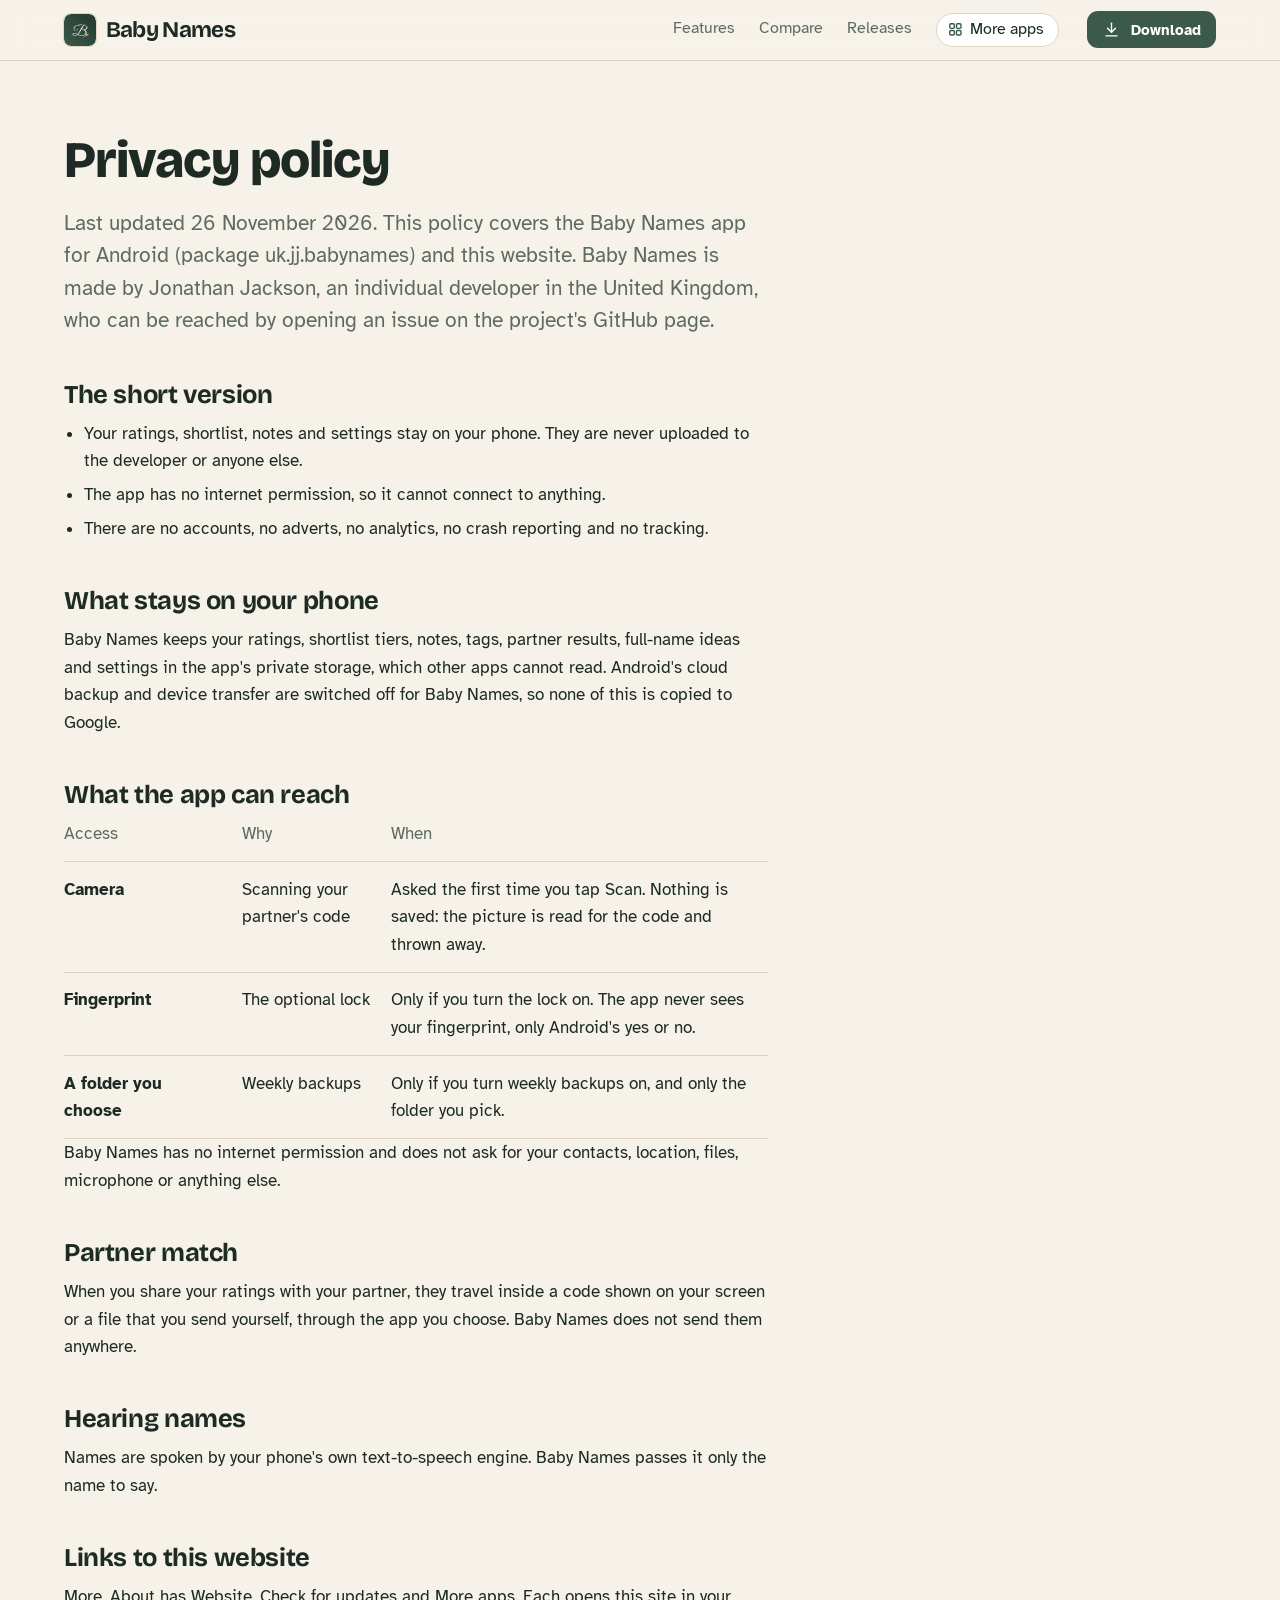
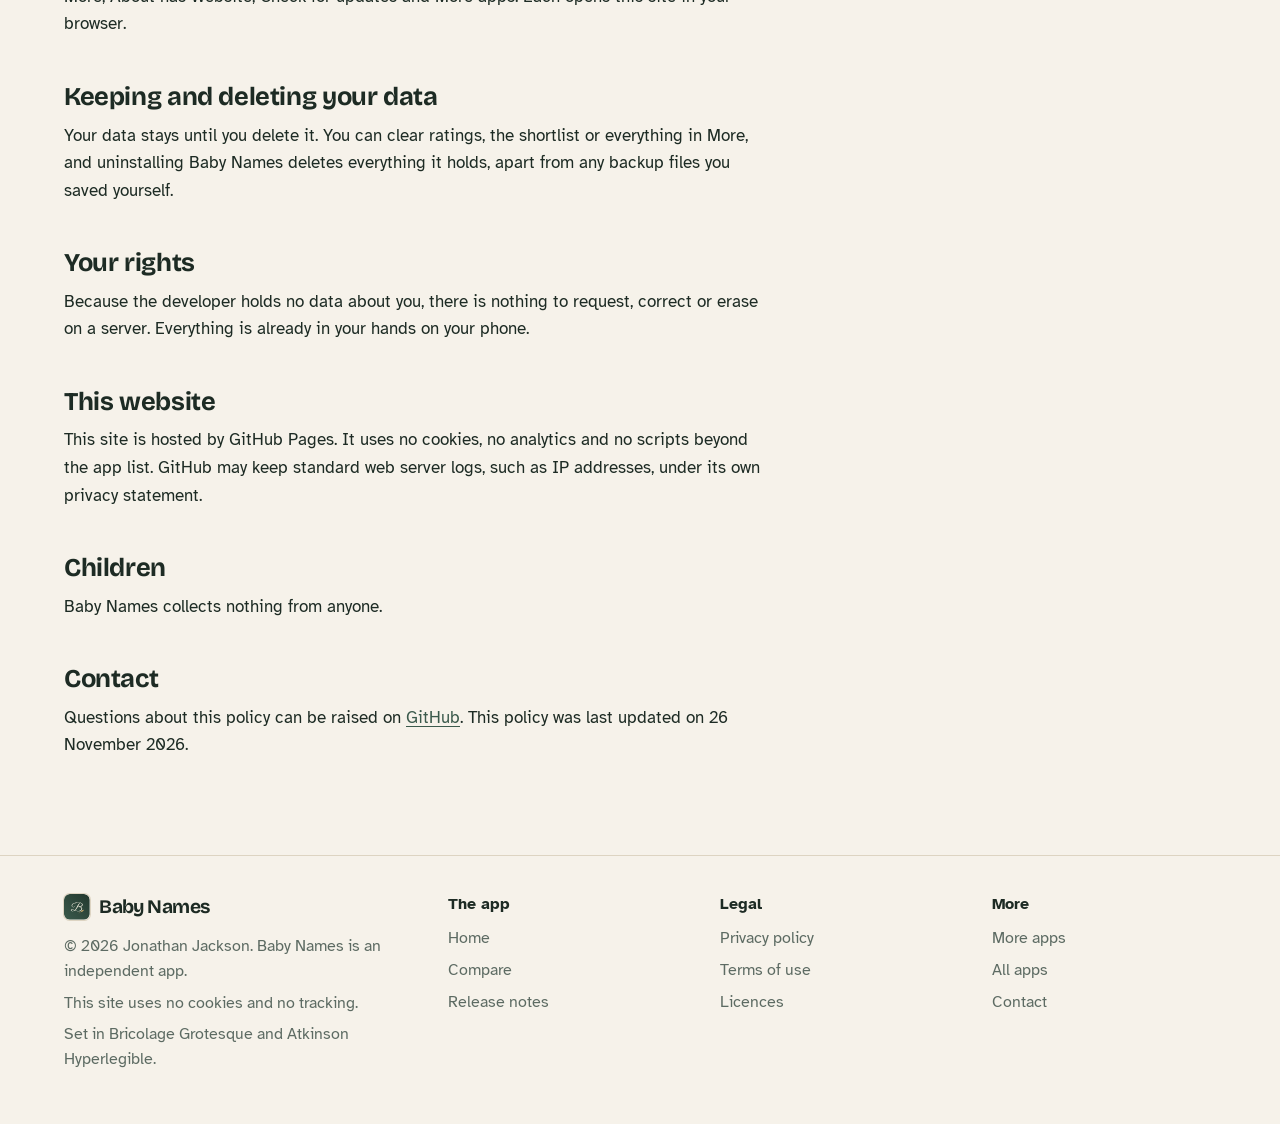
<file: privacy.html>
<!DOCTYPE html>
<html lang="en-GB">
<head>
<meta charset="utf-8">
<meta name="viewport" content="width=device-width, initial-scale=1">
<title>Baby Names privacy policy</title>
<meta name="description" content="What Baby Names does with your information: in short, it stays on your phone.">
<meta name="author" content="Jonathan Jackson">
<link rel="canonical" href="https://customgpter.github.io/babynames/privacy.html">
<meta name="theme-color" content="#f6f2ea" media="(prefers-color-scheme: light)">
<meta name="theme-color" content="#101a15" media="(prefers-color-scheme: dark)">
<meta property="og:type" content="website">
<meta property="og:site_name" content="Baby Names">
<meta property="og:title" content="Baby Names privacy policy">
<meta property="og:description" content="What Baby Names does with your information: in short, it stays on your phone.">
<meta property="og:url" content="https://customgpter.github.io/babynames/privacy.html">
<meta property="og:image" content="https://customgpter.github.io/babynames/assets/og.png">
<meta property="og:image:width" content="1200">
<meta property="og:image:height" content="630">
<meta property="og:image:alt" content="Baby Names&#x27; Discover screen: a name card with its meaning, origin and pronunciation, ready to swipe">
<meta property="og:locale" content="en_GB">
<meta name="twitter:card" content="summary_large_image">
<link rel="icon" href="./assets/favicon.svg" type="image/svg+xml">
<link rel="apple-touch-icon" href="./assets/apple-touch-icon.png">
<link rel="preload" href="./assets/fonts/bricolage-grotesque-latin.woff2" as="font" type="font/woff2" crossorigin>
<link rel="preload" href="./assets/fonts/atkinson-hyperlegible-latin-400-normal.woff2" as="font" type="font/woff2" crossorigin>
<link rel="stylesheet" href="./assets/site.css?v=1">
<link rel="stylesheet" href="./assets/house.css?v=1">
<link rel="stylesheet" href="./assets/apps-list.css?v=1">
<script src="./assets/apps-list.js?v=1" defer></script>
</head>
<body>
<a class="skip" href="#main">Skip to content</a>
<header class="masthead">
<div class="wrap">
<a class="brand" href="./" aria-label="Baby Names home"><svg viewBox="0 0 108 108" aria-hidden="true"><defs><linearGradient id="bnbg" x1="0" y1="1" x2="1" y2="0"><stop offset="0" stop-color="#3b5a4c"/><stop offset="1" stop-color="#22382e"/></linearGradient></defs><rect width="108" height="108" rx="24" fill="url(#bnbg)"/><path fill="#F7F1E3" d="M36.72 73.11Q35.7 73.11 34.38 72.9Q33.07 72.69 31.84 72.18Q30.62 71.68 29.81 70.73Q29 69.78 29 68.35Q29 66.64 30.52 65.23Q32.05 63.82 34.82 63.82Q36.86 63.82 38.61 64.49Q40.37 65.16 42.05 66.11Q43.74 67.05 45.54 67.98Q47.85 65.76 49.77 62.48Q51.69 59.2 53.61 55.43Q55.52 51.67 57.77 47.88Q60.01 44.09 62.96 40.76L65.65 37.76Q63.94 37.48 62.09 37.32Q60.24 37.16 58.25 37.16Q55.52 37.16 52.31 37.62Q49.1 38.08 45.94 39.05Q42.77 40.02 40.16 41.5Q37.55 42.98 35.98 45.01Q34.41 47.05 34.41 49.68Q34.41 51.48 35.22 52.54Q36.02 53.61 37.25 54.09Q38.47 54.58 39.72 54.58Q41.8 54.58 43.23 53.63Q44.67 52.68 45.38 51.44Q46.1 50.19 46.1 49.22Q46.1 48.89 46.56 48.89Q47.02 48.89 47.02 49.63Q47.02 51.53 45.87 52.91Q44.71 54.3 42.98 55.04Q41.25 55.78 39.49 55.78Q37.87 55.78 36.19 54.99Q34.5 54.21 33.39 52.64Q32.28 51.07 32.28 48.76Q32.28 45.98 33.85 43.83Q35.42 41.68 38.06 40.16Q40.69 38.63 43.93 37.64Q47.16 36.65 50.46 36.19Q53.77 35.72 56.68 35.72Q59.36 35.72 61.93 35.98Q64.49 36.23 66.75 36.74Q67.4 36.19 68.07 35.77Q68.74 35.35 69.3 35.12Q69.8 34.89 70.13 34.89Q70.5 34.89 70.5 35.17Q70.5 35.31 69.99 35.68Q69.39 36.14 68.95 36.53Q68.51 36.93 68.42 37.11Q73.13 38.31 76.07 40.41Q79 42.52 79 45.38Q79 47.74 77.38 49.52Q75.77 51.3 73.15 52.31Q70.54 53.33 67.59 53.47Q71.74 54.81 74.22 56.93Q76.69 59.06 76.69 62.34Q76.69 64.79 75.28 66.78Q73.87 68.76 71.54 70.17Q69.2 71.58 66.43 72.35Q63.66 73.11 60.93 73.11Q56.63 73.11 53.33 72.23Q50.03 71.35 46.47 69.73Q41.99 73.11 36.72 73.11ZM60.28 71.77Q63.15 71.77 65.51 70.89Q67.86 70.01 69.6 68.58Q71.33 67.15 72.28 65.39Q73.22 63.63 73.22 61.93Q73.22 60.31 72.25 58.81Q71.28 57.3 69.2 56.29Q66.52 54.95 64.49 54.42Q62.46 53.88 61.26 53.42Q60.79 53.19 60.65 53.1Q60.52 53.01 60.52 52.91Q60.52 52.45 60.98 52.17Q61.44 51.9 62.04 51.9Q62.96 51.9 64.03 52.04Q65.09 52.17 66.29 52.17Q69.3 52.17 71.47 50.97Q73.64 49.77 74.82 47.97Q76 46.17 76 44.41Q76 42.42 74.24 40.92Q72.48 39.42 67.86 38.22Q65.55 41.41 63.24 45.36Q60.93 49.31 58.62 53.35Q56.31 57.4 53.95 61Q51.6 64.61 49.24 67.19Q48.69 67.79 48.36 68.09Q48.04 68.39 47.48 68.9Q50.26 70.06 53.58 70.91Q56.91 71.77 60.28 71.77ZM35.79 71.68Q38.38 71.81 40.53 71.05Q42.68 70.29 44.53 68.9Q43.42 68.35 41.71 67.47Q40 66.59 38.24 65.92Q36.49 65.25 35.19 65.25Q33.48 65.25 32.6 66.15Q31.73 67.05 31.73 68.21Q31.73 69.41 32.74 70.5Q33.76 71.58 35.79 71.68Z"/><path fill="#C9A86A" d="M70,75.5 C73.5,69.5 79,66.5 84,66.2 C83,71.2 78,75.8 70,75.5 Z"/><path fill="none" stroke="#C9A86A" stroke-width="1.1" stroke-linecap="round" d="M63.5,80 C67.5,77.5 73.5,73.5 80.5,68.8"/></svg><span>Baby Names</span></a>
<nav aria-label="Main"><ul><li><a href="./#features">Features</a></li><li><a href="./compare.html">Compare</a></li><li><a href="./releases.html">Releases</a></li><li><a class="more-apps" href="./more-apps.html"><svg class="ico" viewBox="0 0 24 24" aria-hidden="true"><rect x="4" y="4" width="6.5" height="6.5" rx="1.6"/><rect x="13.5" y="4" width="6.5" height="6.5" rx="1.6"/><rect x="4" y="13.5" width="6.5" height="6.5" rx="1.6"/><rect x="13.5" y="13.5" width="6.5" height="6.5" rx="1.6"/></svg>More apps</a></li></ul></nav>
<a class="button small" href="https://github.com/CustomGPTer/babynames/releases/latest/download/BabyNames.apk"><svg class="ico" viewBox="0 0 24 24" aria-hidden="true"><path d="M12 4v11"/><path d="M7 10.5l5 5 5-5"/><path d="M5 20h14"/></svg>Download</a>
</div>
</header>
<main id="main" class="doc">
<div class="wrap">
<div class="measure">
<h1>Privacy policy</h1>
<p class="lede">Last updated 26 November 2026. This policy covers the Baby Names app for Android (package uk.jj.babynames) and this website. Baby Names is made by Jonathan Jackson, an individual developer in the United Kingdom, who can be reached by opening an issue on the project's GitHub page.</p>
<h2 id="short">The short version</h2><ul>
<li>Your ratings, shortlist, notes and settings stay on your phone. They are never uploaded to the developer or anyone else.</li>
<li>The app has no internet permission, so it cannot connect to anything.</li>
<li>There are no accounts, no adverts, no analytics, no crash reporting and no tracking.</li>
</ul><h2 id="kept">What stays on your phone</h2><p>Baby Names keeps your ratings, shortlist tiers, notes, tags, partner results, full-name ideas and settings in the app's private storage, which other apps cannot read. Android's cloud backup and device transfer are switched off for Baby Names, so none of this is copied to Google.</p><h2 id="reach">What the app can reach</h2><table>
<thead><tr><th scope="col">Access</th><th scope="col">Why</th><th scope="col">When</th></tr></thead>
<tbody>
<tr><th scope="row">Camera</th><td>Scanning your partner's code</td><td>Asked the first time you tap Scan. Nothing is saved: the picture is read for the code and thrown away.</td></tr>
<tr><th scope="row">Fingerprint</th><td>The optional lock</td><td>Only if you turn the lock on. The app never sees your fingerprint, only Android's yes or no.</td></tr>
<tr><th scope="row">A folder you choose</th><td>Weekly backups</td><td>Only if you turn weekly backups on, and only the folder you pick.</td></tr>
</tbody>
</table>
<p>Baby Names has no internet permission and does not ask for your contacts, location, files, microphone or anything else.</p><h2 id="partner">Partner match</h2><p>When you share your ratings with your partner, they travel inside a code shown on your screen or a file that you send yourself, through the app you choose. Baby Names does not send them anywhere.</p><h2 id="speech">Hearing names</h2><p>Names are spoken by your phone's own text-to-speech engine. Baby Names passes it only the name to say.</p><h2 id="links">Links to this website</h2><p>More, About has Website, Check for updates and More apps. Each opens this site in your browser.</p><h2 id="deleting">Keeping and deleting your data</h2><p>Your data stays until you delete it. You can clear ratings, the shortlist or everything in More, and uninstalling Baby Names deletes everything it holds, apart from any backup files you saved yourself.</p><h2 id="rights">Your rights</h2><p>Because the developer holds no data about you, there is nothing to request, correct or erase on a server. Everything is already in your hands on your phone.</p><h2 id="website">This website</h2><p>This site is hosted by GitHub Pages. It uses no cookies, no analytics and no scripts beyond the app list. GitHub may keep standard web server logs, such as IP addresses, under its own privacy statement.</p><h2 id="children">Children</h2><p>Baby Names collects nothing from anyone.</p>
<h2 id="contact">Contact</h2>
<p>Questions about this policy can be raised on <a href="https://github.com/CustomGPTer/babynames/issues">GitHub</a>. This policy was last updated on 26 November 2026.</p>
</div>
</div>
</main>
<footer class="colophon">
<div class="wrap">
<div>
<a class="brand" href="./" aria-label="Baby Names home"><svg viewBox="0 0 108 108" aria-hidden="true"><defs><linearGradient id="bnbg" x1="0" y1="1" x2="1" y2="0"><stop offset="0" stop-color="#3b5a4c"/><stop offset="1" stop-color="#22382e"/></linearGradient></defs><rect width="108" height="108" rx="24" fill="url(#bnbg)"/><path fill="#F7F1E3" d="M36.72 73.11Q35.7 73.11 34.38 72.9Q33.07 72.69 31.84 72.18Q30.62 71.68 29.81 70.73Q29 69.78 29 68.35Q29 66.64 30.52 65.23Q32.05 63.82 34.82 63.82Q36.86 63.82 38.61 64.49Q40.37 65.16 42.05 66.11Q43.74 67.05 45.54 67.98Q47.85 65.76 49.77 62.48Q51.69 59.2 53.61 55.43Q55.52 51.67 57.77 47.88Q60.01 44.09 62.96 40.76L65.65 37.76Q63.94 37.48 62.09 37.32Q60.24 37.16 58.25 37.16Q55.52 37.16 52.31 37.62Q49.1 38.08 45.94 39.05Q42.77 40.02 40.16 41.5Q37.55 42.98 35.98 45.01Q34.41 47.05 34.41 49.68Q34.41 51.48 35.22 52.54Q36.02 53.61 37.25 54.09Q38.47 54.58 39.72 54.58Q41.8 54.58 43.23 53.63Q44.67 52.68 45.38 51.44Q46.1 50.19 46.1 49.22Q46.1 48.89 46.56 48.89Q47.02 48.89 47.02 49.63Q47.02 51.53 45.87 52.91Q44.71 54.3 42.98 55.04Q41.25 55.78 39.49 55.78Q37.87 55.78 36.19 54.99Q34.5 54.21 33.39 52.64Q32.28 51.07 32.28 48.76Q32.28 45.98 33.85 43.83Q35.42 41.68 38.06 40.16Q40.69 38.63 43.93 37.64Q47.16 36.65 50.46 36.19Q53.77 35.72 56.68 35.72Q59.36 35.72 61.93 35.98Q64.49 36.23 66.75 36.74Q67.4 36.19 68.07 35.77Q68.74 35.35 69.3 35.12Q69.8 34.89 70.13 34.89Q70.5 34.89 70.5 35.17Q70.5 35.31 69.99 35.68Q69.39 36.14 68.95 36.53Q68.51 36.93 68.42 37.11Q73.13 38.31 76.07 40.41Q79 42.52 79 45.38Q79 47.74 77.38 49.52Q75.77 51.3 73.15 52.31Q70.54 53.33 67.59 53.47Q71.74 54.81 74.22 56.93Q76.69 59.06 76.69 62.34Q76.69 64.79 75.28 66.78Q73.87 68.76 71.54 70.17Q69.2 71.58 66.43 72.35Q63.66 73.11 60.93 73.11Q56.63 73.11 53.33 72.23Q50.03 71.35 46.47 69.73Q41.99 73.11 36.72 73.11ZM60.28 71.77Q63.15 71.77 65.51 70.89Q67.86 70.01 69.6 68.58Q71.33 67.15 72.28 65.39Q73.22 63.63 73.22 61.93Q73.22 60.31 72.25 58.81Q71.28 57.3 69.2 56.29Q66.52 54.95 64.49 54.42Q62.46 53.88 61.26 53.42Q60.79 53.19 60.65 53.1Q60.52 53.01 60.52 52.91Q60.52 52.45 60.98 52.17Q61.44 51.9 62.04 51.9Q62.96 51.9 64.03 52.04Q65.09 52.17 66.29 52.17Q69.3 52.17 71.47 50.97Q73.64 49.77 74.82 47.97Q76 46.17 76 44.41Q76 42.42 74.24 40.92Q72.48 39.42 67.86 38.22Q65.55 41.41 63.24 45.36Q60.93 49.31 58.62 53.35Q56.31 57.4 53.95 61Q51.6 64.61 49.24 67.19Q48.69 67.79 48.36 68.09Q48.04 68.39 47.48 68.9Q50.26 70.06 53.58 70.91Q56.91 71.77 60.28 71.77ZM35.79 71.68Q38.38 71.81 40.53 71.05Q42.68 70.29 44.53 68.9Q43.42 68.35 41.71 67.47Q40 66.59 38.24 65.92Q36.49 65.25 35.19 65.25Q33.48 65.25 32.6 66.15Q31.73 67.05 31.73 68.21Q31.73 69.41 32.74 70.5Q33.76 71.58 35.79 71.68Z"/><path fill="#C9A86A" d="M70,75.5 C73.5,69.5 79,66.5 84,66.2 C83,71.2 78,75.8 70,75.5 Z"/><path fill="none" stroke="#C9A86A" stroke-width="1.1" stroke-linecap="round" d="M63.5,80 C67.5,77.5 73.5,73.5 80.5,68.8"/></svg><span>Baby Names</span></a>
<p>&copy; 2026 Jonathan Jackson. Baby Names is an independent app.</p>
<p>This site uses no cookies and no tracking.</p>
<p>Set in Bricolage Grotesque and Atkinson Hyperlegible.</p>
</div>
<nav aria-label="The app"><h2>The app</h2><ul>
<li><a href="./">Home</a></li>
<li><a href="./compare.html">Compare</a></li>
<li><a href="./releases.html">Release notes</a></li>

</ul></nav>
<nav aria-label="Legal"><h2>Legal</h2><ul>
<li><a href="./privacy.html">Privacy policy</a></li>
<li><a href="./terms.html">Terms of use</a></li>
<li><a href="./licences.html">Licences</a></li>
</ul></nav>
<nav aria-label="More"><h2>More</h2><ul>
<li><a href="./more-apps.html">More apps</a></li>
<li><a href="https://customgpter.github.io/">All apps</a></li>
<li><a href="https://github.com/CustomGPTer/babynames/issues">Contact</a></li>
</ul></nav>
</div>
</footer>
</body>
</html>
</file>
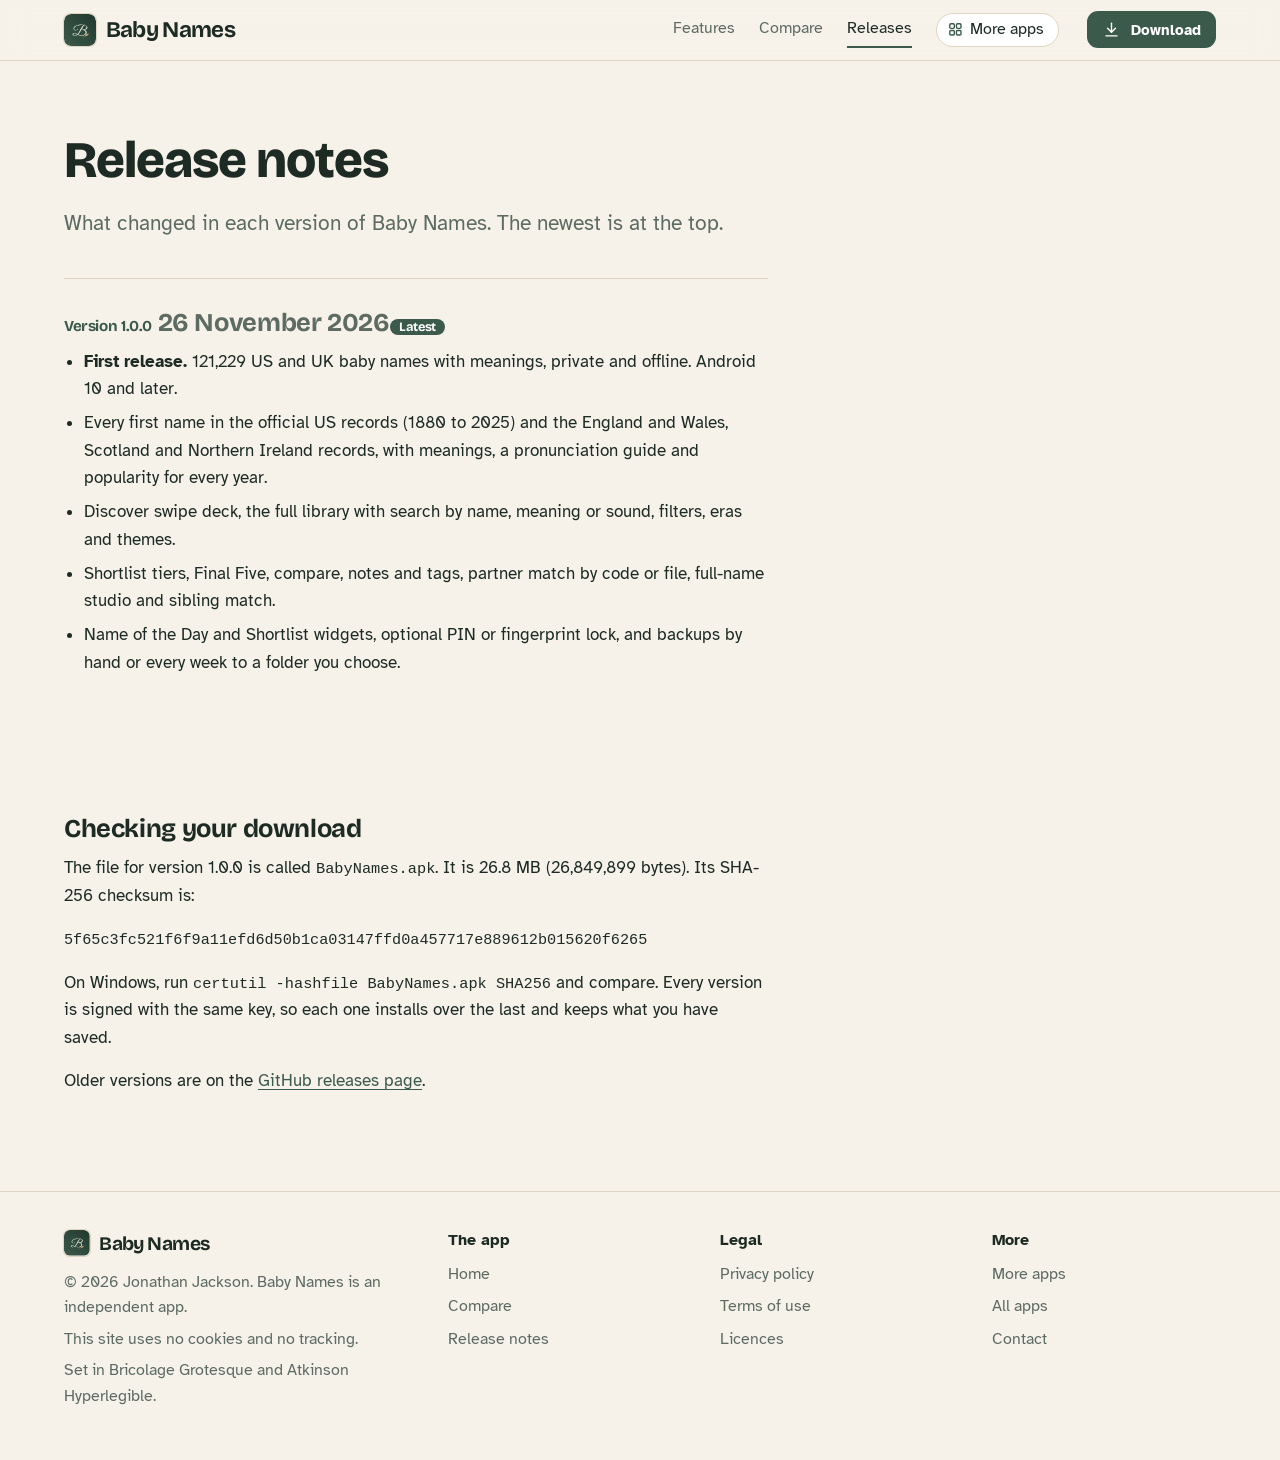
<file: releases.html>
<!DOCTYPE html>
<html lang="en-GB">
<head>
<meta charset="utf-8">
<meta name="viewport" content="width=device-width, initial-scale=1">
<title>Baby Names release notes</title>
<meta name="description" content="What changed in each version of Baby Names, with the file size and checksum to check your download.">
<meta name="author" content="Jonathan Jackson">
<link rel="canonical" href="https://customgpter.github.io/babynames/releases.html">
<meta name="theme-color" content="#f6f2ea" media="(prefers-color-scheme: light)">
<meta name="theme-color" content="#101a15" media="(prefers-color-scheme: dark)">
<meta property="og:type" content="website">
<meta property="og:site_name" content="Baby Names">
<meta property="og:title" content="Baby Names release notes">
<meta property="og:description" content="What changed in each version of Baby Names, with the file size and checksum to check your download.">
<meta property="og:url" content="https://customgpter.github.io/babynames/releases.html">
<meta property="og:image" content="https://customgpter.github.io/babynames/assets/og.png">
<meta property="og:image:width" content="1200">
<meta property="og:image:height" content="630">
<meta property="og:image:alt" content="Baby Names&#x27; Discover screen: a name card with its meaning, origin and pronunciation, ready to swipe">
<meta property="og:locale" content="en_GB">
<meta name="twitter:card" content="summary_large_image">
<link rel="icon" href="./assets/favicon.svg" type="image/svg+xml">
<link rel="apple-touch-icon" href="./assets/apple-touch-icon.png">
<link rel="preload" href="./assets/fonts/bricolage-grotesque-latin.woff2" as="font" type="font/woff2" crossorigin>
<link rel="preload" href="./assets/fonts/atkinson-hyperlegible-latin-400-normal.woff2" as="font" type="font/woff2" crossorigin>
<link rel="stylesheet" href="./assets/site.css?v=1">
<link rel="stylesheet" href="./assets/house.css?v=1">
<link rel="stylesheet" href="./assets/apps-list.css?v=1">
<script src="./assets/apps-list.js?v=1" defer></script>
</head>
<body>
<a class="skip" href="#main">Skip to content</a>
<header class="masthead">
<div class="wrap">
<a class="brand" href="./" aria-label="Baby Names home"><svg viewBox="0 0 108 108" aria-hidden="true"><defs><linearGradient id="bnbg" x1="0" y1="1" x2="1" y2="0"><stop offset="0" stop-color="#3b5a4c"/><stop offset="1" stop-color="#22382e"/></linearGradient></defs><rect width="108" height="108" rx="24" fill="url(#bnbg)"/><path fill="#F7F1E3" d="M36.72 73.11Q35.7 73.11 34.38 72.9Q33.07 72.69 31.84 72.18Q30.62 71.68 29.81 70.73Q29 69.78 29 68.35Q29 66.64 30.52 65.23Q32.05 63.82 34.82 63.82Q36.86 63.82 38.61 64.49Q40.37 65.16 42.05 66.11Q43.74 67.05 45.54 67.98Q47.85 65.76 49.77 62.48Q51.69 59.2 53.61 55.43Q55.52 51.67 57.77 47.88Q60.01 44.09 62.96 40.76L65.65 37.76Q63.94 37.48 62.09 37.32Q60.24 37.16 58.25 37.16Q55.52 37.16 52.31 37.62Q49.1 38.08 45.94 39.05Q42.77 40.02 40.16 41.5Q37.55 42.98 35.98 45.01Q34.41 47.05 34.41 49.68Q34.41 51.48 35.22 52.54Q36.02 53.61 37.25 54.09Q38.47 54.58 39.72 54.58Q41.8 54.58 43.23 53.63Q44.67 52.68 45.38 51.44Q46.1 50.19 46.1 49.22Q46.1 48.89 46.56 48.89Q47.02 48.89 47.02 49.63Q47.02 51.53 45.87 52.91Q44.71 54.3 42.98 55.04Q41.25 55.78 39.49 55.78Q37.87 55.78 36.19 54.99Q34.5 54.21 33.39 52.64Q32.28 51.07 32.28 48.76Q32.28 45.98 33.85 43.83Q35.42 41.68 38.06 40.16Q40.69 38.63 43.93 37.64Q47.16 36.65 50.46 36.19Q53.77 35.72 56.68 35.72Q59.36 35.72 61.93 35.98Q64.49 36.23 66.75 36.74Q67.4 36.19 68.07 35.77Q68.74 35.35 69.3 35.12Q69.8 34.89 70.13 34.89Q70.5 34.89 70.5 35.17Q70.5 35.31 69.99 35.68Q69.39 36.14 68.95 36.53Q68.51 36.93 68.42 37.11Q73.13 38.31 76.07 40.41Q79 42.52 79 45.38Q79 47.74 77.38 49.52Q75.77 51.3 73.15 52.31Q70.54 53.33 67.59 53.47Q71.74 54.81 74.22 56.93Q76.69 59.06 76.69 62.34Q76.69 64.79 75.28 66.78Q73.87 68.76 71.54 70.17Q69.2 71.58 66.43 72.35Q63.66 73.11 60.93 73.11Q56.63 73.11 53.33 72.23Q50.03 71.35 46.47 69.73Q41.99 73.11 36.72 73.11ZM60.28 71.77Q63.15 71.77 65.51 70.89Q67.86 70.01 69.6 68.58Q71.33 67.15 72.28 65.39Q73.22 63.63 73.22 61.93Q73.22 60.31 72.25 58.81Q71.28 57.3 69.2 56.29Q66.52 54.95 64.49 54.42Q62.46 53.88 61.26 53.42Q60.79 53.19 60.65 53.1Q60.52 53.01 60.52 52.91Q60.52 52.45 60.98 52.17Q61.44 51.9 62.04 51.9Q62.96 51.9 64.03 52.04Q65.09 52.17 66.29 52.17Q69.3 52.17 71.47 50.97Q73.64 49.77 74.82 47.97Q76 46.17 76 44.41Q76 42.42 74.24 40.92Q72.48 39.42 67.86 38.22Q65.55 41.41 63.24 45.36Q60.93 49.31 58.62 53.35Q56.31 57.4 53.95 61Q51.6 64.61 49.24 67.19Q48.69 67.79 48.36 68.09Q48.04 68.39 47.48 68.9Q50.26 70.06 53.58 70.91Q56.91 71.77 60.28 71.77ZM35.79 71.68Q38.38 71.81 40.53 71.05Q42.68 70.29 44.53 68.9Q43.42 68.35 41.71 67.47Q40 66.59 38.24 65.92Q36.49 65.25 35.19 65.25Q33.48 65.25 32.6 66.15Q31.73 67.05 31.73 68.21Q31.73 69.41 32.74 70.5Q33.76 71.58 35.79 71.68Z"/><path fill="#C9A86A" d="M70,75.5 C73.5,69.5 79,66.5 84,66.2 C83,71.2 78,75.8 70,75.5 Z"/><path fill="none" stroke="#C9A86A" stroke-width="1.1" stroke-linecap="round" d="M63.5,80 C67.5,77.5 73.5,73.5 80.5,68.8"/></svg><span>Baby Names</span></a>
<nav aria-label="Main"><ul><li><a href="./#features">Features</a></li><li><a href="./compare.html">Compare</a></li><li><a href="./releases.html" aria-current="page">Releases</a></li><li><a class="more-apps" href="./more-apps.html"><svg class="ico" viewBox="0 0 24 24" aria-hidden="true"><rect x="4" y="4" width="6.5" height="6.5" rx="1.6"/><rect x="13.5" y="4" width="6.5" height="6.5" rx="1.6"/><rect x="4" y="13.5" width="6.5" height="6.5" rx="1.6"/><rect x="13.5" y="13.5" width="6.5" height="6.5" rx="1.6"/></svg>More apps</a></li></ul></nav>
<a class="button small" href="https://github.com/CustomGPTer/babynames/releases/latest/download/BabyNames.apk"><svg class="ico" viewBox="0 0 24 24" aria-hidden="true"><path d="M12 4v11"/><path d="M7 10.5l5 5 5-5"/><path d="M5 20h14"/></svg>Download</a>
</div>
</header>
<main id="main" class="doc">
<div class="wrap">
<div class="measure">
<h1>Release notes</h1>
<p class="lede">What changed in each version of Baby Names. The newest is at the top.</p>
<section class="release" id="v1.0.0"><h2><span class="ver">Version 1.0.0</span> <span class="when">26 November 2026</span><span class="tag">Latest</span></h2><ul><li><b>First release.</b> 121,229 US and UK baby names with meanings, private and offline. Android 10 and later.</li><li>Every first name in the official US records (1880 to 2025) and the England and Wales, Scotland and Northern Ireland records, with meanings, a pronunciation guide and popularity for every year.</li><li>Discover swipe deck, the full library with search by name, meaning or sound, filters, eras and themes.</li><li>Shortlist tiers, Final Five, compare, notes and tags, partner match by code or file, full-name studio and sibling match.</li><li>Name of the Day and Shortlist widgets, optional PIN or fingerprint lock, and backups by hand or every week to a folder you choose.</li></ul></section>
<h2 id="checking">Checking your download</h2>
<p>The file for version 1.0.0 is called <code>BabyNames.apk</code>. It is 26.8 MB (26,849,899 bytes). Its SHA-256 checksum is:</p>
<p><code class="sum">5f65c3fc521f6f9a11efd6d50b1ca03147ffd0a457717e889612b015620f6265</code></p>
<p>On Windows, run <code>certutil -hashfile BabyNames.apk SHA256</code> and compare. Every version is signed with the same key, so each one installs over the last and keeps what you have saved.</p>
<p>Older versions are on the <a href="https://github.com/CustomGPTer/babynames/releases">GitHub releases page</a>.</p>
</div>
</div>
</main>
<footer class="colophon">
<div class="wrap">
<div>
<a class="brand" href="./" aria-label="Baby Names home"><svg viewBox="0 0 108 108" aria-hidden="true"><defs><linearGradient id="bnbg" x1="0" y1="1" x2="1" y2="0"><stop offset="0" stop-color="#3b5a4c"/><stop offset="1" stop-color="#22382e"/></linearGradient></defs><rect width="108" height="108" rx="24" fill="url(#bnbg)"/><path fill="#F7F1E3" d="M36.72 73.11Q35.7 73.11 34.38 72.9Q33.07 72.69 31.84 72.18Q30.62 71.68 29.81 70.73Q29 69.78 29 68.35Q29 66.64 30.52 65.23Q32.05 63.82 34.82 63.82Q36.86 63.82 38.61 64.49Q40.37 65.16 42.05 66.11Q43.74 67.05 45.54 67.98Q47.85 65.76 49.77 62.48Q51.69 59.2 53.61 55.43Q55.52 51.67 57.77 47.88Q60.01 44.09 62.96 40.76L65.65 37.76Q63.94 37.48 62.09 37.32Q60.24 37.16 58.25 37.16Q55.52 37.16 52.31 37.62Q49.1 38.08 45.94 39.05Q42.77 40.02 40.16 41.5Q37.55 42.98 35.98 45.01Q34.41 47.05 34.41 49.68Q34.41 51.48 35.22 52.54Q36.02 53.61 37.25 54.09Q38.47 54.58 39.72 54.58Q41.8 54.58 43.23 53.63Q44.67 52.68 45.38 51.44Q46.1 50.19 46.1 49.22Q46.1 48.89 46.56 48.89Q47.02 48.89 47.02 49.63Q47.02 51.53 45.87 52.91Q44.71 54.3 42.98 55.04Q41.25 55.78 39.49 55.78Q37.87 55.78 36.19 54.99Q34.5 54.21 33.39 52.64Q32.28 51.07 32.28 48.76Q32.28 45.98 33.85 43.83Q35.42 41.68 38.06 40.16Q40.69 38.63 43.93 37.64Q47.16 36.65 50.46 36.19Q53.77 35.72 56.68 35.72Q59.36 35.72 61.93 35.98Q64.49 36.23 66.75 36.74Q67.4 36.19 68.07 35.77Q68.74 35.35 69.3 35.12Q69.8 34.89 70.13 34.89Q70.5 34.89 70.5 35.17Q70.5 35.31 69.99 35.68Q69.39 36.14 68.95 36.53Q68.51 36.93 68.42 37.11Q73.13 38.31 76.07 40.41Q79 42.52 79 45.38Q79 47.74 77.38 49.52Q75.77 51.3 73.15 52.31Q70.54 53.33 67.59 53.47Q71.74 54.81 74.22 56.93Q76.69 59.06 76.69 62.34Q76.69 64.79 75.28 66.78Q73.87 68.76 71.54 70.17Q69.2 71.58 66.43 72.35Q63.66 73.11 60.93 73.11Q56.63 73.11 53.33 72.23Q50.03 71.35 46.47 69.73Q41.99 73.11 36.72 73.11ZM60.28 71.77Q63.15 71.77 65.51 70.89Q67.86 70.01 69.6 68.58Q71.33 67.15 72.28 65.39Q73.22 63.63 73.22 61.93Q73.22 60.31 72.25 58.81Q71.28 57.3 69.2 56.29Q66.52 54.95 64.49 54.42Q62.46 53.88 61.26 53.42Q60.79 53.19 60.65 53.1Q60.52 53.01 60.52 52.91Q60.52 52.45 60.98 52.17Q61.44 51.9 62.04 51.9Q62.96 51.9 64.03 52.04Q65.09 52.17 66.29 52.17Q69.3 52.17 71.47 50.97Q73.64 49.77 74.82 47.97Q76 46.17 76 44.41Q76 42.42 74.24 40.92Q72.48 39.42 67.86 38.22Q65.55 41.41 63.24 45.36Q60.93 49.31 58.62 53.35Q56.31 57.4 53.95 61Q51.6 64.61 49.24 67.19Q48.69 67.79 48.36 68.09Q48.04 68.39 47.48 68.9Q50.26 70.06 53.58 70.91Q56.91 71.77 60.28 71.77ZM35.79 71.68Q38.38 71.81 40.53 71.05Q42.68 70.29 44.53 68.9Q43.42 68.35 41.71 67.47Q40 66.59 38.24 65.92Q36.49 65.25 35.19 65.25Q33.48 65.25 32.6 66.15Q31.73 67.05 31.73 68.21Q31.73 69.41 32.74 70.5Q33.76 71.58 35.79 71.68Z"/><path fill="#C9A86A" d="M70,75.5 C73.5,69.5 79,66.5 84,66.2 C83,71.2 78,75.8 70,75.5 Z"/><path fill="none" stroke="#C9A86A" stroke-width="1.1" stroke-linecap="round" d="M63.5,80 C67.5,77.5 73.5,73.5 80.5,68.8"/></svg><span>Baby Names</span></a>
<p>&copy; 2026 Jonathan Jackson. Baby Names is an independent app.</p>
<p>This site uses no cookies and no tracking.</p>
<p>Set in Bricolage Grotesque and Atkinson Hyperlegible.</p>
</div>
<nav aria-label="The app"><h2>The app</h2><ul>
<li><a href="./">Home</a></li>
<li><a href="./compare.html">Compare</a></li>
<li><a href="./releases.html">Release notes</a></li>

</ul></nav>
<nav aria-label="Legal"><h2>Legal</h2><ul>
<li><a href="./privacy.html">Privacy policy</a></li>
<li><a href="./terms.html">Terms of use</a></li>
<li><a href="./licences.html">Licences</a></li>
</ul></nav>
<nav aria-label="More"><h2>More</h2><ul>
<li><a href="./more-apps.html">More apps</a></li>
<li><a href="https://customgpter.github.io/">All apps</a></li>
<li><a href="https://github.com/CustomGPTer/babynames/issues">Contact</a></li>
</ul></nav>
</div>
</footer>
</body>
</html>
</file>
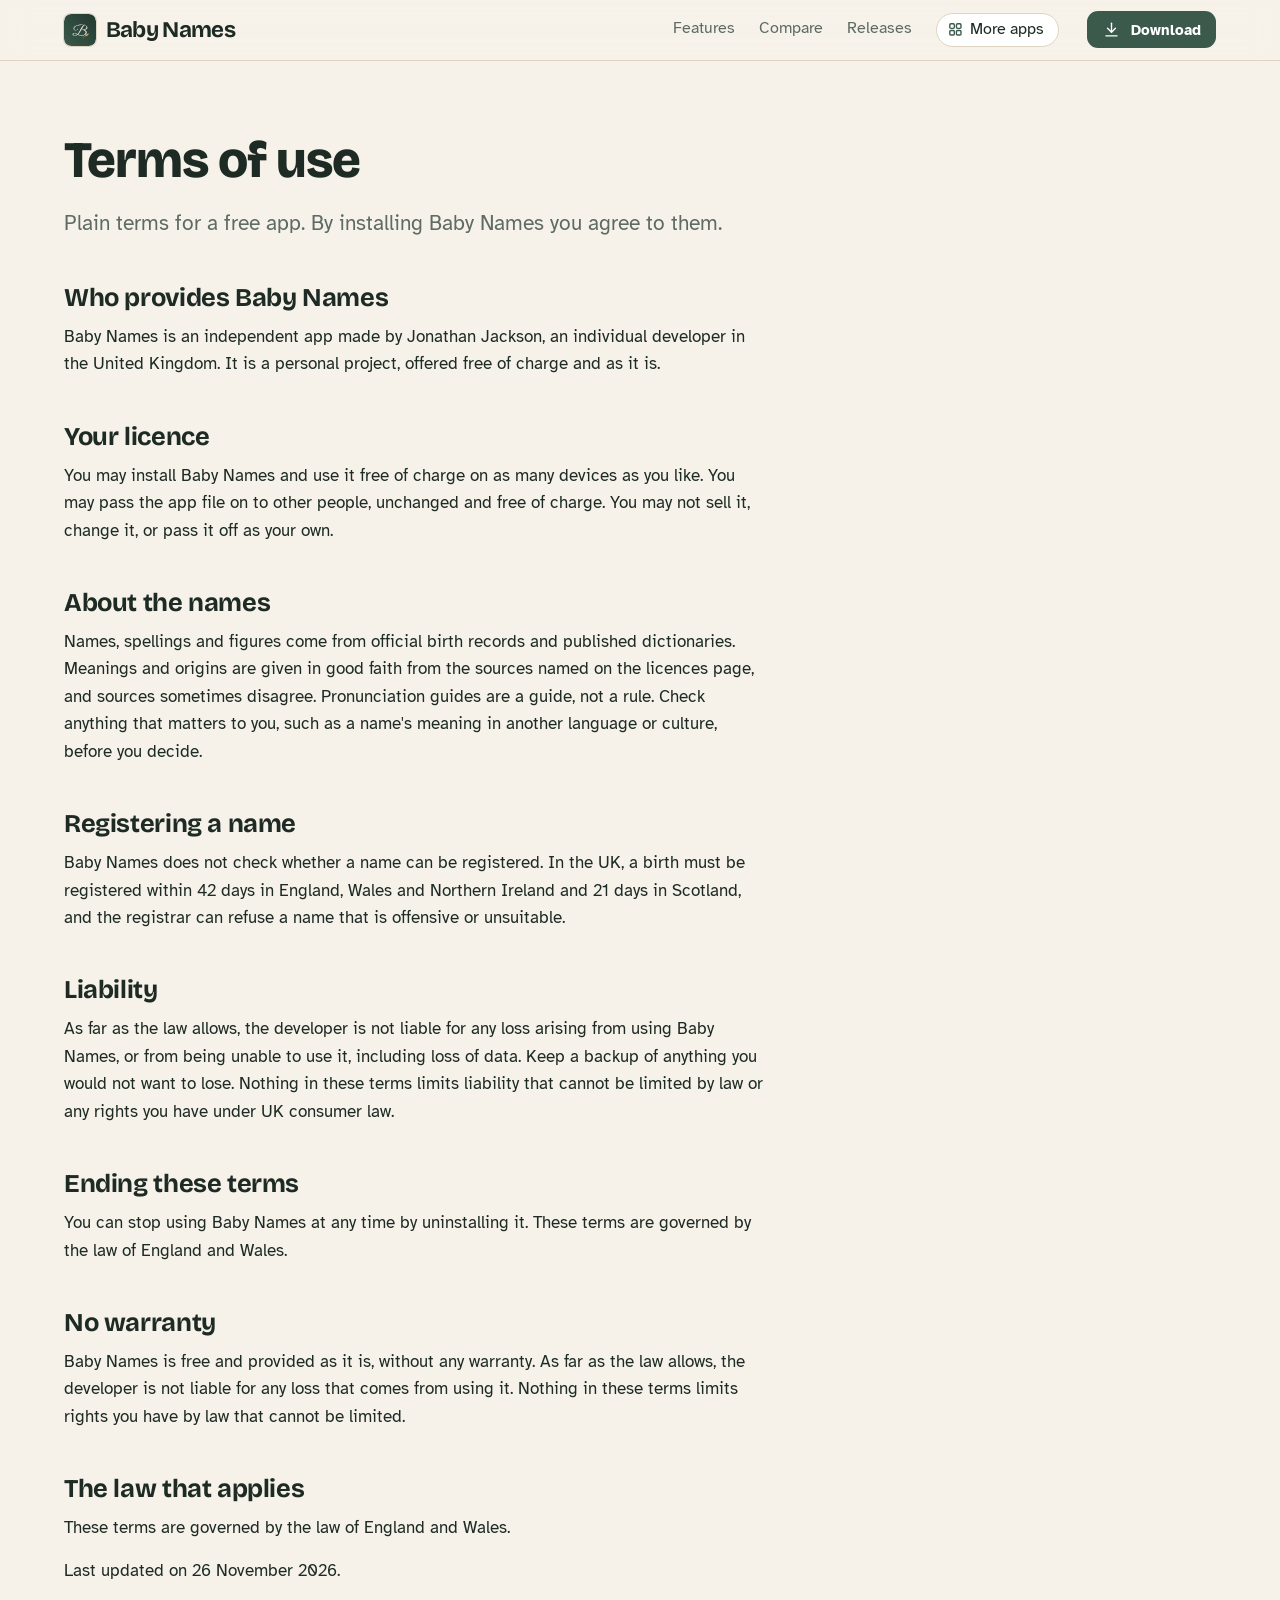
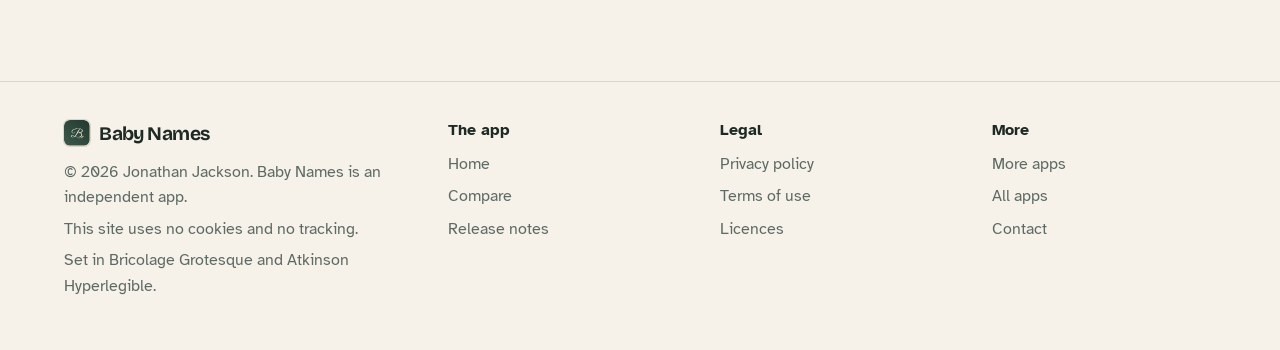
<file: terms.html>
<!DOCTYPE html>
<html lang="en-GB">
<head>
<meta charset="utf-8">
<meta name="viewport" content="width=device-width, initial-scale=1">
<title>Baby Names terms of use</title>
<meta name="description" content="The terms for using Baby Names.">
<meta name="author" content="Jonathan Jackson">
<link rel="canonical" href="https://customgpter.github.io/babynames/terms.html">
<meta name="theme-color" content="#f6f2ea" media="(prefers-color-scheme: light)">
<meta name="theme-color" content="#101a15" media="(prefers-color-scheme: dark)">
<meta property="og:type" content="website">
<meta property="og:site_name" content="Baby Names">
<meta property="og:title" content="Baby Names terms of use">
<meta property="og:description" content="The terms for using Baby Names.">
<meta property="og:url" content="https://customgpter.github.io/babynames/terms.html">
<meta property="og:image" content="https://customgpter.github.io/babynames/assets/og.png">
<meta property="og:image:width" content="1200">
<meta property="og:image:height" content="630">
<meta property="og:image:alt" content="Baby Names&#x27; Discover screen: a name card with its meaning, origin and pronunciation, ready to swipe">
<meta property="og:locale" content="en_GB">
<meta name="twitter:card" content="summary_large_image">
<link rel="icon" href="./assets/favicon.svg" type="image/svg+xml">
<link rel="apple-touch-icon" href="./assets/apple-touch-icon.png">
<link rel="preload" href="./assets/fonts/bricolage-grotesque-latin.woff2" as="font" type="font/woff2" crossorigin>
<link rel="preload" href="./assets/fonts/atkinson-hyperlegible-latin-400-normal.woff2" as="font" type="font/woff2" crossorigin>
<link rel="stylesheet" href="./assets/site.css?v=1">
<link rel="stylesheet" href="./assets/house.css?v=1">
<link rel="stylesheet" href="./assets/apps-list.css?v=1">
<script src="./assets/apps-list.js?v=1" defer></script>
</head>
<body>
<a class="skip" href="#main">Skip to content</a>
<header class="masthead">
<div class="wrap">
<a class="brand" href="./" aria-label="Baby Names home"><svg viewBox="0 0 108 108" aria-hidden="true"><defs><linearGradient id="bnbg" x1="0" y1="1" x2="1" y2="0"><stop offset="0" stop-color="#3b5a4c"/><stop offset="1" stop-color="#22382e"/></linearGradient></defs><rect width="108" height="108" rx="24" fill="url(#bnbg)"/><path fill="#F7F1E3" d="M36.72 73.11Q35.7 73.11 34.38 72.9Q33.07 72.69 31.84 72.18Q30.62 71.68 29.81 70.73Q29 69.78 29 68.35Q29 66.64 30.52 65.23Q32.05 63.82 34.82 63.82Q36.86 63.82 38.61 64.49Q40.37 65.16 42.05 66.11Q43.74 67.05 45.54 67.98Q47.85 65.76 49.77 62.48Q51.69 59.2 53.61 55.43Q55.52 51.67 57.77 47.88Q60.01 44.09 62.96 40.76L65.65 37.76Q63.94 37.48 62.09 37.32Q60.24 37.16 58.25 37.16Q55.52 37.16 52.31 37.62Q49.1 38.08 45.94 39.05Q42.77 40.02 40.16 41.5Q37.55 42.98 35.98 45.01Q34.41 47.05 34.41 49.68Q34.41 51.48 35.22 52.54Q36.02 53.61 37.25 54.09Q38.47 54.58 39.72 54.58Q41.8 54.58 43.23 53.63Q44.67 52.68 45.38 51.44Q46.1 50.19 46.1 49.22Q46.1 48.89 46.56 48.89Q47.02 48.89 47.02 49.63Q47.02 51.53 45.87 52.91Q44.71 54.3 42.98 55.04Q41.25 55.78 39.49 55.78Q37.87 55.78 36.19 54.99Q34.5 54.21 33.39 52.64Q32.28 51.07 32.28 48.76Q32.28 45.98 33.85 43.83Q35.42 41.68 38.06 40.16Q40.69 38.63 43.93 37.64Q47.16 36.65 50.46 36.19Q53.77 35.72 56.68 35.72Q59.36 35.72 61.93 35.98Q64.49 36.23 66.75 36.74Q67.4 36.19 68.07 35.77Q68.74 35.35 69.3 35.12Q69.8 34.89 70.13 34.89Q70.5 34.89 70.5 35.17Q70.5 35.31 69.99 35.68Q69.39 36.14 68.95 36.53Q68.51 36.93 68.42 37.11Q73.13 38.31 76.07 40.41Q79 42.52 79 45.38Q79 47.74 77.38 49.52Q75.77 51.3 73.15 52.31Q70.54 53.33 67.59 53.47Q71.74 54.81 74.22 56.93Q76.69 59.06 76.69 62.34Q76.69 64.79 75.28 66.78Q73.87 68.76 71.54 70.17Q69.2 71.58 66.43 72.35Q63.66 73.11 60.93 73.11Q56.63 73.11 53.33 72.23Q50.03 71.35 46.47 69.73Q41.99 73.11 36.72 73.11ZM60.28 71.77Q63.15 71.77 65.51 70.89Q67.86 70.01 69.6 68.58Q71.33 67.15 72.28 65.39Q73.22 63.63 73.22 61.93Q73.22 60.31 72.25 58.81Q71.28 57.3 69.2 56.29Q66.52 54.95 64.49 54.42Q62.46 53.88 61.26 53.42Q60.79 53.19 60.65 53.1Q60.52 53.01 60.52 52.91Q60.52 52.45 60.98 52.17Q61.44 51.9 62.04 51.9Q62.96 51.9 64.03 52.04Q65.09 52.17 66.29 52.17Q69.3 52.17 71.47 50.97Q73.64 49.77 74.82 47.97Q76 46.17 76 44.41Q76 42.42 74.24 40.92Q72.48 39.42 67.86 38.22Q65.55 41.41 63.24 45.36Q60.93 49.31 58.62 53.35Q56.31 57.4 53.95 61Q51.6 64.61 49.24 67.19Q48.69 67.79 48.36 68.09Q48.04 68.39 47.48 68.9Q50.26 70.06 53.58 70.91Q56.91 71.77 60.28 71.77ZM35.79 71.68Q38.38 71.81 40.53 71.05Q42.68 70.29 44.53 68.9Q43.42 68.35 41.71 67.47Q40 66.59 38.24 65.92Q36.49 65.25 35.19 65.25Q33.48 65.25 32.6 66.15Q31.73 67.05 31.73 68.21Q31.73 69.41 32.74 70.5Q33.76 71.58 35.79 71.68Z"/><path fill="#C9A86A" d="M70,75.5 C73.5,69.5 79,66.5 84,66.2 C83,71.2 78,75.8 70,75.5 Z"/><path fill="none" stroke="#C9A86A" stroke-width="1.1" stroke-linecap="round" d="M63.5,80 C67.5,77.5 73.5,73.5 80.5,68.8"/></svg><span>Baby Names</span></a>
<nav aria-label="Main"><ul><li><a href="./#features">Features</a></li><li><a href="./compare.html">Compare</a></li><li><a href="./releases.html">Releases</a></li><li><a class="more-apps" href="./more-apps.html"><svg class="ico" viewBox="0 0 24 24" aria-hidden="true"><rect x="4" y="4" width="6.5" height="6.5" rx="1.6"/><rect x="13.5" y="4" width="6.5" height="6.5" rx="1.6"/><rect x="4" y="13.5" width="6.5" height="6.5" rx="1.6"/><rect x="13.5" y="13.5" width="6.5" height="6.5" rx="1.6"/></svg>More apps</a></li></ul></nav>
<a class="button small" href="https://github.com/CustomGPTer/babynames/releases/latest/download/BabyNames.apk"><svg class="ico" viewBox="0 0 24 24" aria-hidden="true"><path d="M12 4v11"/><path d="M7 10.5l5 5 5-5"/><path d="M5 20h14"/></svg>Download</a>
</div>
</header>
<main id="main" class="doc">
<div class="wrap">
<div class="measure">
<h1>Terms of use</h1>
<p class="lede">Plain terms for a free app. By installing Baby Names you agree to them.</p>
<h2 id="who">Who provides Baby Names</h2><p>Baby Names is an independent app made by Jonathan Jackson, an individual developer in the United Kingdom. It is a personal project, offered free of charge and as it is.</p><h2 id="licence">Your licence</h2><p>You may install Baby Names and use it free of charge on as many devices as you like. You may pass the app file on to other people, unchanged and free of charge. You may not sell it, change it, or pass it off as your own.</p><h2 id="names">About the names</h2><p>Names, spellings and figures come from official birth records and published dictionaries. Meanings and origins are given in good faith from the sources named on the licences page, and sources sometimes disagree. Pronunciation guides are a guide, not a rule. Check anything that matters to you, such as a name's meaning in another language or culture, before you decide.</p><h2 id="registering">Registering a name</h2><p>Baby Names does not check whether a name can be registered. In the UK, a birth must be registered within 42 days in England, Wales and Northern Ireland and 21 days in Scotland, and the registrar can refuse a name that is offensive or unsuitable.</p><h2 id="liability">Liability</h2><p>As far as the law allows, the developer is not liable for any loss arising from using Baby Names, or from being unable to use it, including loss of data. Keep a backup of anything you would not want to lose. Nothing in these terms limits liability that cannot be limited by law or any rights you have under UK consumer law.</p><h2 id="ending">Ending these terms</h2><p>You can stop using Baby Names at any time by uninstalling it. These terms are governed by the law of England and Wales.</p>
<h2 id="no-warranty">No warranty</h2>
<p>Baby Names is free and provided as it is, without any warranty. As far as the law allows, the developer is not liable for any loss that comes from using it. Nothing in these terms limits rights you have by law that cannot be limited.</p>
<h2 id="governing">The law that applies</h2>
<p>These terms are governed by the law of England and Wales.</p>
<p>Last updated on 26 November 2026.</p>
</div>
</div>
</main>
<footer class="colophon">
<div class="wrap">
<div>
<a class="brand" href="./" aria-label="Baby Names home"><svg viewBox="0 0 108 108" aria-hidden="true"><defs><linearGradient id="bnbg" x1="0" y1="1" x2="1" y2="0"><stop offset="0" stop-color="#3b5a4c"/><stop offset="1" stop-color="#22382e"/></linearGradient></defs><rect width="108" height="108" rx="24" fill="url(#bnbg)"/><path fill="#F7F1E3" d="M36.72 73.11Q35.7 73.11 34.38 72.9Q33.07 72.69 31.84 72.18Q30.62 71.68 29.81 70.73Q29 69.78 29 68.35Q29 66.64 30.52 65.23Q32.05 63.82 34.82 63.82Q36.86 63.82 38.61 64.49Q40.37 65.16 42.05 66.11Q43.74 67.05 45.54 67.98Q47.85 65.76 49.77 62.48Q51.69 59.2 53.61 55.43Q55.52 51.67 57.77 47.88Q60.01 44.09 62.96 40.76L65.65 37.76Q63.94 37.48 62.09 37.32Q60.24 37.16 58.25 37.16Q55.52 37.16 52.31 37.62Q49.1 38.08 45.94 39.05Q42.77 40.02 40.16 41.5Q37.55 42.98 35.98 45.01Q34.41 47.05 34.41 49.68Q34.41 51.48 35.22 52.54Q36.02 53.61 37.25 54.09Q38.47 54.58 39.72 54.58Q41.8 54.58 43.23 53.63Q44.67 52.68 45.38 51.44Q46.1 50.19 46.1 49.22Q46.1 48.89 46.56 48.89Q47.02 48.89 47.02 49.63Q47.02 51.53 45.87 52.91Q44.71 54.3 42.98 55.04Q41.25 55.78 39.49 55.78Q37.87 55.78 36.19 54.99Q34.5 54.21 33.39 52.64Q32.28 51.07 32.28 48.76Q32.28 45.98 33.85 43.83Q35.42 41.68 38.06 40.16Q40.69 38.63 43.93 37.64Q47.16 36.65 50.46 36.19Q53.77 35.72 56.68 35.72Q59.36 35.72 61.93 35.98Q64.49 36.23 66.75 36.74Q67.4 36.19 68.07 35.77Q68.74 35.35 69.3 35.12Q69.8 34.89 70.13 34.89Q70.5 34.89 70.5 35.17Q70.5 35.31 69.99 35.68Q69.39 36.14 68.95 36.53Q68.51 36.93 68.42 37.11Q73.13 38.31 76.07 40.41Q79 42.52 79 45.38Q79 47.74 77.38 49.52Q75.77 51.3 73.15 52.31Q70.54 53.33 67.59 53.47Q71.74 54.81 74.22 56.93Q76.69 59.06 76.69 62.34Q76.69 64.79 75.28 66.78Q73.87 68.76 71.54 70.17Q69.2 71.58 66.43 72.35Q63.66 73.11 60.93 73.11Q56.63 73.11 53.33 72.23Q50.03 71.35 46.47 69.73Q41.99 73.11 36.72 73.11ZM60.28 71.77Q63.15 71.77 65.51 70.89Q67.86 70.01 69.6 68.58Q71.33 67.15 72.28 65.39Q73.22 63.63 73.22 61.93Q73.22 60.31 72.25 58.81Q71.28 57.3 69.2 56.29Q66.52 54.95 64.49 54.42Q62.46 53.88 61.26 53.42Q60.79 53.19 60.65 53.1Q60.52 53.01 60.52 52.91Q60.52 52.45 60.98 52.17Q61.44 51.9 62.04 51.9Q62.96 51.9 64.03 52.04Q65.09 52.17 66.29 52.17Q69.3 52.17 71.47 50.97Q73.64 49.77 74.82 47.97Q76 46.17 76 44.41Q76 42.42 74.24 40.92Q72.48 39.42 67.86 38.22Q65.55 41.41 63.24 45.36Q60.93 49.31 58.62 53.35Q56.31 57.4 53.95 61Q51.6 64.61 49.24 67.19Q48.69 67.79 48.36 68.09Q48.04 68.39 47.48 68.9Q50.26 70.06 53.58 70.91Q56.91 71.77 60.28 71.77ZM35.79 71.68Q38.38 71.81 40.53 71.05Q42.68 70.29 44.53 68.9Q43.42 68.35 41.71 67.47Q40 66.59 38.24 65.92Q36.49 65.25 35.19 65.25Q33.48 65.25 32.6 66.15Q31.73 67.05 31.73 68.21Q31.73 69.41 32.74 70.5Q33.76 71.58 35.79 71.68Z"/><path fill="#C9A86A" d="M70,75.5 C73.5,69.5 79,66.5 84,66.2 C83,71.2 78,75.8 70,75.5 Z"/><path fill="none" stroke="#C9A86A" stroke-width="1.1" stroke-linecap="round" d="M63.5,80 C67.5,77.5 73.5,73.5 80.5,68.8"/></svg><span>Baby Names</span></a>
<p>&copy; 2026 Jonathan Jackson. Baby Names is an independent app.</p>
<p>This site uses no cookies and no tracking.</p>
<p>Set in Bricolage Grotesque and Atkinson Hyperlegible.</p>
</div>
<nav aria-label="The app"><h2>The app</h2><ul>
<li><a href="./">Home</a></li>
<li><a href="./compare.html">Compare</a></li>
<li><a href="./releases.html">Release notes</a></li>

</ul></nav>
<nav aria-label="Legal"><h2>Legal</h2><ul>
<li><a href="./privacy.html">Privacy policy</a></li>
<li><a href="./terms.html">Terms of use</a></li>
<li><a href="./licences.html">Licences</a></li>
</ul></nav>
<nav aria-label="More"><h2>More</h2><ul>
<li><a href="./more-apps.html">More apps</a></li>
<li><a href="https://customgpter.github.io/">All apps</a></li>
<li><a href="https://github.com/CustomGPTer/babynames/issues">Contact</a></li>
</ul></nav>
</div>
</footer>
</body>
</html>
</file>
<file: assets/site.css>
@font-face{font-family:"Bricolage Grotesque";src:url("fonts/bricolage-grotesque-latin.woff2") format("woff2");font-weight:200 800;font-style:normal;font-display:swap}
@font-face{font-family:"Atkinson Hyperlegible";src:url("fonts/atkinson-hyperlegible-latin-400-normal.woff2") format("woff2");font-weight:400;font-style:normal;font-display:swap}
@font-face{font-family:"Atkinson Hyperlegible";src:url("fonts/atkinson-hyperlegible-latin-700-normal.woff2") format("woff2");font-weight:700;font-style:normal;font-display:swap}

/* Daylight page, night-time camera. The lamp colour is kept for the one thing to press and for what the camera has seen. */
:root{
  --page:#f2f5f9; --panel:#ffffff; --raised:#e8edf3; --ink:#0d1a2b; --soft:#465468; --rule:#d2dae4;
  --accent:#0a6a55; --accent-ink:#ffffff; --warn:#8a5200; --rec:#d3302f;
  --lamp:#ffb347; --lamp-ink:#231400; --lamp-text:#8a5200;
  --night:#09111e; --night-2:#111d30; --night-3:#1a2a43; --night-ink:#eaf0f8; --night-soft:#9fb0c7; --night-rule:#24364f; --iris:#55d6ab;
  --display:"Bricolage Grotesque","Atkinson Hyperlegible",system-ui,sans-serif;
  --sans:"Atkinson Hyperlegible",system-ui,-apple-system,"Segoe UI",Roboto,sans-serif;
  --mono:ui-monospace,SFMono-Regular,Menlo,Consolas,"Liberation Mono",monospace;
  color-scheme:light dark;
}
@media (prefers-color-scheme:dark){
  :root{--page:#0a111b; --panel:#111a27; --raised:#182434; --ink:#e9eef5; --soft:#a0aec0; --rule:#243247;
    --accent:#55d6ab; --accent-ink:#00281d; --warn:#ffb347; --rec:#ff6163; --lamp-text:#ffb347}
}

*,*::before,*::after{box-sizing:border-box}
html{-webkit-text-size-adjust:100%;scroll-behavior:smooth;scroll-padding-top:5.5rem}
@media (prefers-reduced-motion:reduce){html{scroll-behavior:auto}}
body{margin:0;background:var(--page);color:var(--ink);font:400 1.0625rem/1.62 var(--sans);text-rendering:optimizeLegibility;-webkit-font-smoothing:antialiased}
img,svg{max-width:100%;display:block}
a{color:var(--accent);text-decoration-thickness:.07em;text-underline-offset:.2em}
a:hover{text-decoration-thickness:.13em}
:focus-visible{outline:3px solid var(--lamp);outline-offset:3px;border-radius:6px}
code{font:.9em/1 var(--mono);overflow-wrap:anywhere}
h1,h2,h3{font-family:var(--display);font-weight:700;letter-spacing:-.015em;line-height:1.08;margin:0;text-wrap:balance}
p{margin:0 0 1rem}
.skip{position:absolute;left:-999px;top:0;background:var(--ink);color:var(--page);padding:.6rem 1rem;z-index:30;border-radius:0 0 8px 0}
.skip:focus{left:0}
.sr{position:absolute;width:1px;height:1px;overflow:hidden;clip-path:inset(50%);white-space:nowrap}
.wrap{width:min(72rem,100% - 2.5rem);margin-inline:auto}
.measure{max-width:44rem}
.ico{width:1.25em;height:1.25em;flex:none;fill:none;stroke:currentColor;stroke-width:1.75;stroke-linecap:round;stroke-linejoin:round}

/* ---------- masthead */
.masthead{position:sticky;top:0;z-index:20;background:color-mix(in srgb,var(--page) 88%,transparent);-webkit-backdrop-filter:blur(14px) saturate(1.3);backdrop-filter:blur(14px) saturate(1.3);border-bottom:1px solid var(--rule)}
.masthead .wrap{display:flex;flex-wrap:wrap;align-items:center;gap:.35rem 1.75rem;padding-block:.7rem}
.brand{display:inline-flex;align-items:center;gap:.6rem;font:700 1.4rem/1 var(--display);letter-spacing:-.03em;color:var(--ink);text-decoration:none;margin-right:auto}
.brand svg{width:2rem;height:2rem;flex:none;border-radius:.5rem;box-shadow:0 0 0 1px var(--rule)}
.masthead nav ul{display:flex;flex-wrap:wrap;align-items:center;gap:.15rem 1.5rem;list-style:none;margin:0;padding:0;font-size:1rem;line-height:1.3}
.masthead nav a{display:inline-flex;align-items:center;gap:.4rem;color:var(--soft);text-decoration:none;padding-block:.45rem;border-bottom:2px solid transparent}
.masthead nav a:hover{color:var(--ink)}
.masthead nav a[aria-current="page"]{color:var(--ink);border-bottom-color:var(--lamp)}
.masthead nav a.more-apps{color:var(--ink);border:1px solid var(--rule);border-radius:999px;padding:.34rem .85rem .34rem .65rem;background:var(--panel)}
.masthead nav a.more-apps .ico{width:1.05em;height:1.05em;color:var(--accent);stroke-width:2}
.masthead nav a.more-apps:hover,.masthead nav a.more-apps[aria-current="page"]{border-color:var(--accent)}
.button{display:inline-flex;align-items:center;gap:.6rem;background:var(--lamp);color:var(--lamp-ink);font:700 1.08rem/1.2 var(--sans);text-decoration:none;padding:.95rem 1.5rem;border-radius:14px;box-shadow:0 1px 0 rgba(255,255,255,.45) inset,0 12px 24px -14px rgba(138,82,0,.9)}
.button:hover{background:#ffc56e}
.button:active{transform:translateY(1px)}
.button.small{font-size:.95rem;padding:.55rem .95rem;border-radius:11px;box-shadow:none}
.button.quiet{background:none;box-shadow:none;border:1px solid var(--rule);color:var(--ink)}
.button.quiet:hover{border-color:var(--ink);background:none}
@media (max-width:52rem){
  .masthead nav{order:3;flex:1 0 100%}
  .masthead nav ul{gap:.1rem .85rem;font-size:.95rem}
  .masthead nav .wide{display:none}
}
@media (max-width:24rem){.masthead nav a.more-apps .ico{display:none}.masthead nav a.more-apps{padding-inline:.7rem}}

/* ---------- hero */
.hero{padding-block:clamp(2.2rem,6vw,4.75rem) clamp(2.5rem,6vw,4.5rem);overflow:hidden}
.hero-grid{display:grid;gap:clamp(2.25rem,5vw,4rem);align-items:center}
@media (min-width:62rem){.hero-grid{grid-template-columns:minmax(0,11fr) minmax(0,10fr)}}
.hero h1{font-size:clamp(2.6rem,6vw,4.25rem);font-weight:800;line-height:1;letter-spacing:-.022em;margin-bottom:1.5rem}
.lede{font-size:clamp(1.14rem,2vw,1.3rem);line-height:1.55;color:var(--soft);margin:0 0 1rem;max-width:34rem}
.get{display:flex;flex-wrap:wrap;align-items:center;gap:.9rem 1.5rem;margin:1.8rem 0 1.1rem}
.get .aside{font-weight:700;color:var(--ink)}
.facts{font-size:.98rem;line-height:1.5;color:var(--soft);margin:0 0 .5rem;max-width:36rem}
.pills{display:flex;flex-wrap:wrap;gap:.45rem;list-style:none;margin:0 0 1rem;padding:0;font-size:.95rem}
.pills li{border:1px solid var(--rule);border-radius:999px;padding:.22rem .8rem;background:var(--panel);color:var(--soft)}

/* the monitor: the camera's view, the day beneath it, and the alert it sends */
.monitor{position:relative;max-width:36rem;margin-inline:auto;width:100%;padding-bottom:3.1rem}
@media (min-width:62rem){.monitor{margin-inline:auto 0}}
.screen{position:relative;background:var(--night);border-radius:22px;padding:.6rem;box-shadow:0 0 0 1px var(--night-rule),0 30px 60px -30px rgba(9,17,30,.75)}
.cam{position:relative;border-radius:15px;overflow:hidden;aspect-ratio:16/10;background:#0b1626}
.cam svg{width:100%;height:100%}
.cam text{font:700 15px var(--sans);fill:#231400}
.hud{position:absolute;display:inline-flex;align-items:center;gap:.4rem;font:700 .76rem/1 var(--sans);color:var(--night-ink);background:rgba(6,12,22,.62);border-radius:999px;padding:.38rem .65rem;letter-spacing:.01em}
.hud i{width:.5rem;height:.5rem;border-radius:50%;background:var(--iris)}
.hud.watching{left:.7rem;top:.7rem}
.hud.rec{right:.7rem;top:.7rem}
.hud.rec i{background:#ff5a5c}
.hud.stamp{left:.7rem;bottom:.7rem;font:400 .74rem/1 var(--mono);border-radius:6px;color:#d5deea}
.hud.place{right:.7rem;bottom:.7rem;border-radius:6px;font-weight:400;color:#d5deea}
.day{padding:.85rem .55rem 2rem;color:var(--night-soft);font-size:.8rem;line-height:1.2}
.day-head{display:flex;justify-content:space-between;margin-bottom:.6rem}
.day-head b{color:var(--night-ink)}
.track{position:relative;height:1.5rem;border-radius:7px;background:repeating-linear-gradient(90deg,var(--night-3) 0 1px,transparent 1px calc(100% / 24)),var(--night-2);box-shadow:inset 0 0 0 1px var(--night-rule)}
.ev{position:absolute;top:3px;bottom:3px;width:max(5px,1.1%);border-radius:3px;background:var(--iris);left:var(--at)}
.ev.seen{background:var(--lamp)}
.now{position:absolute;top:-4px;bottom:-4px;left:var(--at);width:2px;background:var(--night-ink);border-radius:2px}
.hours{display:flex;justify-content:space-between;margin-top:.4rem;font-size:.72rem}
.alert{position:absolute;right:-.4rem;bottom:0;display:flex;align-items:center;gap:.75rem;width:min(19rem,88%);background:var(--panel);color:var(--ink);border:1px solid var(--rule);border-radius:16px;padding:.65rem .8rem;box-shadow:0 18px 36px -18px rgba(9,17,30,.55)}
.alert .thumb{flex:none;width:3.1rem;height:3.1rem;border-radius:10px;background:linear-gradient(160deg,#16263d,#0b1626);position:relative;overflow:hidden}
.alert .thumb::before{content:"";position:absolute;left:50%;bottom:0;width:38%;height:62%;translate:-50% 0;border-radius:40% 40% 0 0;background:#6f86a6}
.alert .thumb::after{content:"";position:absolute;left:50%;top:14%;width:26%;aspect-ratio:1;translate:-50% 0;border-radius:50%;background:#8ea4c2}
.alert b{display:block;font-size:.98rem;line-height:1.25}
.alert span{display:block;font-size:.86rem;color:var(--soft);line-height:1.3}
.alert .dot{flex:none;width:.6rem;height:.6rem;border-radius:50%;background:var(--lamp);margin-left:auto;box-shadow:0 0 0 4px color-mix(in srgb,var(--lamp) 25%,transparent)}
@media (max-width:26rem){.alert{right:0}}
@media (prefers-reduced-motion:no-preference){
  .cam .spill{animation:vg-in .9s ease-out .25s both}
  .cam .who{animation:vg-step .9s cubic-bezier(.2,.8,.25,1) .9s both}
  .cam .mark{animation:vg-lock .45s cubic-bezier(.3,1.4,.5,1) 1.7s both;transform-box:fill-box;transform-origin:center}
  .hud.rec{animation:vg-in .3s ease-out 2.05s both}
  .hud.rec i{animation:vg-blink 1.2s steps(2,jump-none) 2.3s 4}
  .ev.seen,.now{animation:vg-pop .4s cubic-bezier(.3,1.5,.5,1) 2.4s both}
  .alert{animation:vg-rise .6s cubic-bezier(.2,.8,.25,1) 2.9s both}
  @keyframes vg-in{from{opacity:0}to{opacity:1}}
  @keyframes vg-step{from{opacity:0;transform:translateX(18px)}to{opacity:1;transform:none}}
  @keyframes vg-lock{from{opacity:0;transform:scale(1.12)}to{opacity:1;transform:none}}
  @keyframes vg-blink{from{opacity:1}to{opacity:.25}}
  @keyframes vg-pop{from{opacity:0;transform:scaleY(.2)}to{opacity:1;transform:none}}
  @keyframes vg-rise{from{opacity:0;transform:translateY(14px)}to{opacity:1;transform:none}}
}

/* ---------- sections */
section{padding-block:clamp(3rem,7vw,5.5rem)}
section + section{border-top:1px solid var(--rule)}
h2{font-size:clamp(1.8rem,3.6vw,2.6rem);margin-bottom:.9rem}
h3{font:700 1.1rem/1.3 var(--sans);letter-spacing:0;margin:0 0 .3rem}
.intro{color:var(--soft);max-width:40rem;margin-bottom:2.2rem;font-size:1.1rem}

.promises{padding-block:0;border-block:1px solid var(--rule);background:var(--panel)}
.promises ul{list-style:none;margin:0;padding:0;display:grid;grid-template-columns:repeat(auto-fit,minmax(min(100%,14rem),1fr))}
.promises li{display:flex;gap:.8rem;align-items:flex-start;padding:1.4rem 1.5rem 1.4rem 0}
.promises .ico{width:1.6rem;height:1.6rem;color:var(--accent);margin-top:.1rem}
.promises b{display:block;line-height:1.3}
.promises span{color:var(--soft);font-size:.96rem;line-height:1.45;display:block}
.hero + .promises{border-top:1px solid var(--rule)}

.steps{list-style:none;counter-reset:s;margin:0;padding:0;display:grid;gap:1.25rem}
@media (min-width:52rem){.steps{grid-template-columns:repeat(3,minmax(0,1fr))}}
.steps li{counter-increment:s;background:var(--panel);border:1px solid var(--rule);border-radius:18px;padding:1.4rem 1.4rem 1.5rem}
.steps li::before{content:counter(s);display:grid;place-items:center;width:2rem;height:2rem;border-radius:50%;background:var(--ink);color:var(--page);font:700 1rem/1 var(--display);margin-bottom:1rem}
.steps p{margin:0;color:var(--soft)}

.notices{display:grid;gap:1.25rem}
@media (min-width:52rem){.notices{grid-template-columns:repeat(2,minmax(0,1fr))}}
.sense{background:var(--night);color:var(--night-ink);border-radius:20px;padding:1.5rem 1.5rem 1.6rem;box-shadow:0 0 0 1px var(--night-rule)}
.sense h3{font:700 1.35rem/1.2 var(--display);letter-spacing:-.02em;margin-bottom:.35rem}
.sense p{color:var(--night-soft);margin-bottom:1.1rem}
.chips{display:flex;flex-wrap:wrap;gap:.5rem;list-style:none;margin:0;padding:0}
.chips li{display:inline-flex;align-items:center;gap:.45rem;border:1px solid var(--night-rule);background:var(--night-2);border-radius:10px;padding:.42rem .75rem .42rem .6rem;font-size:.98rem;line-height:1.2}
.chips .ico{color:var(--lamp)}

.groups{display:grid;gap:0}
.group{display:grid;gap:.4rem 3rem;padding-block:1.6rem;border-top:1px solid var(--rule)}
.group:last-child{border-bottom:1px solid var(--rule)}
@media (min-width:56rem){.group{grid-template-columns:13rem minmax(0,1fr)}}
.group > h3{font:700 1.3rem/1.2 var(--display);letter-spacing:-.02em;color:var(--ink)}
.group dl{margin:0;display:grid;gap:1.1rem 2.5rem}
@media (min-width:40rem){.group dl{grid-template-columns:repeat(2,minmax(0,1fr))}}
.group dt{font-weight:700;line-height:1.35}
.group dd{margin:.2rem 0 0;color:var(--soft)}

.setups{display:grid;gap:1.25rem}
@media (min-width:52rem){.setups{grid-template-columns:repeat(2,minmax(0,1fr))}}
.setup{background:var(--panel);border:1px solid var(--rule);border-radius:20px;padding:1.5rem}
.setup h3{font:700 1.35rem/1.2 var(--display);letter-spacing:-.02em;margin-bottom:.9rem}
.setup .kit{display:flex;align-items:center;gap:.6rem;color:var(--soft);font-size:.95rem;margin-bottom:1rem}
.setup .kit .ico{width:1.9rem;height:1.9rem;color:var(--ink);stroke-width:1.5}
.setup .kit .to{width:1.2rem;height:1.2rem;color:var(--soft)}
.ticks{list-style:none;margin:0;padding:0;display:grid;gap:.5rem}
.ticks li{position:relative;padding-left:1.7rem;color:var(--soft)}
.ticks li::before{content:"";position:absolute;left:.15rem;top:.42em;width:.75rem;height:.42rem;border-left:2.5px solid var(--accent);border-bottom:2.5px solid var(--accent);rotate:-45deg}

.modes{list-style:none;margin:0;padding:0;display:grid;gap:1.25rem}
@media (min-width:52rem){.modes{grid-template-columns:repeat(3,minmax(0,1fr))}}
.modes li{border-top:3px solid var(--ink);padding-top:1rem}
.modes p{color:var(--soft);margin:0}

.scroll{overflow-x:auto}
table{width:100%;border-collapse:collapse}
th,td{text-align:left;vertical-align:top;padding:.85rem 1.2rem .85rem 0;border-top:1px solid var(--rule)}
thead th{border-top:0;color:var(--soft);font-weight:400;padding-top:0}
tbody th{font-weight:700;min-width:11rem}
tr:last-child>*{border-bottom:1px solid var(--rule)}
.after-table{margin-top:1.5rem}
/* On a phone a table becomes a stack: the row's name, then its cells side by side. */
@media (max-width:40rem){
  table:not(.cmp),table:not(.cmp) thead,table:not(.cmp) tbody{display:block}
  table:not(.cmp) tr{display:flex;flex-wrap:wrap;gap:.3rem 1.1rem;padding:.9rem 0;border-top:1px solid var(--rule)}
  table:not(.cmp) thead tr{border-top:0;padding-top:0}
  table:not(.cmp) tbody tr:last-child{border-bottom:1px solid var(--rule)}
  table:not(.cmp) th,table:not(.cmp) td{display:block;border:0;padding:0;flex:1 1 0;min-width:0;overflow-wrap:break-word}
  table:not(.cmp) tr>:first-child{flex:0 0 100%;min-width:0}
}

.plain{list-style:none;margin:0;padding:0;display:grid;gap:1.6rem 3rem}
@media (min-width:52rem){.plain{grid-template-columns:repeat(3,minmax(0,1fr))}}
.plain p{color:var(--soft);margin:0}

.faq{display:grid;gap:0 3rem;align-items:start}
@media (min-width:56rem){.faq{grid-template-columns:repeat(2,minmax(0,1fr))}}
.faq details{border-top:1px solid var(--rule);padding:.15rem 0}
.faq summary{cursor:pointer;list-style:none;display:flex;align-items:flex-start;justify-content:space-between;gap:1rem;font-weight:700;padding:.85rem 0;line-height:1.35}
.faq summary::-webkit-details-marker{display:none}
.faq summary::after{content:"";flex:none;width:.6rem;height:.6rem;margin:.3rem .25rem 0 0;border-right:2px solid var(--soft);border-bottom:2px solid var(--soft);rotate:45deg;transition:rotate .15s}
.faq details[open] summary::after{rotate:-135deg;margin-top:.55rem}
.faq details p{color:var(--soft);margin:0 0 1.1rem;max-width:36rem}
@media (prefers-reduced-motion:reduce){.faq summary::after{transition:none}}

.closing{background:var(--night);color:var(--night-ink);border-top:0}
.closing .wrap{display:grid;gap:1.5rem 3rem;align-items:center}
@media (min-width:52rem){.closing .wrap{grid-template-columns:minmax(0,1fr) auto}}
.closing h2{margin-bottom:.5rem}
.closing p{color:var(--night-soft);margin:0;max-width:36rem}
.closing a:not(.button){color:var(--iris)}
section + .closing{border-top:0}

/* ---------- document pages */
.doc{padding-block:clamp(2.5rem,6vw,4.5rem) clamp(3rem,7vw,5rem)}
.doc h1{font-size:clamp(2.2rem,5vw,3.2rem);font-weight:800;letter-spacing:-.02em;margin-bottom:1.2rem}
.doc .lede{max-width:none}
.doc h2{font-size:1.6rem;margin-top:2.8rem;margin-bottom:.7rem;scroll-margin-top:5.5rem}
.doc h3{margin-top:1.6rem}
.doc ul{padding-left:1.25rem;margin:0 0 1rem}
.doc li{margin:.4rem 0}
.doc a{overflow-wrap:anywhere}
.contents{border-block:1px solid var(--rule);padding-block:1rem;margin-block:2rem}
.contents ul{list-style:none;margin:.4rem 0 0;padding:0;columns:2 14rem;column-gap:2rem}
.contents li{margin:.2rem 0;break-inside:avoid}
.note{border-left:3px solid var(--lamp);padding:.2rem 0 .2rem 1.1rem;color:var(--soft)}
.key{font-size:.95rem;line-height:1.55;color:var(--soft);margin:0 0 .6rem}
.sum{font-size:.95rem;overflow-wrap:anywhere}

/* ---------- compare */
.cmp{min-width:44rem;margin:1.4rem 0 1rem}
.cmp th,.cmp td{padding:.85rem .9rem}
.cmp thead th{color:var(--ink);font-weight:700;vertical-align:bottom;padding-top:.85rem}
.cmp small{display:block;font-weight:400;font-size:.84rem;line-height:1.35;color:var(--soft)}
.cmp tbody th{min-width:13rem;padding-left:0}
.cmp thead th:first-child{padding-left:0}
.cmp .ours{background:var(--panel);box-shadow:inset 1px 0 var(--rule),inset -1px 0 var(--rule)}
.yes{color:var(--accent);font-weight:700}
.pay{color:var(--lamp-text);font-weight:700}
.na{color:var(--soft)}
.cmp .app{display:none}
@media (max-width:54rem){
  .cmp{min-width:0}
  .cmp thead{position:absolute;width:1px;height:1px;overflow:hidden;clip-path:inset(50%)}
  .cmp tbody,.cmp tr,.cmp th,.cmp td{display:block}
  .cmp tr{padding:1rem 0;border-top:1px solid var(--rule)}
  .cmp th,.cmp td{border:0;padding:0}
  .cmp tbody th{min-width:0;margin-bottom:.55rem}
  .cmp td{display:grid;grid-template-columns:7.5rem 1fr;gap:.75rem;padding:.22rem 0}
  .cmp .app{display:block;font-weight:400;color:var(--soft)}
  .cmp .ours{background:none;box-shadow:none}
  .cmp .ours .app{color:var(--ink);font-weight:700}
}

/* ---------- release notes */
.release{border-top:1px solid var(--rule);margin-top:2.4rem;padding-top:1.9rem;scroll-margin-top:5.5rem}
.doc .release h2{margin-top:0}
.contents + .release{border-top:0;margin-top:0;padding-top:.4rem}
.ver{font-weight:700;font-size:.95rem;color:var(--lamp-text);margin:0 0 .5rem}
.when{color:var(--soft);margin:-.2rem 0 .2rem}
.tag{display:inline-block;background:var(--accent);color:var(--accent-ink);border-radius:999px;font-weight:700;font-size:.8rem;padding:.08rem .6rem;margin-right:.6rem}
.doc .release h3{font-size:1rem;color:var(--ink);margin:1.3rem 0 .2rem}
.release ul{margin-bottom:0}

/* ---------- more apps */
.mapps{list-style:none;margin:2.2rem 0 0;padding:0;display:grid;gap:1.4rem}
@media (min-width:50rem){.mapps{grid-template-columns:repeat(2,minmax(0,1fr))}}
.doc .mapps{padding-left:0}
.doc .mapp{margin:0}
.mapp{display:flex;flex-direction:column;background:var(--panel);border:1px solid var(--rule);border-radius:20px;overflow:hidden}
.mapp-cover{position:relative;height:6.5rem;background:linear-gradient(135deg,var(--b),var(--b2));overflow:hidden}
.mapp-cover svg{position:absolute;right:-1.2rem;top:-1.6rem;width:11rem;height:11rem;max-width:none;opacity:.22}
.mapp-body{display:flex;flex-direction:column;flex:1;padding:0 1.4rem 1.4rem}
.mapp-icon{width:4.25rem;height:4.25rem;border-radius:1rem;margin-top:-2.1rem;position:relative;box-shadow:0 0 0 4px var(--panel)}
.mapp h2{font-size:1.6rem;margin:.85rem 0 .1rem}
.mapp-kind{color:var(--soft);margin:0 0 .7rem}
.mapp-say{margin:0 0 1.1rem}
.mapp-go{display:flex;flex-wrap:wrap;align-items:center;gap:.7rem 1.3rem;margin:auto 0 0}
.mapp-go .button{padding:.75rem 1.15rem;font-size:1rem;border-radius:12px}
.mapp-site{font-weight:700}
.mapp-needs{font-size:.9rem;color:var(--soft);margin:.9rem 0 0}

/* ---------- colophon */
.colophon{border-top:1px solid var(--rule);color:var(--soft);font-size:.98rem;line-height:1.6}
.colophon .wrap{display:grid;gap:2rem 3rem;padding-block:2.4rem 2.8rem}
@media (min-width:52rem){.colophon .wrap{grid-template-columns:minmax(0,1.5fr) repeat(3,minmax(0,1fr))}}
.colophon p{margin:0 0 .4rem;max-width:26rem}
.colophon .brand{font-size:1.2rem;margin-bottom:.9rem}
.colophon .brand svg{width:1.6rem;height:1.6rem}
.colophon h2{font:700 .98rem/1.3 var(--sans);letter-spacing:0;color:var(--ink);margin:0 0 .5rem}
.colophon ul{list-style:none;margin:0;padding:0}
.colophon li a{display:inline-block;padding-block:.22rem;color:var(--soft);text-decoration:none}
.colophon li a:hover{color:var(--ink);text-decoration:underline}
</file>
<file: assets/house.css>
:root{--page:#f6f2ea;--panel:#ffffff;--raised:#ece5d6;--ink:#1d2b24;--soft:#5d6b63;--rule:#ddd4c2;--accent:#3b5a4c;--accent-ink:#ffffff;--lamp:#3b5a4c;--lamp-ink:#ffffff;--lamp-text:#3b5a4c}
@media (prefers-color-scheme:dark){:root{--page:#101a15;--panel:#16241d;--raised:#1f3329;--ink:#f3ede0;--soft:#a3b2a9;--rule:#2a4236;--accent:#c9a86a;--accent-ink:#1a140a;--lamp:#c9a86a;--lamp-ink:#1a140a;--lamp-text:#c9a86a}}
/* House additions: phone frames, the screens gallery, the lawful-use box and test-build labels. */
.brand svg{border-radius:22%}
.hero-phone{display:flex;justify-content:center}
.phone{position:relative;width:min(100%,19rem);aspect-ratio:393/852;padding:.55rem;border-radius:2.6rem;background:#0b0d12;box-shadow:0 0 0 1px rgba(255,255,255,.06) inset,0 1px 0 rgba(255,255,255,.12) inset,0 30px 60px -28px rgba(10,20,40,.55),0 12px 24px -12px rgba(10,20,40,.35)}
.phone img{display:block;width:100%;height:100%;object-fit:cover;object-position:top;border-radius:2.1rem;background:#111}
.gallery{display:flex;gap:clamp(1rem,3vw,1.75rem);overflow-x:auto;scroll-snap-type:x mandatory;padding:.5rem .25rem 1.25rem;margin:1.75rem -.25rem 0;scrollbar-width:thin;overscroll-behavior-x:contain}
.gallery:focus-visible{outline-offset:6px}
.shot{flex:0 0 auto;width:min(72vw,15.5rem);margin:0;scroll-snap-align:start}
.shot .phone{width:100%;border-radius:2.2rem;padding:.45rem}
.shot .phone img{border-radius:1.8rem}
.shot .shot figcaption{margin:.85rem .2rem 0;font-size:.98rem;line-height:1.4;color:var(--soft)}
.gate-scope{margin:0 0 .25rem}
.law-box{margin:0 0 1rem;padding:.9rem 1rem;max-width:34rem;border:1px solid #e0b450;background:#fff8e6;color:#3d2a00;border-radius:14px}
.law-box label{display:flex;gap:.65rem;align-items:flex-start;font-weight:700;cursor:pointer;font-size:1.02rem}
.law-box input{width:1.25rem;height:1.25rem;margin:.12rem 0 0;flex:none;accent-color:#8a5200}
.law-box p{margin:.5rem 0 0;font-size:.95rem}
.law-box a{color:#6b4000;font-weight:700}
.gate-scope a[aria-disabled="true"]{opacity:.45;cursor:not-allowed;pointer-events:none;filter:grayscale(.4);box-shadow:none}
.law-band{background:var(--raised)}
.beta-tag{display:inline-block;margin-left:-.9rem;font-size:.72rem;font-weight:700;letter-spacing:.05em;text-transform:uppercase;padding:.3rem .5rem;border-radius:6px;background:#ffe7b3;color:#5c3b00;border:1px solid #e0b450}
.beta-note{max-width:34rem;padding:.8rem 1rem;border-radius:12px;background:#ffe7b3;color:#3d2a00;border:1px solid #e0b450}
.mapp-soon{display:inline-block;padding:.85rem 1.3rem;border:1px dashed var(--rule);border-radius:14px;color:var(--soft);font-weight:700}
code.sum{word-break:break-all}
@media (prefers-color-scheme:dark){
  .law-box,.beta-note{background:#2a2108;color:#ffe9b8;border-color:#7a5c14}
  .law-box a{color:#ffd27a}
  .law-box input{accent-color:#ffb347}
  .beta-tag{background:#4a3500;color:#ffe2a3;border-color:#8a6a1c}
  .phone{box-shadow:0 0 0 1px rgba(255,255,255,.1) inset,0 30px 60px -28px rgba(0,0,0,.8)}
}
@media (max-width:40rem){.hero-phone .phone{width:min(78%,17rem)}}
</file>
<file: assets/apps-list.css>
/* The full app list on More apps pages and the hub. Works alongside each site's own card styles. */
.mapps-jump{margin:1.8rem 0 0}
.mapps-jump ul{list-style:none;margin:0;padding:0;display:flex;flex-wrap:wrap;gap:.5rem}
.mapps-jump a{display:inline-block;padding:.45rem .85rem;border:1px solid var(--rule,#d2dae4);border-radius:999px;font-size:.95rem;font-weight:700;text-decoration:none;color:inherit;background:var(--panel,#fff)}
.mapps-jump a:hover,.mapps-jump a:focus-visible{border-color:currentColor}
.mapps-group{margin:2.6rem 0 0;scroll-margin-top:5rem}
.mapps-cat{font-size:1.45rem;margin:0;padding:0 0 .6rem;border-bottom:1px solid var(--rule,#d2dae4)}
.mapps-group .mapps{margin-top:1.4rem}
.mapp h3{font-size:1.5rem;line-height:1.2;margin:.85rem 0 .1rem;display:flex;flex-wrap:wrap;align-items:center;gap:.5rem}
.mapp-badge{display:inline-block;font-size:.75rem;font-weight:700;letter-spacing:.04em;text-transform:uppercase;line-height:1;padding:.35rem .55rem;border-radius:6px;vertical-align:middle}
.mapp-badge.beta{background:#ffe7b3;color:#5c3b00;border:1px solid #e0b450}
.mapp-badge.here{background:transparent;color:var(--soft,#465468);border:1px solid var(--rule,#d2dae4)}
.mapp-soon{display:inline-block;padding:.7rem 1.1rem;border:1px dashed var(--rule,#b9c4d1);border-radius:12px;color:var(--soft,#465468);font-weight:700}
.mapp-go .button.ghost{background:transparent;color:inherit;border:2px solid currentColor;box-shadow:none}
.mapp-also{font-size:.9rem;color:var(--soft,#465468);margin:.6rem 0 0}
.mapp-law{margin:0 0 1rem;padding:.8rem .9rem;border:1px solid #e0b450;background:#fff8e6;color:#3d2a00;border-radius:12px;font-size:.95rem}
.mapp-law label{display:flex;gap:.6rem;align-items:flex-start;font-weight:700;cursor:pointer}
.mapp-law input{width:1.2rem;height:1.2rem;margin:.1rem 0 0;flex:none;accent-color:#8a5200}
.mapp-law p{margin:.45rem 0 0}
.mapp-law a{color:#6b4000;font-weight:700}
.mapp a[aria-disabled="true"]{opacity:.45;cursor:not-allowed;pointer-events:none;filter:grayscale(.4)}
@media (prefers-color-scheme:dark){
  .mapp-badge.beta{background:#4a3500;color:#ffe2a3;border-color:#8a6a1c}
  .mapp-law{background:#2a2108;color:#ffe9b8;border-color:#7a5c14}
  .mapp-law a{color:#ffd27a}
  .mapp-law input{accent-color:#ffb347}
}
:where(.mapp a.button){display:inline-flex;align-items:center;gap:.5rem;padding:.75rem 1.15rem;border-radius:12px;background:var(--accent,#1f5fa8);color:var(--accent-ink,#fff);font-weight:700;text-decoration:none;border:2px solid transparent}
:where(.mapp a.button.ghost){background:transparent;color:inherit;border-color:currentColor}
:where(.mapps){list-style:none;padding:0;display:grid;gap:1.4rem}
.gate-scope{margin:0 0 .25rem}
.law-box{margin:0 0 1rem;padding:.9rem 1rem;max-width:34rem;border:1px solid #e0b450;background:#fff8e6;color:#3d2a00;border-radius:14px}
.law-box label{display:flex;gap:.65rem;align-items:flex-start;font-weight:700;cursor:pointer;font-size:1.02rem}
.law-box input{width:1.25rem;height:1.25rem;margin:.12rem 0 0;flex:none;accent-color:#8a5200}
.law-box p{margin:.5rem 0 0;font-size:.95rem}
.law-box a{color:#6b4000;font-weight:700}
.gate-scope a[aria-disabled="true"]{opacity:.45;cursor:not-allowed;pointer-events:none;filter:grayscale(.4);box-shadow:none}
@media (prefers-color-scheme:dark){
  .law-box{background:#2a2108;color:#ffe9b8;border-color:#7a5c14}
  .law-box a{color:#ffd27a}
  .law-box input{accent-color:#ffb347}
}
</file>
